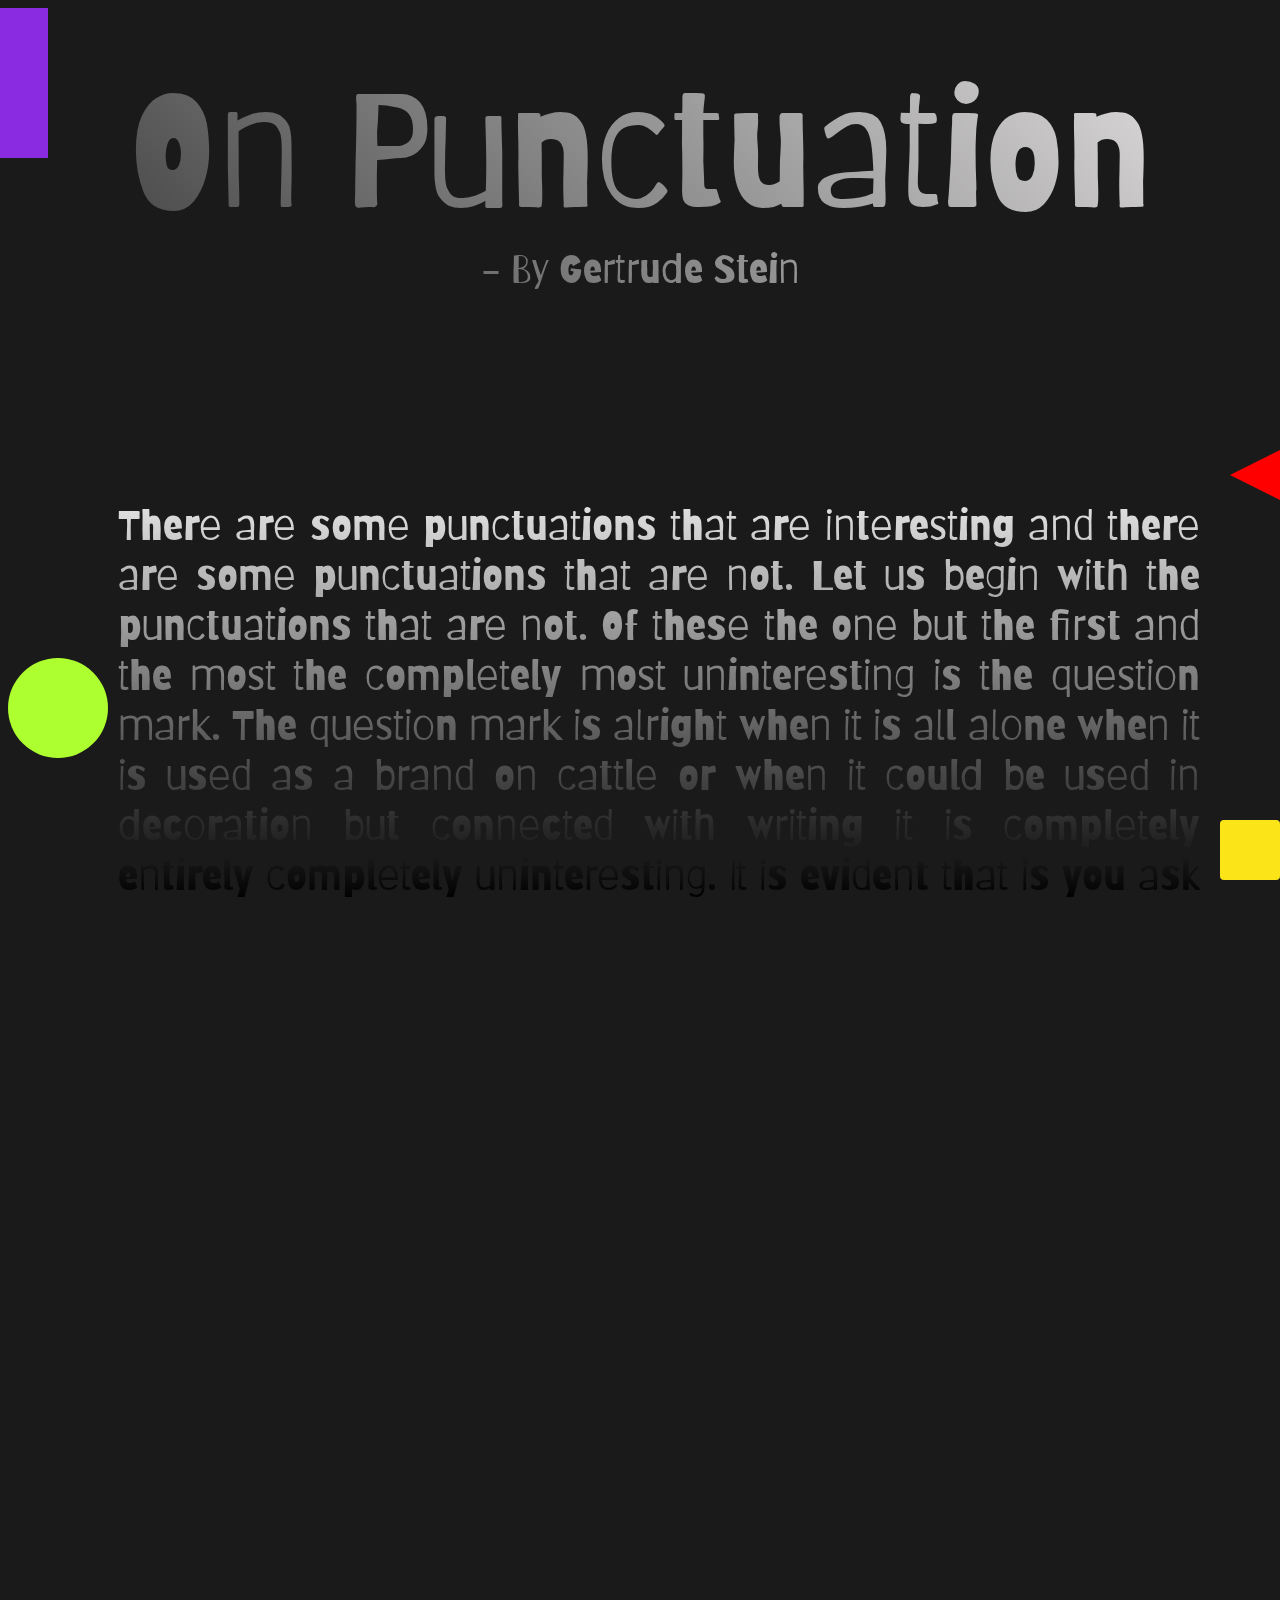
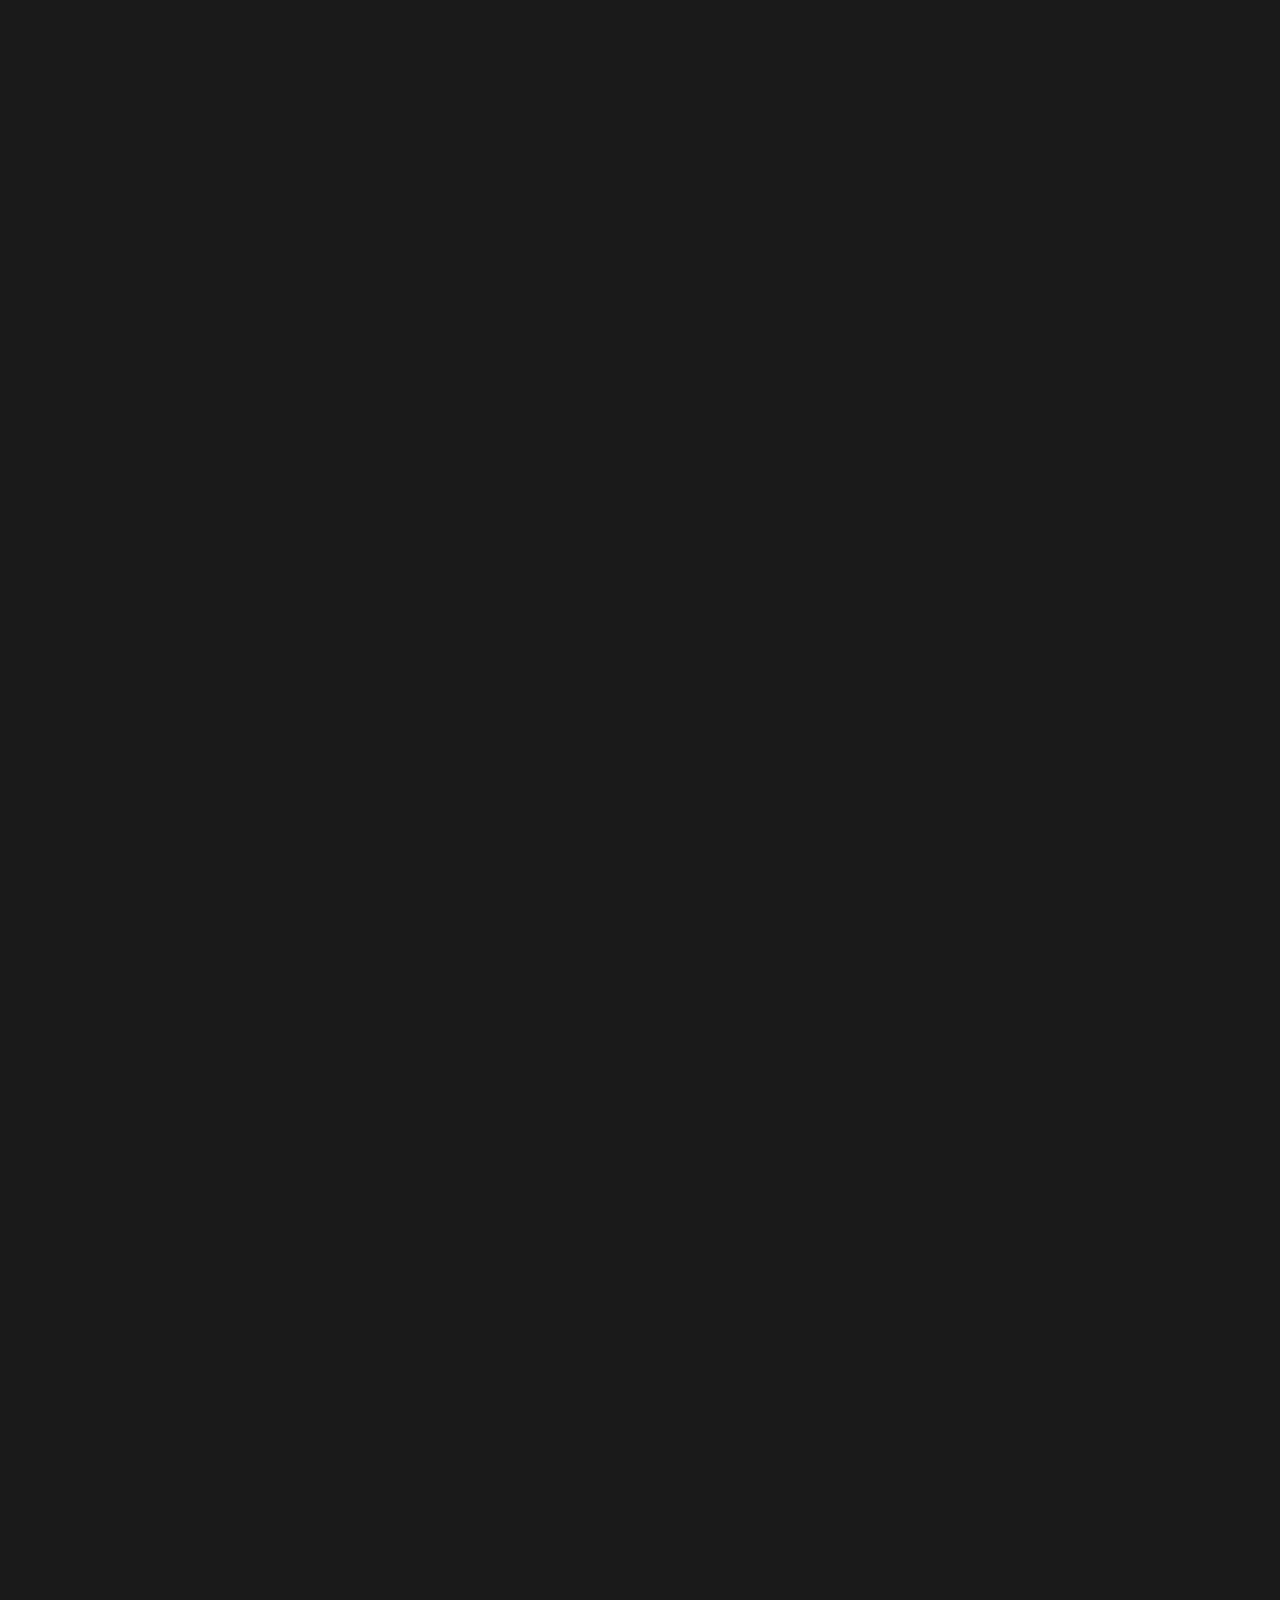
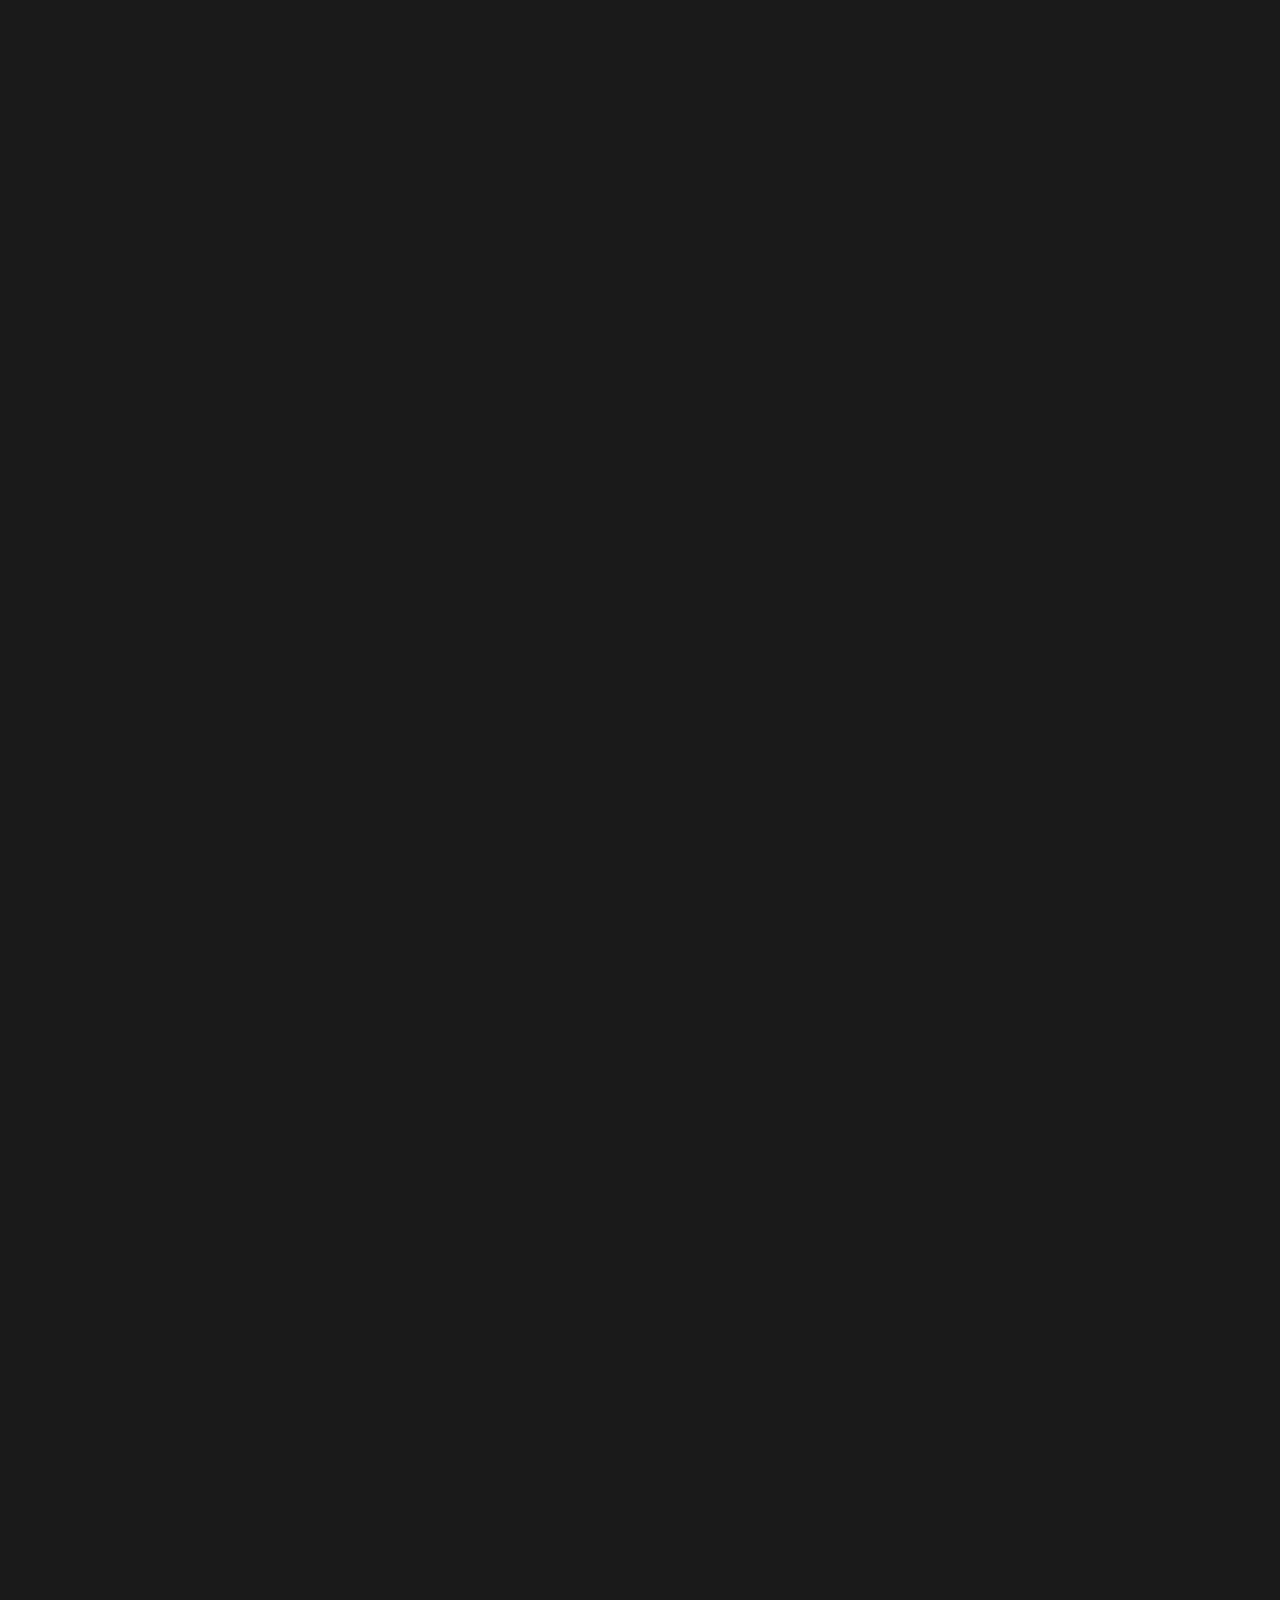
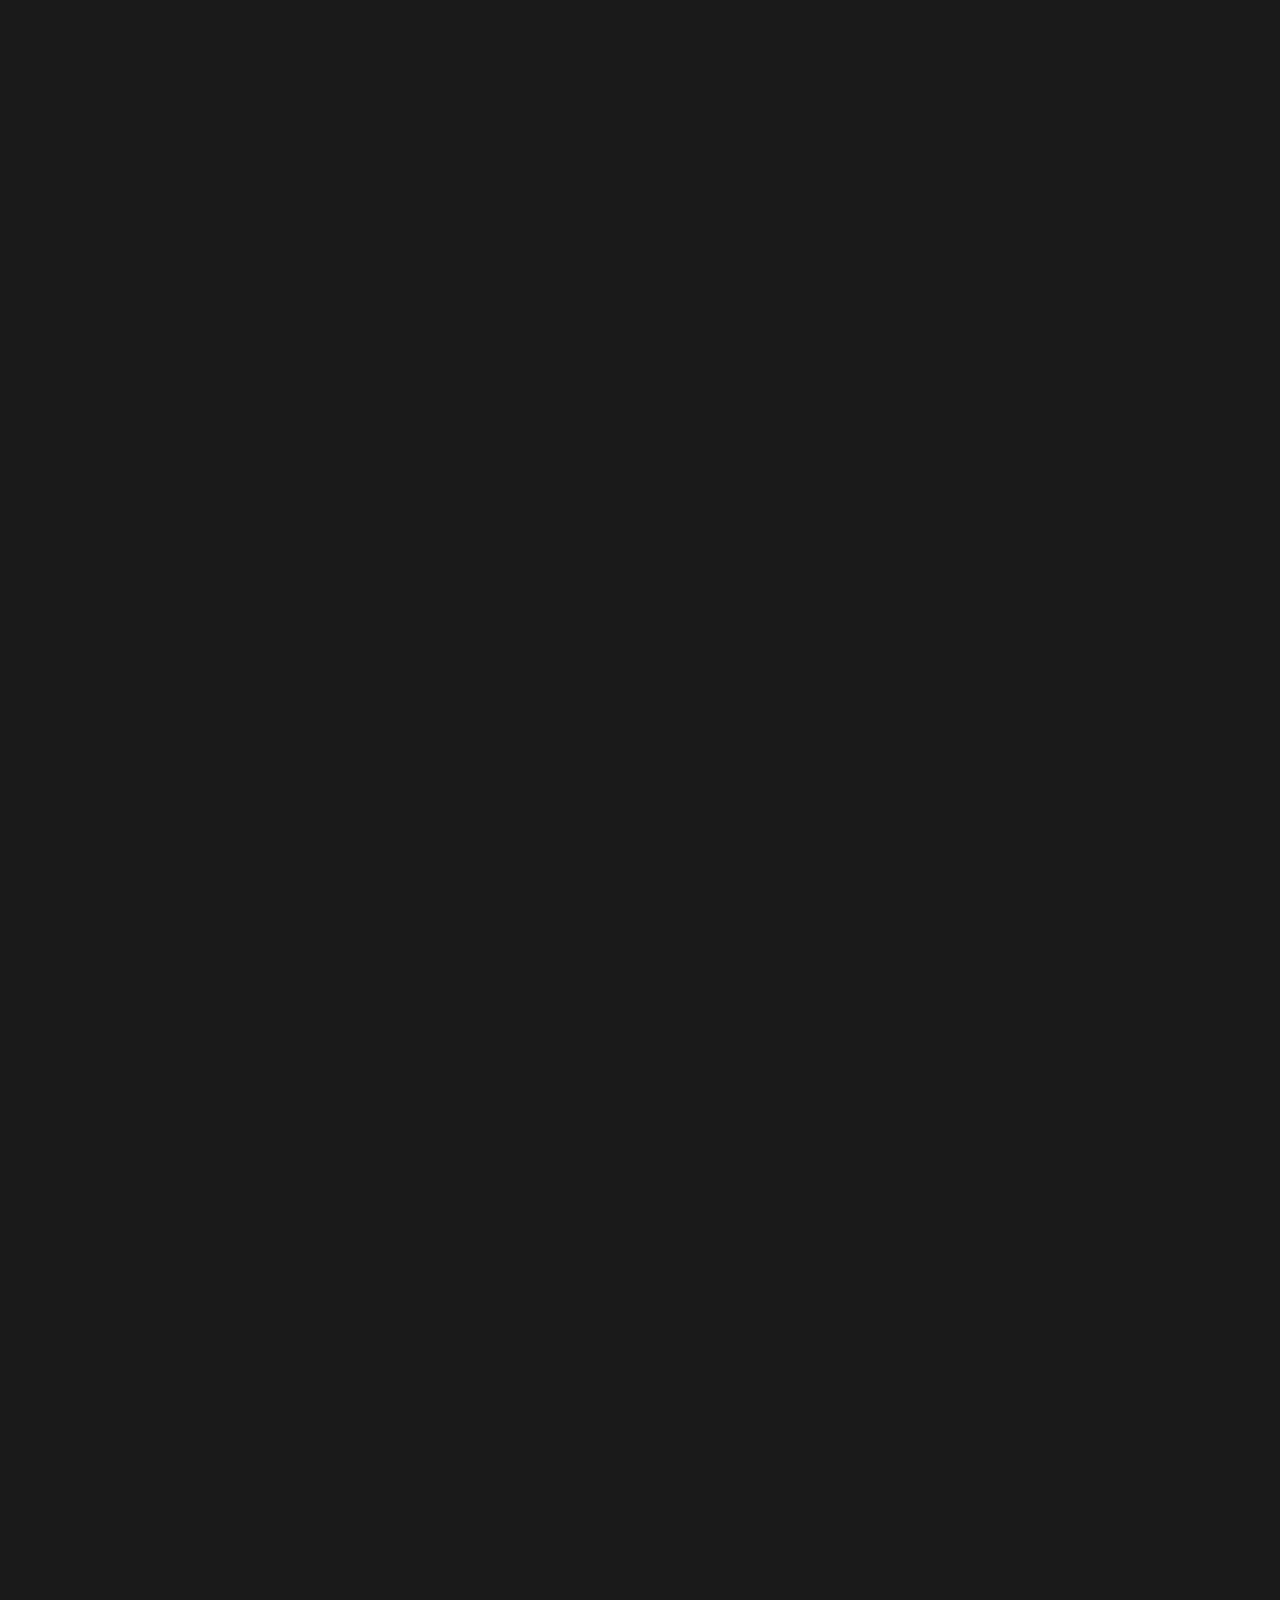
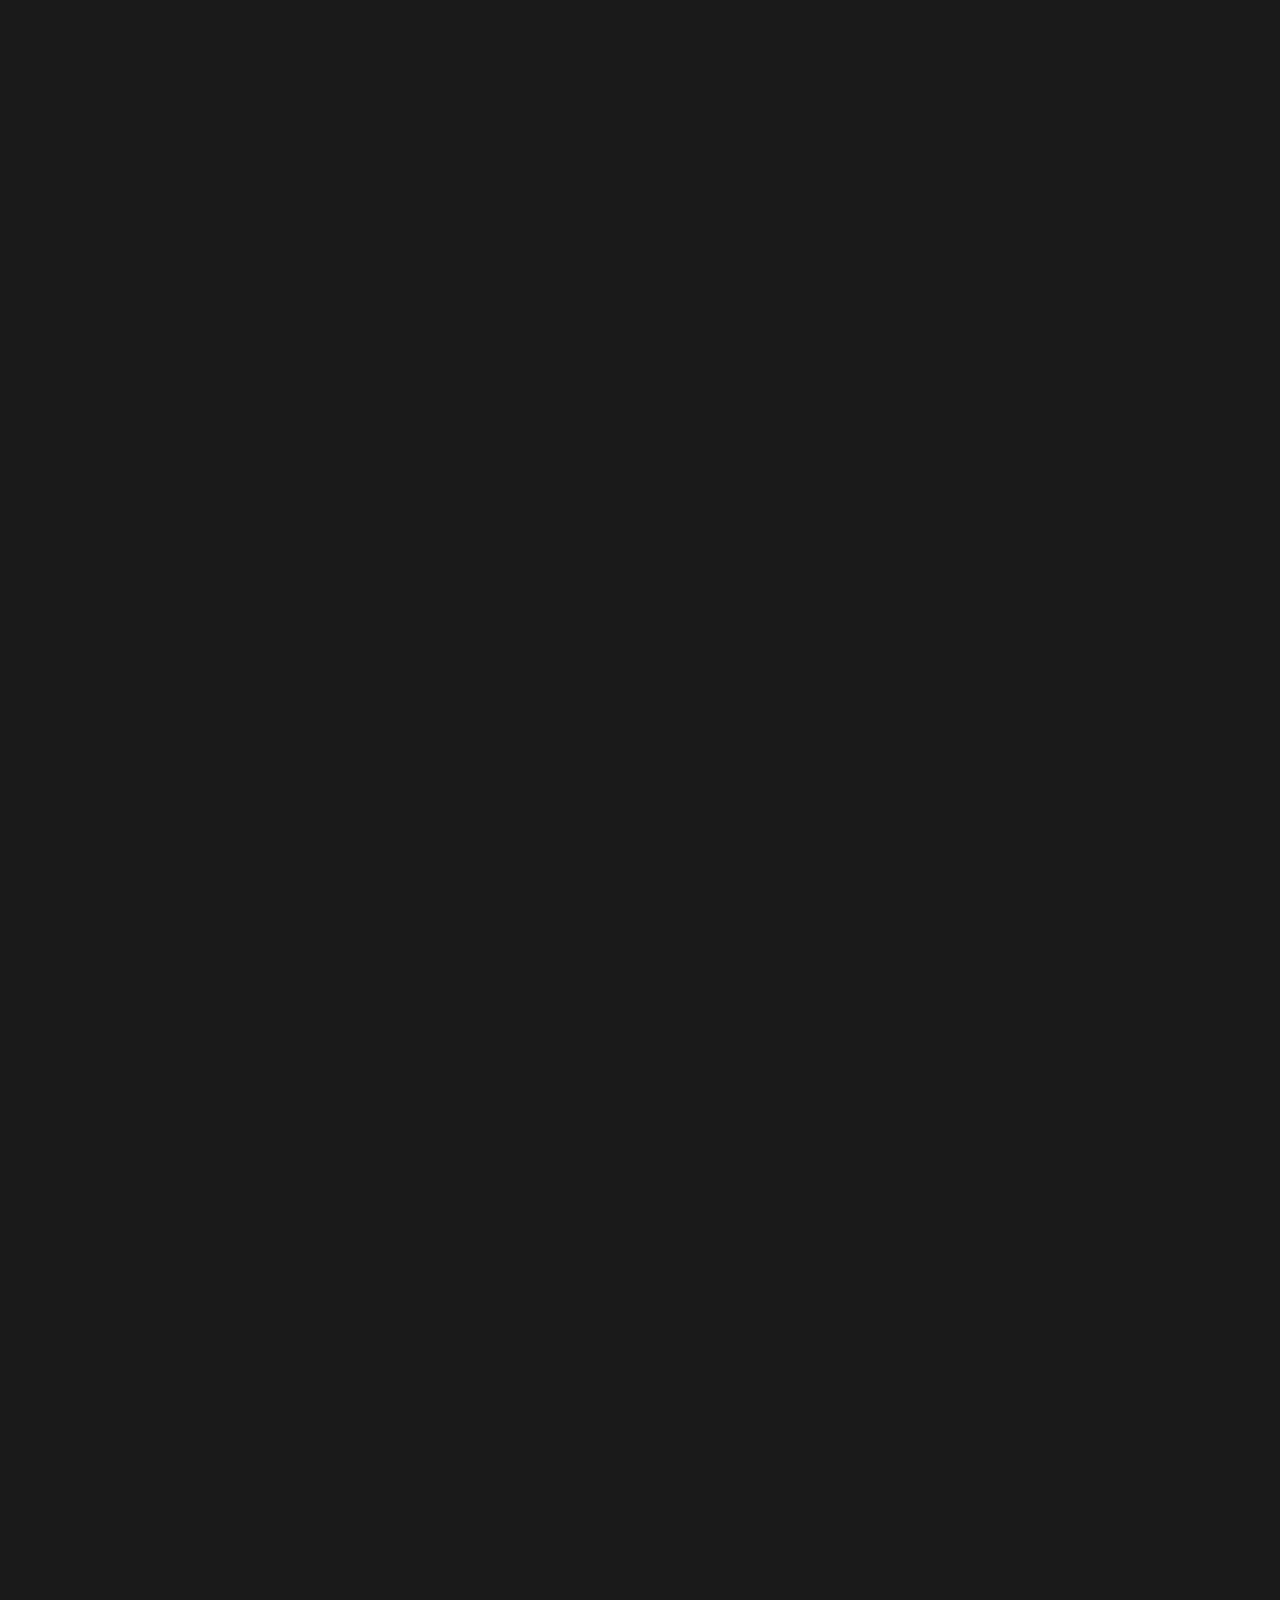
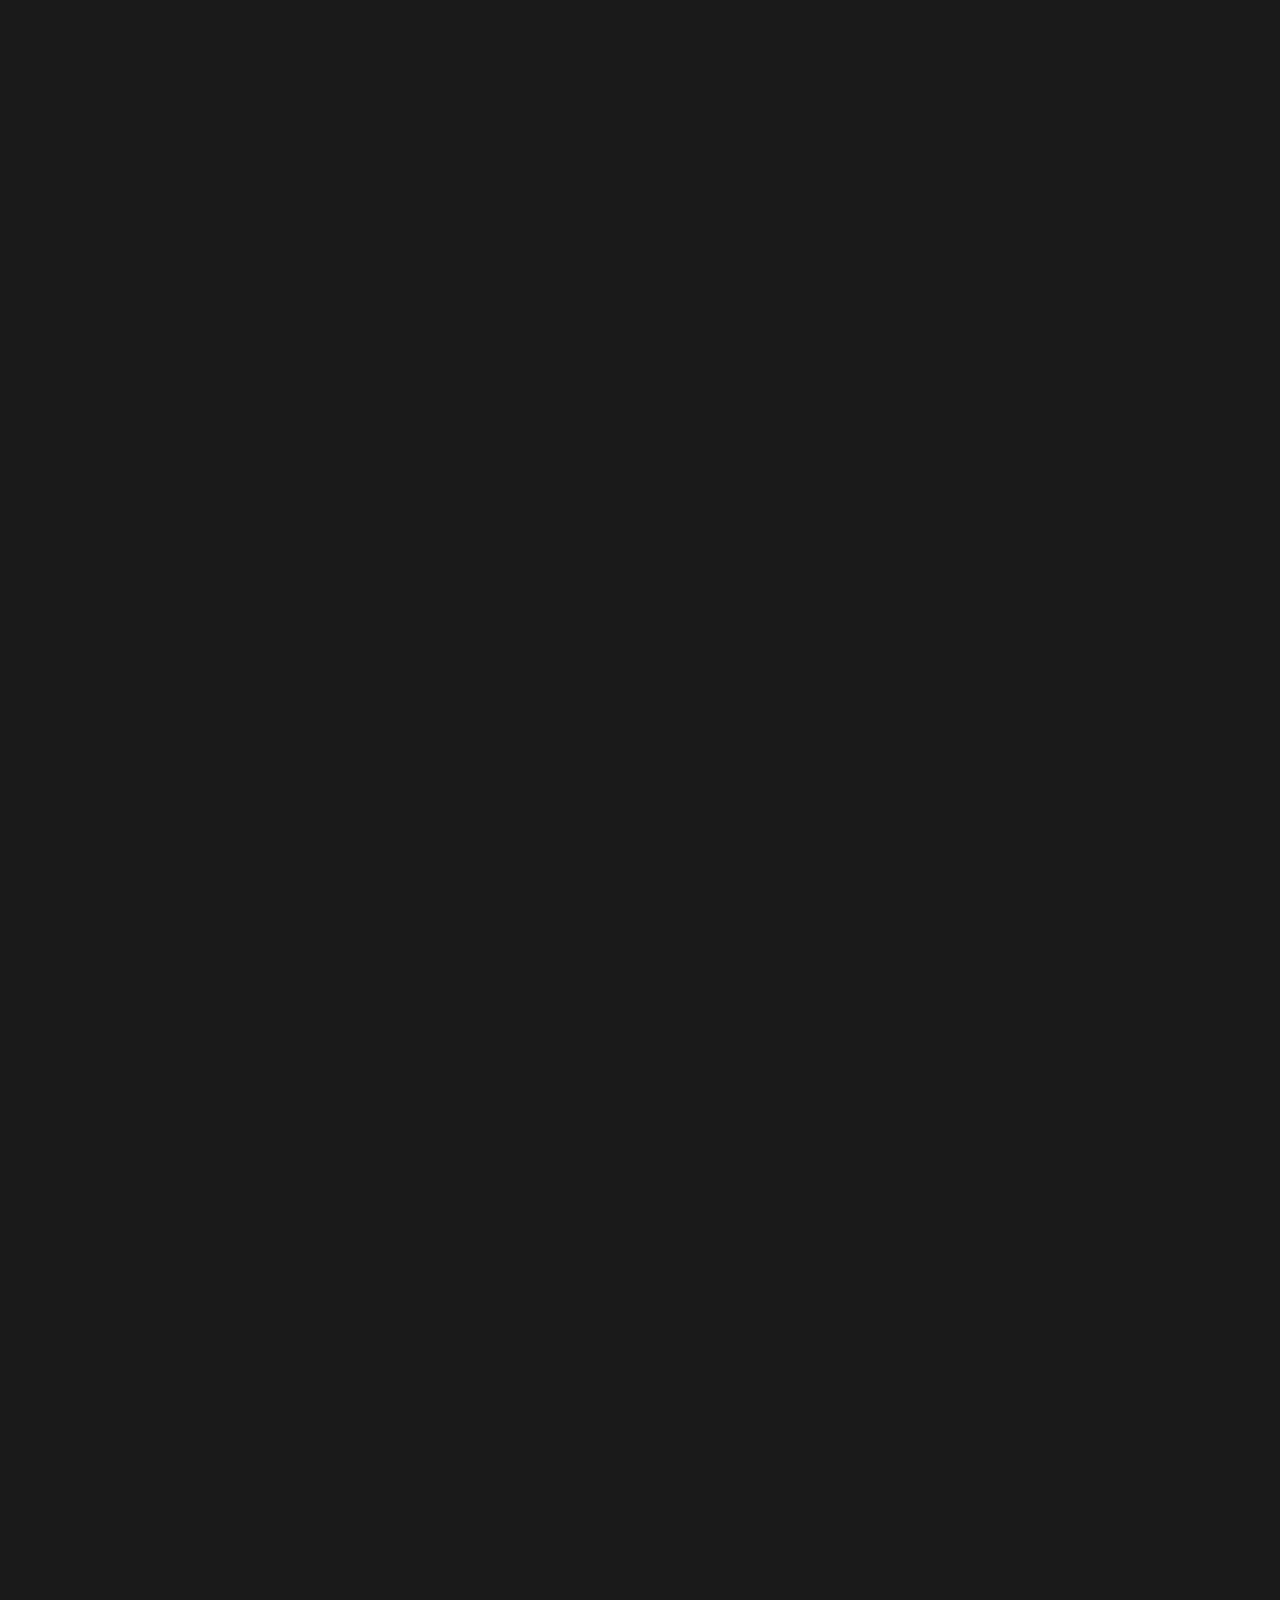
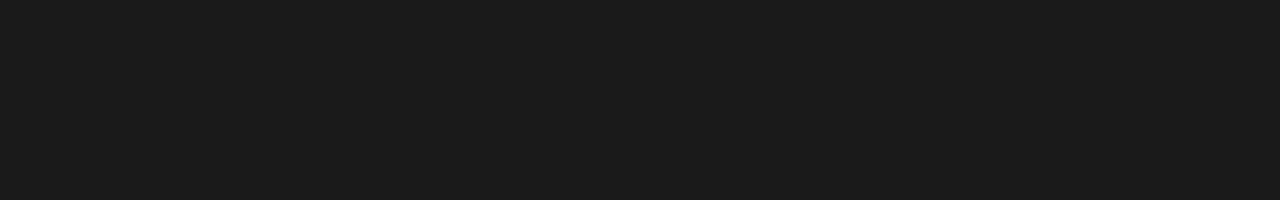
<file: index.html>
<html>
    <head>
        <title>
            On Punctuation
        </title>
        <link rel="stylesheet" href="style.css">
        <script src="javascript.js"></script>
    </head>

    <body>
        <div class="triangle-left" onclick="wheel();">
        <div class="hover1">  200</div>
        </div>


        <a href="#" class="hover2" id="circle" onclick="randomPick();"></a>
        <div class="dot" onclick="wheel2();">
        <span class="hover3" class="dot"> 400</span> </div>
    
        <div>
            <button onclick="topFunction()" id="myBtn" title="Go to top"> <div class="hover4"></div> </button>
        </div>

        <!-- <div class="choose" onclick="randomPick();"></div> -->
        <div class="heading">
            <div id="title">
                On Punctuation <br>
               <div style="font-size: 40px;"> - By Gertrude Stein</div> 
             </div>
        </div>
        
        <div id="textbox" style="top:100px">
            <section id="1-text">There are some punctuations that are interesting and there are some punctuations that are not. Let us begin with the punctuations that are not. Of these the one but the first and the most the completely most uninteresting is the question mark. The question mark is alright when it is all alone when it is used as a brand on cattle or when it could be used in decoration but connected with writing it is completely entirely completely uninteresting. It is evident that is you ask a question you ask a question but anybody who can read at all knows when a question is a question as it is written in writing. Therefore I ask you therefore wherefore should one use the question mark. Beside it does not in its form go with ordinary printing and so it pleases neither the eye nor the ear and it is therefore like a noun, just an unnecessary name of something. A question is a question, anybody can know that a question is a question and so why add to it the question mark when it is already there when the question is already there in the writing. Therefore I never could bring myself to use a question mark, I always found it positively revolting, and now very few do use it. Exclamation marks have the same difficulty and also quotation marks, they are unnecessary, they are ugly, they spoil the line of the writing or the printing and anyway what is the use, if you do not know that a question is a question what is the use of its being a question. The same thing is true of a quotation. When I first began writing I found it simply impossible to use question marks and quotation marks and exclamation points and now anybody sees it that way. Perhaps some day they will see it some other way but not at any rate anybody can and does see it that way.
            <br></section>

            <section id="2-text"> So there are the uninteresting things in punctuation uninteresting in a way that is perfectly obvious, and so we do not have to go any farther into that. There are besides dashes and dots, and these might be interesting spaces might be interesting. They might if one felt that way about them. 
            <br></section>
            <section id="3-text">
            One other little punctuation mark one can have feelings about and that is the apostrophe for possession. Well feel as you like about that, I can see and I do see that for many that for some the possessive case apostrophe has a gentle tender insinuation that makes it very difficult to definitely decide to do without it. One does do without it, I do, I mostly always do, but I cannot deny that from time to time I feel myself having regrets and from time to time I put it in to make the possessive case. I absolutely do not like it and leaving it out I feel no regret, there it is unnecessary and not ornamental but inside a word and its s well perhaps, perhaps it does appeal by its weakness to your weakness. At least at any rate from time to time I do find myself letting it alone if it has come in and sometimes it has come in. I cannot positively deny but that I do from time to time let it come in. 
            <br></section>
            <section id="4-text">
            So now to come to the real question of punctuation, periods, commas, colons,           semi-colons and capitals and small letters. 
            I have had a long and complicated life with all these. 
            Let us begin with these I use the least first and these are colons and semi-colons, one might add to these commas.
            <br></section>
            <section id="5-text"> When I first began writing, I felt that writing should go on, I still do feel that it should go on but when I first began writing I was completely possessed by the necessity that writing should go on and on and if writing should go on what had colons and commas to do with it, what had periods to do with it what had small letters and capitals to do with it to do with writing going on which was at that time the most profound need I had in connection with writing. What had colons and semi-colons to do with it what had commas to do with it what had periods to do with it.
            <br></section>
           <section id="6-text">  What had periods to do with it. Inevitably no matter how completely I had to have writing go on, physically one had to again and again stop sometime and if one had to again and again stop sometime and if one had to again and again stop some time then periods had to exist. Beside I had always like the look of periods and I liked what they did. Stopping sometime did not really keep one from going on, it was nothing that interfered, it was only something that happened, and as it happened as a perfectly natural happening, I did not believe in periods and I used them. I really never stopped using them.
            <br></section>
          <section id="7-text">Beside that periods might later come to have a life of their own to commence breaking up things in arbitrary ways, that has happened lately with me in a poem I have written called Winning His Way, later I will read you a little of it. By the time I had written this poem about three years ago periods had come to have for me completely a life of their own. They could begin to act as they thought best and one might interrupt one’s writing with them that is not really interrupt one’s writing with them but one could come to stop arbitrarily stop at times in one’s writing and so they could be used and you could use them Periods could come to exist in this way and they could come in this way to have a life of their own. They did not serve you in any servile way as commas and colons and semi-colons do. Yes you do feel what I mean.
            <br></section>
            <section id="8-text"> Periods have a life of their own a necessity of their own a feeling of their own a time of their own. And that feeling that life that necessity that time can express itself in an infinite variety that is the reason that I have always remained true to periods so much so that as I say recently I have felt that one could need them more than one had ever needed them.
            <br></section>
            <section id="9-text">You can see what an entirely different thing a period is from a comma, a colon or a semi-colon.
            There are two different way of thinking about colons and semicolons you can think of them as commas and as such they are purely servile or you can think of them as periods and then using them can make you feel adventurous I can see that one might feel about them as periods but I myself never have, I began unfortunately to feel them as a comma and commas are servile they have no life of their own they are dependent upon use and convenience and they are put there just for practical purposes. Semi-colons and colons had for me from the first completely this character the character that a comma has and not the character that a period has and therefore and definitely I have never used them. But now dimly and definitely I do see that they might well possibly they might have in them something of the character of the period and so it might have been an adventure to use them. I really do not think so. I think however lively they are or disguised they are they are definitely more comma than period and so really I cannot regret not having used them. They are more powerful more imposing more pretentious than a comma but they are a comma all the same. They really have within them deeply within them fundamentally within them the comma nature. And now what does a comma do and what has it to do and why do I feel as I do about them.
            <br></section>
            <section id="10-text">What does a comma do.
            <br>
            I have refused them so often and left them out so much and did without them so continually that I have come finally to be indifferent to them. I do not now care whether you put them in or not but for a long time I felt very definitely about them and would have nothing to do with them.
            <br></section>
            <section id="11-text"> As I say commas are servile and they have no life of their own, and their use is not a use, it is a way of replacing one’s own interest and I do decidedly like to like my own interest my own interest in what I am doing. A comma by helping you along holding your coat for you and putting on your shoes keeps you from living your life as actively as you should lead it and to me for many years and I still do feel that way about it only now I do not pay as much attention to them, the use of them was positively degrading. Let me tell you what I feel and what I mean and what I felt and what I meant.
            <br></section>
           <section id="12-text">
            When I was writing those long sentences of The Making of Americans, verbs active present verbs with long dependent adverbial clauses became a passion with me. I have told you that I recognize verbs and adverbs aided by prepositions and conjunctions with pronouns as possessing the whole of the active life of writing. 
            <br>
           </section>
           <section id="13-text">Complications make eventually for simplicity and therefore I have always liked dependent adverbial clauses. I have like dependent adverbial clauses because of their variety of dependence and independence. You can see how loving the intensity of complication of these things that commas would be degrading. Why if you want the pleasure of concentrating on the final simplicity of excessive complication would you want any artificial aid to bring about that simplicity. Do you see now why I feel about that simplicity. Do you see now why I feel about the comma as I did and as I do.
            <br></section>
            <section id="14-text">Think about anything you really like to do and you will see what I mean.
            <br>
            When it gets really difficult you want to disentangle rather than to cut the knot, at least of anybody feels who is working with any thread, so anybody feels who is working with any tool so anybody feels who is writing any sentence or reading it after it has been written. And what does a comma do, a comma does nothing but make easy a thing that if you like it enough is easy enough without the comma. A long complicated sentence should force itself upon you, make you know yourself knowing it and the comma, well at the most a comma is a poor period that lets you stop and take a breath but if you want to take a breath you ought to know yourself that you want to take a breath. It is not like stopping altogether has something to do with going on, but taking a breath well you are always taking a breath and why emphasize one breath rather than another breath. Anyway that is the way I felt about it and I felt that about it very very strongly. And so I almost never used a comma. The longer, the more complicated the sentence the greater the number of the same kinds of words I had following one after another, the more the very more I had of them the more I felt the passionate need of their taking care of themselves by themselves and not helping them, and thereby enfeebling them by putting in a comma.
            <br></section>
            <section id="15-text"> So that is the way I felt about punctuation in prose, in poetry it is a little different but more so and later I will go into that. But that is the way I felt about punctuation in prose.
            </section>
            <br>
            <section id="name"> Virajini Sanghai
            </section>
           

        </div>
       
    </body>
</html>
</file>
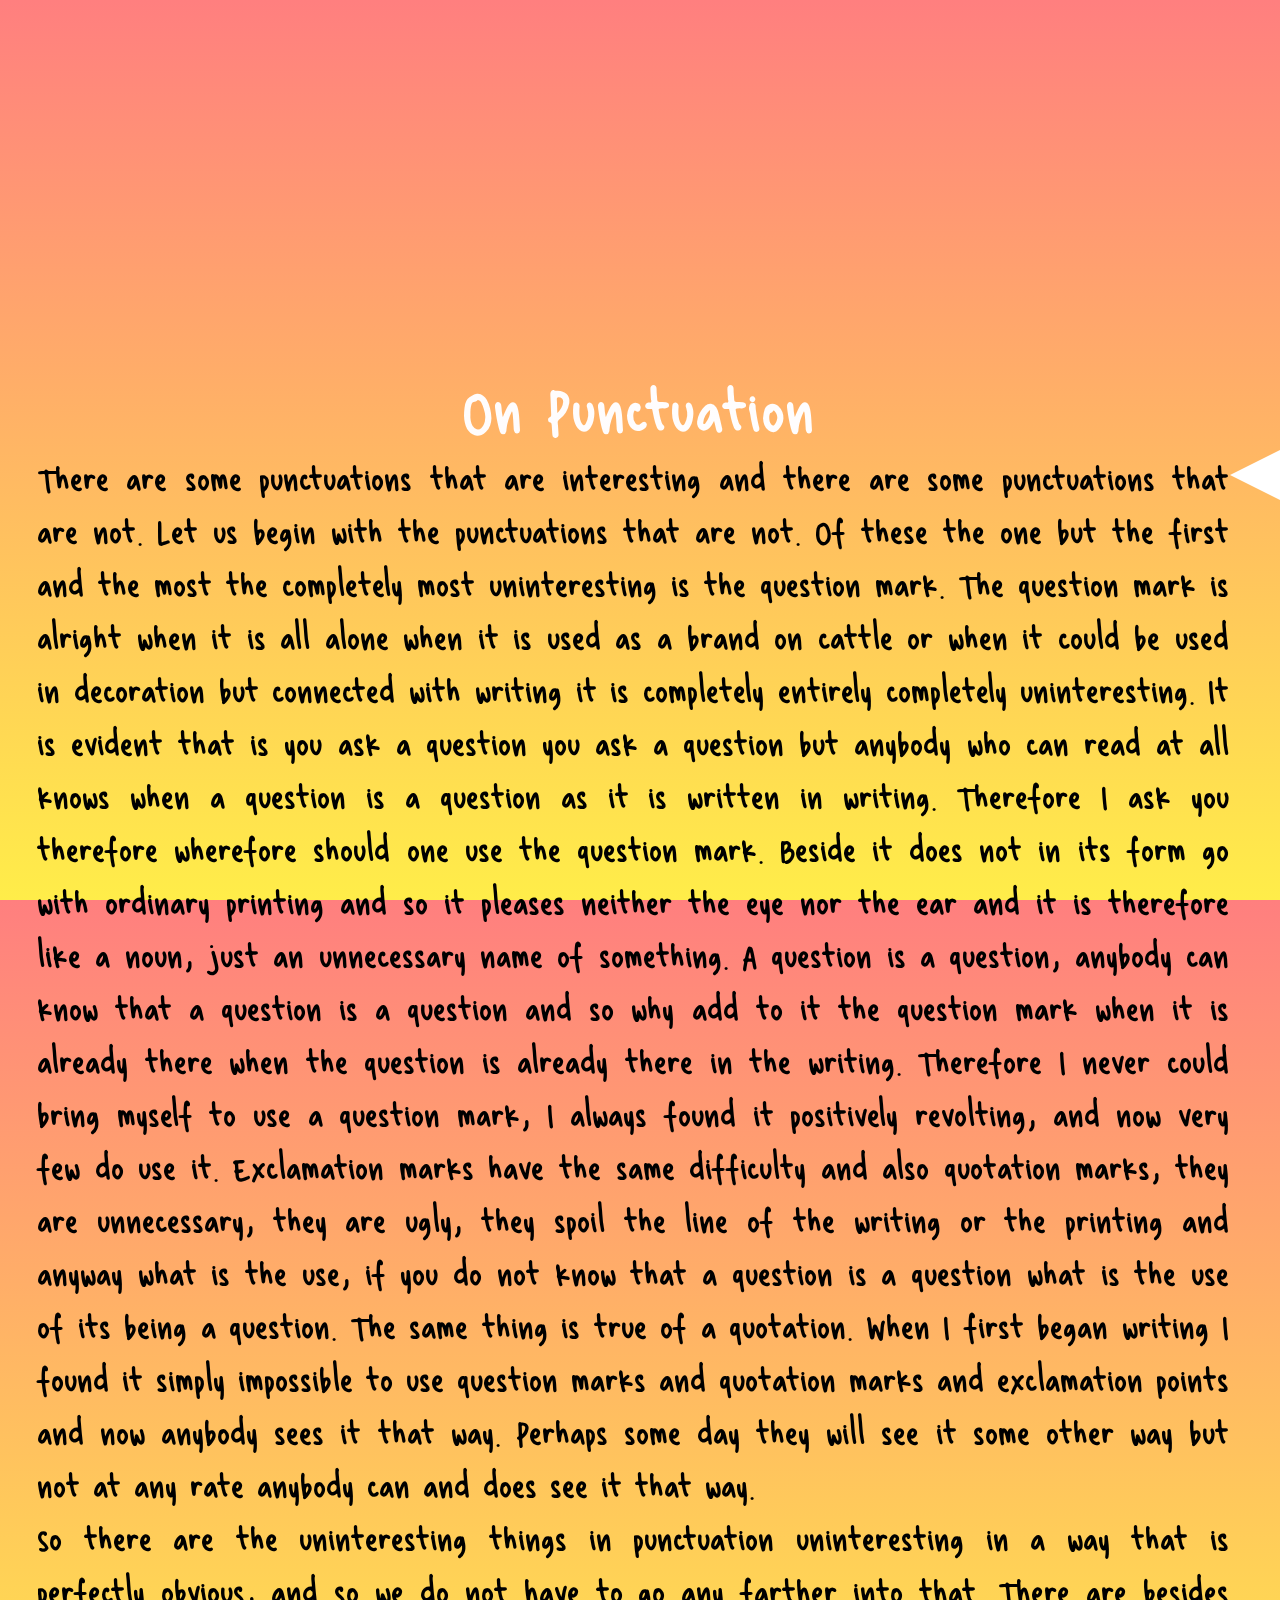
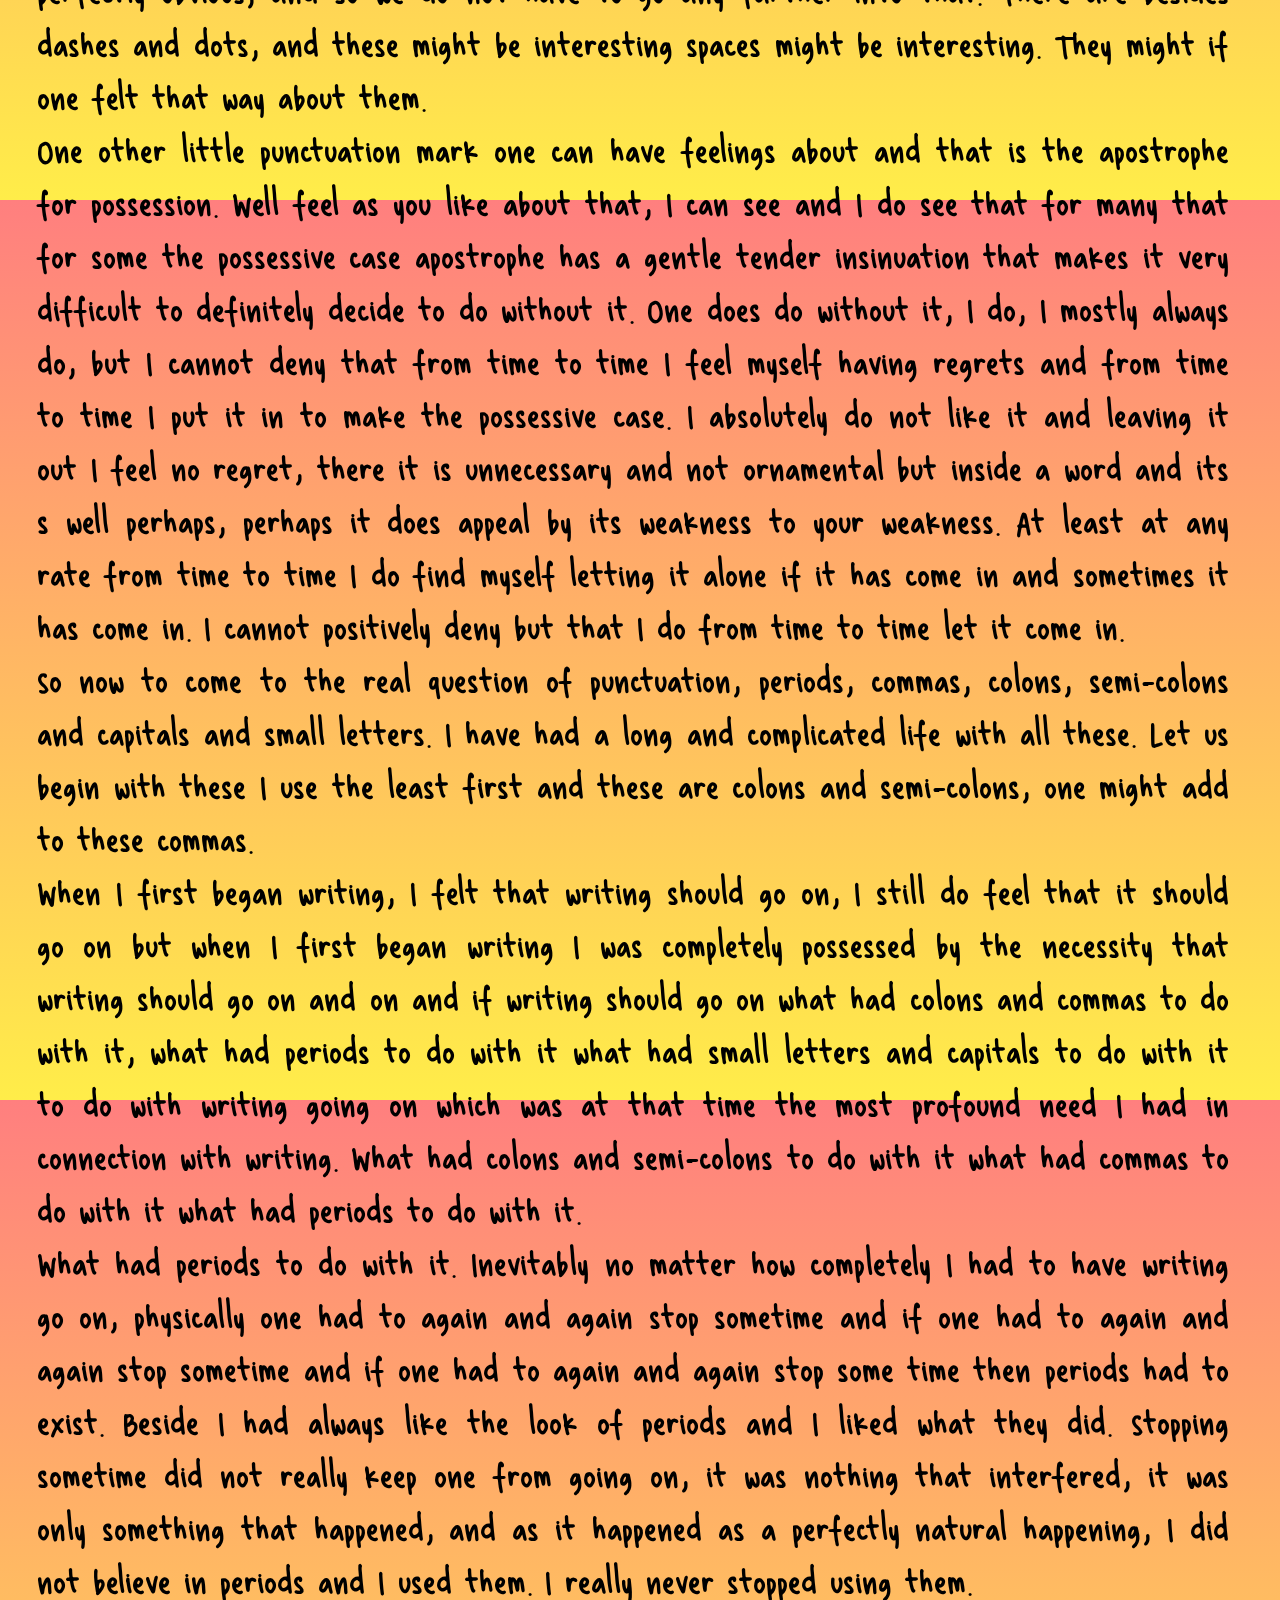
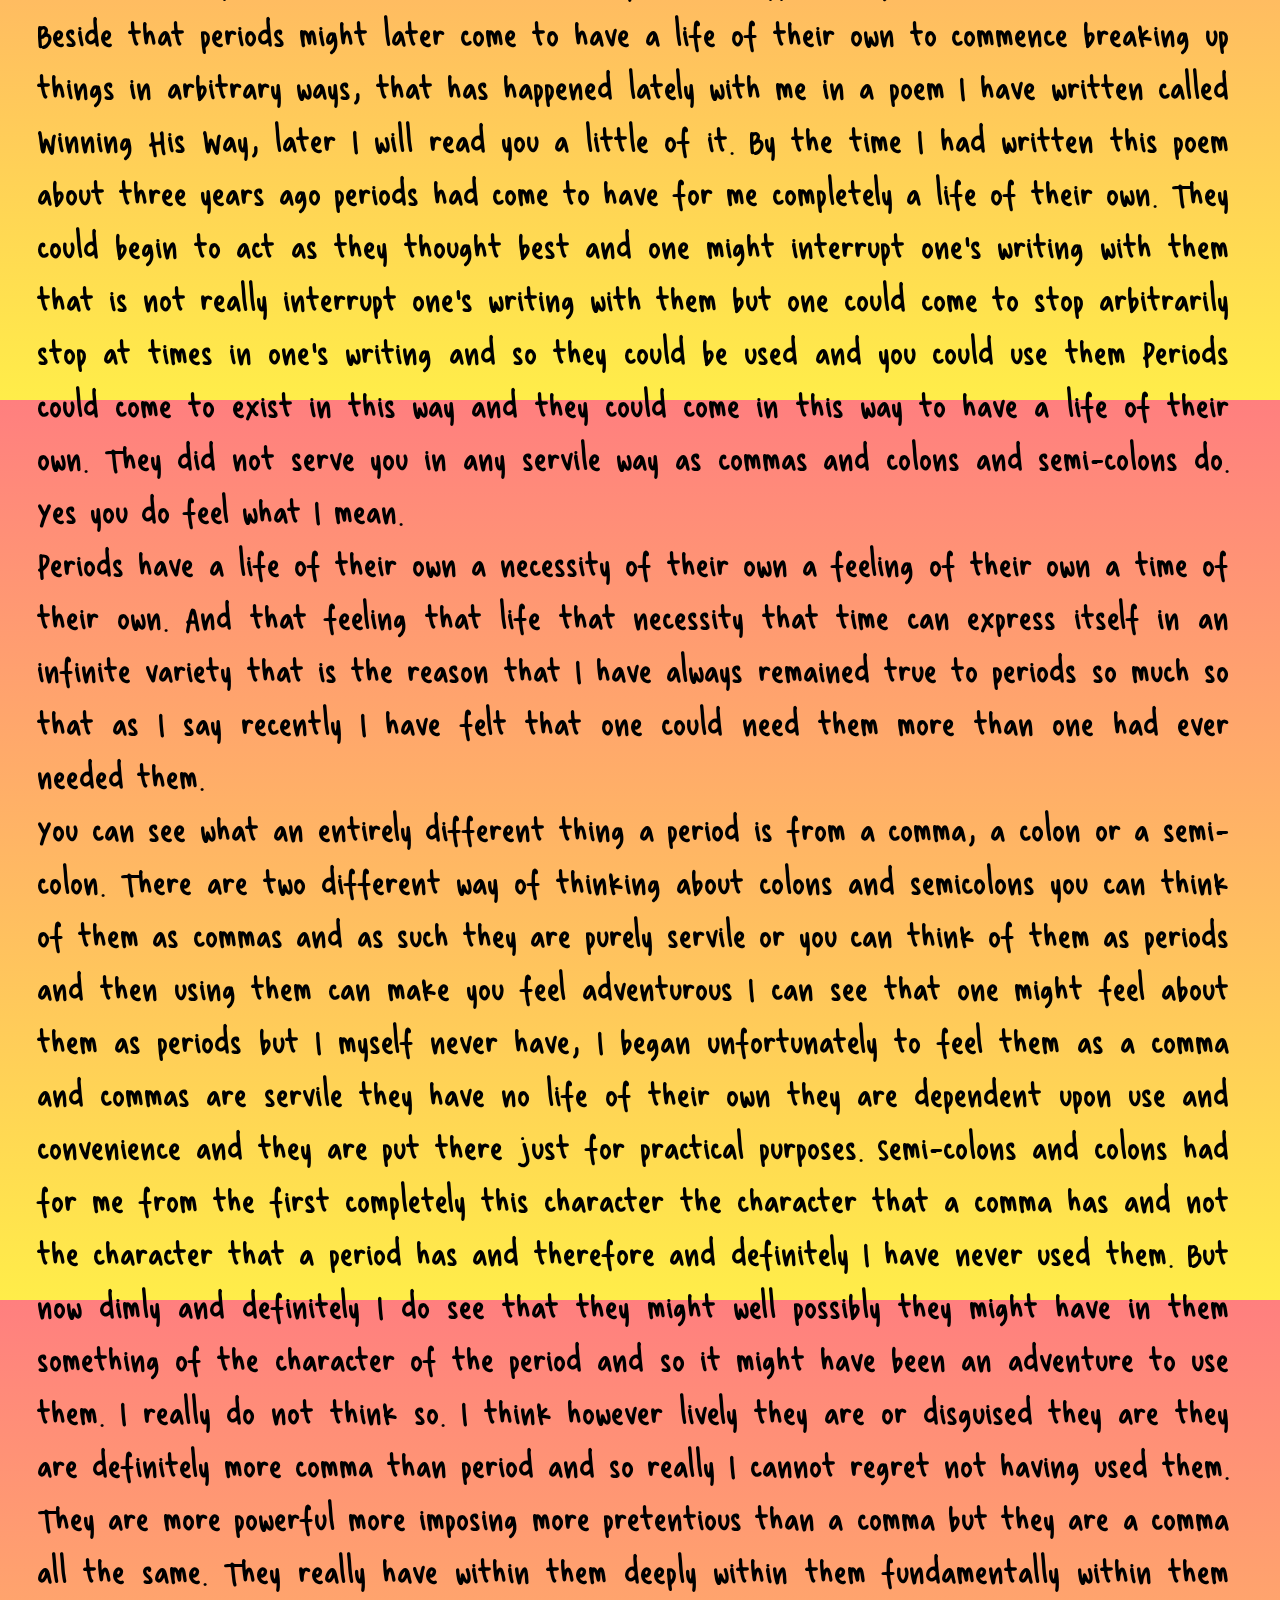
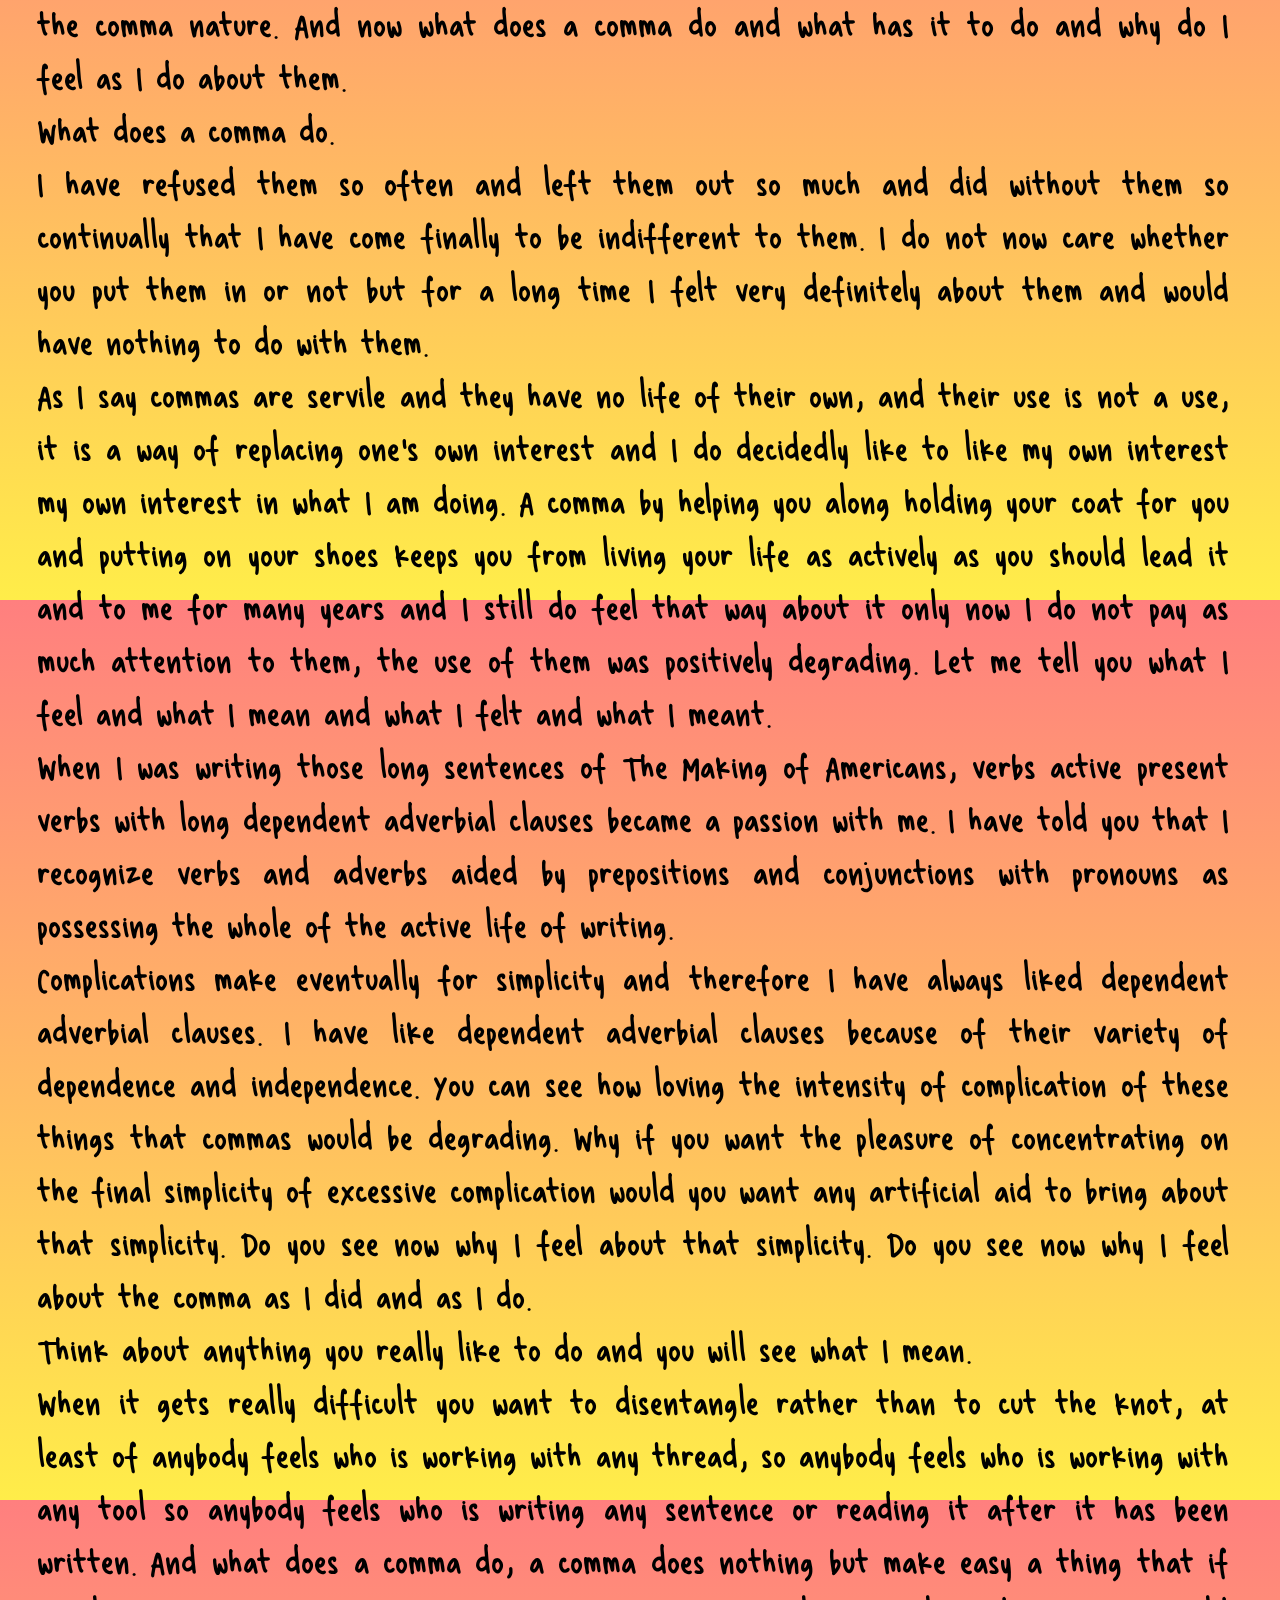
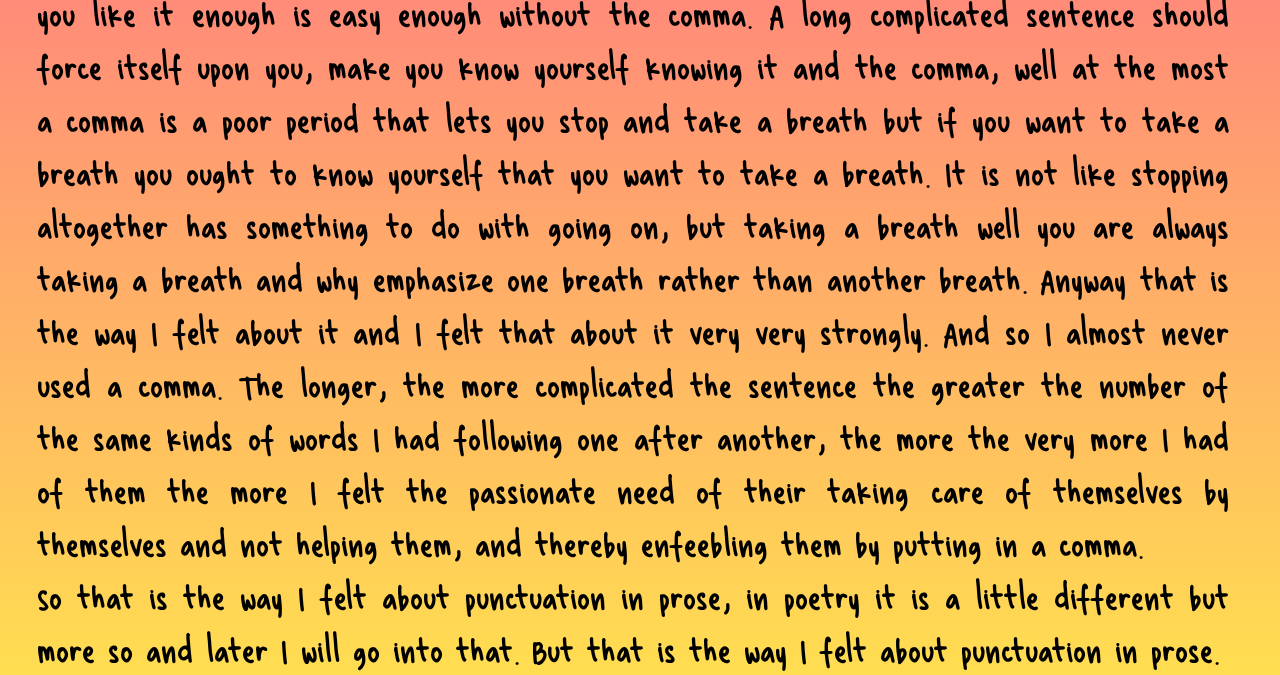
<file: index2.html>
<html>
    <head>
        <title>
            On Punctuation
        </title>
        <link rel="stylesheet" href="style2.css">
        <script src="javascript2.js"></script>
    </head>

    <body>
        <div class="triangle-left" onclick="wheel()"></div>
        <div id="title">
           On Punctuation
        </div>
        
        <div id="textbox" style="top:100px">
            <section id="1-text">There are some punctuations that are interesting and there are some punctuations that are not. Let us begin with the punctuations that are not. Of these the one but the first and the most the completely most uninteresting is the question mark. The question mark is alright when it is all alone when it is used as a brand on cattle or when it could be used in decoration but connected with writing it is completely entirely completely uninteresting. It is evident that is you ask a question you ask a question but anybody who can read at all knows when a question is a question as it is written in writing. Therefore I ask you therefore wherefore should one use the question mark. Beside it does not in its form go with ordinary printing and so it pleases neither the eye nor the ear and it is therefore like a noun, just an unnecessary name of something. A question is a question, anybody can know that a question is a question and so why add to it the question mark when it is already there when the question is already there in the writing. Therefore I never could bring myself to use a question mark, I always found it positively revolting, and now very few do use it. Exclamation marks have the same difficulty and also quotation marks, they are unnecessary, they are ugly, they spoil the line of the writing or the printing and anyway what is the use, if you do not know that a question is a question what is the use of its being a question. The same thing is true of a quotation. When I first began writing I found it simply impossible to use question marks and quotation marks and exclamation points and now anybody sees it that way. Perhaps some day they will see it some other way but not at any rate anybody can and does see it that way.
            <br></section>

            <section id="2-text"> So there are the uninteresting things in punctuation uninteresting in a way that is perfectly obvious, and so we do not have to go any farther into that. There are besides dashes and dots, and these might be interesting spaces might be interesting. They might if one felt that way about them. 
            <br></section>
            <section id="3-text">
            One other little punctuation mark one can have feelings about and that is the apostrophe for possession. Well feel as you like about that, I can see and I do see that for many that for some the possessive case apostrophe has a gentle tender insinuation that makes it very difficult to definitely decide to do without it. One does do without it, I do, I mostly always do, but I cannot deny that from time to time I feel myself having regrets and from time to time I put it in to make the possessive case. I absolutely do not like it and leaving it out I feel no regret, there it is unnecessary and not ornamental but inside a word and its s well perhaps, perhaps it does appeal by its weakness to your weakness. At least at any rate from time to time I do find myself letting it alone if it has come in and sometimes it has come in. I cannot positively deny but that I do from time to time let it come in. 
            <br></section>
            <section id="4-text">
            So now to come to the real question of punctuation, periods, commas, colons,           semi-colons and capitals and small letters. 
            I have had a long and complicated life with all these. 
            Let us begin with these I use the least first and these are colons and semi-colons, one might add to these commas.
            <br></section>
            <section id="5-text"> When I first began writing, I felt that writing should go on, I still do feel that it should go on but when I first began writing I was completely possessed by the necessity that writing should go on and on and if writing should go on what had colons and commas to do with it, what had periods to do with it what had small letters and capitals to do with it to do with writing going on which was at that time the most profound need I had in connection with writing. What had colons and semi-colons to do with it what had commas to do with it what had periods to do with it.
            <br></section>
           <section id="6-text">  What had periods to do with it. Inevitably no matter how completely I had to have writing go on, physically one had to again and again stop sometime and if one had to again and again stop sometime and if one had to again and again stop some time then periods had to exist. Beside I had always like the look of periods and I liked what they did. Stopping sometime did not really keep one from going on, it was nothing that interfered, it was only something that happened, and as it happened as a perfectly natural happening, I did not believe in periods and I used them. I really never stopped using them.
            <br></section>
          <section id="7-text">Beside that periods might later come to have a life of their own to commence breaking up things in arbitrary ways, that has happened lately with me in a poem I have written called Winning His Way, later I will read you a little of it. By the time I had written this poem about three years ago periods had come to have for me completely a life of their own. They could begin to act as they thought best and one might interrupt one’s writing with them that is not really interrupt one’s writing with them but one could come to stop arbitrarily stop at times in one’s writing and so they could be used and you could use them Periods could come to exist in this way and they could come in this way to have a life of their own. They did not serve you in any servile way as commas and colons and semi-colons do. Yes you do feel what I mean.
            <br></section>
            <section id="8-text"> Periods have a life of their own a necessity of their own a feeling of their own a time of their own. And that feeling that life that necessity that time can express itself in an infinite variety that is the reason that I have always remained true to periods so much so that as I say recently I have felt that one could need them more than one had ever needed them.
            <br></section>
            <section id="9-text">You can see what an entirely different thing a period is from a comma, a colon or a semi-colon.
            There are two different way of thinking about colons and semicolons you can think of them as commas and as such they are purely servile or you can think of them as periods and then using them can make you feel adventurous I can see that one might feel about them as periods but I myself never have, I began unfortunately to feel them as a comma and commas are servile they have no life of their own they are dependent upon use and convenience and they are put there just for practical purposes. Semi-colons and colons had for me from the first completely this character the character that a comma has and not the character that a period has and therefore and definitely I have never used them. But now dimly and definitely I do see that they might well possibly they might have in them something of the character of the period and so it might have been an adventure to use them. I really do not think so. I think however lively they are or disguised they are they are definitely more comma than period and so really I cannot regret not having used them. They are more powerful more imposing more pretentious than a comma but they are a comma all the same. They really have within them deeply within them fundamentally within them the comma nature. And now what does a comma do and what has it to do and why do I feel as I do about them.
            <br></section>
            <section id="10-text">What does a comma do.
            <br>
            I have refused them so often and left them out so much and did without them so continually that I have come finally to be indifferent to them. I do not now care whether you put them in or not but for a long time I felt very definitely about them and would have nothing to do with them.
            <br></section>
            <section id="11-text"> As I say commas are servile and they have no life of their own, and their use is not a use, it is a way of replacing one’s own interest and I do decidedly like to like my own interest my own interest in what I am doing. A comma by helping you along holding your coat for you and putting on your shoes keeps you from living your life as actively as you should lead it and to me for many years and I still do feel that way about it only now I do not pay as much attention to them, the use of them was positively degrading. Let me tell you what I feel and what I mean and what I felt and what I meant.
            <br></section>
           <section id="12-text">
            When I was writing those long sentences of The Making of Americans, verbs active present verbs with long dependent adverbial clauses became a passion with me. I have told you that I recognize verbs and adverbs aided by prepositions and conjunctions with pronouns as possessing the whole of the active life of writing. 
            <br>
           </section>
           <section id="13-text">Complications make eventually for simplicity and therefore I have always liked dependent adverbial clauses. I have like dependent adverbial clauses because of their variety of dependence and independence. You can see how loving the intensity of complication of these things that commas would be degrading. Why if you want the pleasure of concentrating on the final simplicity of excessive complication would you want any artificial aid to bring about that simplicity. Do you see now why I feel about that simplicity. Do you see now why I feel about the comma as I did and as I do.
            <br></section>
            <section id="14-text">Think about anything you really like to do and you will see what I mean.
            <br>
            When it gets really difficult you want to disentangle rather than to cut the knot, at least of anybody feels who is working with any thread, so anybody feels who is working with any tool so anybody feels who is writing any sentence or reading it after it has been written. And what does a comma do, a comma does nothing but make easy a thing that if you like it enough is easy enough without the comma. A long complicated sentence should force itself upon you, make you know yourself knowing it and the comma, well at the most a comma is a poor period that lets you stop and take a breath but if you want to take a breath you ought to know yourself that you want to take a breath. It is not like stopping altogether has something to do with going on, but taking a breath well you are always taking a breath and why emphasize one breath rather than another breath. Anyway that is the way I felt about it and I felt that about it very very strongly. And so I almost never used a comma. The longer, the more complicated the sentence the greater the number of the same kinds of words I had following one after another, the more the very more I had of them the more I felt the passionate need of their taking care of themselves by themselves and not helping them, and thereby enfeebling them by putting in a comma.
            <br></section>
            <section id="15-text"> So that is the way I felt about punctuation in prose, in poetry it is a little different but more so and later I will go into that. But that is the way I felt about punctuation in prose.
            </section>
           

        </div>
       
    </body>
</html>
</file>
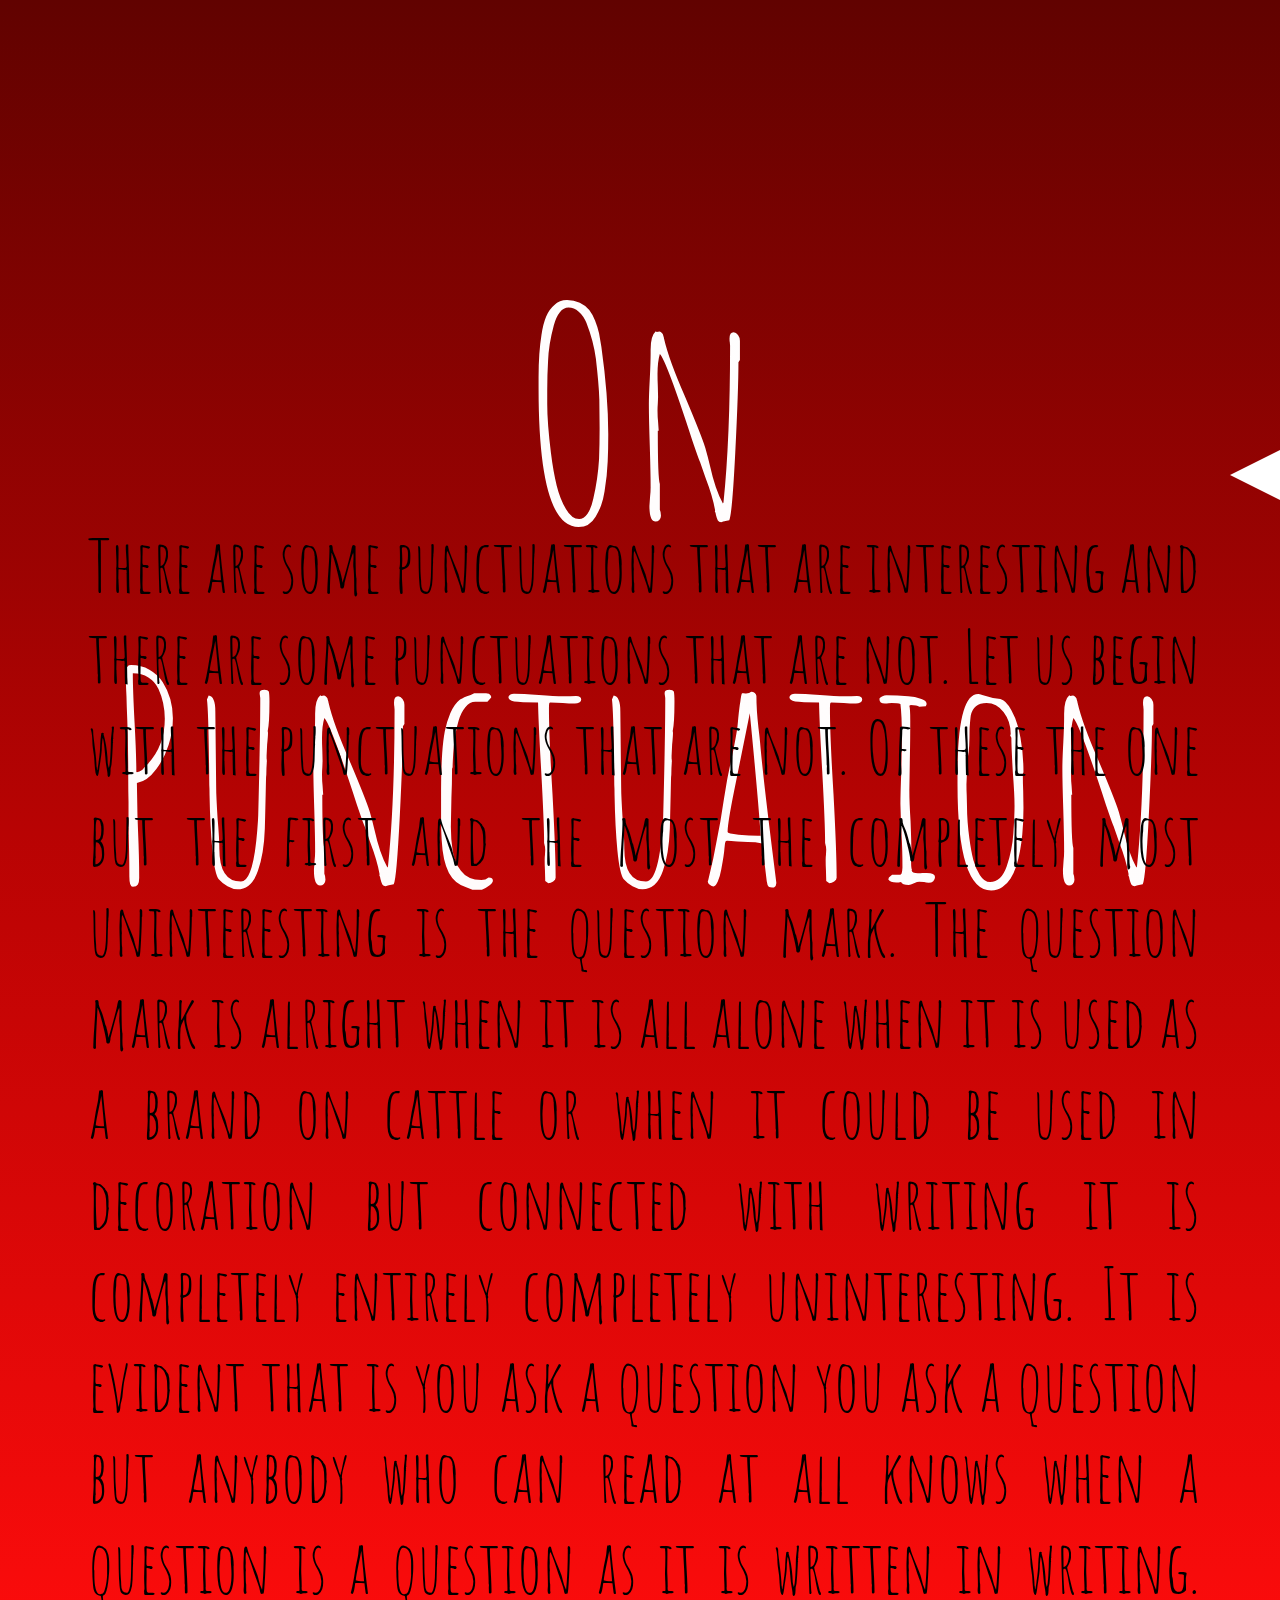
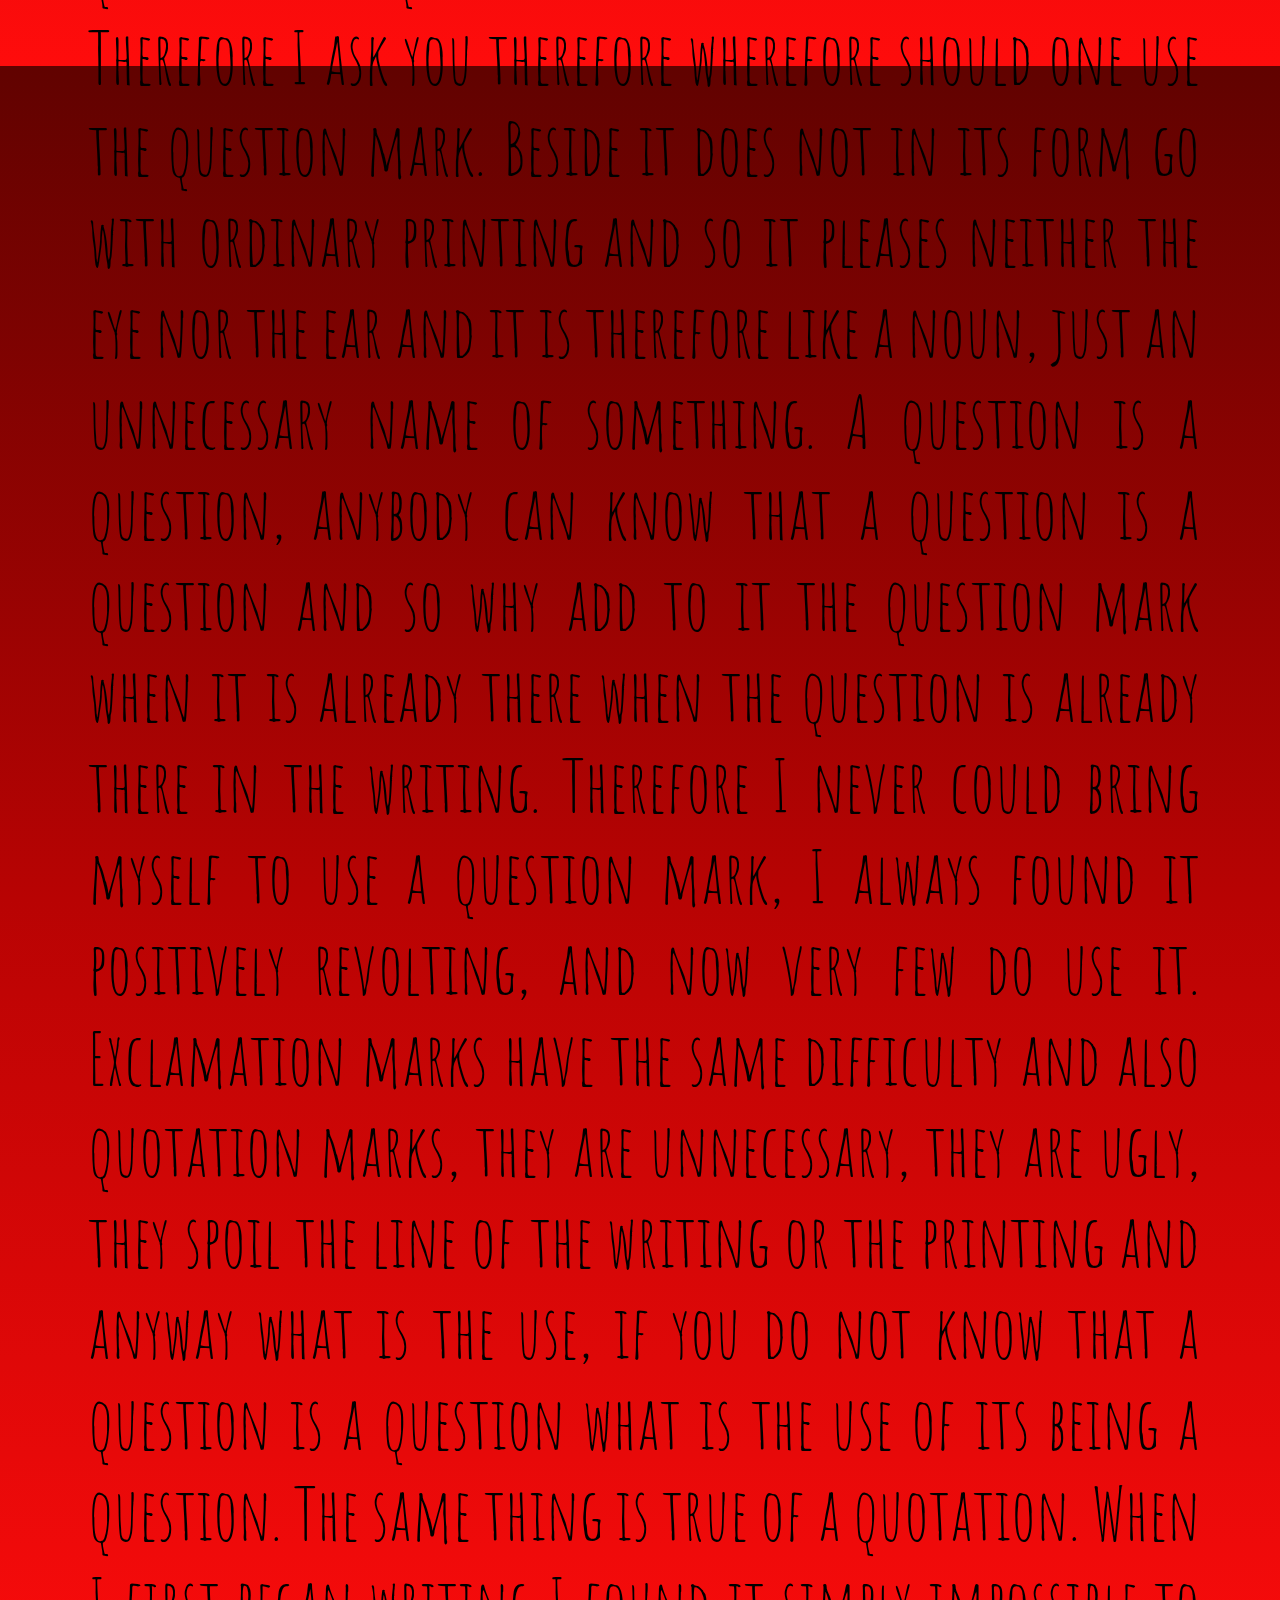
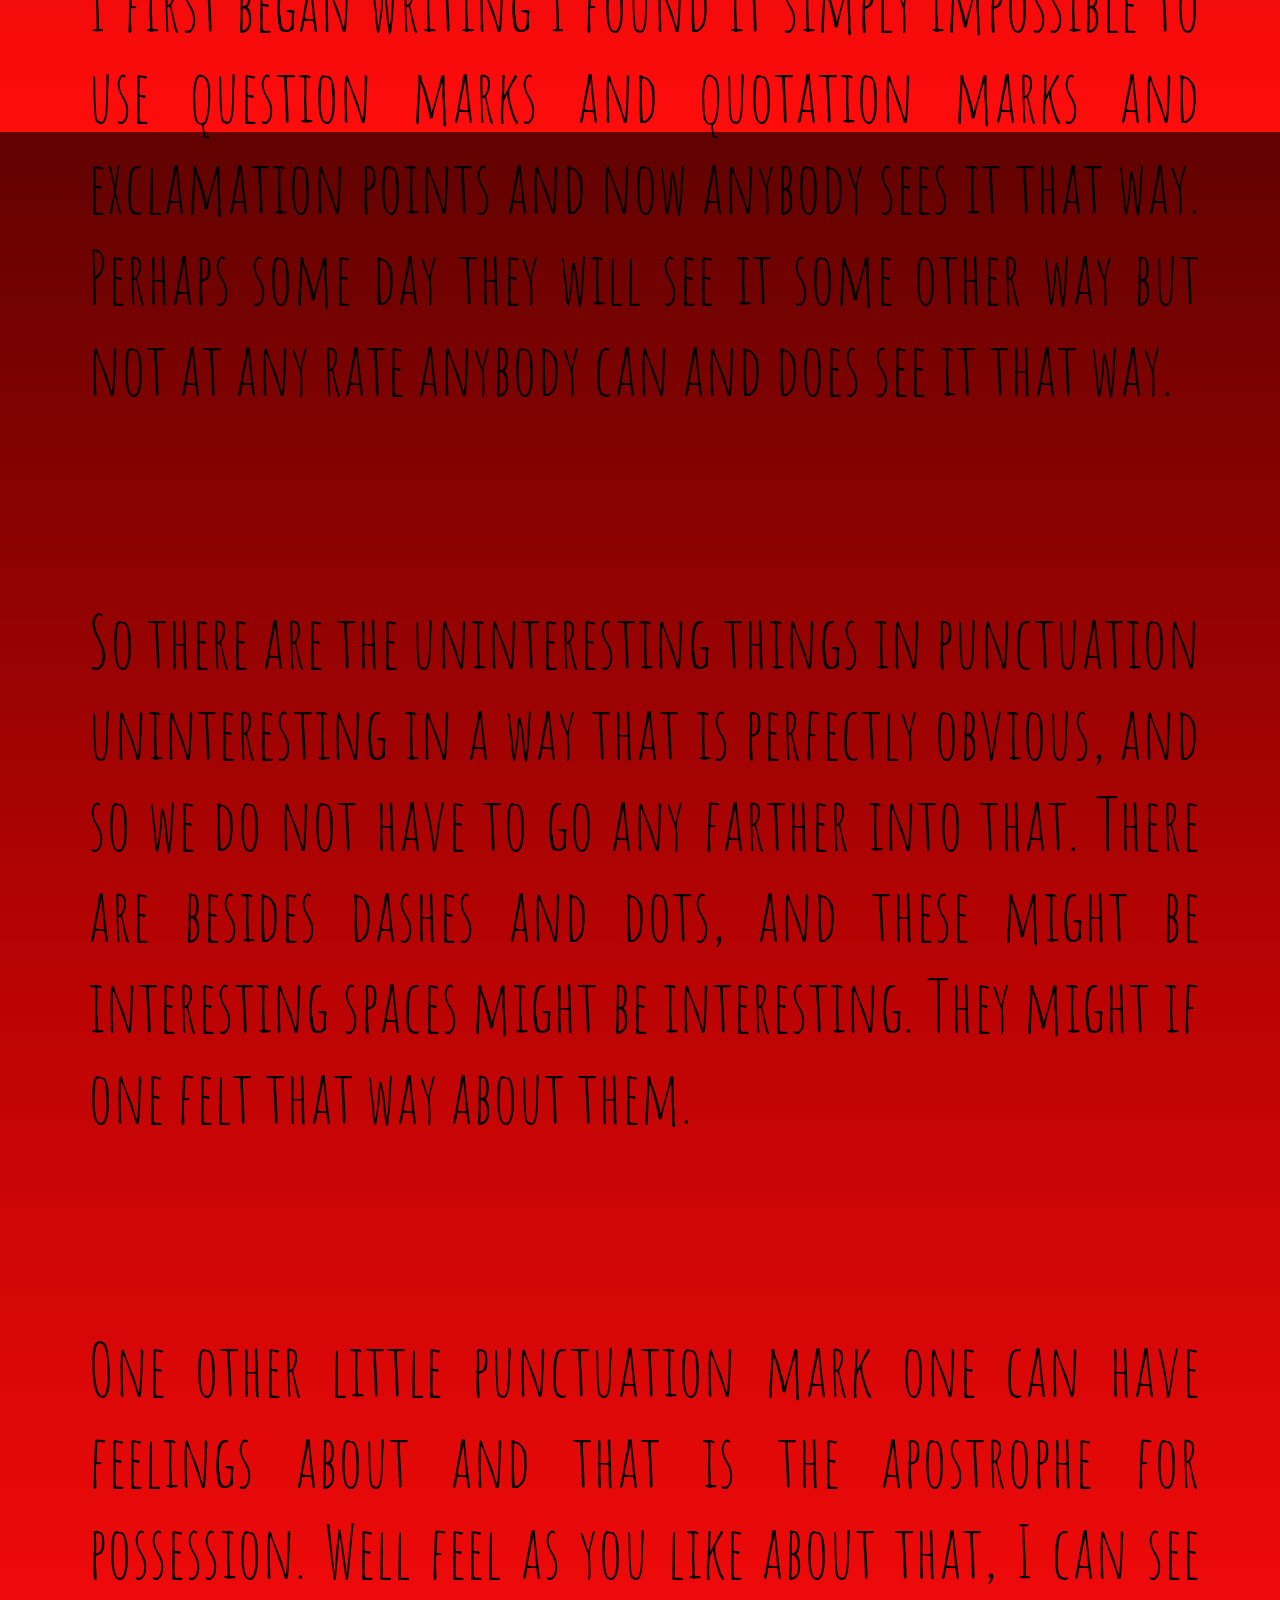
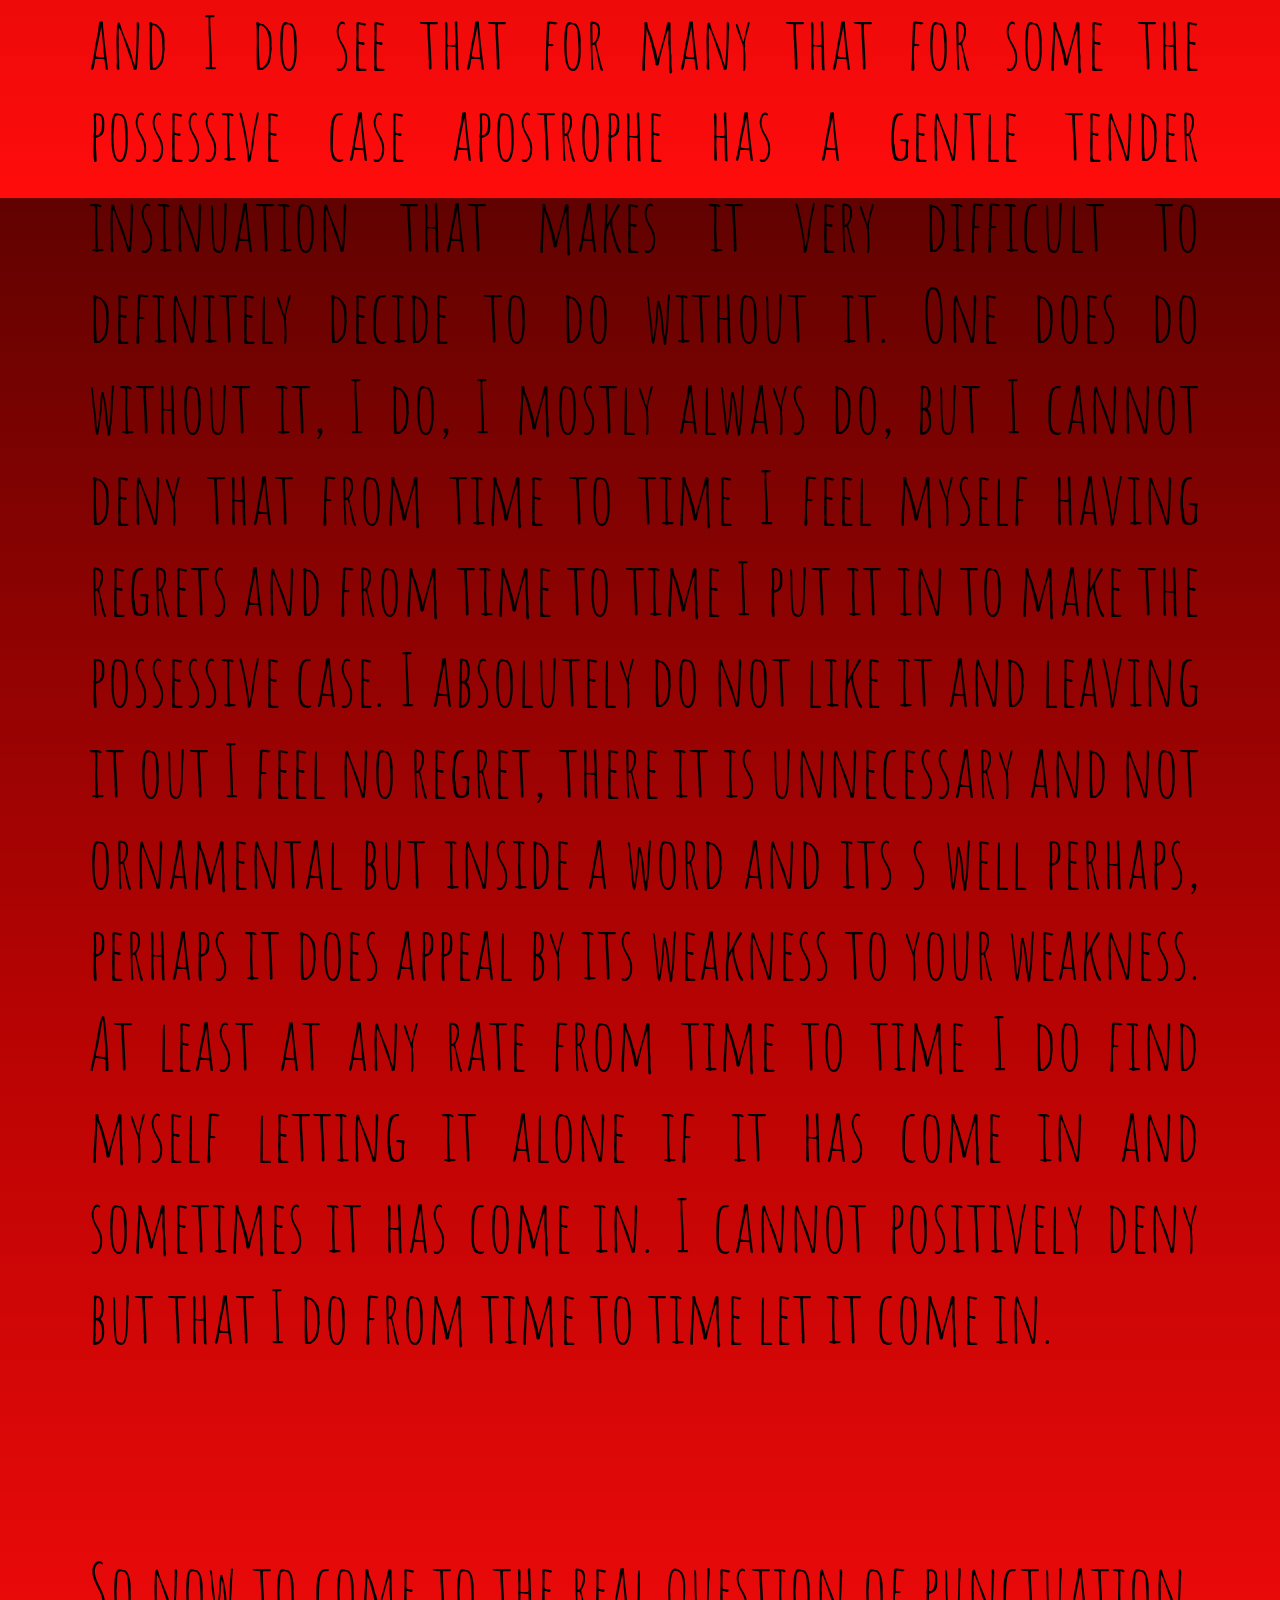
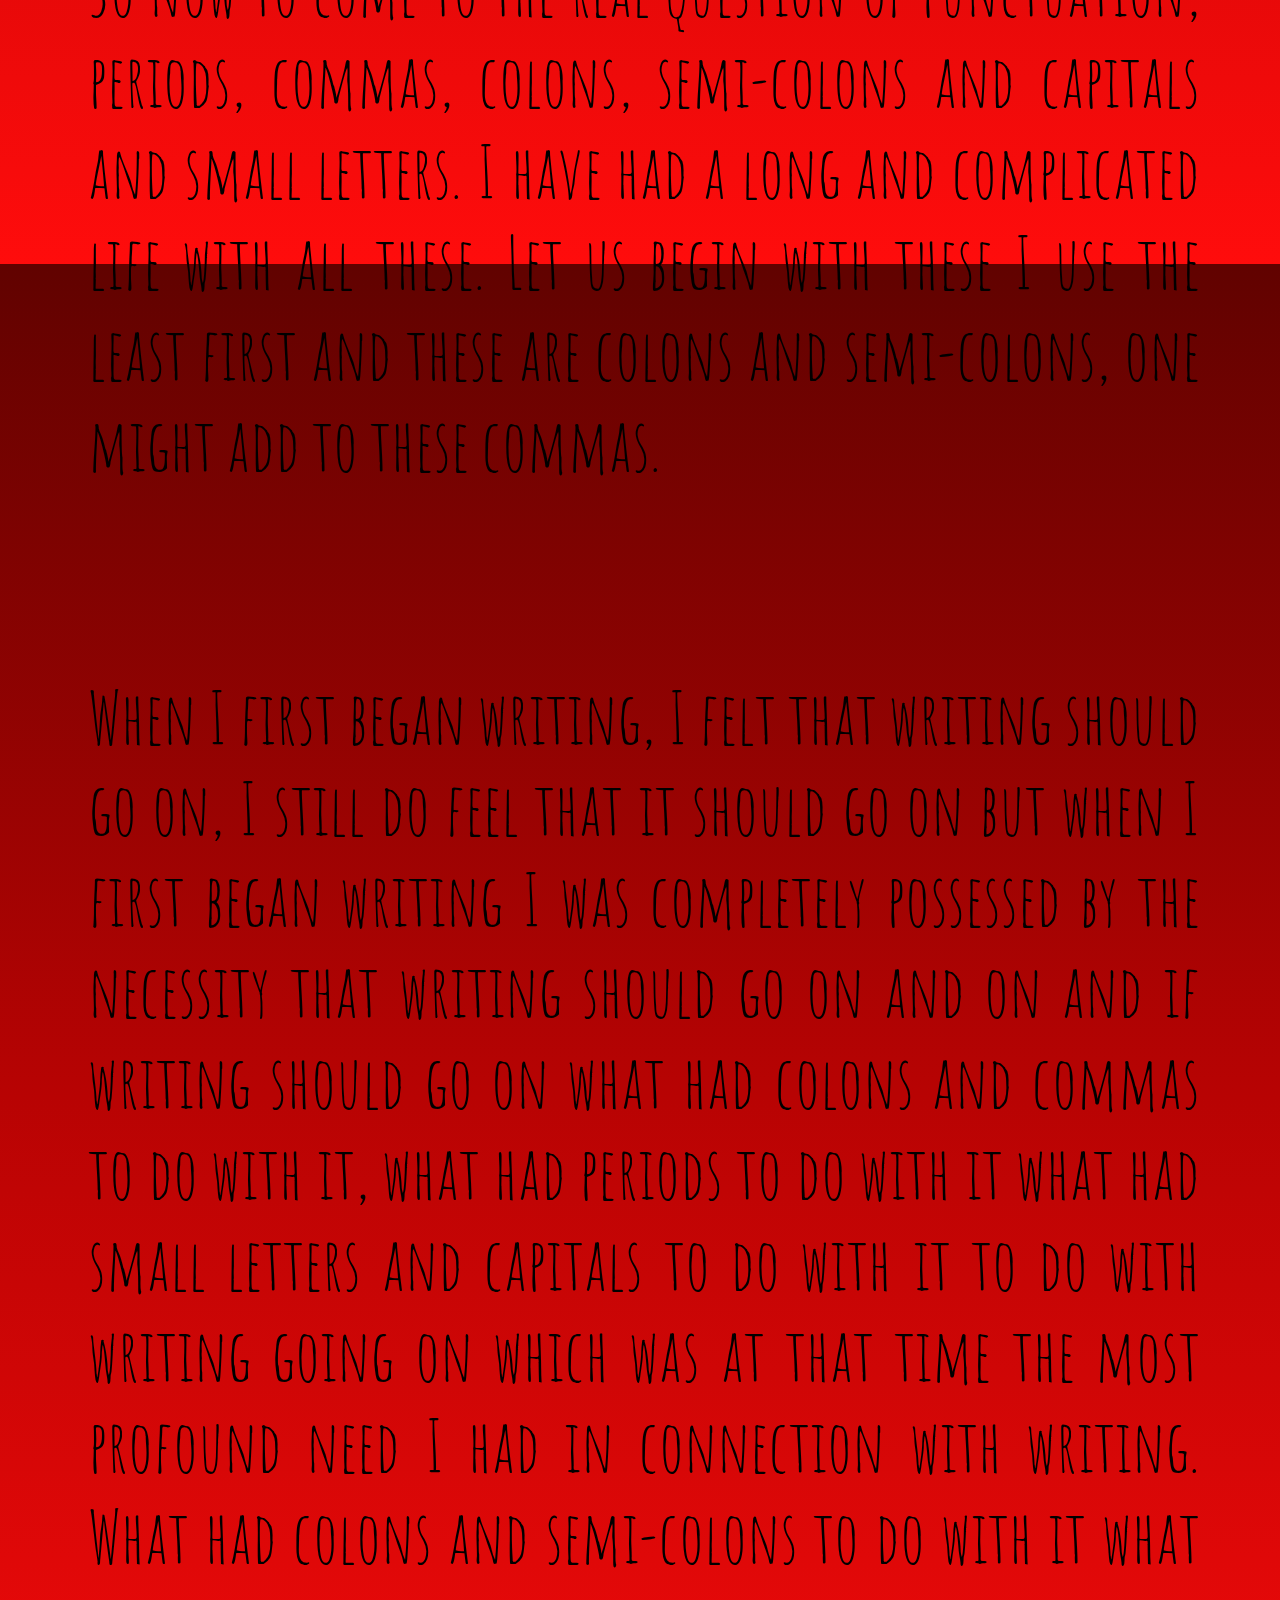
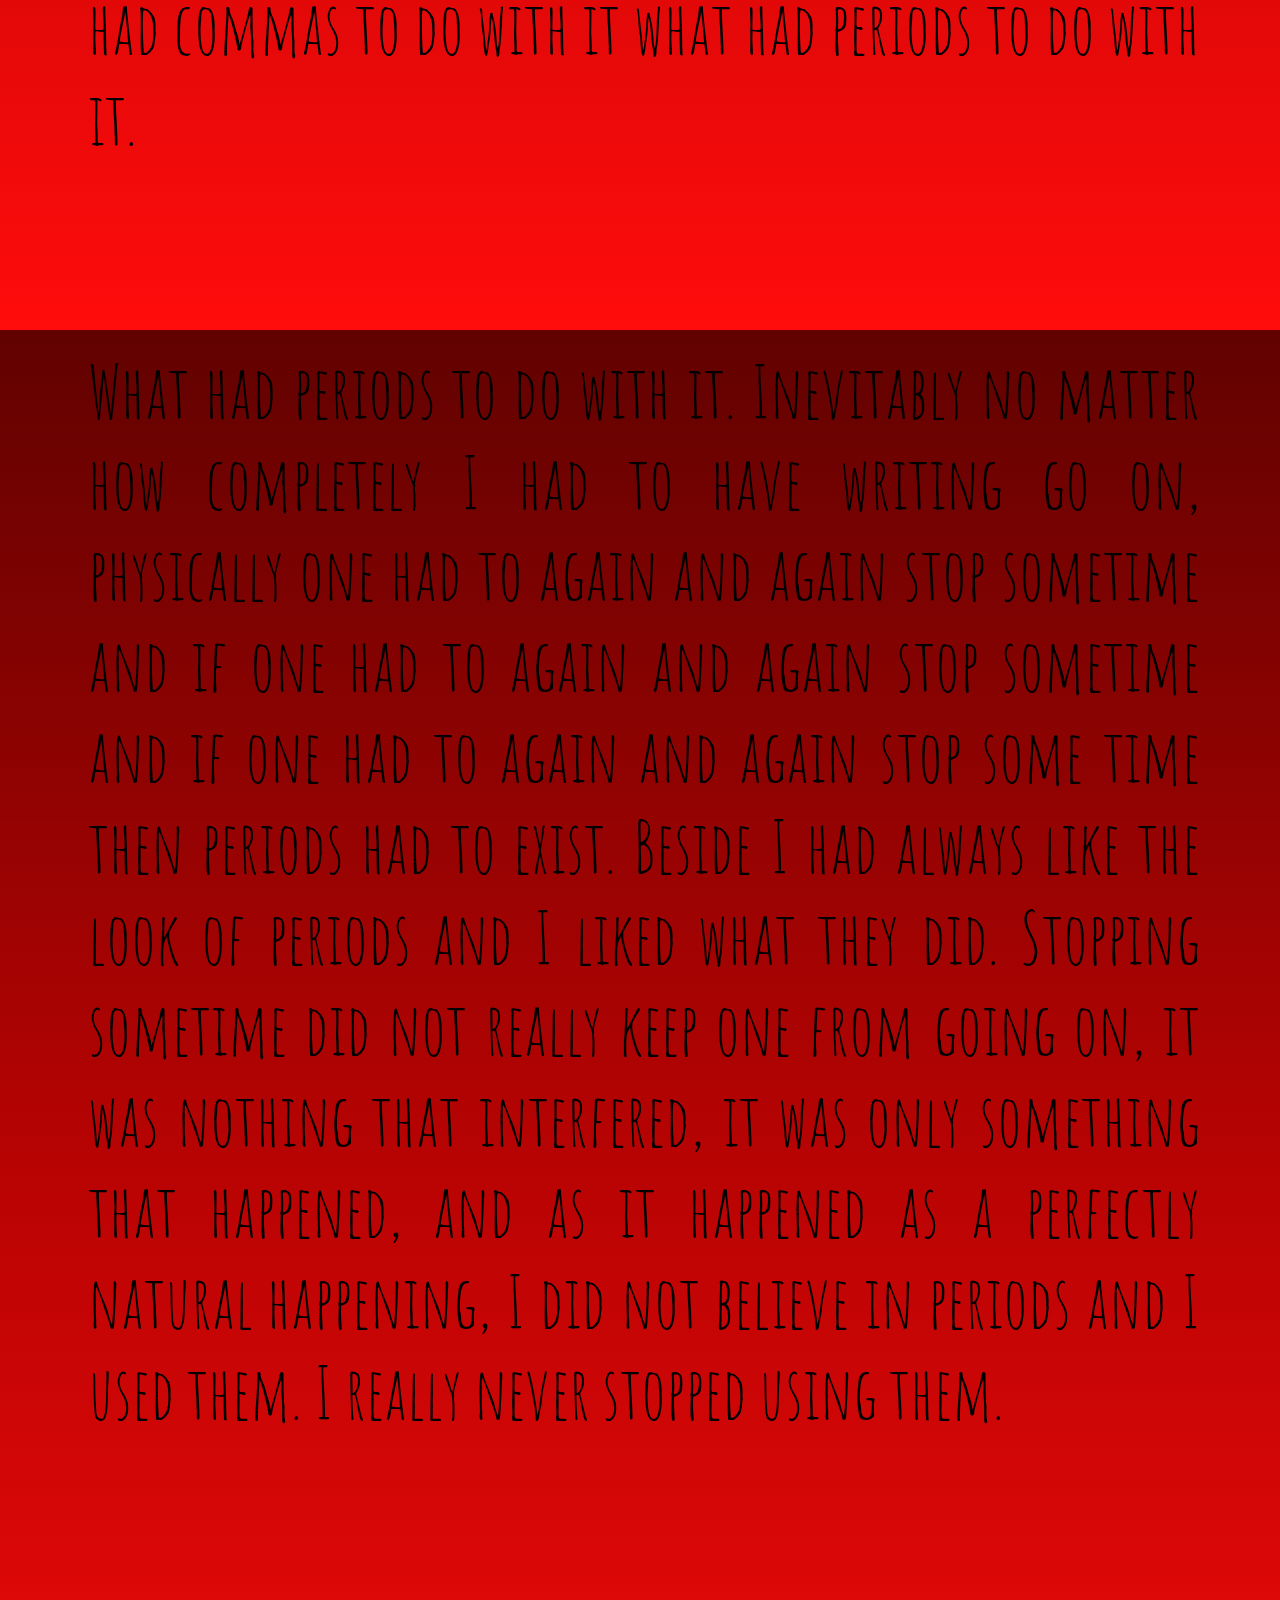
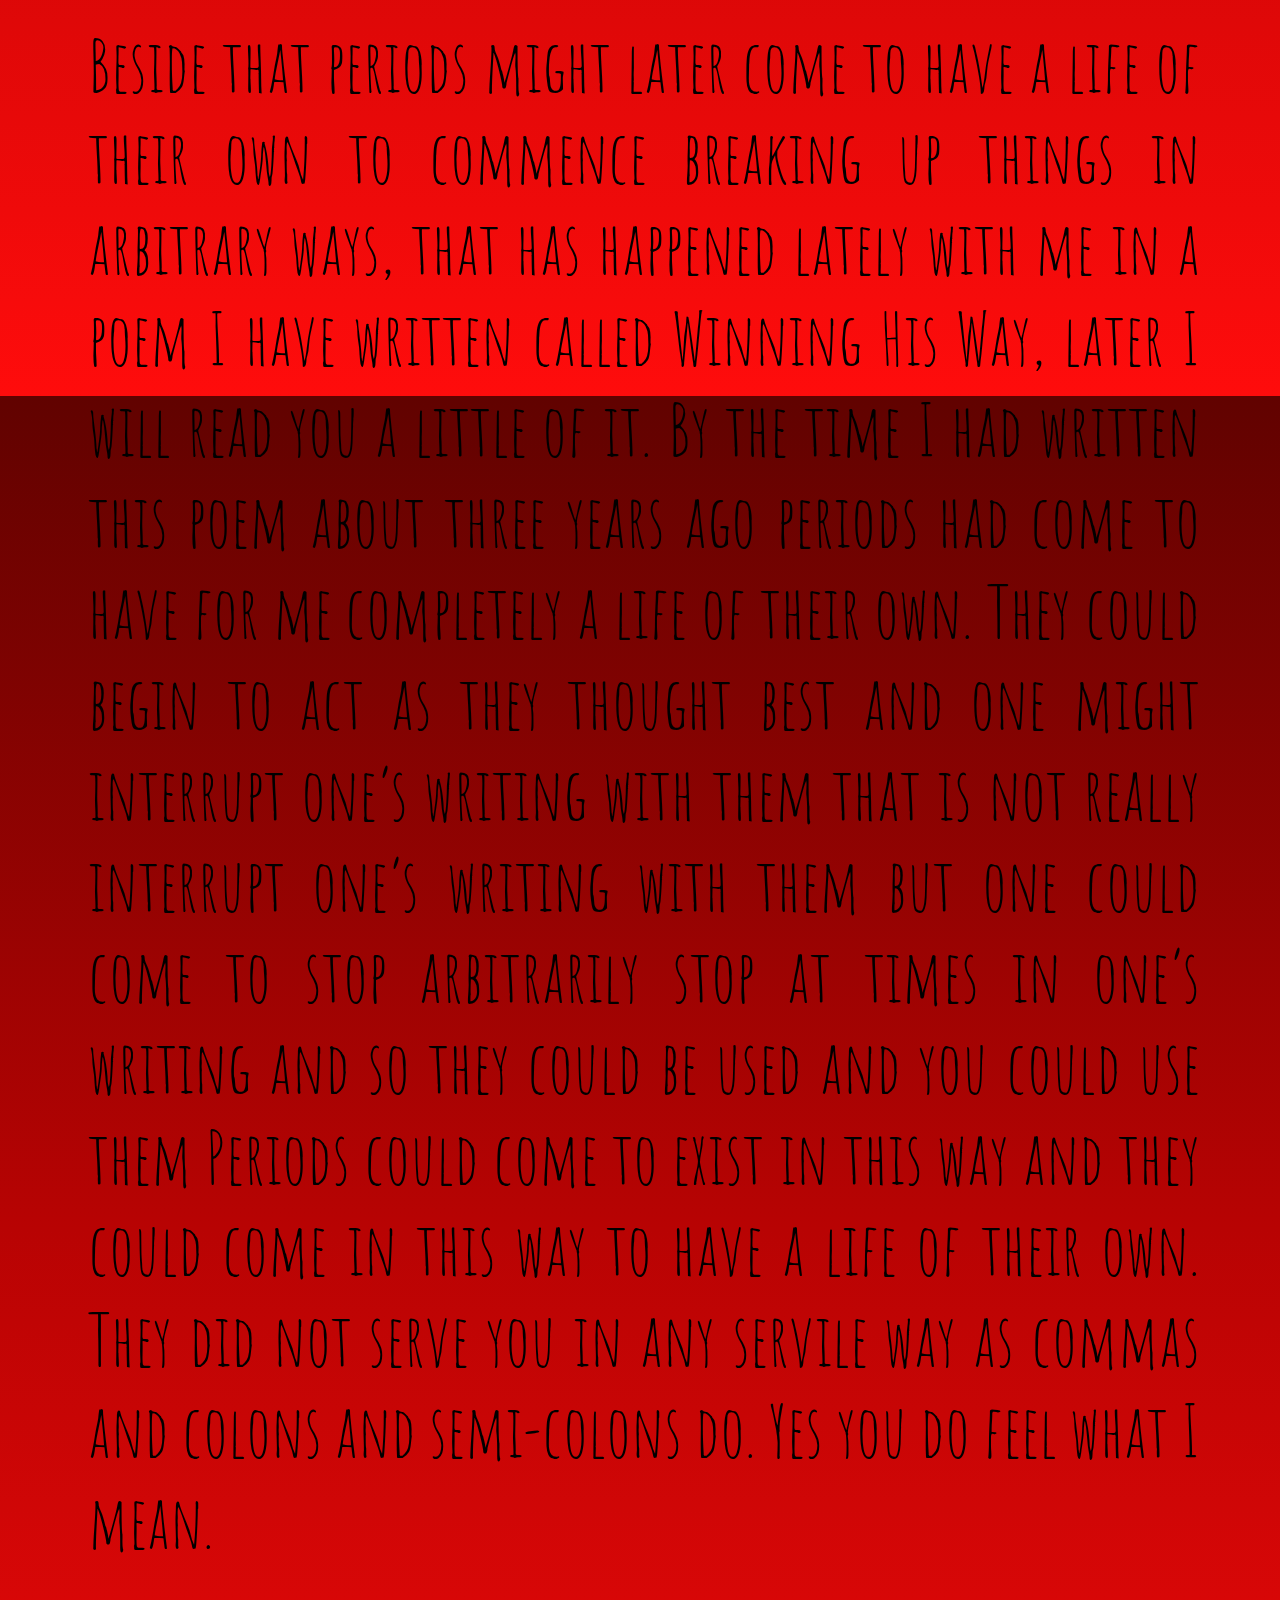
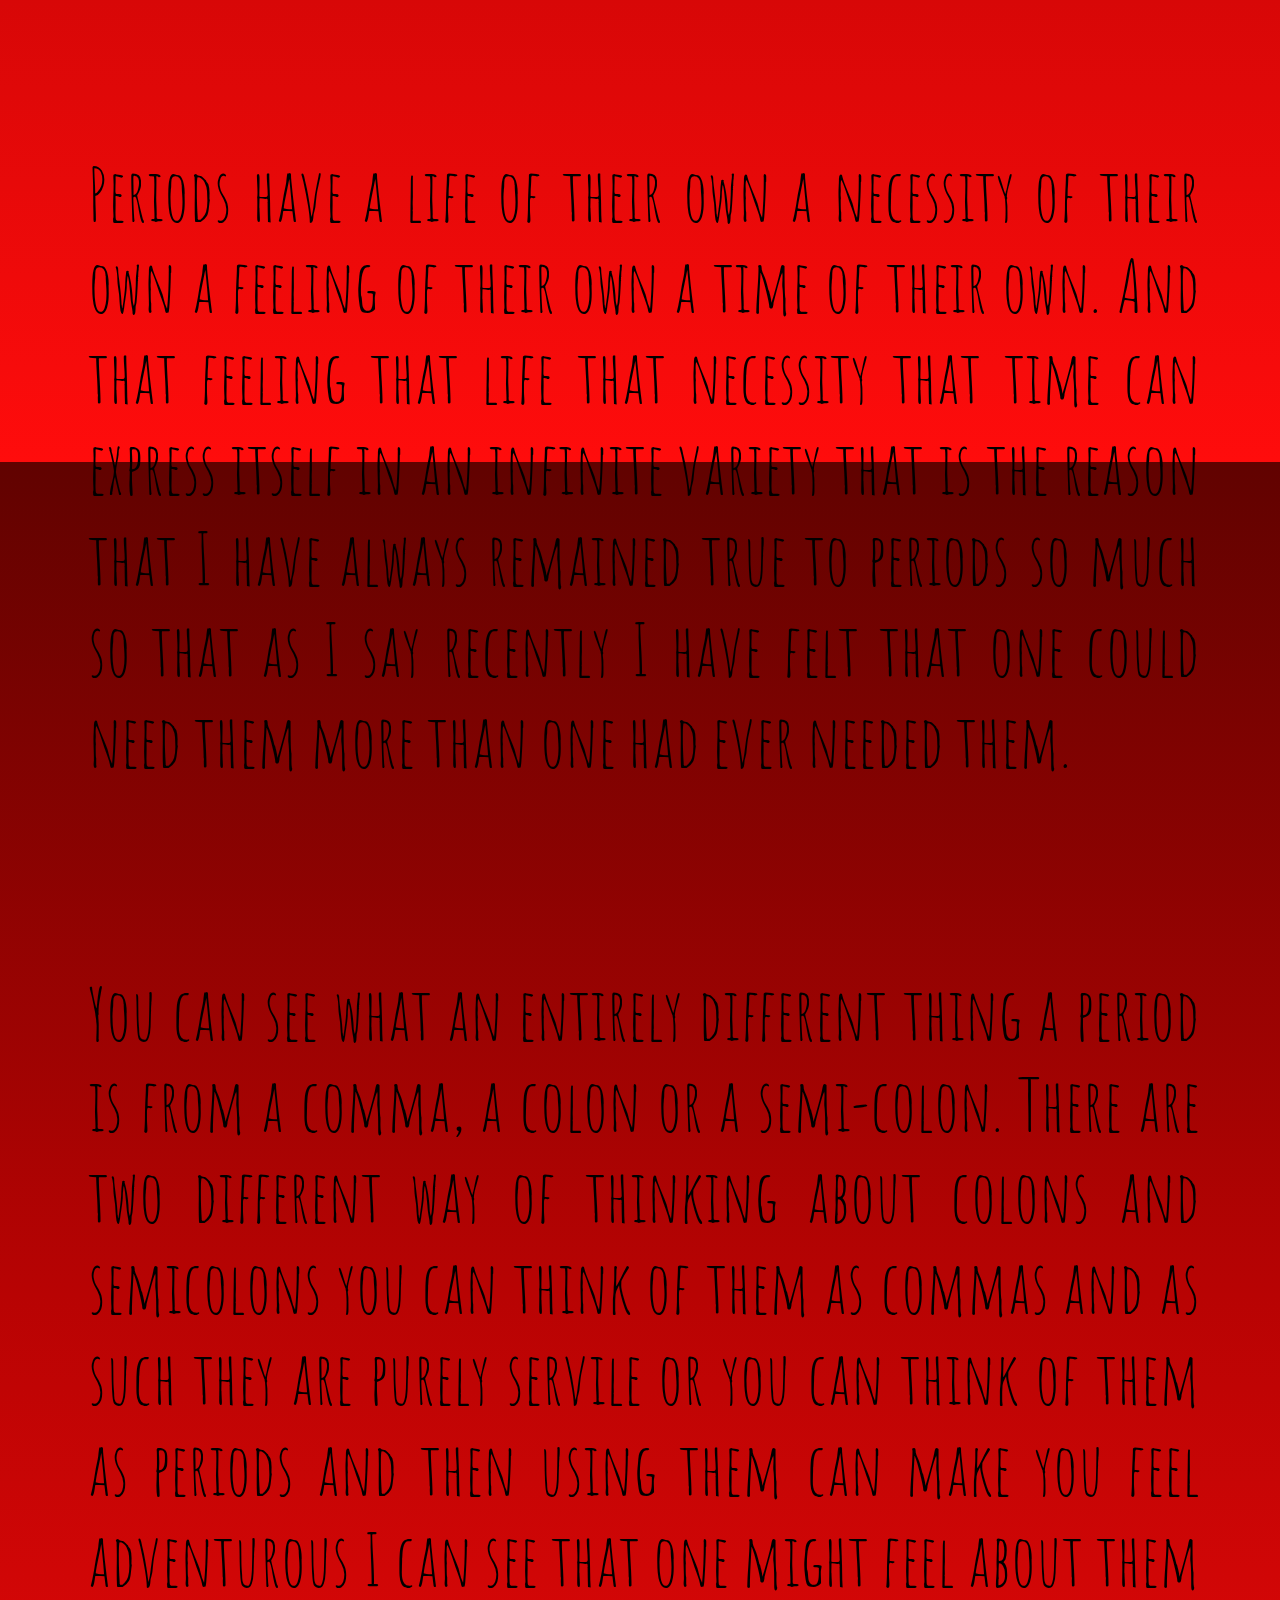
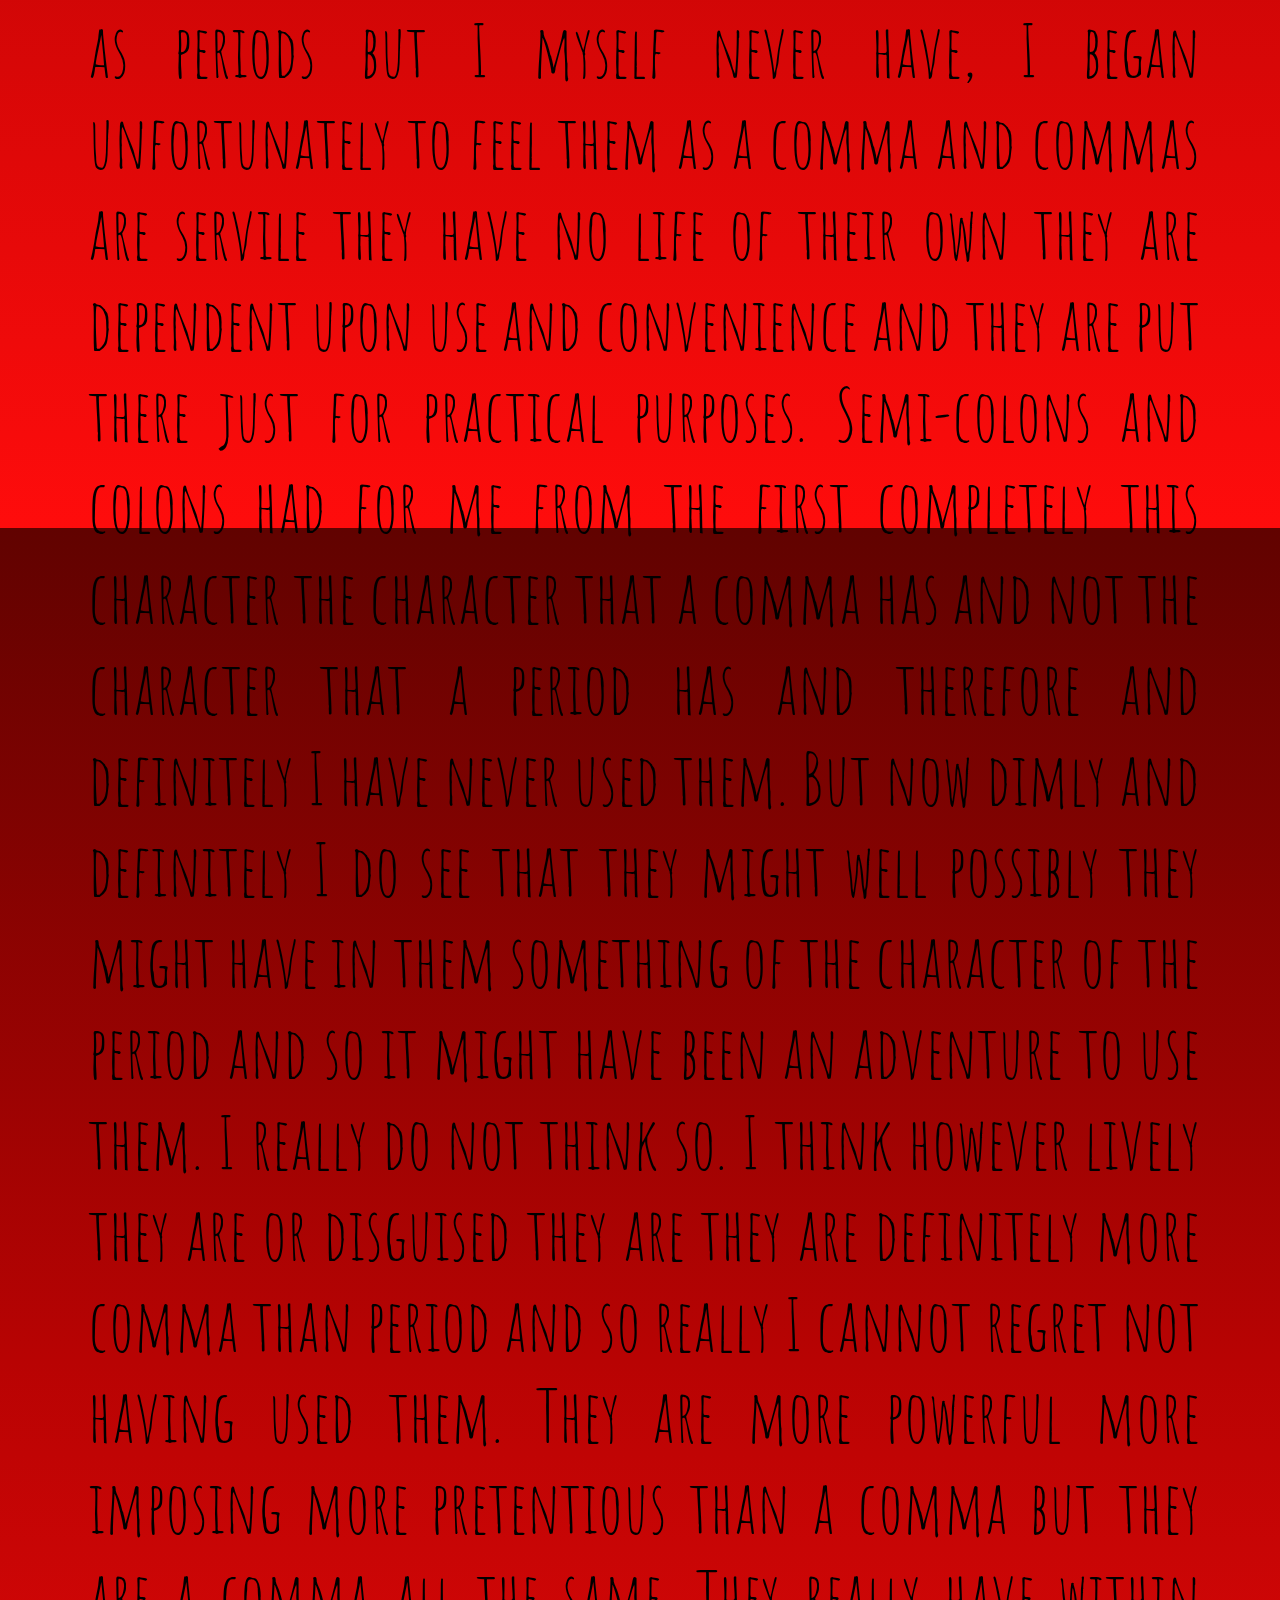
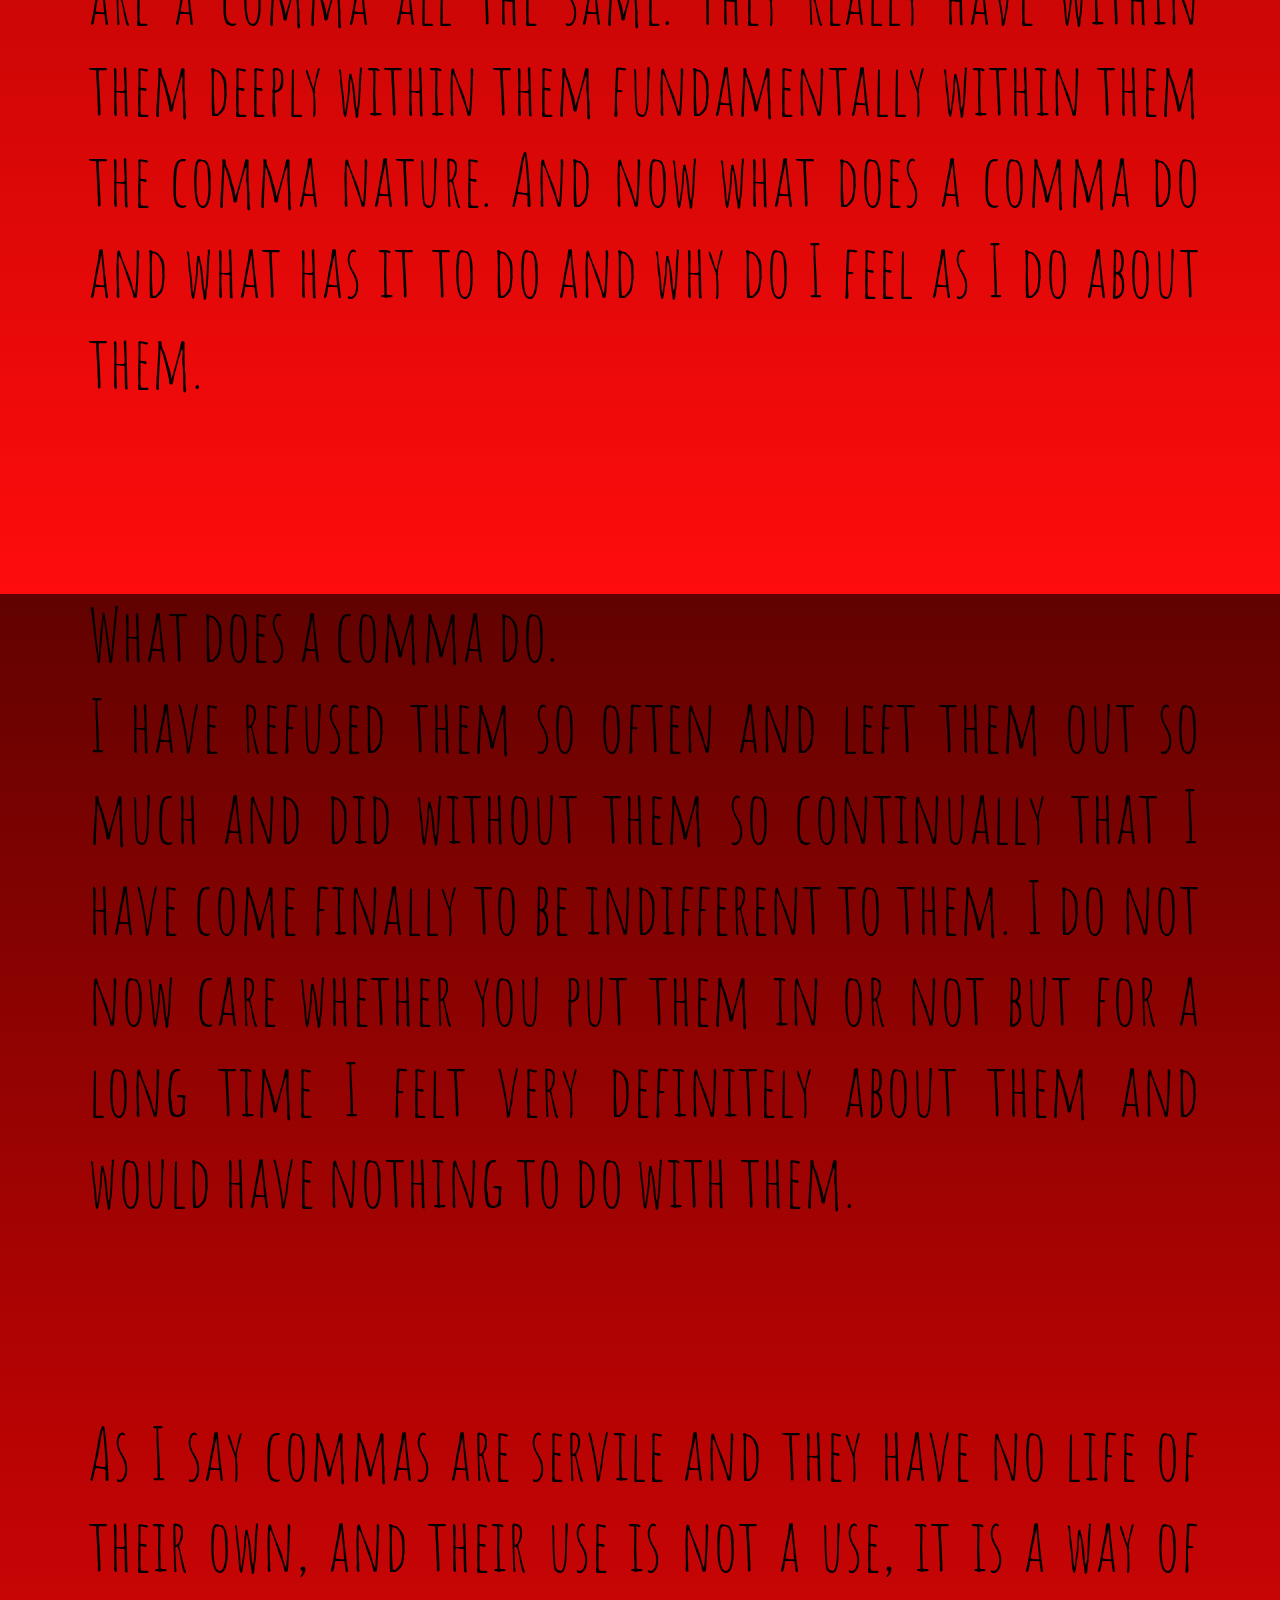
<file: index3.html>
<html>
    <head>
        <title>
            On Punctuation
        </title>
        <link rel="stylesheet" href="style3.css">
        <script src="javascript2.js"></script>
    </head>

    <body>
        <div class="triangle-left" onclick="wheel()"></div>
        <div id="title">
           On Punctuation
        </div>
        
        <div id="textbox" style="top:100px">
            <section id="1-text">There are some punctuations that are interesting and there are some punctuations that are not. Let us begin with the punctuations that are not. Of these the one but the first and the most the completely most uninteresting is the question mark. The question mark is alright when it is all alone when it is used as a brand on cattle or when it could be used in decoration but connected with writing it is completely entirely completely uninteresting. It is evident that is you ask a question you ask a question but anybody who can read at all knows when a question is a question as it is written in writing. Therefore I ask you therefore wherefore should one use the question mark. Beside it does not in its form go with ordinary printing and so it pleases neither the eye nor the ear and it is therefore like a noun, just an unnecessary name of something. A question is a question, anybody can know that a question is a question and so why add to it the question mark when it is already there when the question is already there in the writing. Therefore I never could bring myself to use a question mark, I always found it positively revolting, and now very few do use it. Exclamation marks have the same difficulty and also quotation marks, they are unnecessary, they are ugly, they spoil the line of the writing or the printing and anyway what is the use, if you do not know that a question is a question what is the use of its being a question. The same thing is true of a quotation. When I first began writing I found it simply impossible to use question marks and quotation marks and exclamation points and now anybody sees it that way. Perhaps some day they will see it some other way but not at any rate anybody can and does see it that way.
            <br></section>
            <br>
            <br>
            <section id="2-text"> So there are the uninteresting things in punctuation uninteresting in a way that is perfectly obvious, and so we do not have to go any farther into that. There are besides dashes and dots, and these might be interesting spaces might be interesting. They might if one felt that way about them. 
            <br></section>
            <br>
            <br>
            <section id="3-text">
            One other little punctuation mark one can have feelings about and that is the apostrophe for possession. Well feel as you like about that, I can see and I do see that for many that for some the possessive case apostrophe has a gentle tender insinuation that makes it very difficult to definitely decide to do without it. One does do without it, I do, I mostly always do, but I cannot deny that from time to time I feel myself having regrets and from time to time I put it in to make the possessive case. I absolutely do not like it and leaving it out I feel no regret, there it is unnecessary and not ornamental but inside a word and its s well perhaps, perhaps it does appeal by its weakness to your weakness. At least at any rate from time to time I do find myself letting it alone if it has come in and sometimes it has come in. I cannot positively deny but that I do from time to time let it come in. 
            <br></section><br>
            <br>
            <section id="4-text">
            So now to come to the real question of punctuation, periods, commas, colons,           semi-colons and capitals and small letters. 
            I have had a long and complicated life with all these. 
            Let us begin with these I use the least first and these are colons and semi-colons, one might add to these commas.
            <br></section><br>
            <br>
            <section id="5-text"> When I first began writing, I felt that writing should go on, I still do feel that it should go on but when I first began writing I was completely possessed by the necessity that writing should go on and on and if writing should go on what had colons and commas to do with it, what had periods to do with it what had small letters and capitals to do with it to do with writing going on which was at that time the most profound need I had in connection with writing. What had colons and semi-colons to do with it what had commas to do with it what had periods to do with it.
            <br></section><br>
            <br>
           <section id="6-text">  What had periods to do with it. Inevitably no matter how completely I had to have writing go on, physically one had to again and again stop sometime and if one had to again and again stop sometime and if one had to again and again stop some time then periods had to exist. Beside I had always like the look of periods and I liked what they did. Stopping sometime did not really keep one from going on, it was nothing that interfered, it was only something that happened, and as it happened as a perfectly natural happening, I did not believe in periods and I used them. I really never stopped using them.
            <br></section><br>
            <br>
          <section id="7-text">Beside that periods might later come to have a life of their own to commence breaking up things in arbitrary ways, that has happened lately with me in a poem I have written called Winning His Way, later I will read you a little of it. By the time I had written this poem about three years ago periods had come to have for me completely a life of their own. They could begin to act as they thought best and one might interrupt one’s writing with them that is not really interrupt one’s writing with them but one could come to stop arbitrarily stop at times in one’s writing and so they could be used and you could use them Periods could come to exist in this way and they could come in this way to have a life of their own. They did not serve you in any servile way as commas and colons and semi-colons do. Yes you do feel what I mean.
            <br></section><br>
            <br>
            <section id="8-text"> Periods have a life of their own a necessity of their own a feeling of their own a time of their own. And that feeling that life that necessity that time can express itself in an infinite variety that is the reason that I have always remained true to periods so much so that as I say recently I have felt that one could need them more than one had ever needed them.
            <br></section><br>
            <br>
            <section id="9-text">You can see what an entirely different thing a period is from a comma, a colon or a semi-colon.
            There are two different way of thinking about colons and semicolons you can think of them as commas and as such they are purely servile or you can think of them as periods and then using them can make you feel adventurous I can see that one might feel about them as periods but I myself never have, I began unfortunately to feel them as a comma and commas are servile they have no life of their own they are dependent upon use and convenience and they are put there just for practical purposes. Semi-colons and colons had for me from the first completely this character the character that a comma has and not the character that a period has and therefore and definitely I have never used them. But now dimly and definitely I do see that they might well possibly they might have in them something of the character of the period and so it might have been an adventure to use them. I really do not think so. I think however lively they are or disguised they are they are definitely more comma than period and so really I cannot regret not having used them. They are more powerful more imposing more pretentious than a comma but they are a comma all the same. They really have within them deeply within them fundamentally within them the comma nature. And now what does a comma do and what has it to do and why do I feel as I do about them.
            <br></section><br>
            <br>
            <section id="10-text">What does a comma do.
            <br>
            I have refused them so often and left them out so much and did without them so continually that I have come finally to be indifferent to them. I do not now care whether you put them in or not but for a long time I felt very definitely about them and would have nothing to do with them.
            <br></section><br>
            <br>
            <section id="11-text"> As I say commas are servile and they have no life of their own, and their use is not a use, it is a way of replacing one’s own interest and I do decidedly like to like my own interest my own interest in what I am doing. A comma by helping you along holding your coat for you and putting on your shoes keeps you from living your life as actively as you should lead it and to me for many years and I still do feel that way about it only now I do not pay as much attention to them, the use of them was positively degrading. Let me tell you what I feel and what I mean and what I felt and what I meant.
            <br></section><br>
            <br>
           <section id="12-text">
            When I was writing those long sentences of The Making of Americans, verbs active present verbs with long dependent adverbial clauses became a passion with me. I have told you that I recognize verbs and adverbs aided by prepositions and conjunctions with pronouns as possessing the whole of the active life of writing. 
            <br>
           </section><br>
           <br>
           <section id="13-text">Complications make eventually for simplicity and therefore I have always liked dependent adverbial clauses. I have like dependent adverbial clauses because of their variety of dependence and independence. You can see how loving the intensity of complication of these things that commas would be degrading. Why if you want the pleasure of concentrating on the final simplicity of excessive complication would you want any artificial aid to bring about that simplicity. Do you see now why I feel about that simplicity. Do you see now why I feel about the comma as I did and as I do.
            <br></section><br>
            <br>
            <section id="14-text">Think about anything you really like to do and you will see what I mean.
            <br>
            When it gets really difficult you want to disentangle rather than to cut the knot, at least of anybody feels who is working with any thread, so anybody feels who is working with any tool so anybody feels who is writing any sentence or reading it after it has been written. And what does a comma do, a comma does nothing but make easy a thing that if you like it enough is easy enough without the comma. A long complicated sentence should force itself upon you, make you know yourself knowing it and the comma, well at the most a comma is a poor period that lets you stop and take a breath but if you want to take a breath you ought to know yourself that you want to take a breath. It is not like stopping altogether has something to do with going on, but taking a breath well you are always taking a breath and why emphasize one breath rather than another breath. Anyway that is the way I felt about it and I felt that about it very very strongly. And so I almost never used a comma. The longer, the more complicated the sentence the greater the number of the same kinds of words I had following one after another, the more the very more I had of them the more I felt the passionate need of their taking care of themselves by themselves and not helping them, and thereby enfeebling them by putting in a comma.
            <br></section><br>
            <br>
            <section id="15-text"> So that is the way I felt about punctuation in prose, in poetry it is a little different but more so and later I will go into that. But that is the way I felt about punctuation in prose.
            </section>
           

        </div>
       
    </body>
</html>
</file>
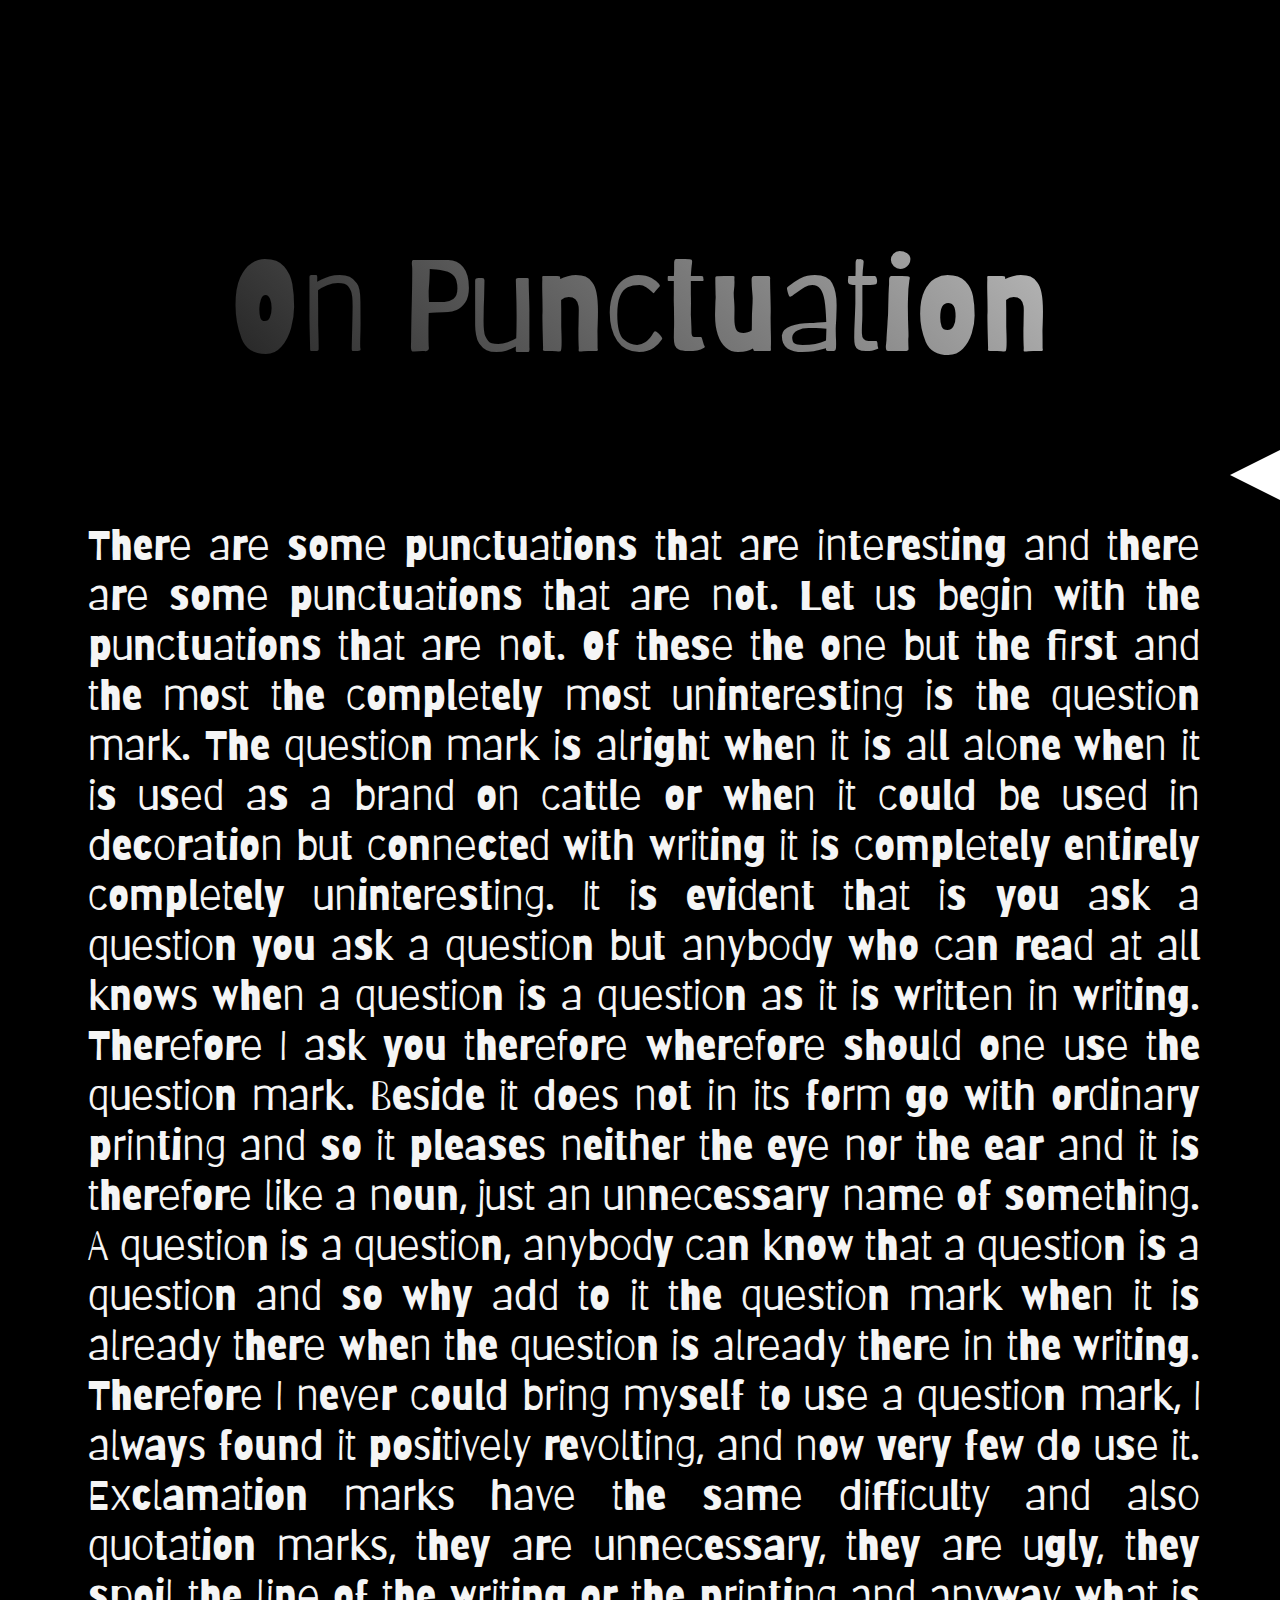
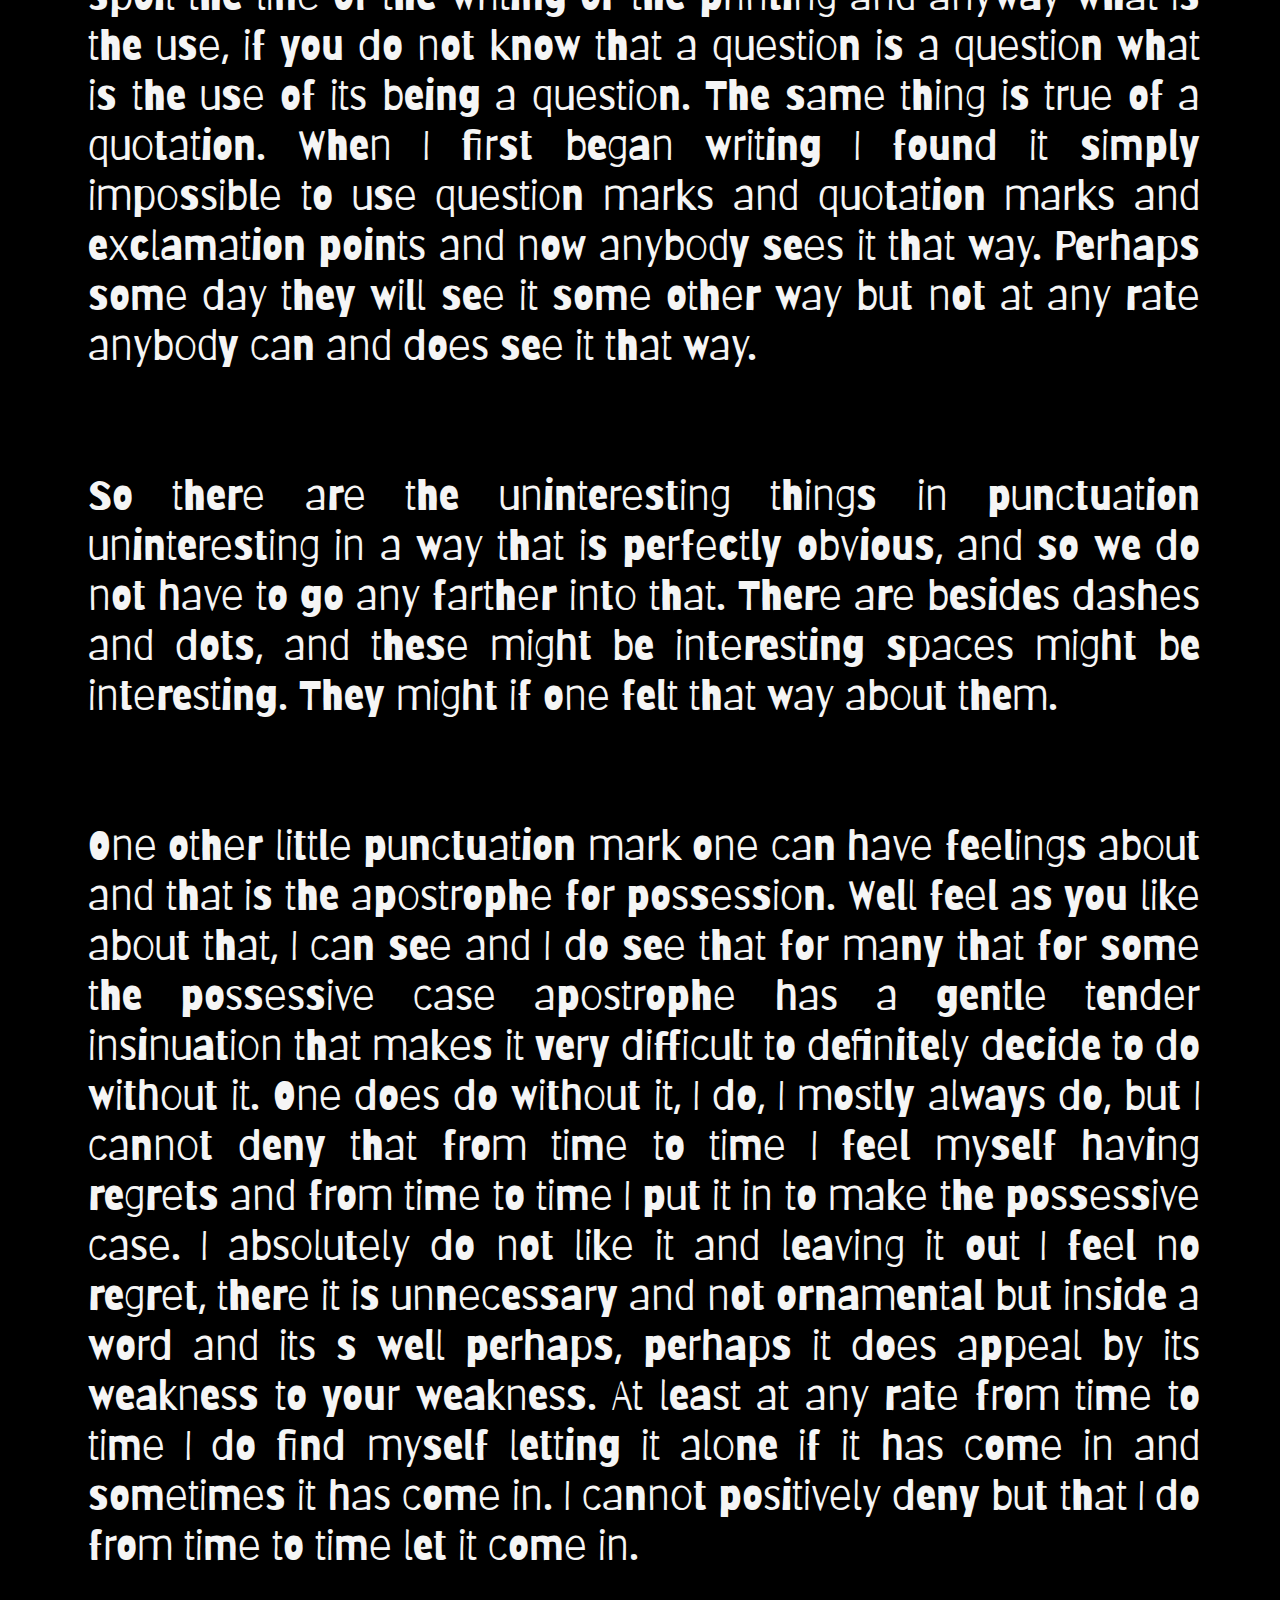
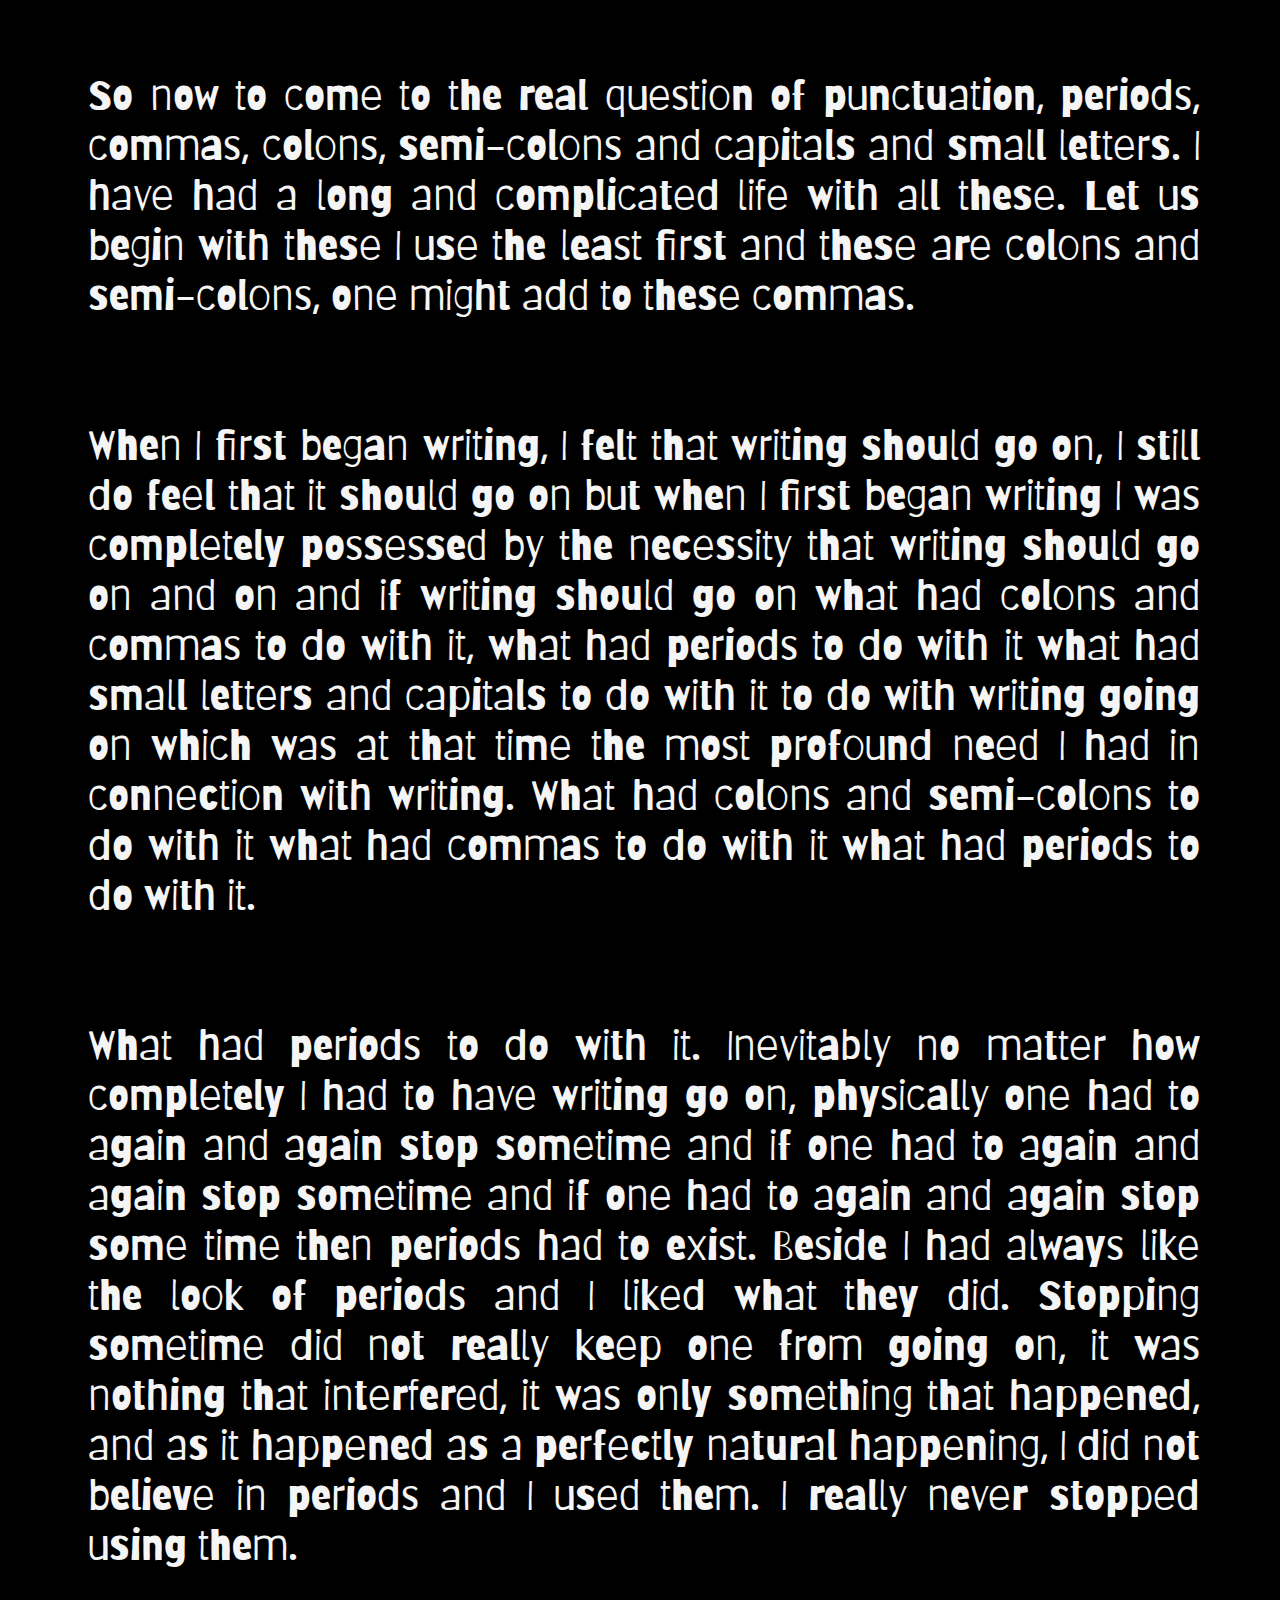
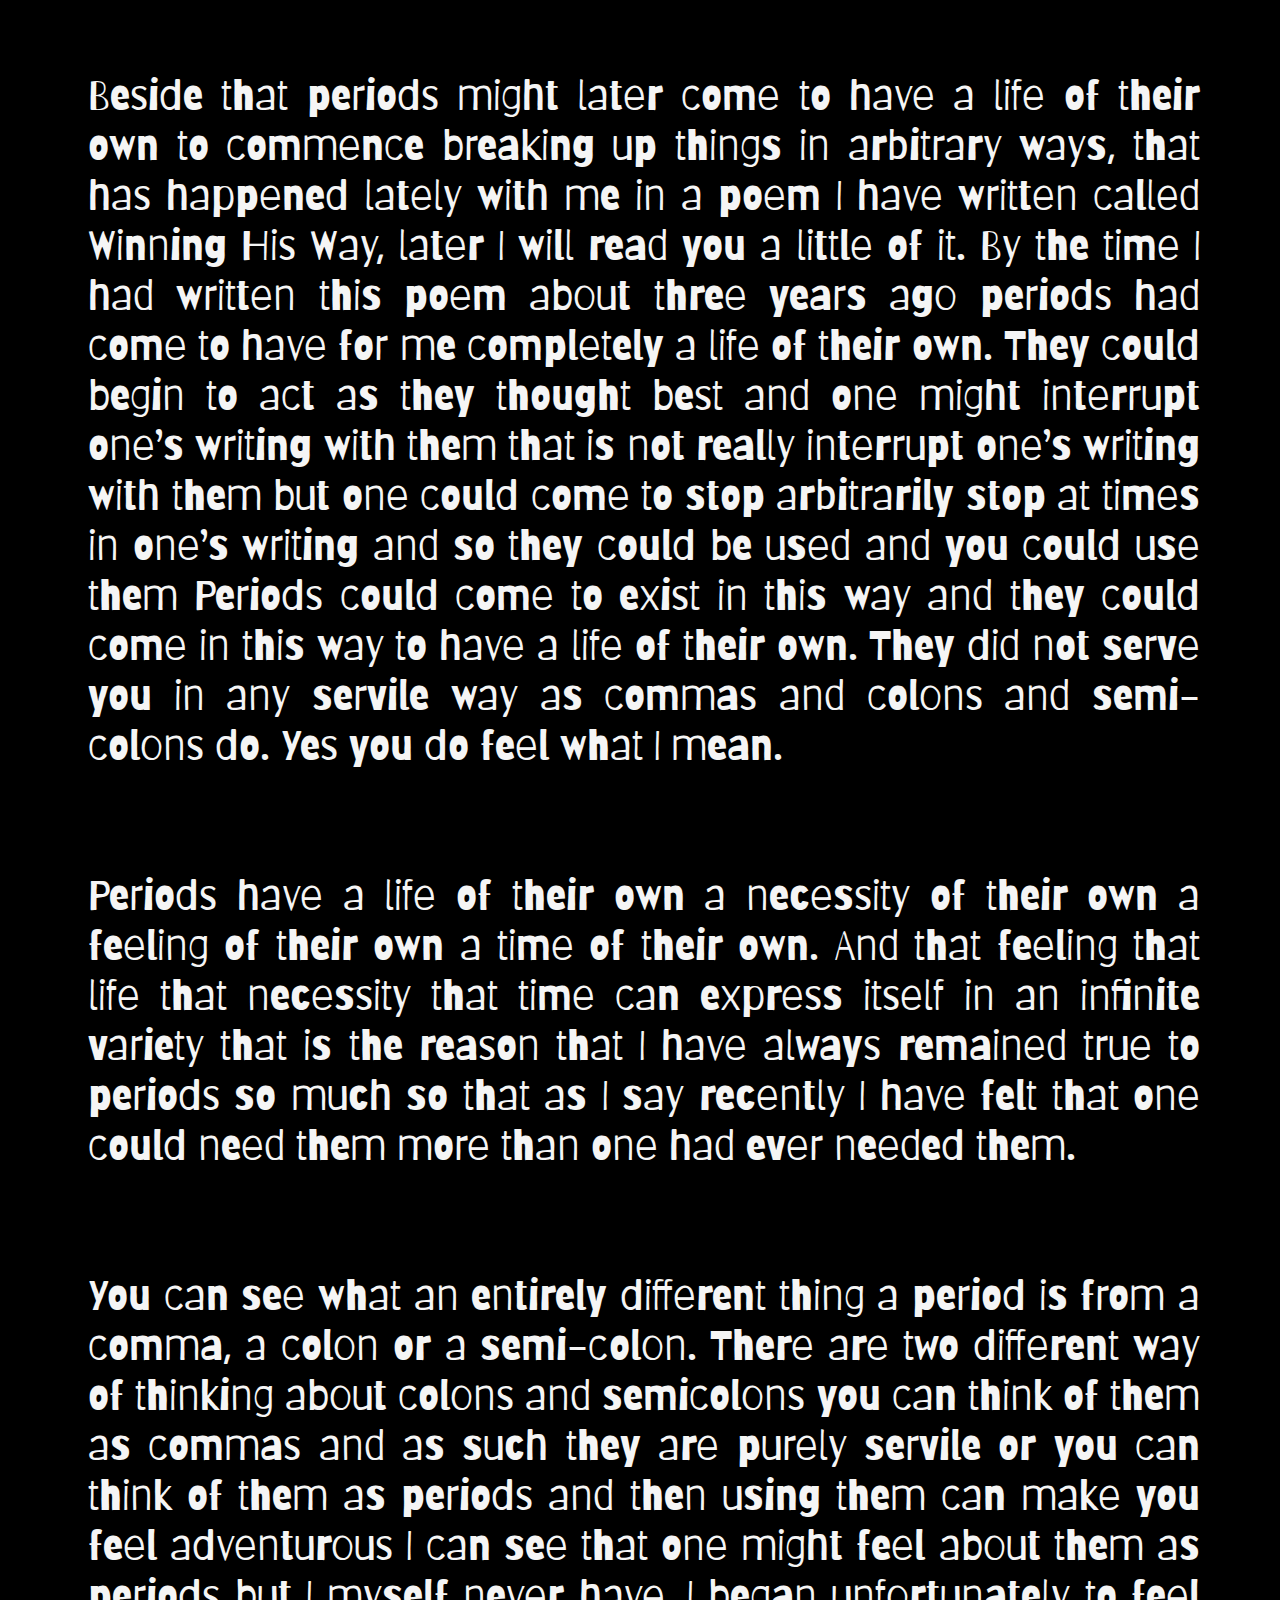
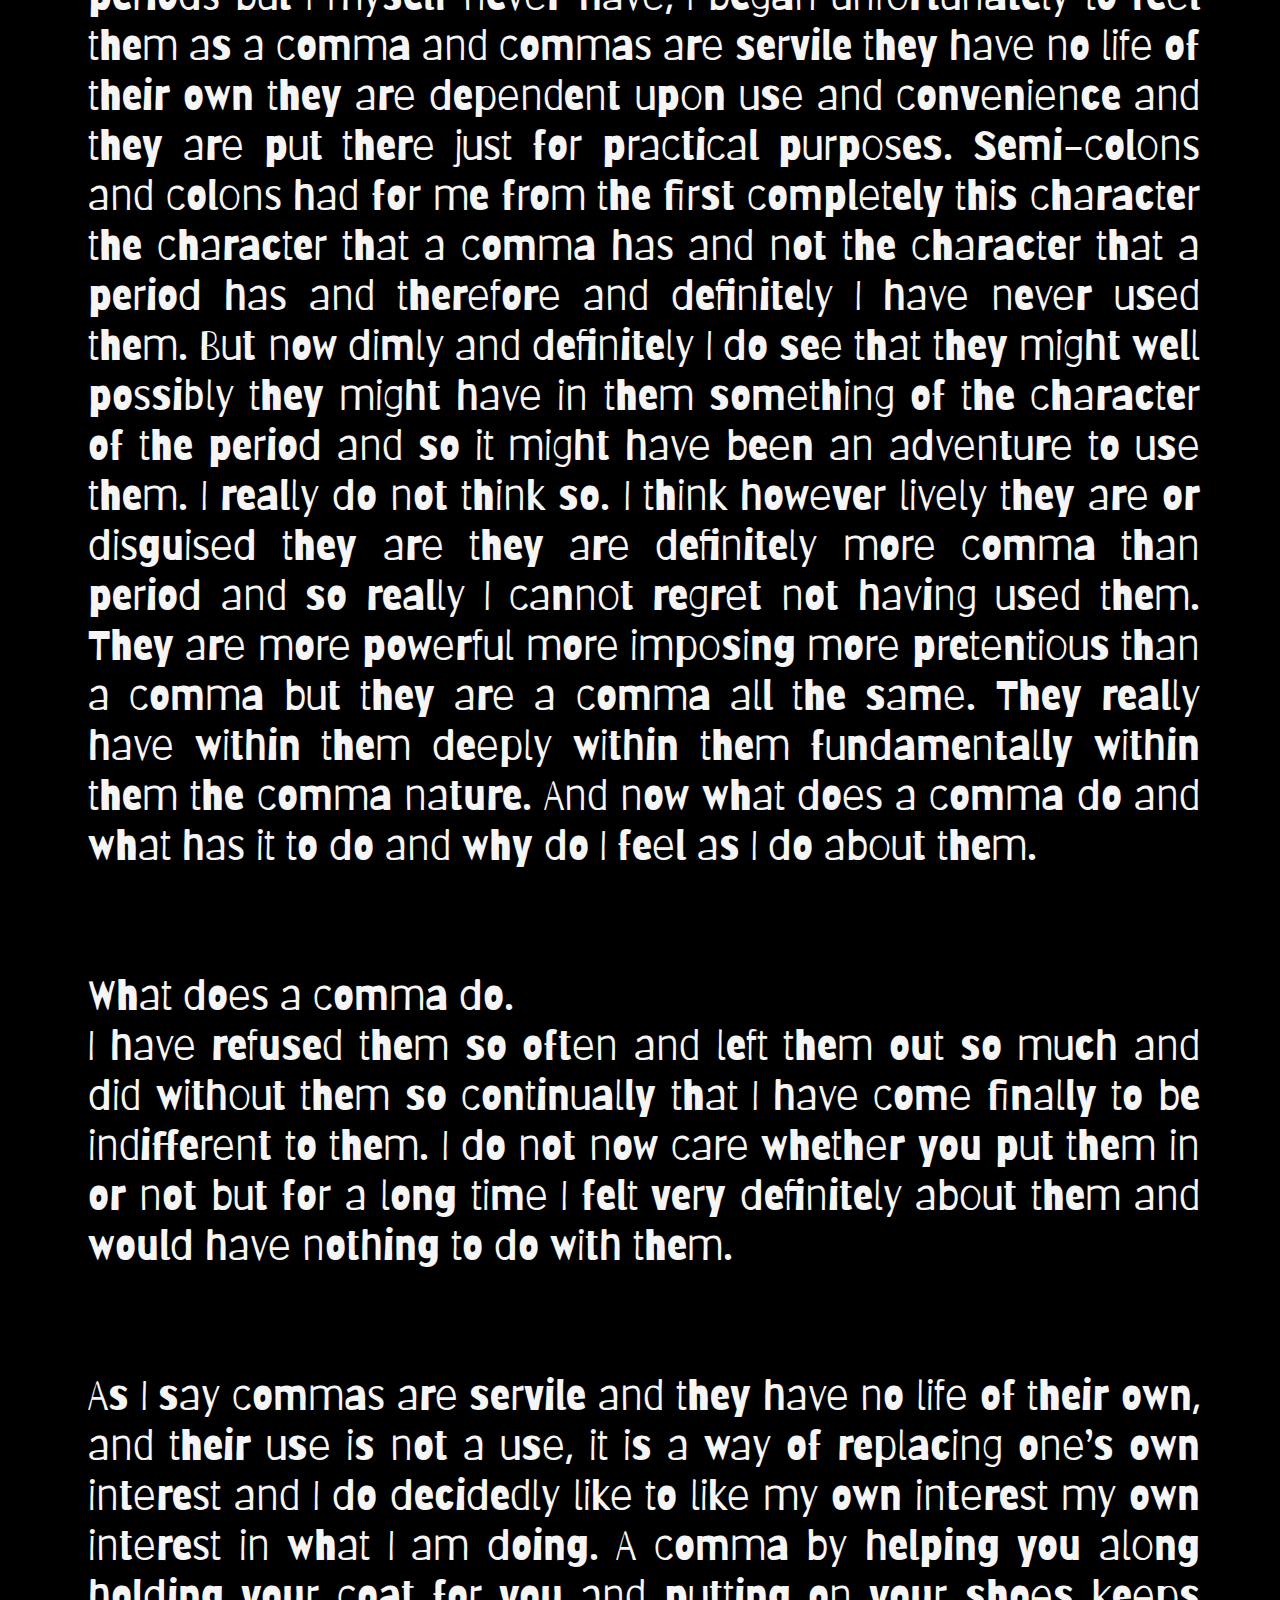
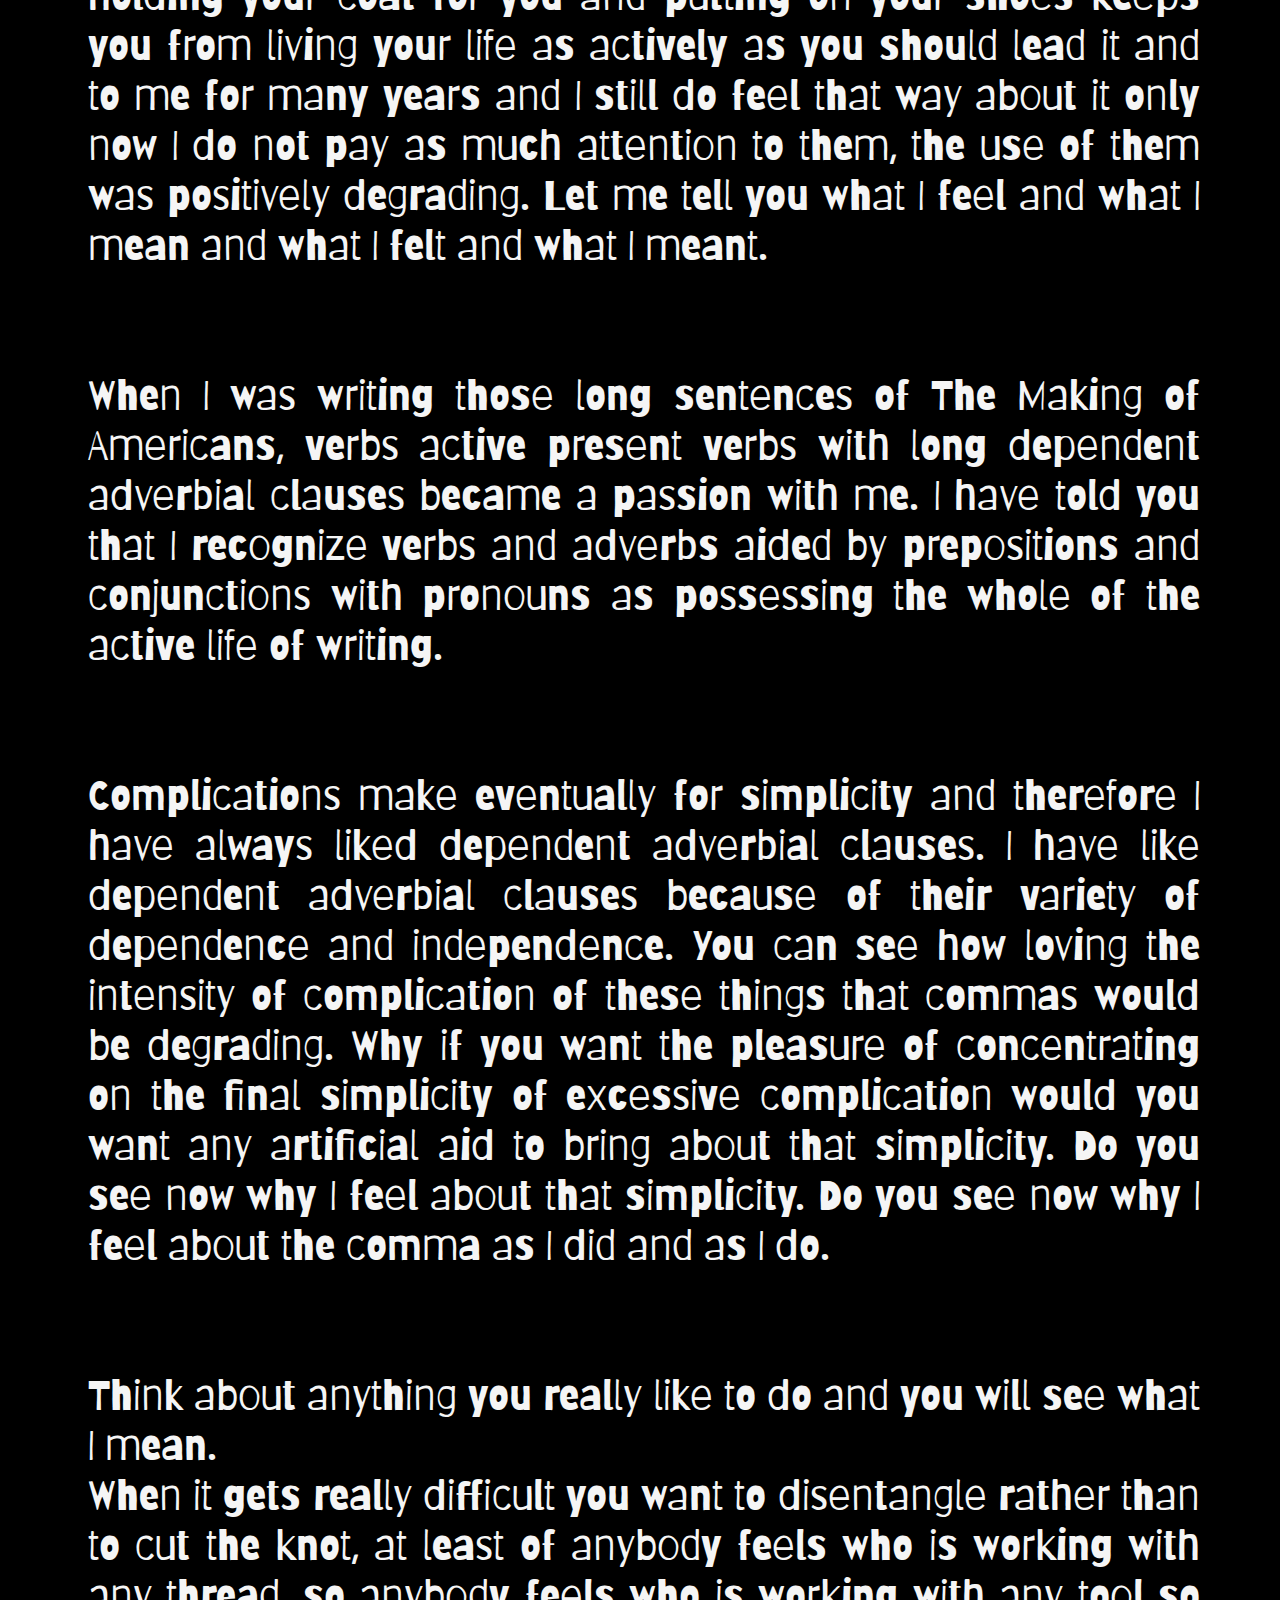
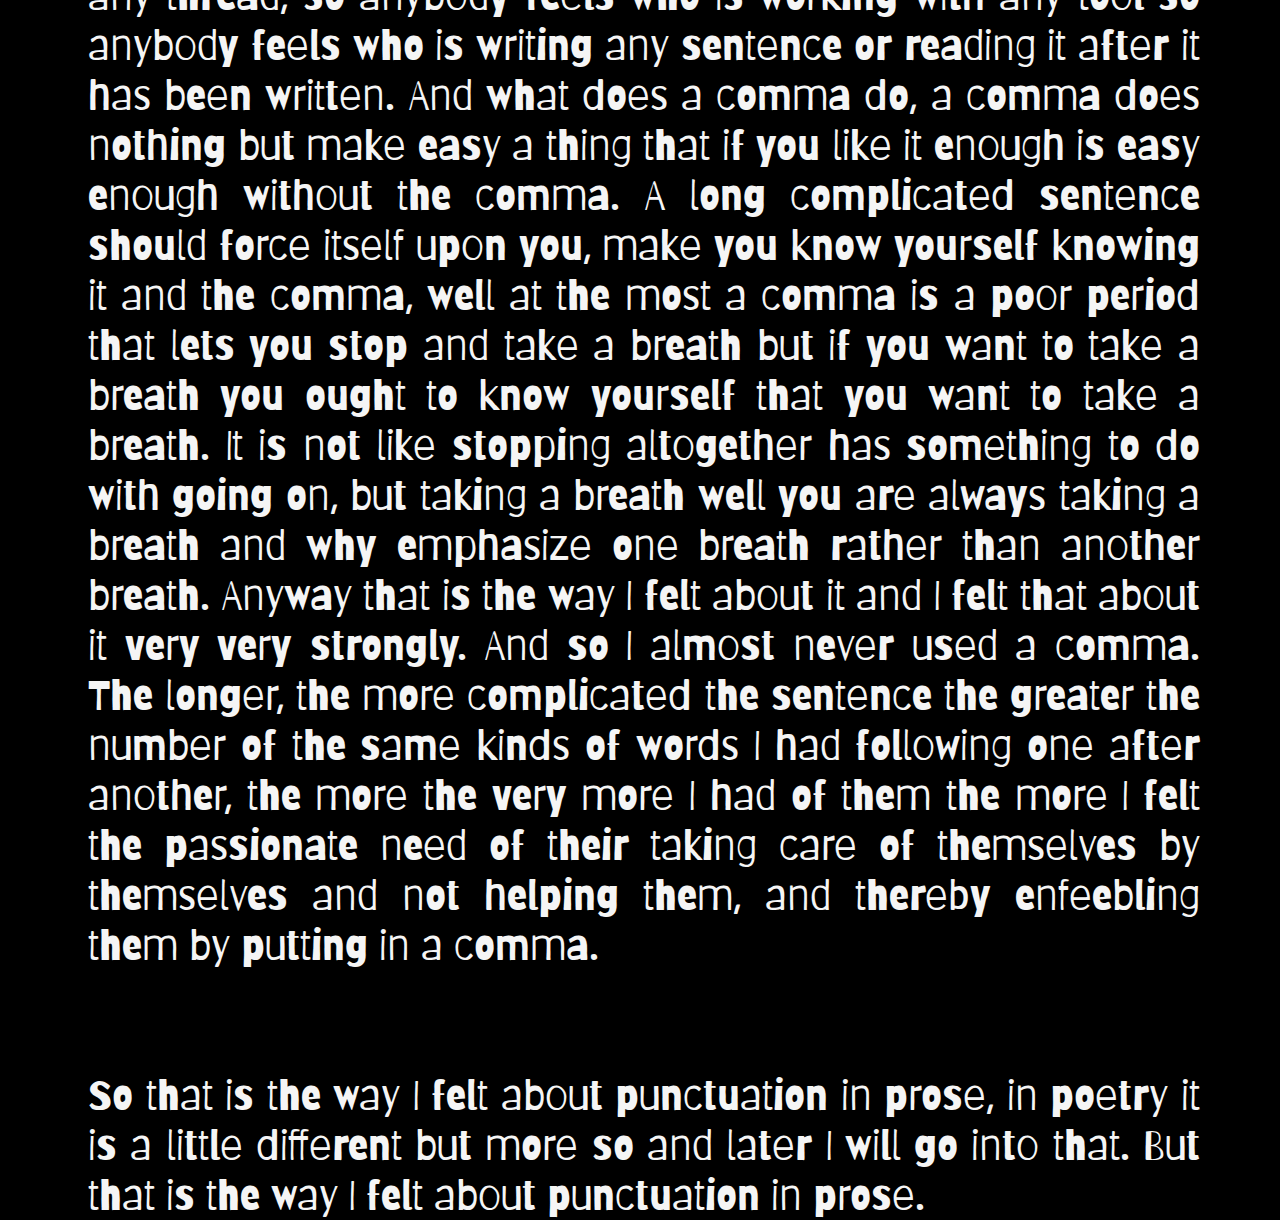
<file: index4.html>
<html>
    <head>
        <title>
            On Punctuation
        </title>
        <link rel="stylesheet" href="style4.css">
        <script src="javascript3.js"></script>
    </head>

    <body>
        <div class="triangle-left" onclick="wheel()"></div>
        <div id="title">
           On Punctuation
        </div>
        
        <div id="textbox" style="top:100px">
            <section id="1-text">There are some punctuations that are interesting and there are some punctuations that are not. Let us begin with the punctuations that are not. Of these the one but the first and the most the completely most uninteresting is the question mark. The question mark is alright when it is all alone when it is used as a brand on cattle or when it could be used in decoration but connected with writing it is completely entirely completely uninteresting. It is evident that is you ask a question you ask a question but anybody who can read at all knows when a question is a question as it is written in writing. Therefore I ask you therefore wherefore should one use the question mark. Beside it does not in its form go with ordinary printing and so it pleases neither the eye nor the ear and it is therefore like a noun, just an unnecessary name of something. A question is a question, anybody can know that a question is a question and so why add to it the question mark when it is already there when the question is already there in the writing. Therefore I never could bring myself to use a question mark, I always found it positively revolting, and now very few do use it. Exclamation marks have the same difficulty and also quotation marks, they are unnecessary, they are ugly, they spoil the line of the writing or the printing and anyway what is the use, if you do not know that a question is a question what is the use of its being a question. The same thing is true of a quotation. When I first began writing I found it simply impossible to use question marks and quotation marks and exclamation points and now anybody sees it that way. Perhaps some day they will see it some other way but not at any rate anybody can and does see it that way.
            <br></section>
            <br>
            <br>
            <section id="2-text"> So there are the uninteresting things in punctuation uninteresting in a way that is perfectly obvious, and so we do not have to go any farther into that. There are besides dashes and dots, and these might be interesting spaces might be interesting. They might if one felt that way about them. 
            <br></section>
            <br>
            <br>
            <section id="3-text">
            One other little punctuation mark one can have feelings about and that is the apostrophe for possession. Well feel as you like about that, I can see and I do see that for many that for some the possessive case apostrophe has a gentle tender insinuation that makes it very difficult to definitely decide to do without it. One does do without it, I do, I mostly always do, but I cannot deny that from time to time I feel myself having regrets and from time to time I put it in to make the possessive case. I absolutely do not like it and leaving it out I feel no regret, there it is unnecessary and not ornamental but inside a word and its s well perhaps, perhaps it does appeal by its weakness to your weakness. At least at any rate from time to time I do find myself letting it alone if it has come in and sometimes it has come in. I cannot positively deny but that I do from time to time let it come in. 
            <br></section><br>
            <br>
            <section id="4-text">
            So now to come to the real question of punctuation, periods, commas, colons,           semi-colons and capitals and small letters. 
            I have had a long and complicated life with all these. 
            Let us begin with these I use the least first and these are colons and semi-colons, one might add to these commas.
            <br></section><br>
            <br>
            <section id="5-text"> When I first began writing, I felt that writing should go on, I still do feel that it should go on but when I first began writing I was completely possessed by the necessity that writing should go on and on and if writing should go on what had colons and commas to do with it, what had periods to do with it what had small letters and capitals to do with it to do with writing going on which was at that time the most profound need I had in connection with writing. What had colons and semi-colons to do with it what had commas to do with it what had periods to do with it.
            <br></section><br>
            <br>
           <section id="6-text">  What had periods to do with it. Inevitably no matter how completely I had to have writing go on, physically one had to again and again stop sometime and if one had to again and again stop sometime and if one had to again and again stop some time then periods had to exist. Beside I had always like the look of periods and I liked what they did. Stopping sometime did not really keep one from going on, it was nothing that interfered, it was only something that happened, and as it happened as a perfectly natural happening, I did not believe in periods and I used them. I really never stopped using them.
            <br></section><br>
            <br>
          <section id="7-text">Beside that periods might later come to have a life of their own to commence breaking up things in arbitrary ways, that has happened lately with me in a poem I have written called Winning His Way, later I will read you a little of it. By the time I had written this poem about three years ago periods had come to have for me completely a life of their own. They could begin to act as they thought best and one might interrupt one’s writing with them that is not really interrupt one’s writing with them but one could come to stop arbitrarily stop at times in one’s writing and so they could be used and you could use them Periods could come to exist in this way and they could come in this way to have a life of their own. They did not serve you in any servile way as commas and colons and semi-colons do. Yes you do feel what I mean.
            <br></section><br>
            <br>
            <section id="8-text"> Periods have a life of their own a necessity of their own a feeling of their own a time of their own. And that feeling that life that necessity that time can express itself in an infinite variety that is the reason that I have always remained true to periods so much so that as I say recently I have felt that one could need them more than one had ever needed them.
            <br></section><br>
            <br>
            <section id="9-text">You can see what an entirely different thing a period is from a comma, a colon or a semi-colon.
            There are two different way of thinking about colons and semicolons you can think of them as commas and as such they are purely servile or you can think of them as periods and then using them can make you feel adventurous I can see that one might feel about them as periods but I myself never have, I began unfortunately to feel them as a comma and commas are servile they have no life of their own they are dependent upon use and convenience and they are put there just for practical purposes. Semi-colons and colons had for me from the first completely this character the character that a comma has and not the character that a period has and therefore and definitely I have never used them. But now dimly and definitely I do see that they might well possibly they might have in them something of the character of the period and so it might have been an adventure to use them. I really do not think so. I think however lively they are or disguised they are they are definitely more comma than period and so really I cannot regret not having used them. They are more powerful more imposing more pretentious than a comma but they are a comma all the same. They really have within them deeply within them fundamentally within them the comma nature. And now what does a comma do and what has it to do and why do I feel as I do about them.
            <br></section><br>
            <br>
            <section id="10-text">What does a comma do.
            <br>
            I have refused them so often and left them out so much and did without them so continually that I have come finally to be indifferent to them. I do not now care whether you put them in or not but for a long time I felt very definitely about them and would have nothing to do with them.
            <br></section><br>
            <br>
            <section id="11-text"> As I say commas are servile and they have no life of their own, and their use is not a use, it is a way of replacing one’s own interest and I do decidedly like to like my own interest my own interest in what I am doing. A comma by helping you along holding your coat for you and putting on your shoes keeps you from living your life as actively as you should lead it and to me for many years and I still do feel that way about it only now I do not pay as much attention to them, the use of them was positively degrading. Let me tell you what I feel and what I mean and what I felt and what I meant.
            <br></section><br>
            <br>
           <section id="12-text">
            When I was writing those long sentences of The Making of Americans, verbs active present verbs with long dependent adverbial clauses became a passion with me. I have told you that I recognize verbs and adverbs aided by prepositions and conjunctions with pronouns as possessing the whole of the active life of writing. 
            <br>
           </section><br>
           <br>
           <section id="13-text">Complications make eventually for simplicity and therefore I have always liked dependent adverbial clauses. I have like dependent adverbial clauses because of their variety of dependence and independence. You can see how loving the intensity of complication of these things that commas would be degrading. Why if you want the pleasure of concentrating on the final simplicity of excessive complication would you want any artificial aid to bring about that simplicity. Do you see now why I feel about that simplicity. Do you see now why I feel about the comma as I did and as I do.
            <br></section><br>
            <br>
            <section id="14-text">Think about anything you really like to do and you will see what I mean.
            <br>
            When it gets really difficult you want to disentangle rather than to cut the knot, at least of anybody feels who is working with any thread, so anybody feels who is working with any tool so anybody feels who is writing any sentence or reading it after it has been written. And what does a comma do, a comma does nothing but make easy a thing that if you like it enough is easy enough without the comma. A long complicated sentence should force itself upon you, make you know yourself knowing it and the comma, well at the most a comma is a poor period that lets you stop and take a breath but if you want to take a breath you ought to know yourself that you want to take a breath. It is not like stopping altogether has something to do with going on, but taking a breath well you are always taking a breath and why emphasize one breath rather than another breath. Anyway that is the way I felt about it and I felt that about it very very strongly. And so I almost never used a comma. The longer, the more complicated the sentence the greater the number of the same kinds of words I had following one after another, the more the very more I had of them the more I felt the passionate need of their taking care of themselves by themselves and not helping them, and thereby enfeebling them by putting in a comma.
            <br></section><br>
            <br>
            <section id="15-text"> So that is the way I felt about punctuation in prose, in poetry it is a little different but more so and later I will go into that. But that is the way I felt about punctuation in prose.
            </section>
           

        </div>
       
    </body>
</html>
</file>
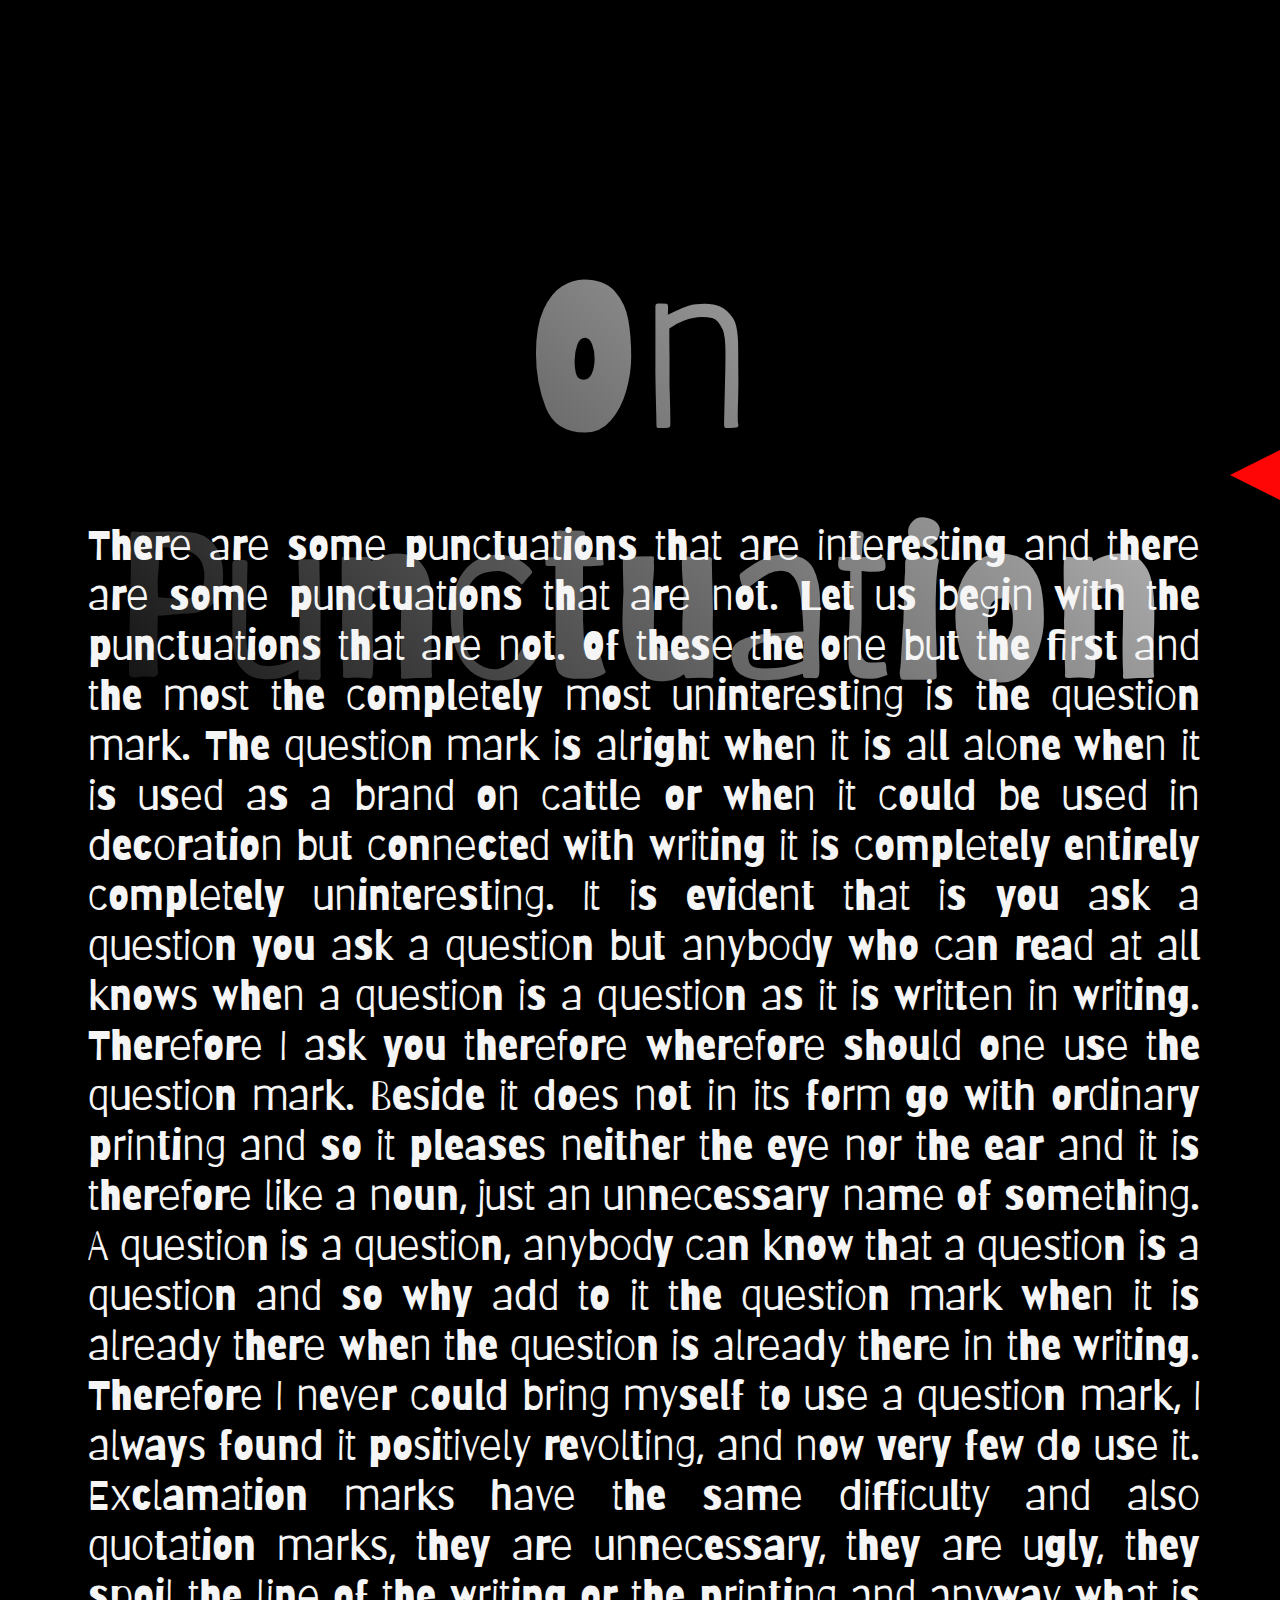
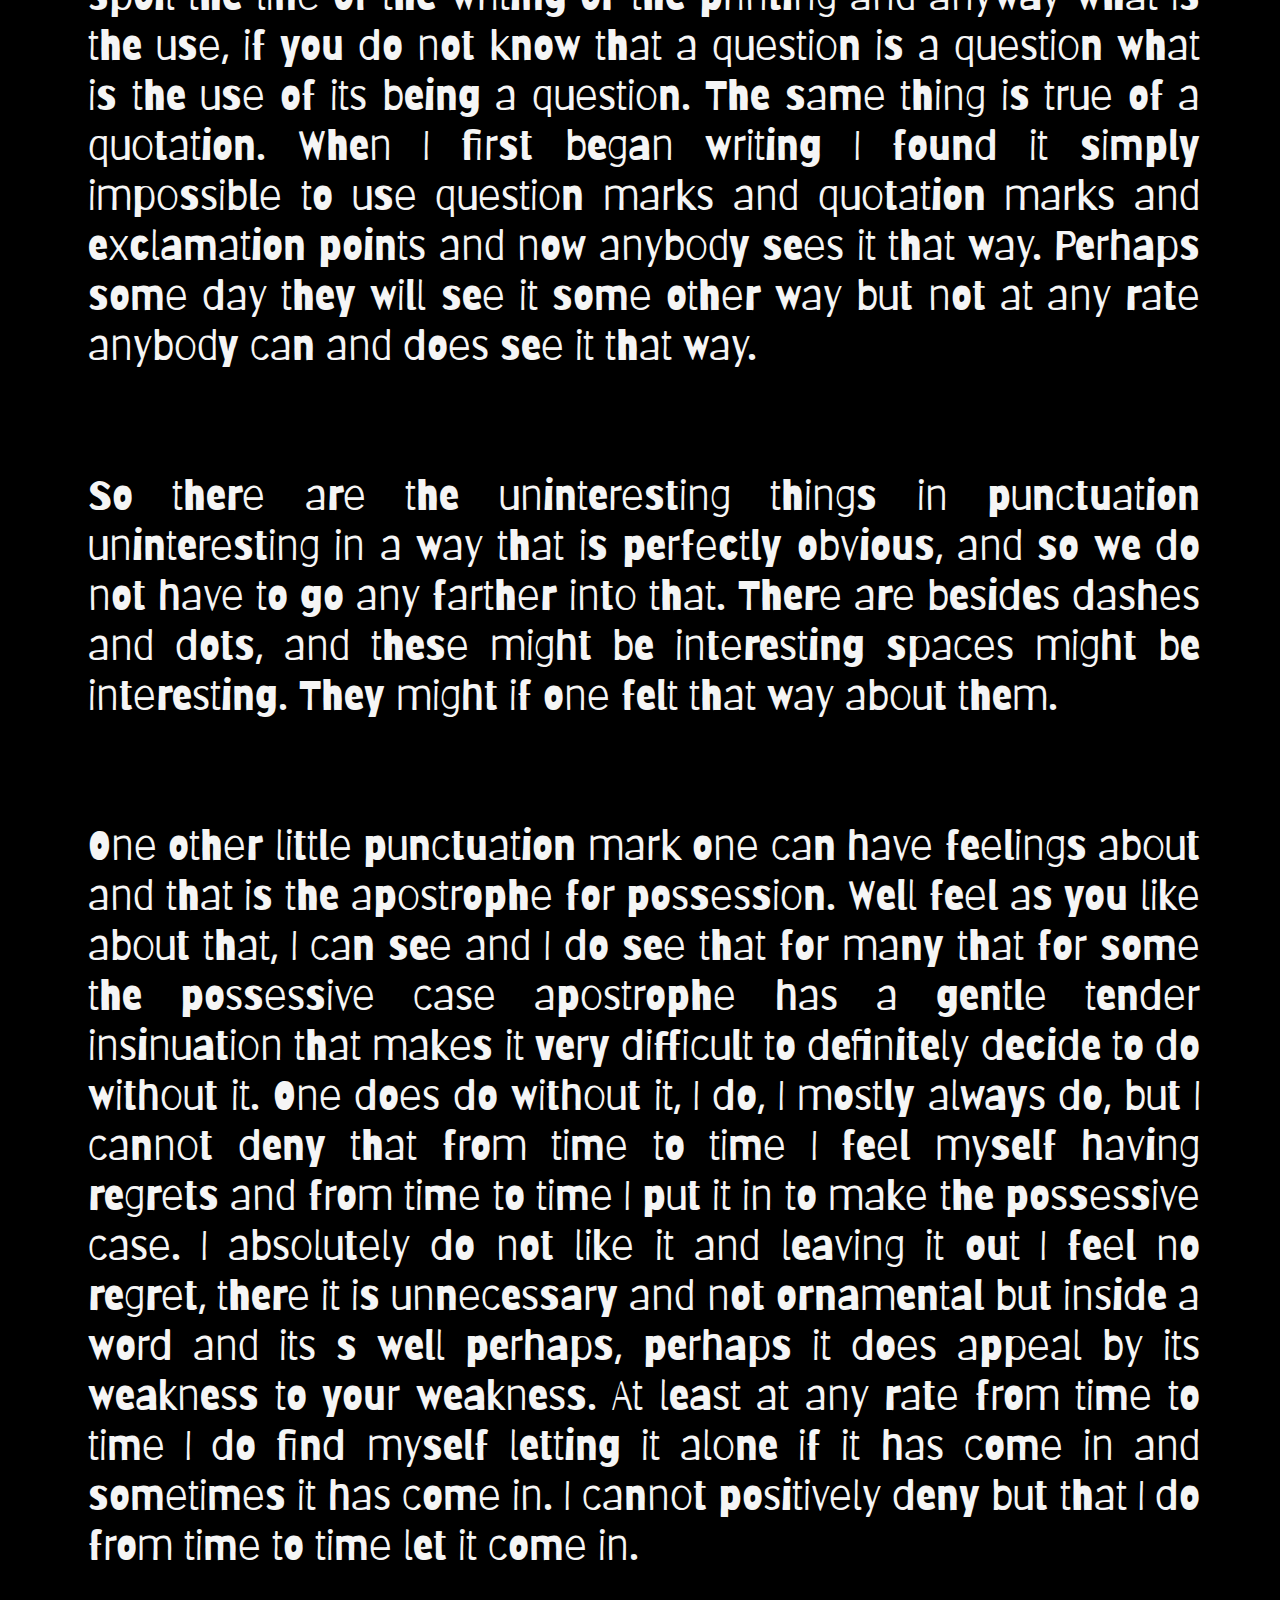
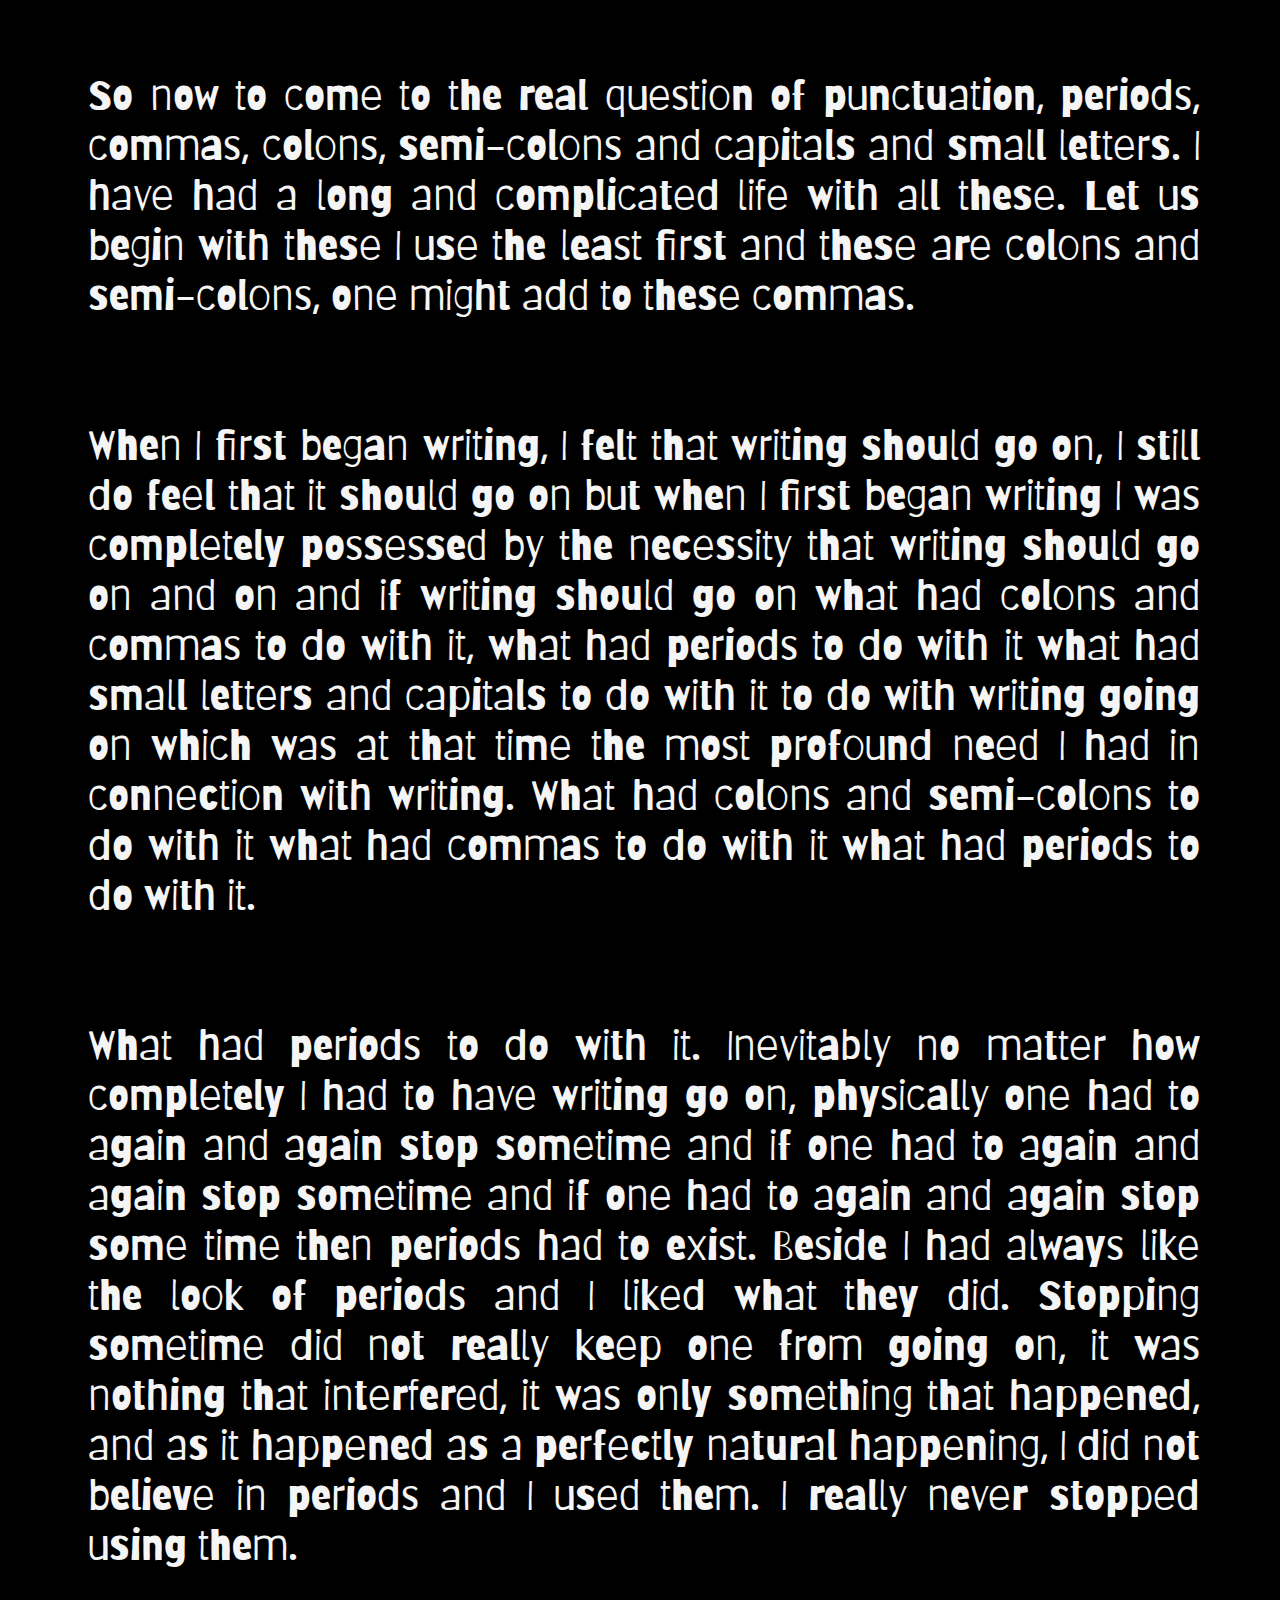
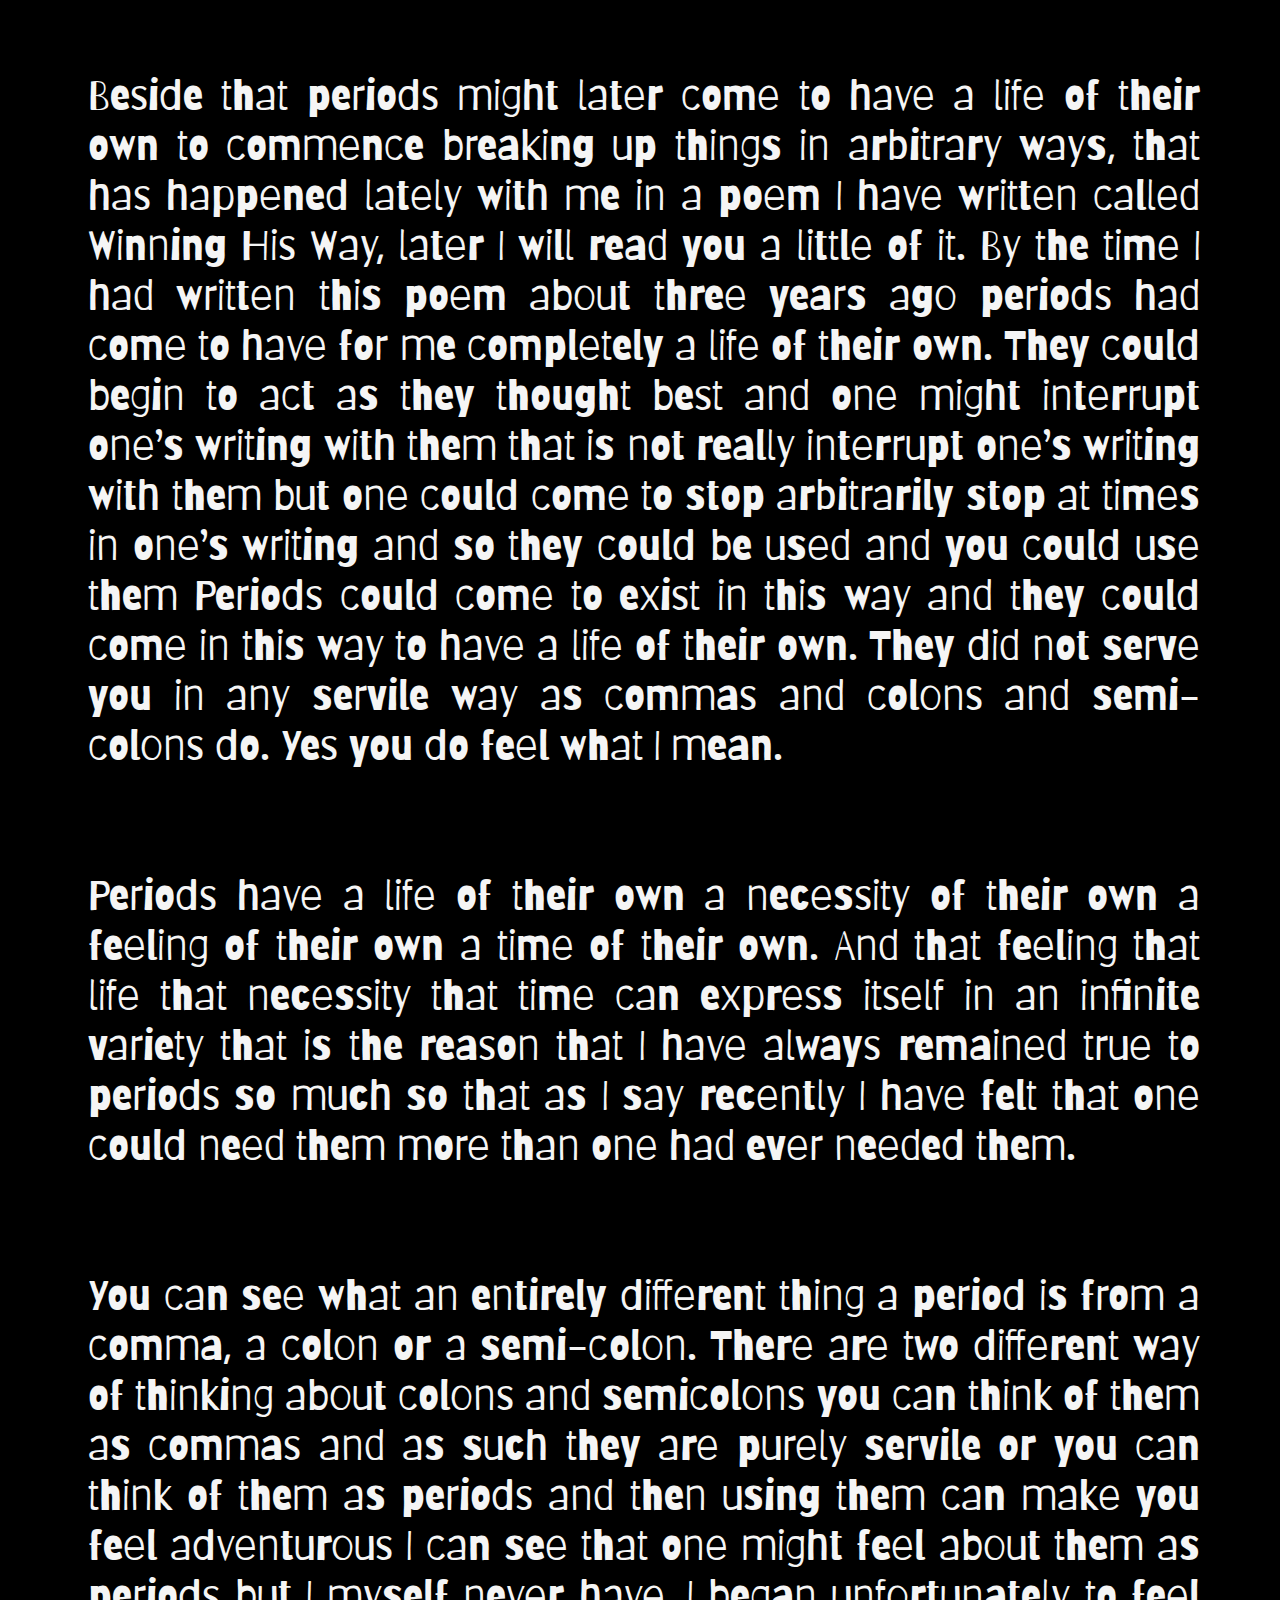
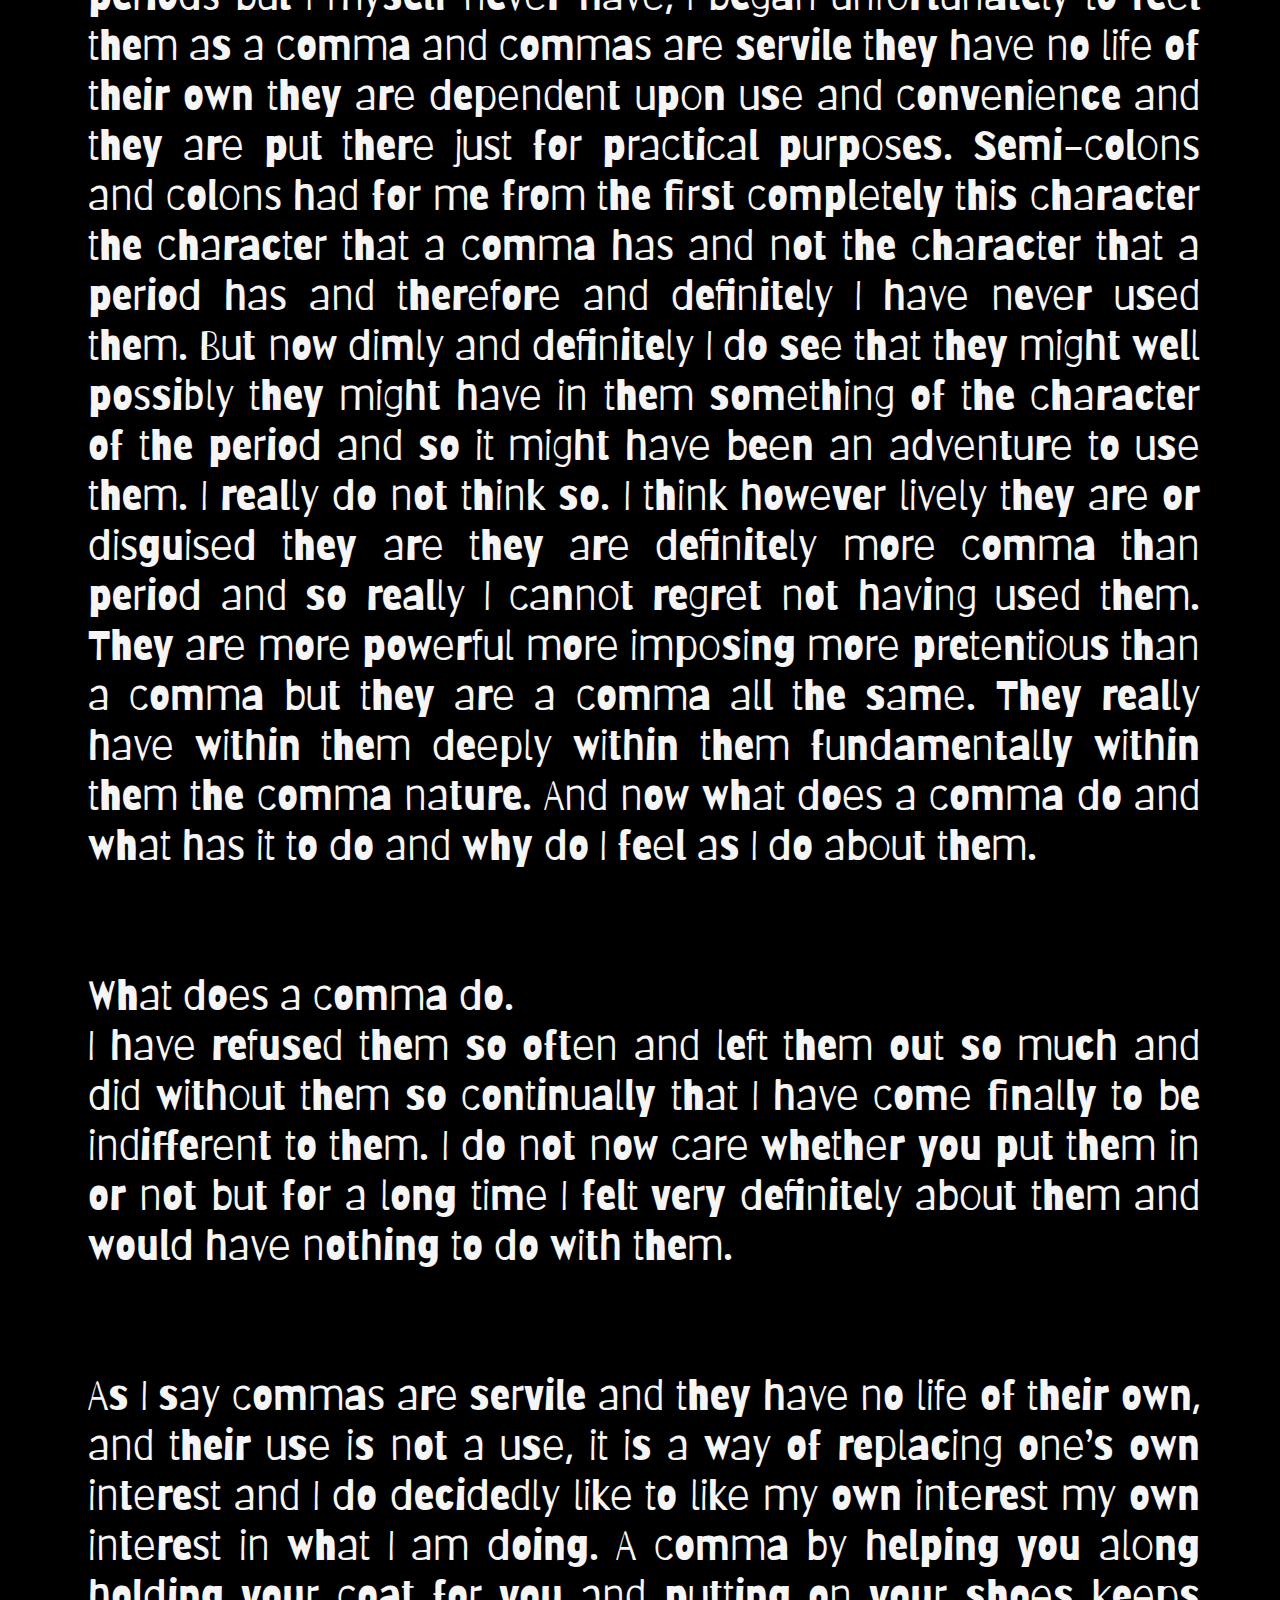
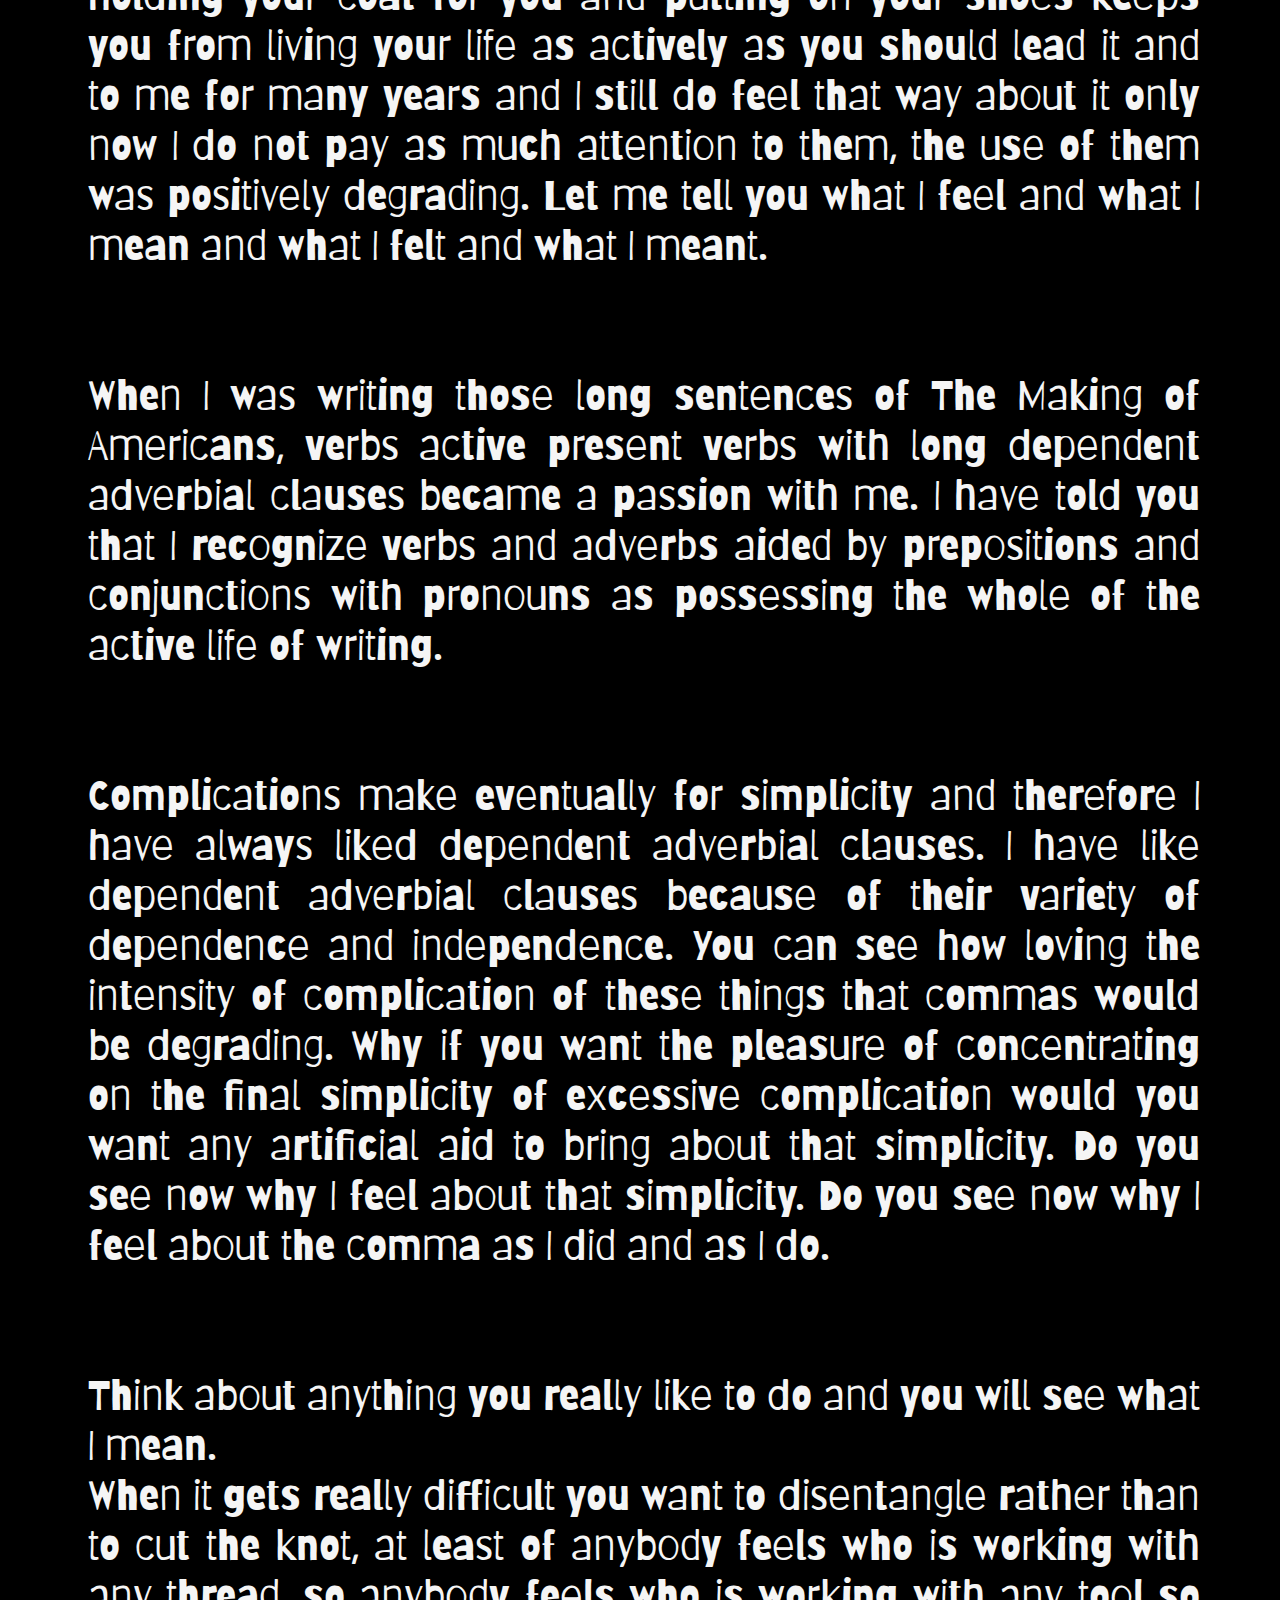
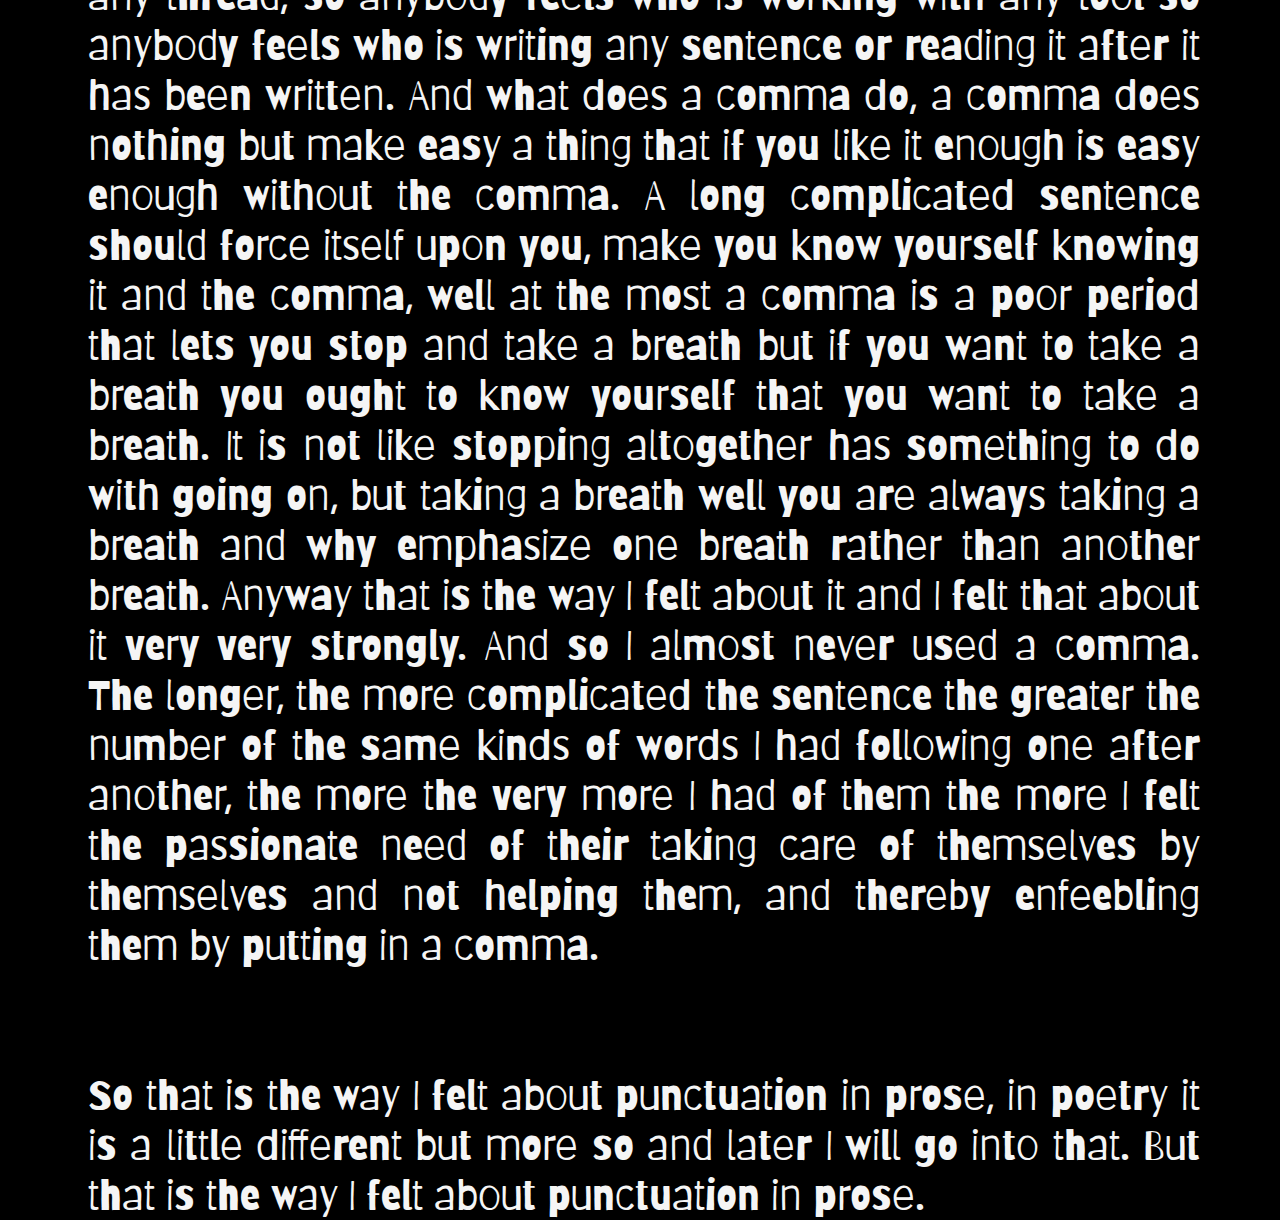
<file: index5.html>
<html>
    <head>
        <title>
            On Punctuation
        </title>
        <link rel="stylesheet" href="style5.css">
        <script src="javascript3.js"></script>
    </head>

    <body>
        <div class="triangle-left" onclick="wheel()"></div>
        <div id="title">
           On Punctuation
        </div>
        
        <div id="textbox" style="top:100px">
            <section id="1-text">There are some punctuations that are interesting and there are some punctuations that are not. Let us begin with the punctuations that are not. Of these the one but the first and the most the completely most uninteresting is the question mark. The question mark is alright when it is all alone when it is used as a brand on cattle or when it could be used in decoration but connected with writing it is completely entirely completely uninteresting. It is evident that is you ask a question you ask a question but anybody who can read at all knows when a question is a question as it is written in writing. Therefore I ask you therefore wherefore should one use the question mark. Beside it does not in its form go with ordinary printing and so it pleases neither the eye nor the ear and it is therefore like a noun, just an unnecessary name of something. A question is a question, anybody can know that a question is a question and so why add to it the question mark when it is already there when the question is already there in the writing. Therefore I never could bring myself to use a question mark, I always found it positively revolting, and now very few do use it. Exclamation marks have the same difficulty and also quotation marks, they are unnecessary, they are ugly, they spoil the line of the writing or the printing and anyway what is the use, if you do not know that a question is a question what is the use of its being a question. The same thing is true of a quotation. When I first began writing I found it simply impossible to use question marks and quotation marks and exclamation points and now anybody sees it that way. Perhaps some day they will see it some other way but not at any rate anybody can and does see it that way.
            <br></section>
            <br>
            <br>
            <section id="2-text"> So there are the uninteresting things in punctuation uninteresting in a way that is perfectly obvious, and so we do not have to go any farther into that. There are besides dashes and dots, and these might be interesting spaces might be interesting. They might if one felt that way about them. 
            <br></section>
            <br>
            <br>
            <section id="3-text">
            One other little punctuation mark one can have feelings about and that is the apostrophe for possession. Well feel as you like about that, I can see and I do see that for many that for some the possessive case apostrophe has a gentle tender insinuation that makes it very difficult to definitely decide to do without it. One does do without it, I do, I mostly always do, but I cannot deny that from time to time I feel myself having regrets and from time to time I put it in to make the possessive case. I absolutely do not like it and leaving it out I feel no regret, there it is unnecessary and not ornamental but inside a word and its s well perhaps, perhaps it does appeal by its weakness to your weakness. At least at any rate from time to time I do find myself letting it alone if it has come in and sometimes it has come in. I cannot positively deny but that I do from time to time let it come in. 
            <br></section><br>
            <br>
            <section id="4-text">
            So now to come to the real question of punctuation, periods, commas, colons,           semi-colons and capitals and small letters. 
            I have had a long and complicated life with all these. 
            Let us begin with these I use the least first and these are colons and semi-colons, one might add to these commas.
            <br></section><br>
            <br>
            <section id="5-text"> When I first began writing, I felt that writing should go on, I still do feel that it should go on but when I first began writing I was completely possessed by the necessity that writing should go on and on and if writing should go on what had colons and commas to do with it, what had periods to do with it what had small letters and capitals to do with it to do with writing going on which was at that time the most profound need I had in connection with writing. What had colons and semi-colons to do with it what had commas to do with it what had periods to do with it.
            <br></section><br>
            <br>
           <section id="6-text">  What had periods to do with it. Inevitably no matter how completely I had to have writing go on, physically one had to again and again stop sometime and if one had to again and again stop sometime and if one had to again and again stop some time then periods had to exist. Beside I had always like the look of periods and I liked what they did. Stopping sometime did not really keep one from going on, it was nothing that interfered, it was only something that happened, and as it happened as a perfectly natural happening, I did not believe in periods and I used them. I really never stopped using them.
            <br></section><br>
            <br>
          <section id="7-text">Beside that periods might later come to have a life of their own to commence breaking up things in arbitrary ways, that has happened lately with me in a poem I have written called Winning His Way, later I will read you a little of it. By the time I had written this poem about three years ago periods had come to have for me completely a life of their own. They could begin to act as they thought best and one might interrupt one’s writing with them that is not really interrupt one’s writing with them but one could come to stop arbitrarily stop at times in one’s writing and so they could be used and you could use them Periods could come to exist in this way and they could come in this way to have a life of their own. They did not serve you in any servile way as commas and colons and semi-colons do. Yes you do feel what I mean.
            <br></section><br>
            <br>
            <section id="8-text"> Periods have a life of their own a necessity of their own a feeling of their own a time of their own. And that feeling that life that necessity that time can express itself in an infinite variety that is the reason that I have always remained true to periods so much so that as I say recently I have felt that one could need them more than one had ever needed them.
            <br></section><br>
            <br>
            <section id="9-text">You can see what an entirely different thing a period is from a comma, a colon or a semi-colon.
            There are two different way of thinking about colons and semicolons you can think of them as commas and as such they are purely servile or you can think of them as periods and then using them can make you feel adventurous I can see that one might feel about them as periods but I myself never have, I began unfortunately to feel them as a comma and commas are servile they have no life of their own they are dependent upon use and convenience and they are put there just for practical purposes. Semi-colons and colons had for me from the first completely this character the character that a comma has and not the character that a period has and therefore and definitely I have never used them. But now dimly and definitely I do see that they might well possibly they might have in them something of the character of the period and so it might have been an adventure to use them. I really do not think so. I think however lively they are or disguised they are they are definitely more comma than period and so really I cannot regret not having used them. They are more powerful more imposing more pretentious than a comma but they are a comma all the same. They really have within them deeply within them fundamentally within them the comma nature. And now what does a comma do and what has it to do and why do I feel as I do about them.
            <br></section><br>
            <br>
            <section id="10-text">What does a comma do.
            <br>
            I have refused them so often and left them out so much and did without them so continually that I have come finally to be indifferent to them. I do not now care whether you put them in or not but for a long time I felt very definitely about them and would have nothing to do with them.
            <br></section><br>
            <br>
            <section id="11-text"> As I say commas are servile and they have no life of their own, and their use is not a use, it is a way of replacing one’s own interest and I do decidedly like to like my own interest my own interest in what I am doing. A comma by helping you along holding your coat for you and putting on your shoes keeps you from living your life as actively as you should lead it and to me for many years and I still do feel that way about it only now I do not pay as much attention to them, the use of them was positively degrading. Let me tell you what I feel and what I mean and what I felt and what I meant.
            <br></section><br>
            <br>
           <section id="12-text">
            When I was writing those long sentences of The Making of Americans, verbs active present verbs with long dependent adverbial clauses became a passion with me. I have told you that I recognize verbs and adverbs aided by prepositions and conjunctions with pronouns as possessing the whole of the active life of writing. 
            <br>
           </section><br>
           <br>
           <section id="13-text">Complications make eventually for simplicity and therefore I have always liked dependent adverbial clauses. I have like dependent adverbial clauses because of their variety of dependence and independence. You can see how loving the intensity of complication of these things that commas would be degrading. Why if you want the pleasure of concentrating on the final simplicity of excessive complication would you want any artificial aid to bring about that simplicity. Do you see now why I feel about that simplicity. Do you see now why I feel about the comma as I did and as I do.
            <br></section><br>
            <br>
            <section id="14-text">Think about anything you really like to do and you will see what I mean.
            <br>
            When it gets really difficult you want to disentangle rather than to cut the knot, at least of anybody feels who is working with any thread, so anybody feels who is working with any tool so anybody feels who is writing any sentence or reading it after it has been written. And what does a comma do, a comma does nothing but make easy a thing that if you like it enough is easy enough without the comma. A long complicated sentence should force itself upon you, make you know yourself knowing it and the comma, well at the most a comma is a poor period that lets you stop and take a breath but if you want to take a breath you ought to know yourself that you want to take a breath. It is not like stopping altogether has something to do with going on, but taking a breath well you are always taking a breath and why emphasize one breath rather than another breath. Anyway that is the way I felt about it and I felt that about it very very strongly. And so I almost never used a comma. The longer, the more complicated the sentence the greater the number of the same kinds of words I had following one after another, the more the very more I had of them the more I felt the passionate need of their taking care of themselves by themselves and not helping them, and thereby enfeebling them by putting in a comma.
            <br></section><br>
            <br>
            <section id="15-text"> So that is the way I felt about punctuation in prose, in poetry it is a little different but more so and later I will go into that. But that is the way I felt about punctuation in prose.
            </section>
           

        </div>
       
    </body>
</html>
</file>
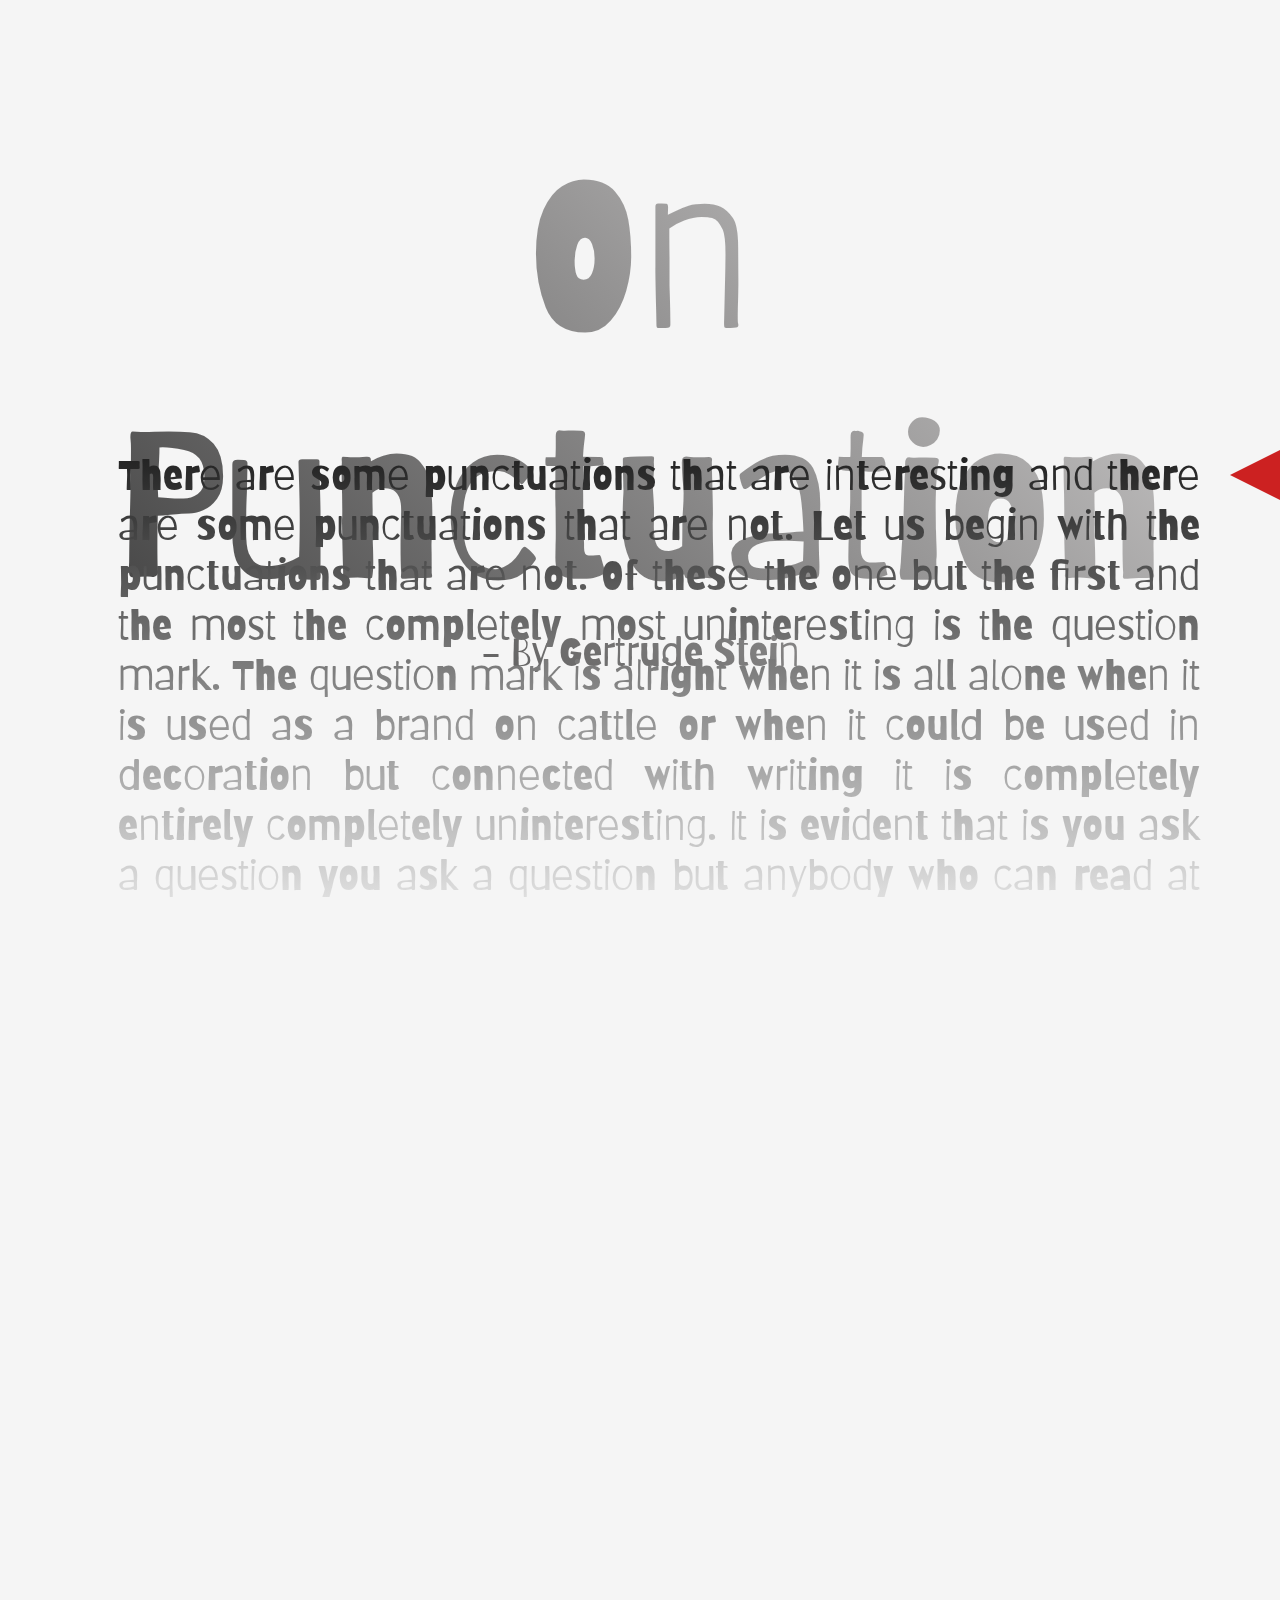
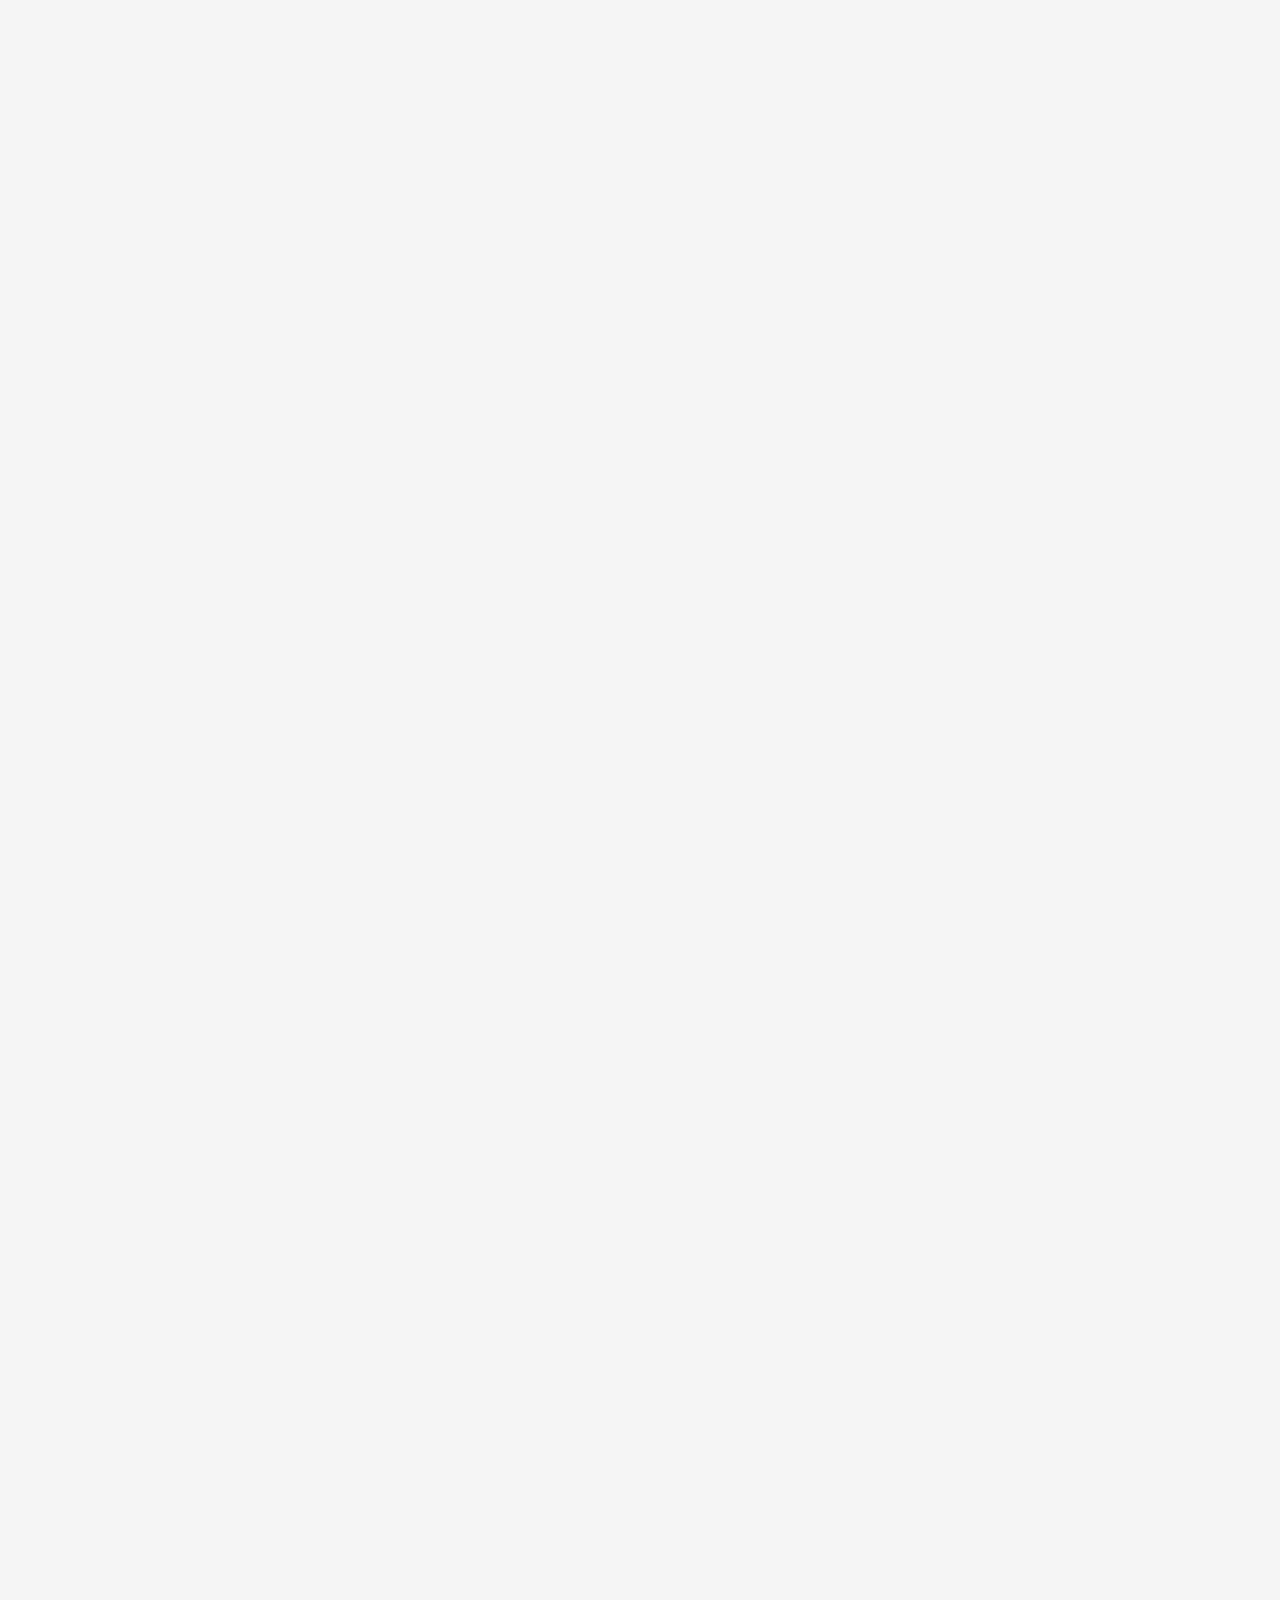
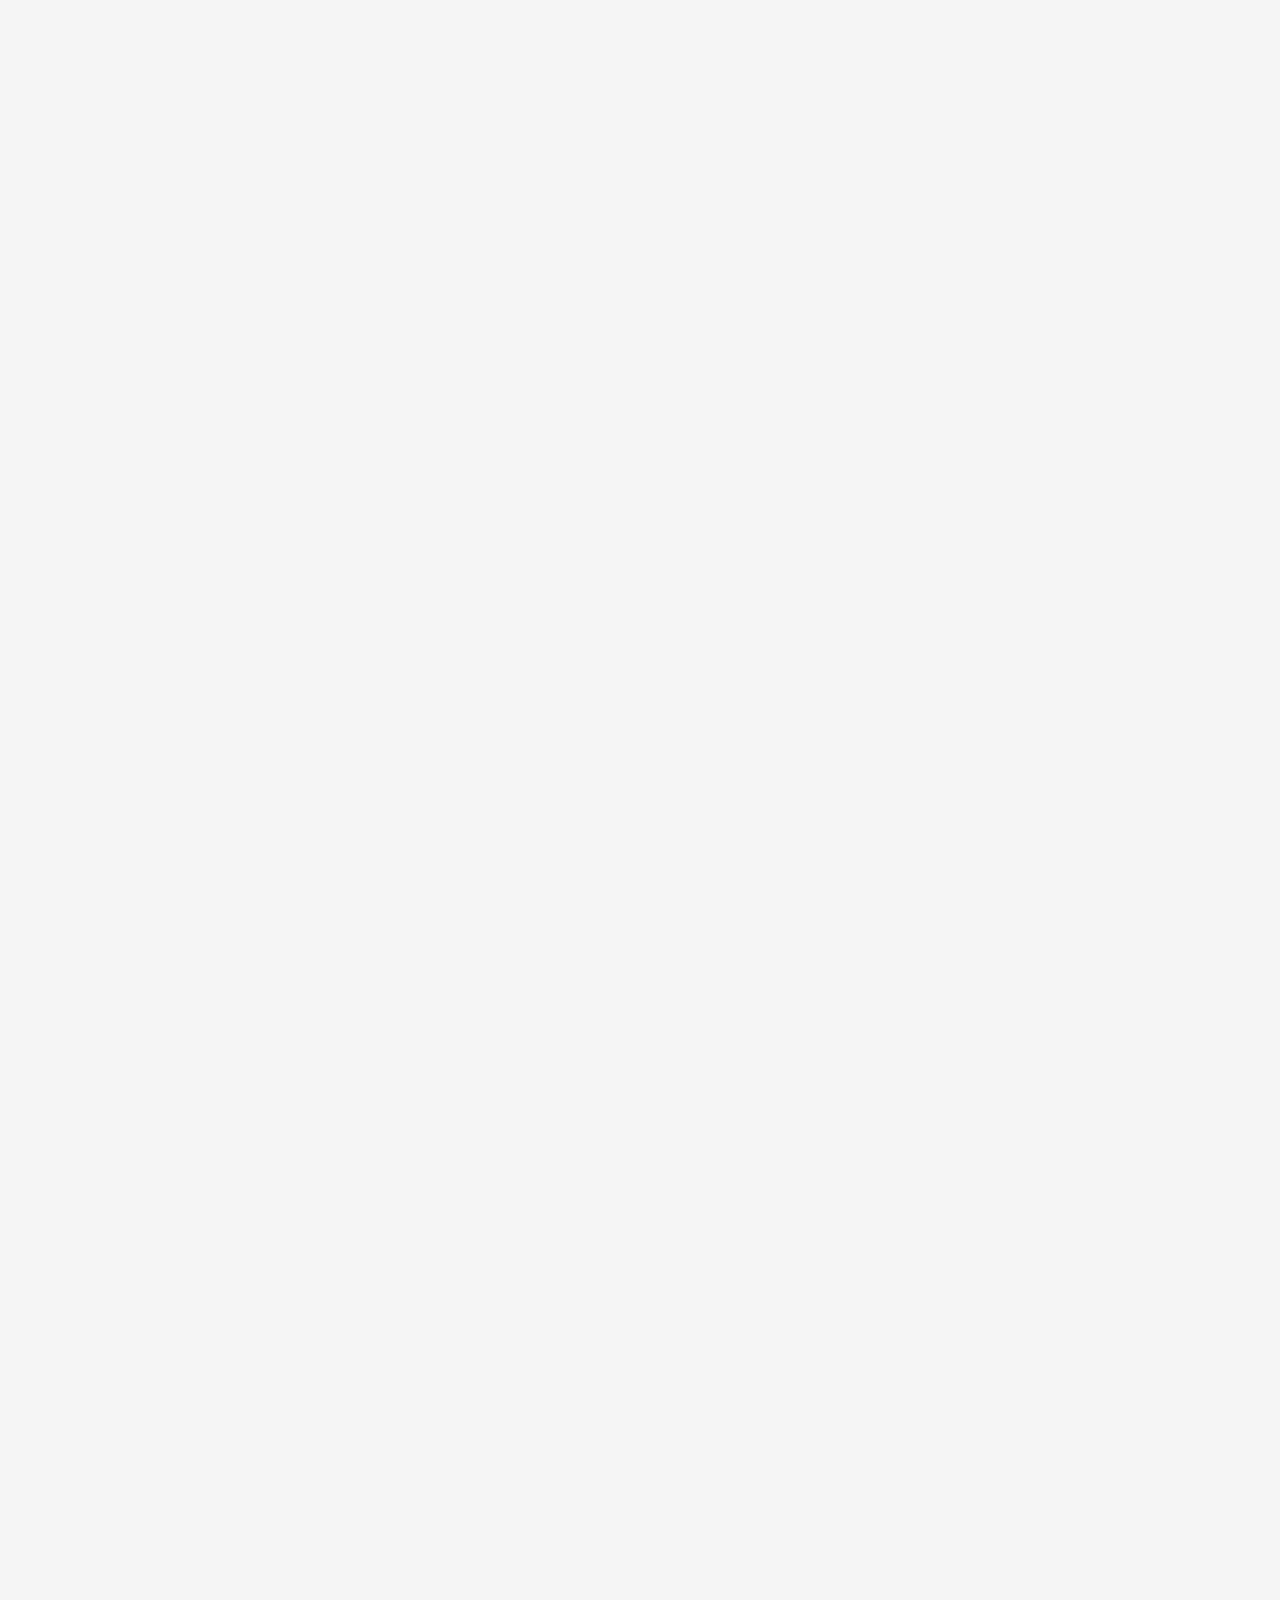
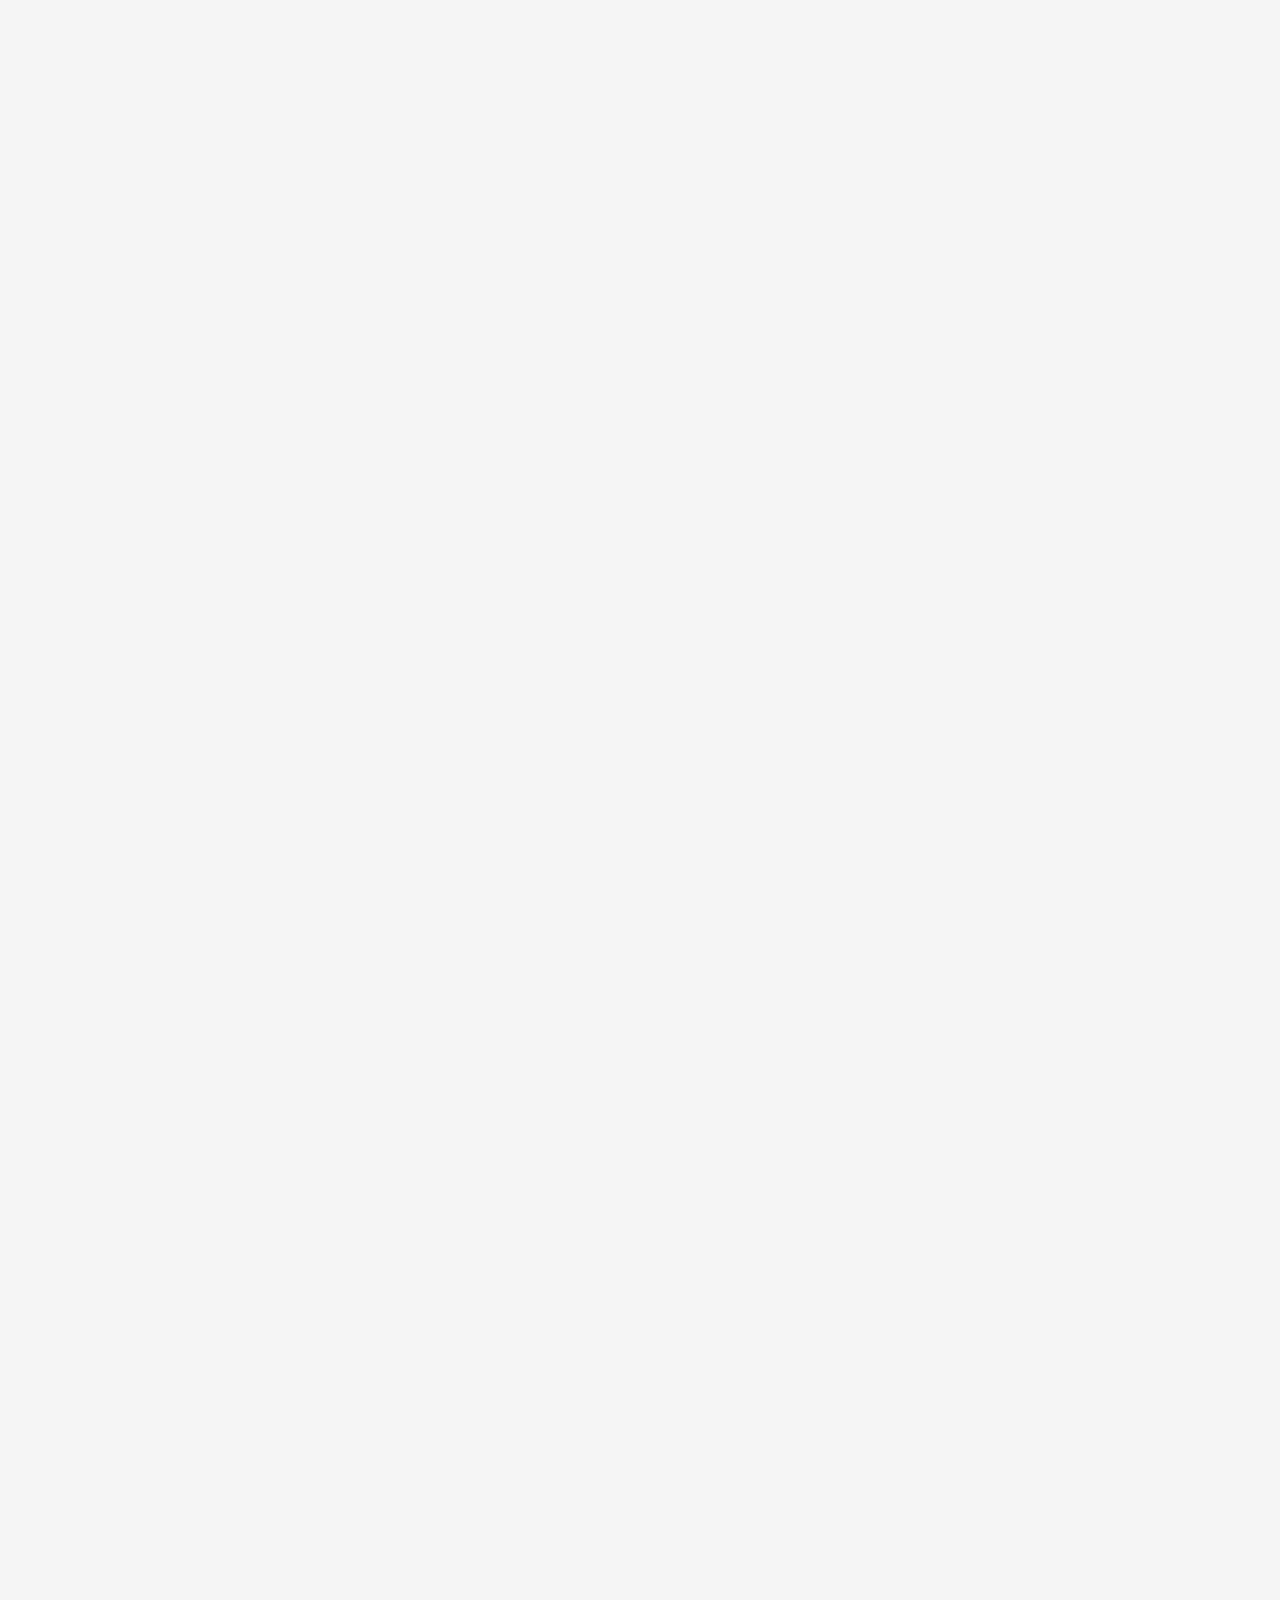
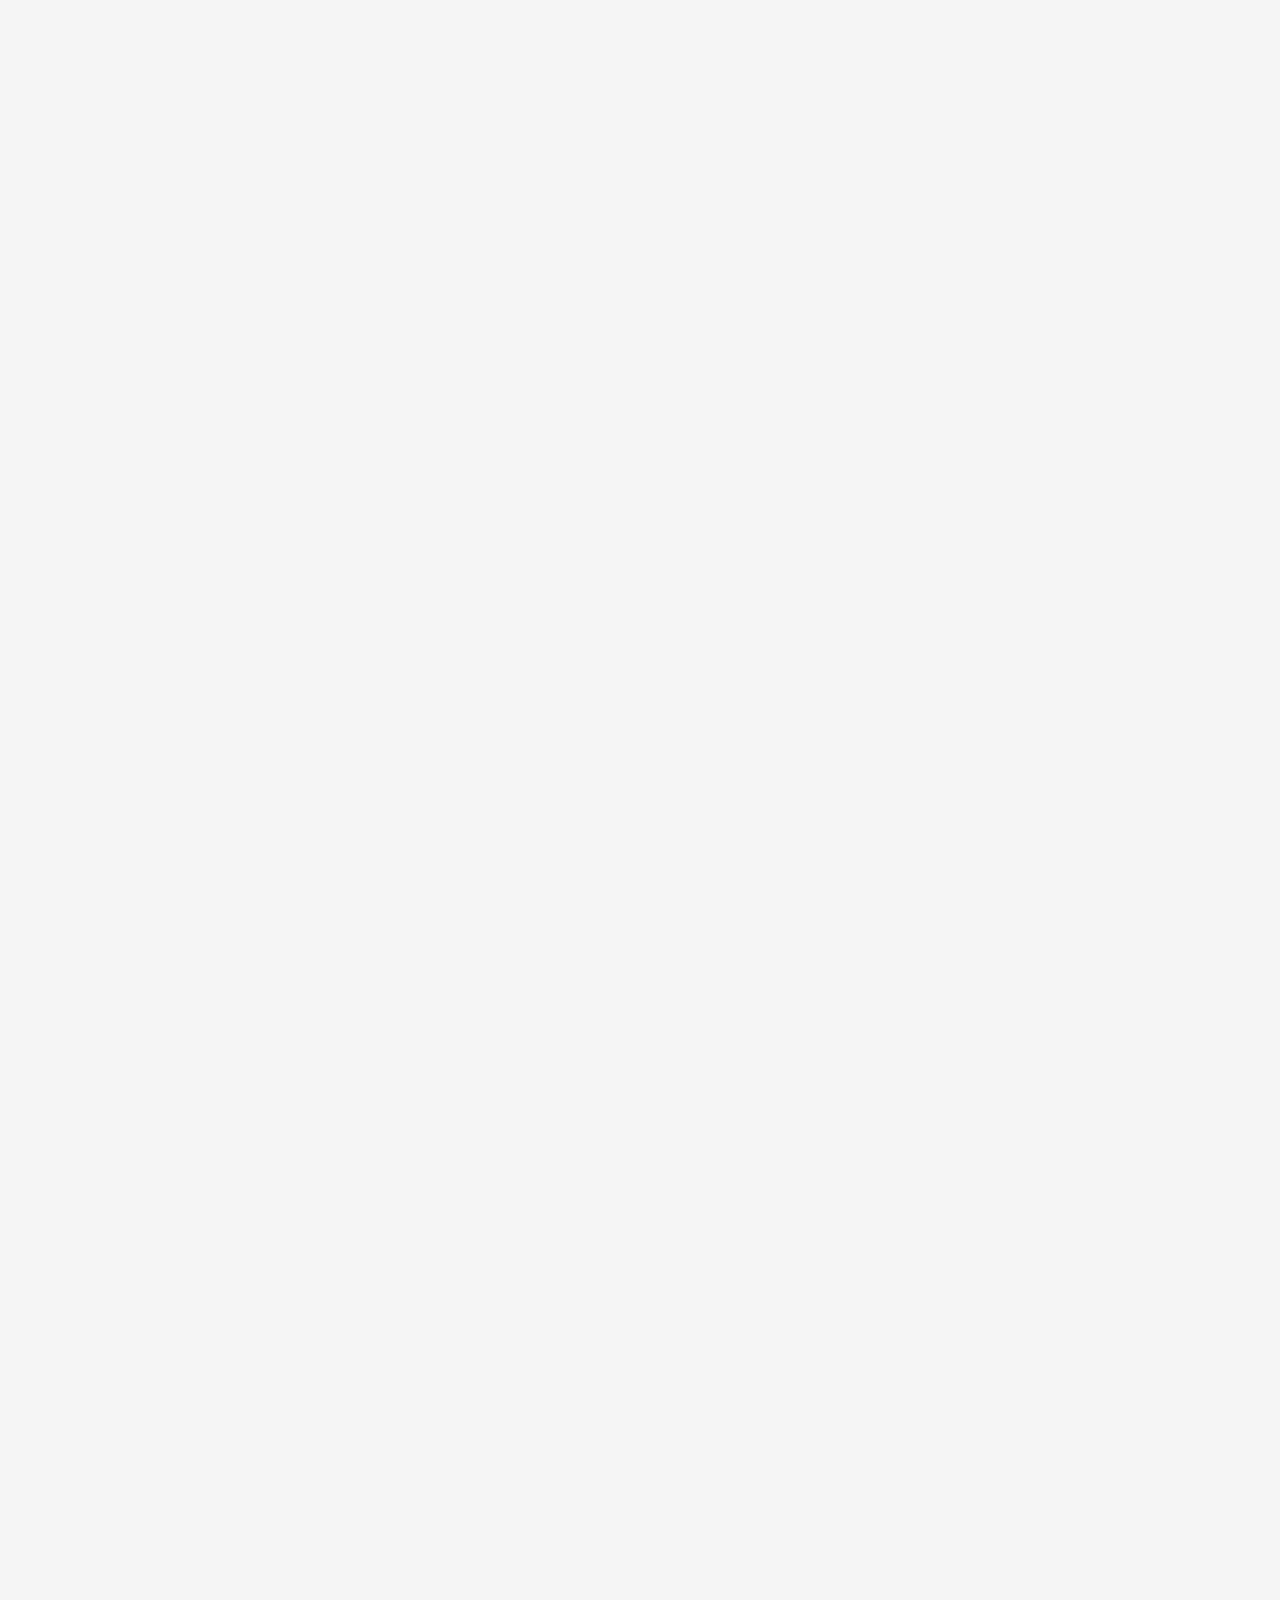
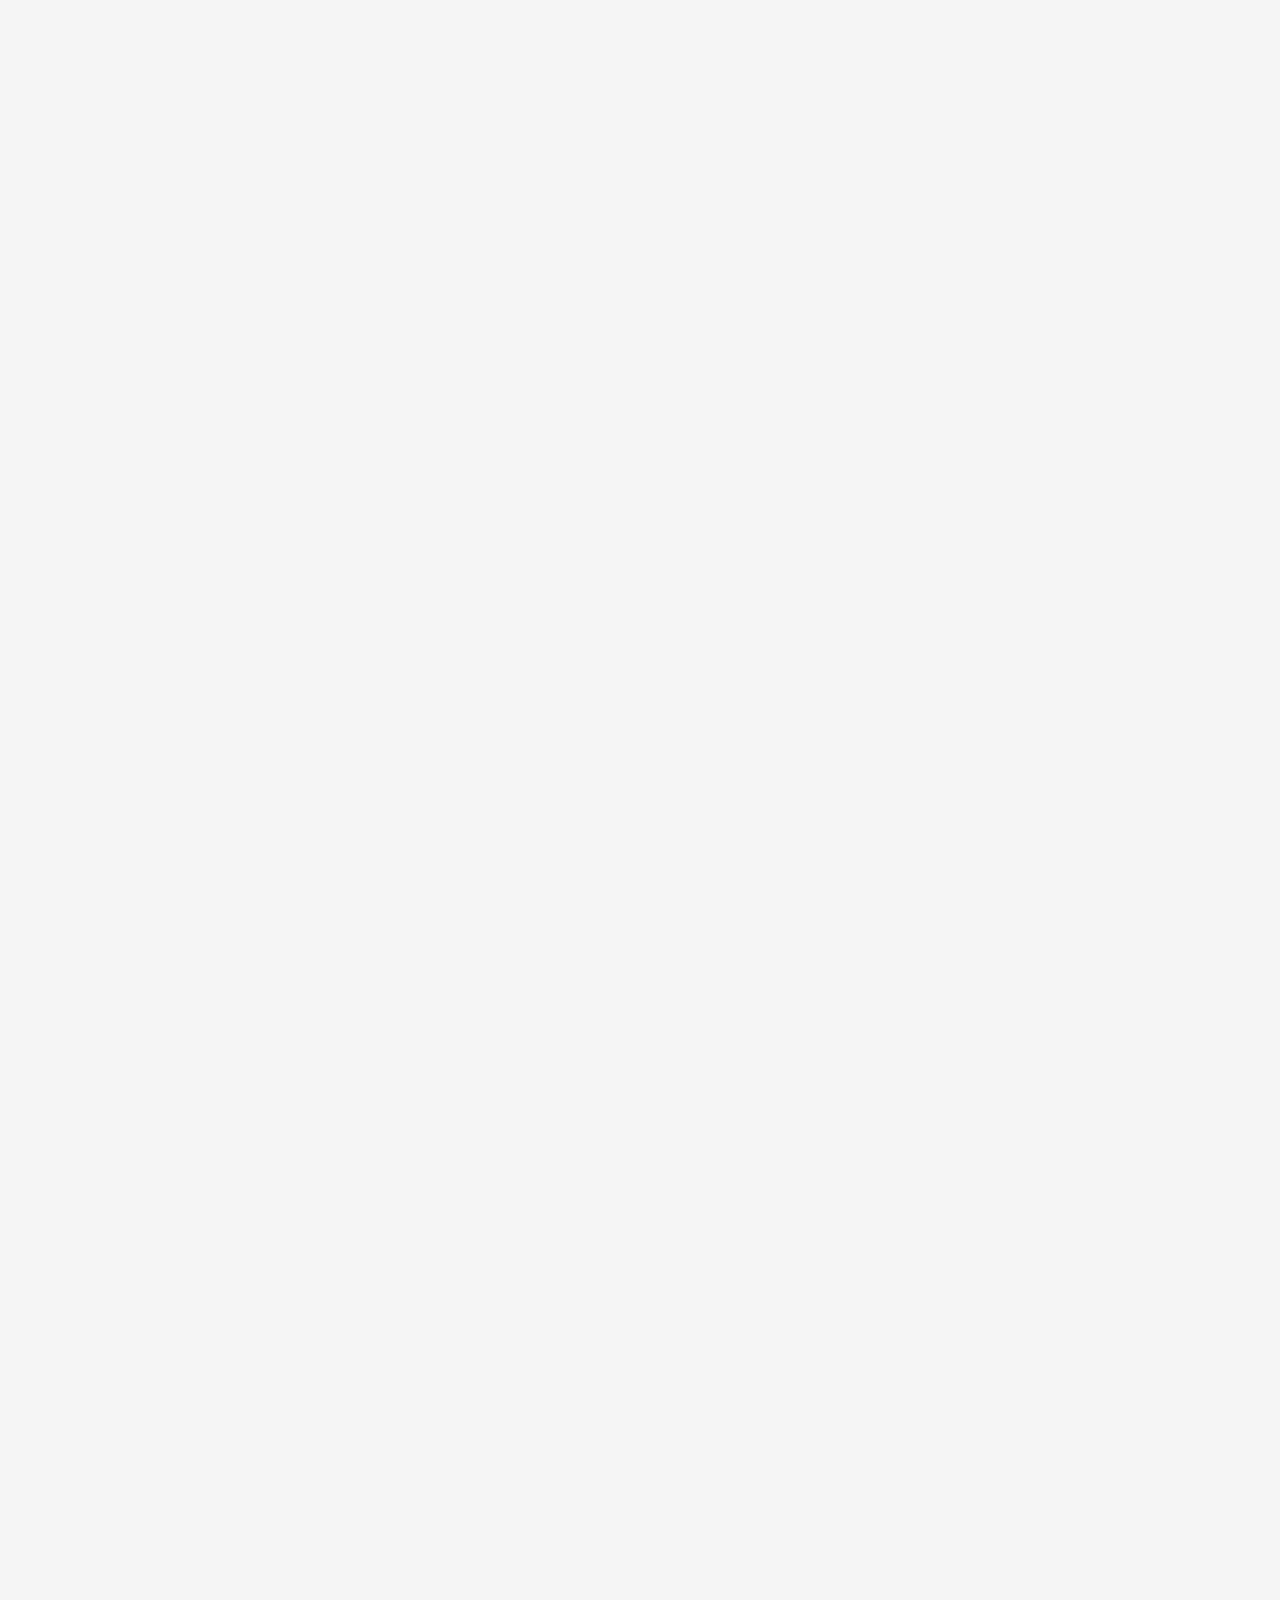
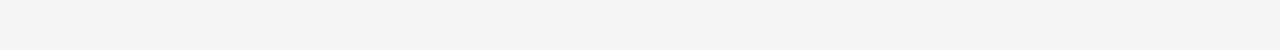
<file: indexp5-2.html>
<html>
    <head>
        <title>
            On Punctuation
        </title>
        <link rel="stylesheet" href="stylep5-2.css">
        <script src="javascript.js"></script>
    </head>

    <body>
        <div class="triangle-left" onclick="wheel();"></div>
        <a href="#" id="circle" onclick="randomPick();"></a>
        <div class="dot" onclick="wheel();">
            <span class="dot"></span> </div>
        <!-- <div>
            <button onclick="topFunction()" id="myBtn" title="Go to top">Top</button>
        </div> -->

        <!-- <div class="choose" onclick="randomPick();"></div> -->
        <div id="title">
           On Punctuation <br>
          <div style="font-size: 40px;"> - By Gertrude Stein</div> 
        </div>
        
        <div id="textbox" style="top:100px">
            <section id="1-text">There are some punctuations that are interesting and there are some punctuations that are not. Let us begin with the punctuations that are not. Of these the one but the first and the most the completely most uninteresting is the question mark. The question mark is alright when it is all alone when it is used as a brand on cattle or when it could be used in decoration but connected with writing it is completely entirely completely uninteresting. It is evident that is you ask a question you ask a question but anybody who can read at all knows when a question is a question as it is written in writing. Therefore I ask you therefore wherefore should one use the question mark. Beside it does not in its form go with ordinary printing and so it pleases neither the eye nor the ear and it is therefore like a noun, just an unnecessary name of something. A question is a question, anybody can know that a question is a question and so why add to it the question mark when it is already there when the question is already there in the writing. Therefore I never could bring myself to use a question mark, I always found it positively revolting, and now very few do use it. Exclamation marks have the same difficulty and also quotation marks, they are unnecessary, they are ugly, they spoil the line of the writing or the printing and anyway what is the use, if you do not know that a question is a question what is the use of its being a question. The same thing is true of a quotation. When I first began writing I found it simply impossible to use question marks and quotation marks and exclamation points and now anybody sees it that way. Perhaps some day they will see it some other way but not at any rate anybody can and does see it that way.
            <br></section>

            <section id="2-text"> So there are the uninteresting things in punctuation uninteresting in a way that is perfectly obvious, and so we do not have to go any farther into that. There are besides dashes and dots, and these might be interesting spaces might be interesting. They might if one felt that way about them. 
            <br></section>
            <section id="3-text">
            One other little punctuation mark one can have feelings about and that is the apostrophe for possession. Well feel as you like about that, I can see and I do see that for many that for some the possessive case apostrophe has a gentle tender insinuation that makes it very difficult to definitely decide to do without it. One does do without it, I do, I mostly always do, but I cannot deny that from time to time I feel myself having regrets and from time to time I put it in to make the possessive case. I absolutely do not like it and leaving it out I feel no regret, there it is unnecessary and not ornamental but inside a word and its s well perhaps, perhaps it does appeal by its weakness to your weakness. At least at any rate from time to time I do find myself letting it alone if it has come in and sometimes it has come in. I cannot positively deny but that I do from time to time let it come in. 
            <br></section>
            <section id="4-text">
            So now to come to the real question of punctuation, periods, commas, colons,           semi-colons and capitals and small letters. 
            I have had a long and complicated life with all these. 
            Let us begin with these I use the least first and these are colons and semi-colons, one might add to these commas.
            <br></section>
            <section id="5-text"> When I first began writing, I felt that writing should go on, I still do feel that it should go on but when I first began writing I was completely possessed by the necessity that writing should go on and on and if writing should go on what had colons and commas to do with it, what had periods to do with it what had small letters and capitals to do with it to do with writing going on which was at that time the most profound need I had in connection with writing. What had colons and semi-colons to do with it what had commas to do with it what had periods to do with it.
            <br></section>
           <section id="6-text">  What had periods to do with it. Inevitably no matter how completely I had to have writing go on, physically one had to again and again stop sometime and if one had to again and again stop sometime and if one had to again and again stop some time then periods had to exist. Beside I had always like the look of periods and I liked what they did. Stopping sometime did not really keep one from going on, it was nothing that interfered, it was only something that happened, and as it happened as a perfectly natural happening, I did not believe in periods and I used them. I really never stopped using them.
            <br></section>
          <section id="7-text">Beside that periods might later come to have a life of their own to commence breaking up things in arbitrary ways, that has happened lately with me in a poem I have written called Winning His Way, later I will read you a little of it. By the time I had written this poem about three years ago periods had come to have for me completely a life of their own. They could begin to act as they thought best and one might interrupt one’s writing with them that is not really interrupt one’s writing with them but one could come to stop arbitrarily stop at times in one’s writing and so they could be used and you could use them Periods could come to exist in this way and they could come in this way to have a life of their own. They did not serve you in any servile way as commas and colons and semi-colons do. Yes you do feel what I mean.
            <br></section>
            <section id="8-text"> Periods have a life of their own a necessity of their own a feeling of their own a time of their own. And that feeling that life that necessity that time can express itself in an infinite variety that is the reason that I have always remained true to periods so much so that as I say recently I have felt that one could need them more than one had ever needed them.
            <br></section>
            <section id="9-text">You can see what an entirely different thing a period is from a comma, a colon or a semi-colon.
            There are two different way of thinking about colons and semicolons you can think of them as commas and as such they are purely servile or you can think of them as periods and then using them can make you feel adventurous I can see that one might feel about them as periods but I myself never have, I began unfortunately to feel them as a comma and commas are servile they have no life of their own they are dependent upon use and convenience and they are put there just for practical purposes. Semi-colons and colons had for me from the first completely this character the character that a comma has and not the character that a period has and therefore and definitely I have never used them. But now dimly and definitely I do see that they might well possibly they might have in them something of the character of the period and so it might have been an adventure to use them. I really do not think so. I think however lively they are or disguised they are they are definitely more comma than period and so really I cannot regret not having used them. They are more powerful more imposing more pretentious than a comma but they are a comma all the same. They really have within them deeply within them fundamentally within them the comma nature. And now what does a comma do and what has it to do and why do I feel as I do about them.
            <br></section>
            <section id="10-text">What does a comma do.
            <br>
            I have refused them so often and left them out so much and did without them so continually that I have come finally to be indifferent to them. I do not now care whether you put them in or not but for a long time I felt very definitely about them and would have nothing to do with them.
            <br></section>
            <section id="11-text"> As I say commas are servile and they have no life of their own, and their use is not a use, it is a way of replacing one’s own interest and I do decidedly like to like my own interest my own interest in what I am doing. A comma by helping you along holding your coat for you and putting on your shoes keeps you from living your life as actively as you should lead it and to me for many years and I still do feel that way about it only now I do not pay as much attention to them, the use of them was positively degrading. Let me tell you what I feel and what I mean and what I felt and what I meant.
            <br></section>
           <section id="12-text">
            When I was writing those long sentences of The Making of Americans, verbs active present verbs with long dependent adverbial clauses became a passion with me. I have told you that I recognize verbs and adverbs aided by prepositions and conjunctions with pronouns as possessing the whole of the active life of writing. 
            <br>
           </section>
           <section id="13-text">Complications make eventually for simplicity and therefore I have always liked dependent adverbial clauses. I have like dependent adverbial clauses because of their variety of dependence and independence. You can see how loving the intensity of complication of these things that commas would be degrading. Why if you want the pleasure of concentrating on the final simplicity of excessive complication would you want any artificial aid to bring about that simplicity. Do you see now why I feel about that simplicity. Do you see now why I feel about the comma as I did and as I do.
            <br></section>
            <section id="14-text">Think about anything you really like to do and you will see what I mean.
            <br>
            When it gets really difficult you want to disentangle rather than to cut the knot, at least of anybody feels who is working with any thread, so anybody feels who is working with any tool so anybody feels who is writing any sentence or reading it after it has been written. And what does a comma do, a comma does nothing but make easy a thing that if you like it enough is easy enough without the comma. A long complicated sentence should force itself upon you, make you know yourself knowing it and the comma, well at the most a comma is a poor period that lets you stop and take a breath but if you want to take a breath you ought to know yourself that you want to take a breath. It is not like stopping altogether has something to do with going on, but taking a breath well you are always taking a breath and why emphasize one breath rather than another breath. Anyway that is the way I felt about it and I felt that about it very very strongly. And so I almost never used a comma. The longer, the more complicated the sentence the greater the number of the same kinds of words I had following one after another, the more the very more I had of them the more I felt the passionate need of their taking care of themselves by themselves and not helping them, and thereby enfeebling them by putting in a comma.
            <br></section>
            <section id="15-text"> So that is the way I felt about punctuation in prose, in poetry it is a little different but more so and later I will go into that. But that is the way I felt about punctuation in prose.
            </section>
           

        </div>
       
    </body>
</html>
</file>
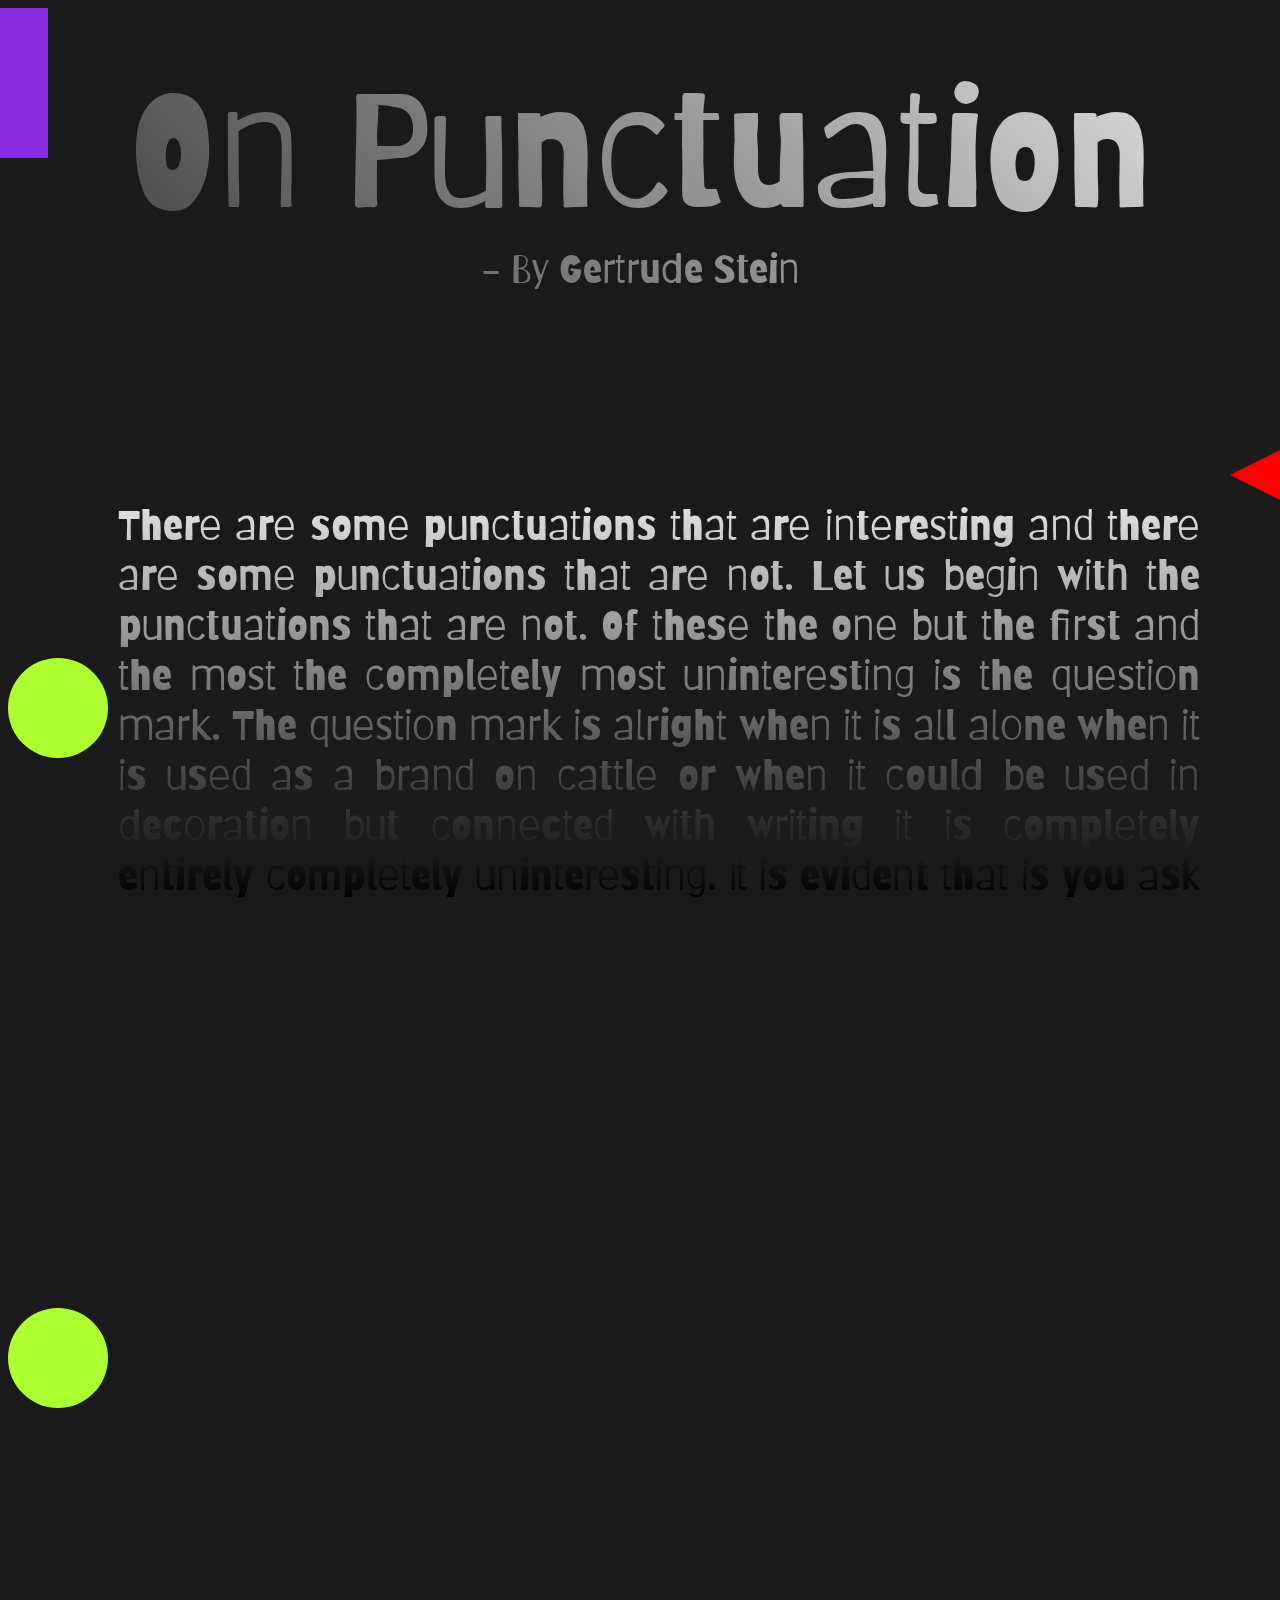
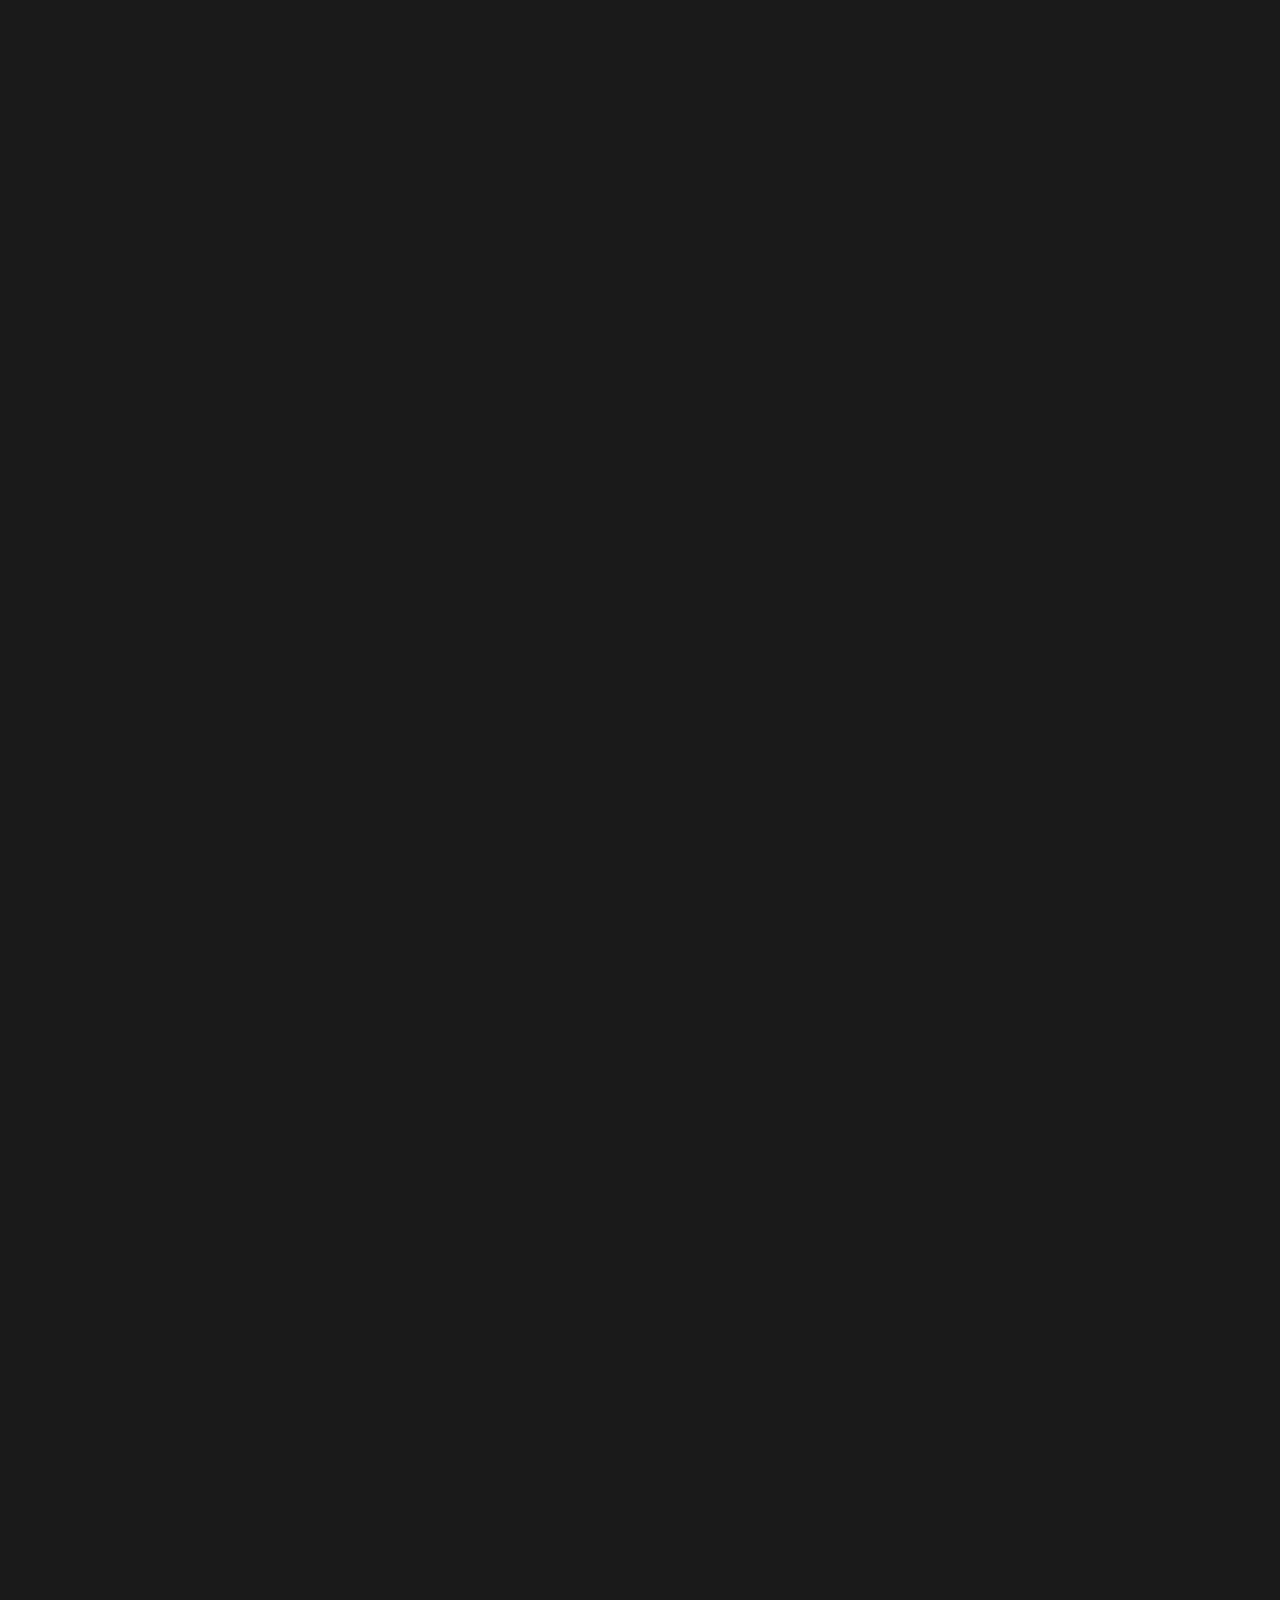
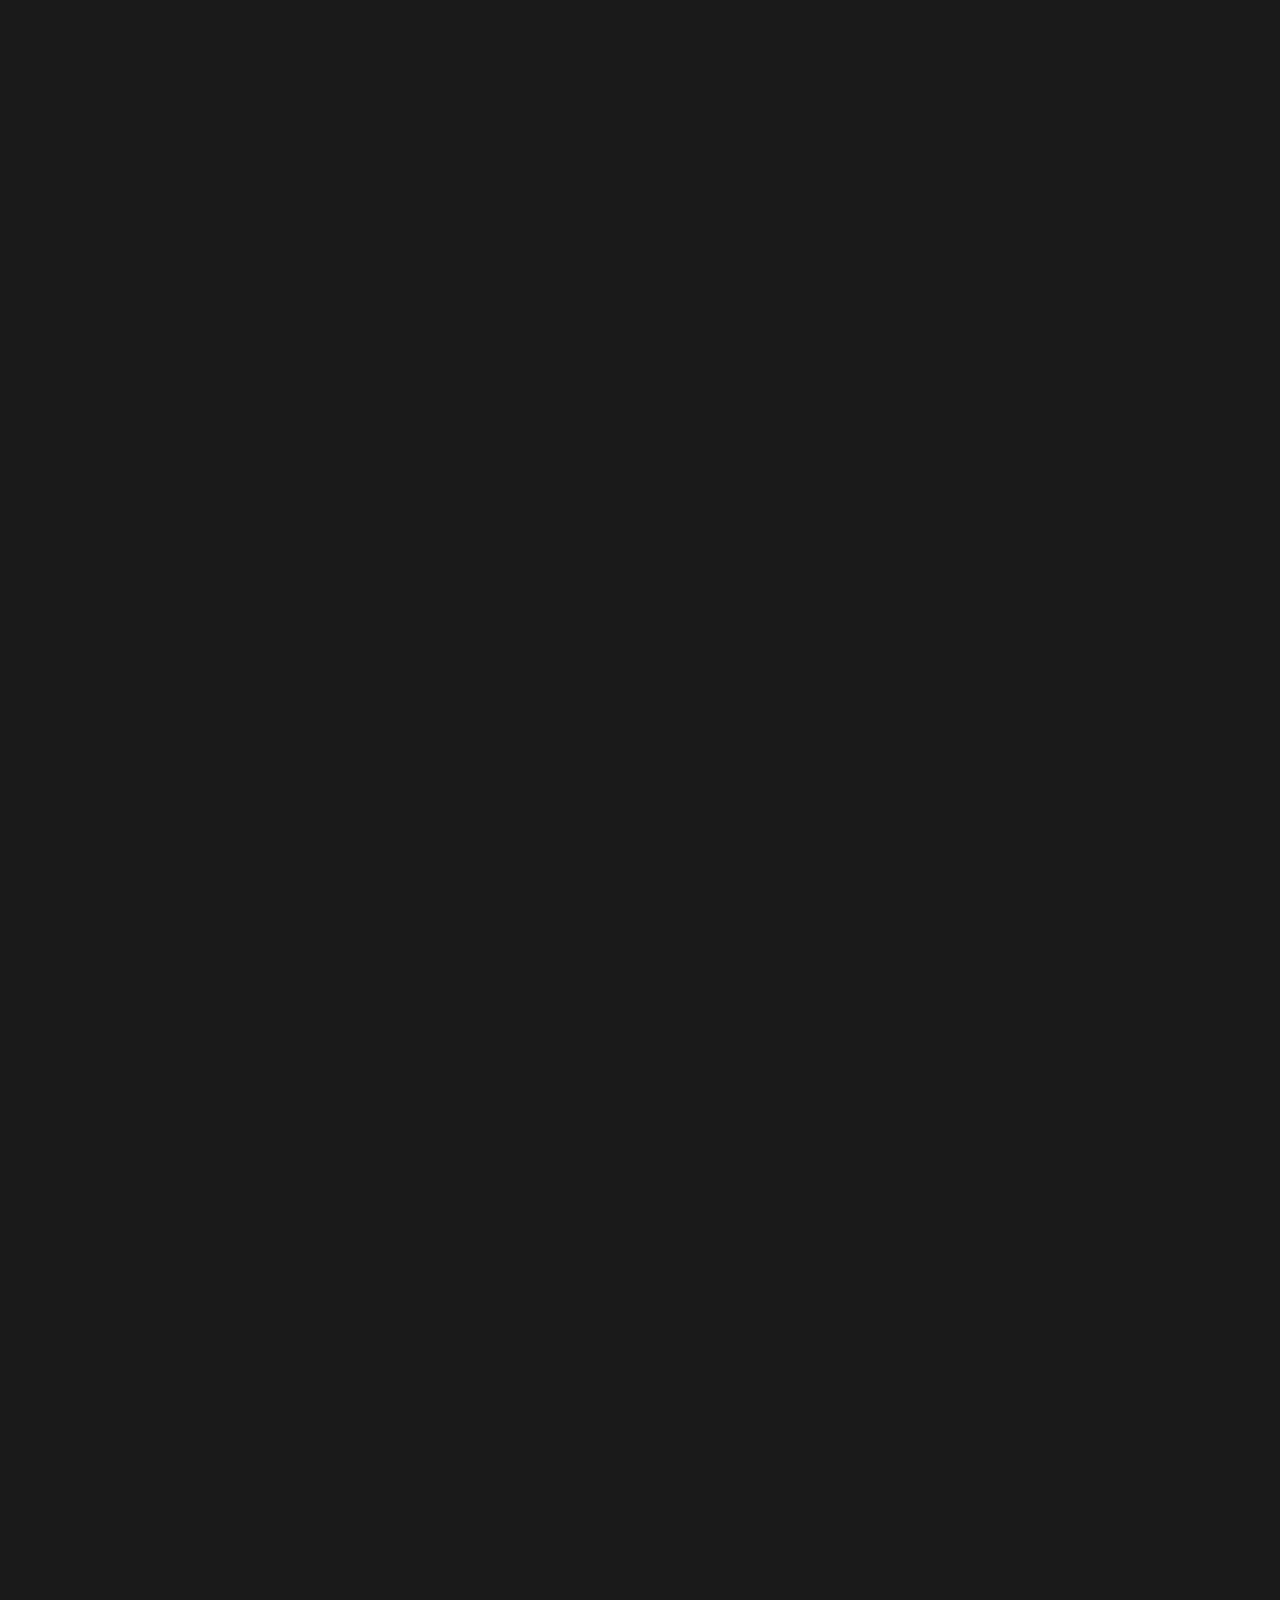
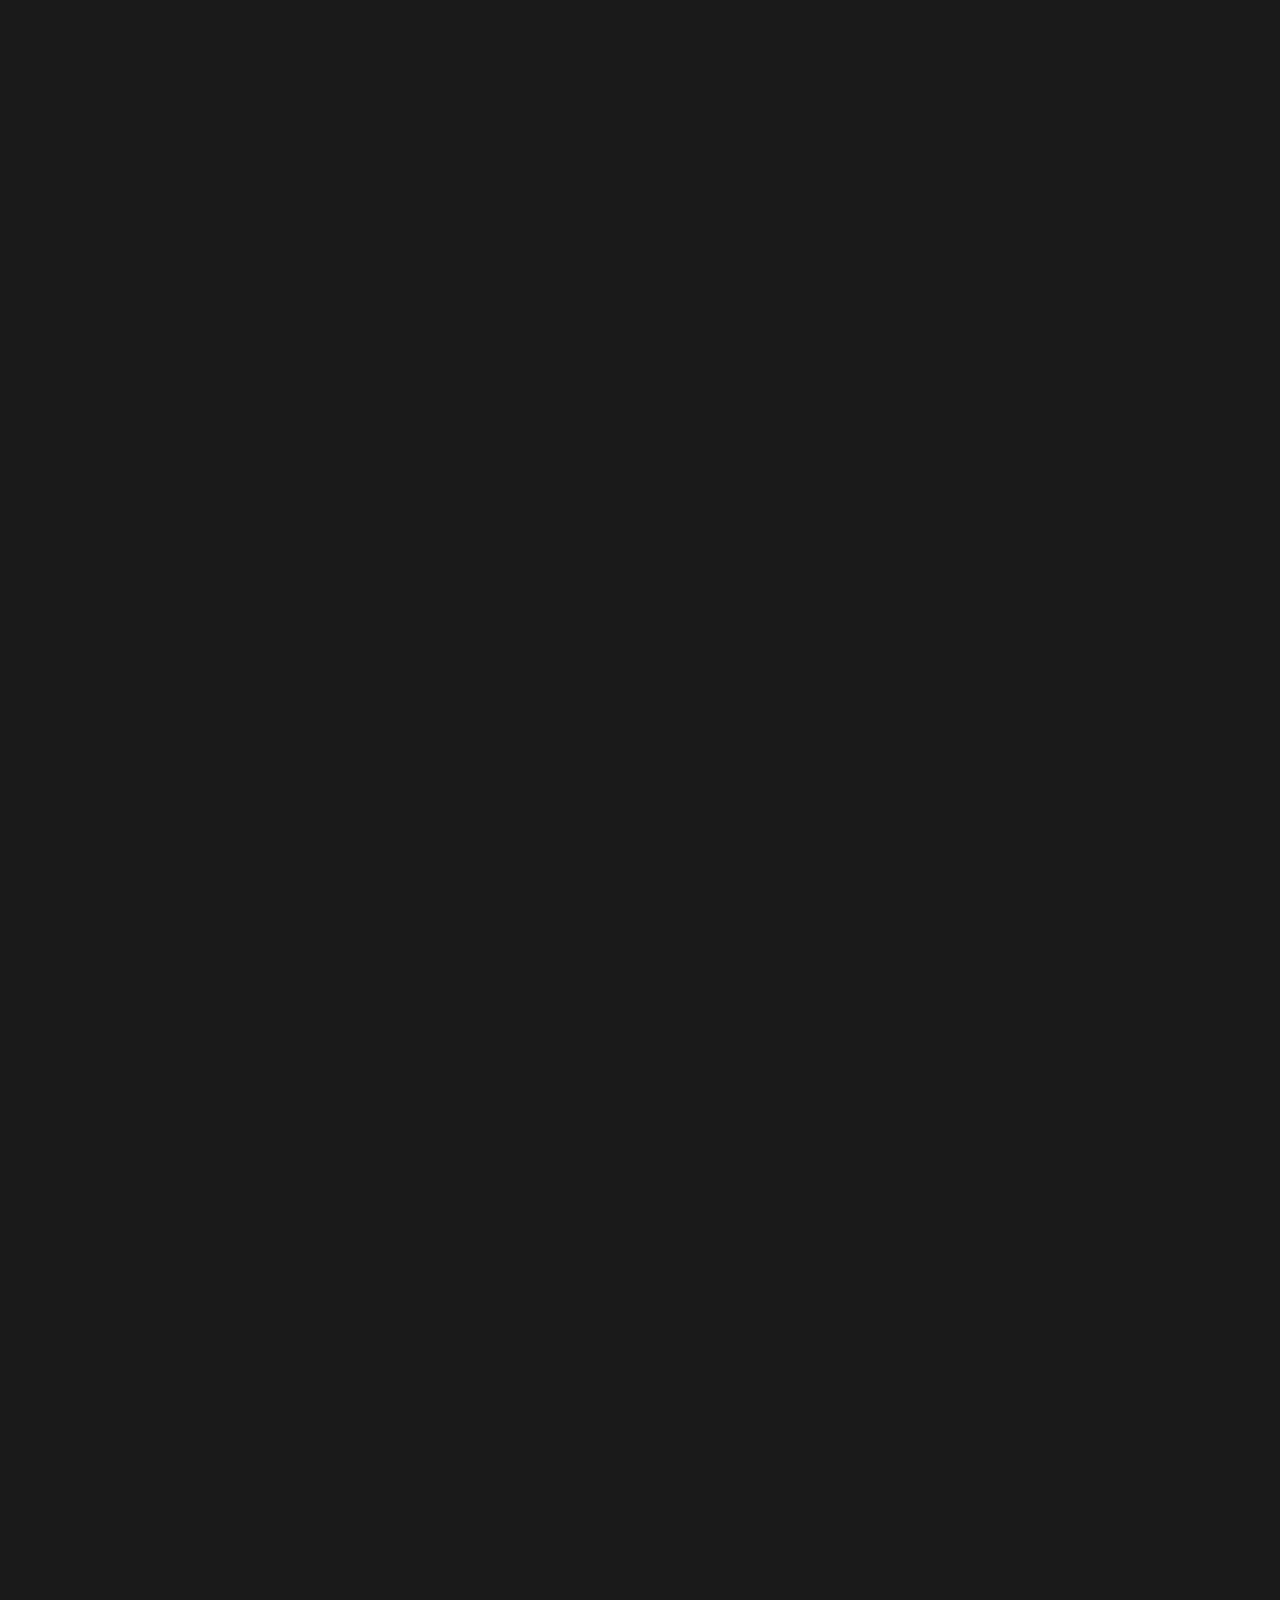
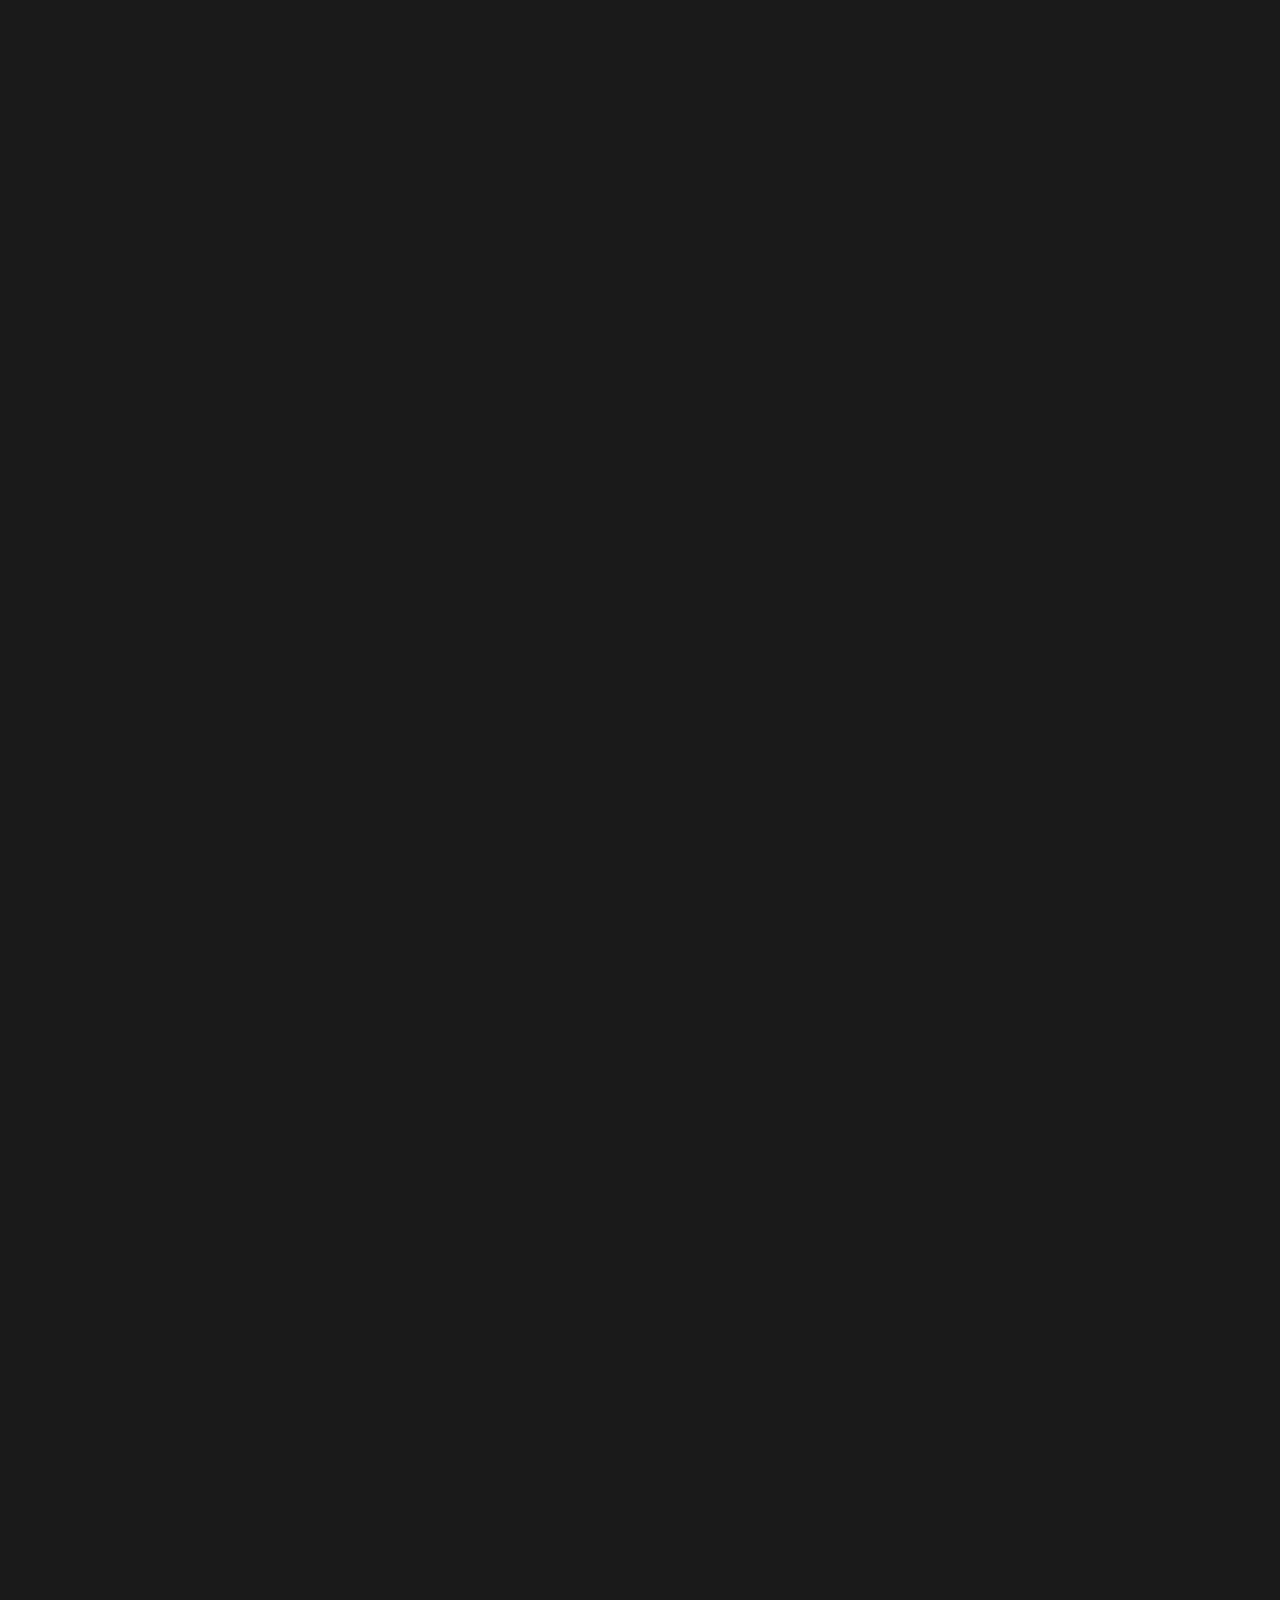
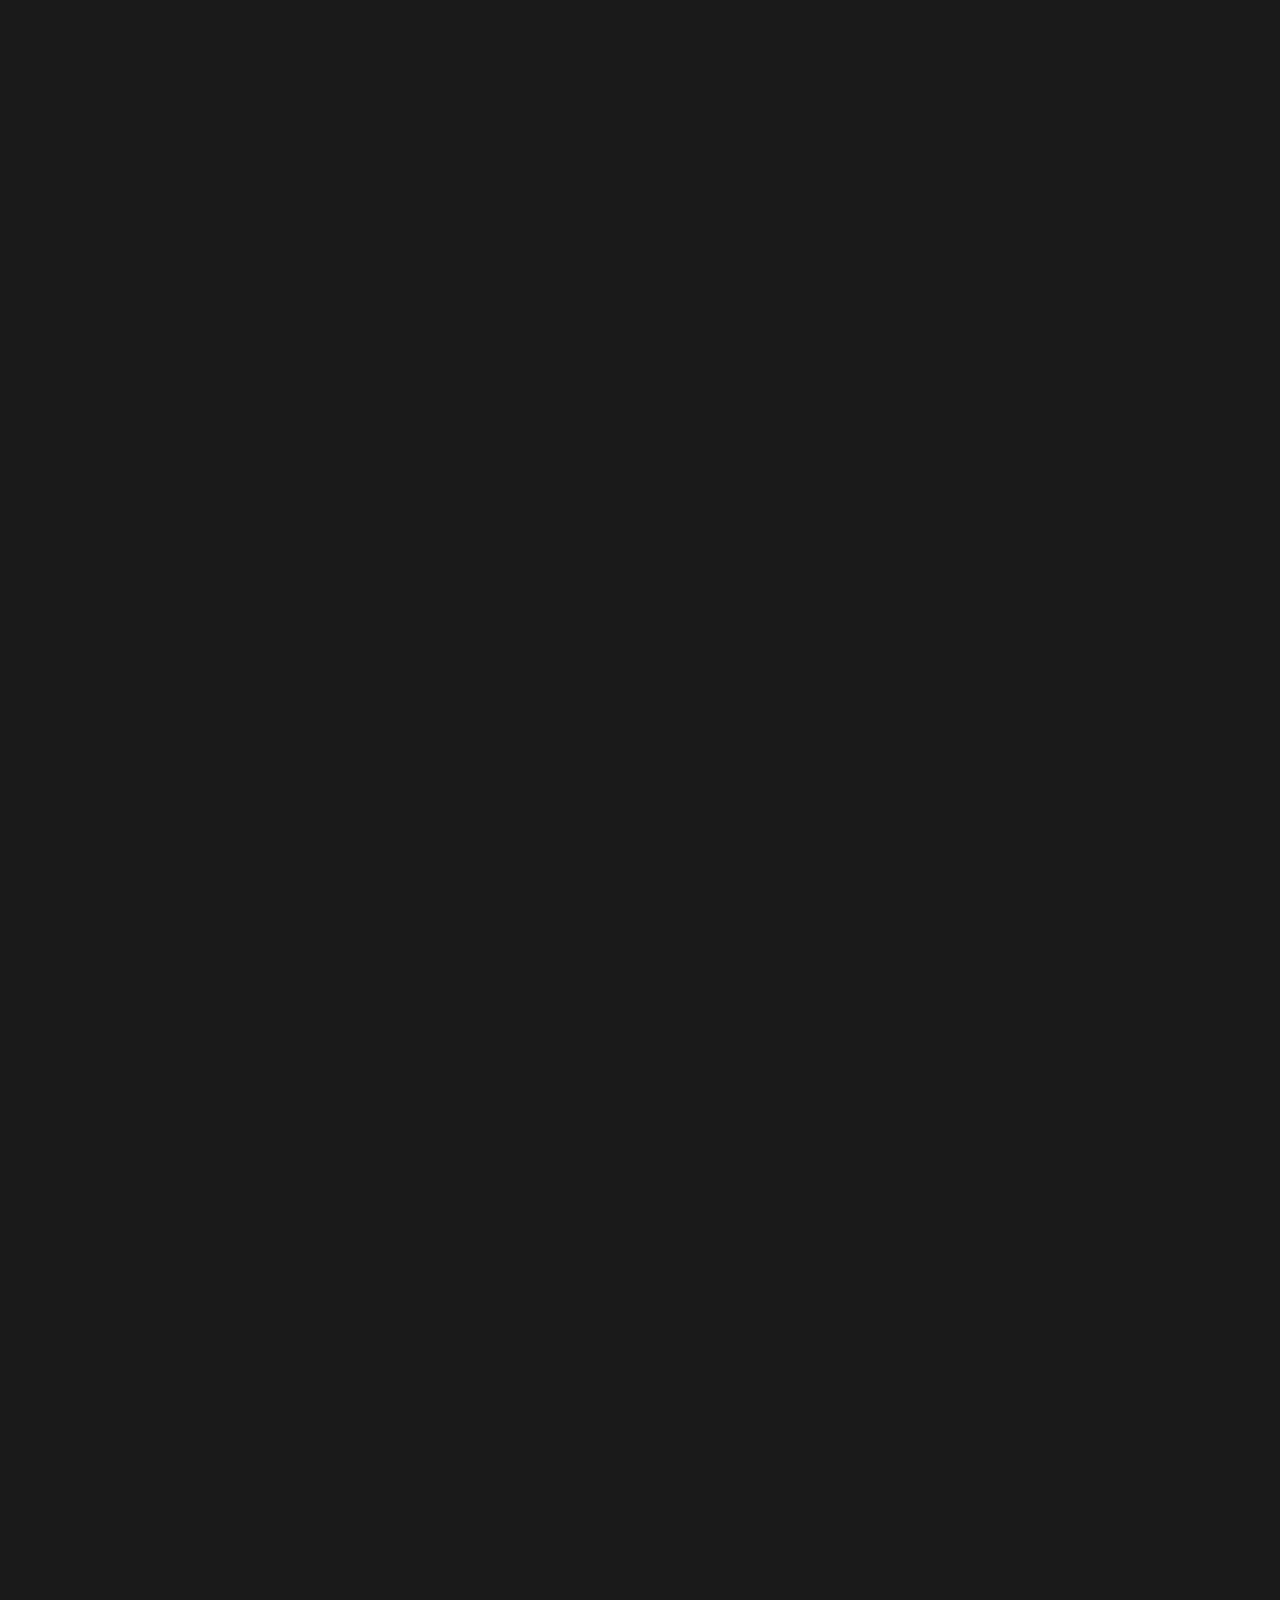
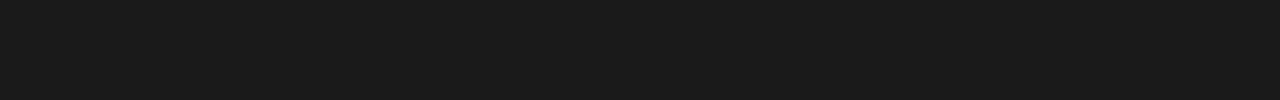
<file: indexp5-3.html>
<html>
    <head>
        <title>
            On Punctuation
        </title>
        <link rel="stylesheet" href="style.css">
        <script src="javascriptp5-2.js"></script>
    </head>

    <body>
        <div class="triangle-left" onclick="wheel();"></div>
        <a href="#" id="circle" onclick="randomPick();"></a>
        <div class="dot" onclick="wheel();">
            <span class="dot"></span> </div>
        <!-- <div>
            <button onclick="topFunction()" id="myBtn" title="Go to top">Top</button>
        </div> -->

        <!-- <div class="choose" onclick="randomPick();"></div> -->
        <div id="title">
           On Punctuation <br>
          <div style="font-size: 40px;"> - By Gertrude Stein</div> 
        </div>
        
        <div id="textbox" style="top:100px">
            <section id="1-text">There are some punctuations that are interesting and there are some punctuations that are not. Let us begin with the punctuations that are not. Of these the one but the first and the most the completely most uninteresting is the question mark. The question mark is alright when it is all alone when it is used as a brand on cattle or when it could be used in decoration but connected with writing it is completely entirely completely uninteresting. It is evident that is you ask a question you ask a question but anybody who can read at all knows when a question is a question as it is written in writing. Therefore I ask you therefore wherefore should one use the question mark. Beside it does not in its form go with ordinary printing and so it pleases neither the eye nor the ear and it is therefore like a noun, just an unnecessary name of something. A question is a question, anybody can know that a question is a question and so why add to it the question mark when it is already there when the question is already there in the writing. Therefore I never could bring myself to use a question mark, I always found it positively revolting, and now very few do use it. Exclamation marks have the same difficulty and also quotation marks, they are unnecessary, they are ugly, they spoil the line of the writing or the printing and anyway what is the use, if you do not know that a question is a question what is the use of its being a question. The same thing is true of a quotation. When I first began writing I found it simply impossible to use question marks and quotation marks and exclamation points and now anybody sees it that way. Perhaps some day they will see it some other way but not at any rate anybody can and does see it that way.
            <br></section>

            <section id="2-text"> So there are the uninteresting things in punctuation uninteresting in a way that is perfectly obvious, and so we do not have to go any farther into that. There are besides dashes and dots, and these might be interesting spaces might be interesting. They might if one felt that way about them. 
            <br></section>
            <section id="3-text">
            One other little punctuation mark one can have feelings about and that is the apostrophe for possession. Well feel as you like about that, I can see and I do see that for many that for some the possessive case apostrophe has a gentle tender insinuation that makes it very difficult to definitely decide to do without it. One does do without it, I do, I mostly always do, but I cannot deny that from time to time I feel myself having regrets and from time to time I put it in to make the possessive case. I absolutely do not like it and leaving it out I feel no regret, there it is unnecessary and not ornamental but inside a word and its s well perhaps, perhaps it does appeal by its weakness to your weakness. At least at any rate from time to time I do find myself letting it alone if it has come in and sometimes it has come in. I cannot positively deny but that I do from time to time let it come in. 
            <br></section>
            <section id="4-text">
            So now to come to the real question of punctuation, periods, commas, colons,           semi-colons and capitals and small letters. 
            I have had a long and complicated life with all these. 
            Let us begin with these I use the least first and these are colons and semi-colons, one might add to these commas.
            <br></section>
            <section id="5-text"> When I first began writing, I felt that writing should go on, I still do feel that it should go on but when I first began writing I was completely possessed by the necessity that writing should go on and on and if writing should go on what had colons and commas to do with it, what had periods to do with it what had small letters and capitals to do with it to do with writing going on which was at that time the most profound need I had in connection with writing. What had colons and semi-colons to do with it what had commas to do with it what had periods to do with it.
            <br></section>
           <section id="6-text">  What had periods to do with it. Inevitably no matter how completely I had to have writing go on, physically one had to again and again stop sometime and if one had to again and again stop sometime and if one had to again and again stop some time then periods had to exist. Beside I had always like the look of periods and I liked what they did. Stopping sometime did not really keep one from going on, it was nothing that interfered, it was only something that happened, and as it happened as a perfectly natural happening, I did not believe in periods and I used them. I really never stopped using them.
            <br></section>
          <section id="7-text">Beside that periods might later come to have a life of their own to commence breaking up things in arbitrary ways, that has happened lately with me in a poem I have written called Winning His Way, later I will read you a little of it. By the time I had written this poem about three years ago periods had come to have for me completely a life of their own. They could begin to act as they thought best and one might interrupt one’s writing with them that is not really interrupt one’s writing with them but one could come to stop arbitrarily stop at times in one’s writing and so they could be used and you could use them Periods could come to exist in this way and they could come in this way to have a life of their own. They did not serve you in any servile way as commas and colons and semi-colons do. Yes you do feel what I mean.
            <br></section>
            <section id="8-text"> Periods have a life of their own a necessity of their own a feeling of their own a time of their own. And that feeling that life that necessity that time can express itself in an infinite variety that is the reason that I have always remained true to periods so much so that as I say recently I have felt that one could need them more than one had ever needed them.
            <br></section>
            <section id="9-text">You can see what an entirely different thing a period is from a comma, a colon or a semi-colon.
            There are two different way of thinking about colons and semicolons you can think of them as commas and as such they are purely servile or you can think of them as periods and then using them can make you feel adventurous I can see that one might feel about them as periods but I myself never have, I began unfortunately to feel them as a comma and commas are servile they have no life of their own they are dependent upon use and convenience and they are put there just for practical purposes. Semi-colons and colons had for me from the first completely this character the character that a comma has and not the character that a period has and therefore and definitely I have never used them. But now dimly and definitely I do see that they might well possibly they might have in them something of the character of the period and so it might have been an adventure to use them. I really do not think so. I think however lively they are or disguised they are they are definitely more comma than period and so really I cannot regret not having used them. They are more powerful more imposing more pretentious than a comma but they are a comma all the same. They really have within them deeply within them fundamentally within them the comma nature. And now what does a comma do and what has it to do and why do I feel as I do about them.
            <br></section>
            <section id="10-text">What does a comma do.
            <br>
            I have refused them so often and left them out so much and did without them so continually that I have come finally to be indifferent to them. I do not now care whether you put them in or not but for a long time I felt very definitely about them and would have nothing to do with them.
            <br></section>
            <section id="11-text"> As I say commas are servile and they have no life of their own, and their use is not a use, it is a way of replacing one’s own interest and I do decidedly like to like my own interest my own interest in what I am doing. A comma by helping you along holding your coat for you and putting on your shoes keeps you from living your life as actively as you should lead it and to me for many years and I still do feel that way about it only now I do not pay as much attention to them, the use of them was positively degrading. Let me tell you what I feel and what I mean and what I felt and what I meant.
            <br></section>
           <section id="12-text">
            When I was writing those long sentences of The Making of Americans, verbs active present verbs with long dependent adverbial clauses became a passion with me. I have told you that I recognize verbs and adverbs aided by prepositions and conjunctions with pronouns as possessing the whole of the active life of writing. 
            <br>
           </section>
           <section id="13-text">Complications make eventually for simplicity and therefore I have always liked dependent adverbial clauses. I have like dependent adverbial clauses because of their variety of dependence and independence. You can see how loving the intensity of complication of these things that commas would be degrading. Why if you want the pleasure of concentrating on the final simplicity of excessive complication would you want any artificial aid to bring about that simplicity. Do you see now why I feel about that simplicity. Do you see now why I feel about the comma as I did and as I do.
            <br></section>
            <section id="14-text">Think about anything you really like to do and you will see what I mean.
            <br>
            When it gets really difficult you want to disentangle rather than to cut the knot, at least of anybody feels who is working with any thread, so anybody feels who is working with any tool so anybody feels who is writing any sentence or reading it after it has been written. And what does a comma do, a comma does nothing but make easy a thing that if you like it enough is easy enough without the comma. A long complicated sentence should force itself upon you, make you know yourself knowing it and the comma, well at the most a comma is a poor period that lets you stop and take a breath but if you want to take a breath you ought to know yourself that you want to take a breath. It is not like stopping altogether has something to do with going on, but taking a breath well you are always taking a breath and why emphasize one breath rather than another breath. Anyway that is the way I felt about it and I felt that about it very very strongly. And so I almost never used a comma. The longer, the more complicated the sentence the greater the number of the same kinds of words I had following one after another, the more the very more I had of them the more I felt the passionate need of their taking care of themselves by themselves and not helping them, and thereby enfeebling them by putting in a comma.
            <br></section>
            <section id="15-text"> So that is the way I felt about punctuation in prose, in poetry it is a little different but more so and later I will go into that. But that is the way I felt about punctuation in prose.
            </section>
           

        </div>
       
    </body>
</html>
</file>
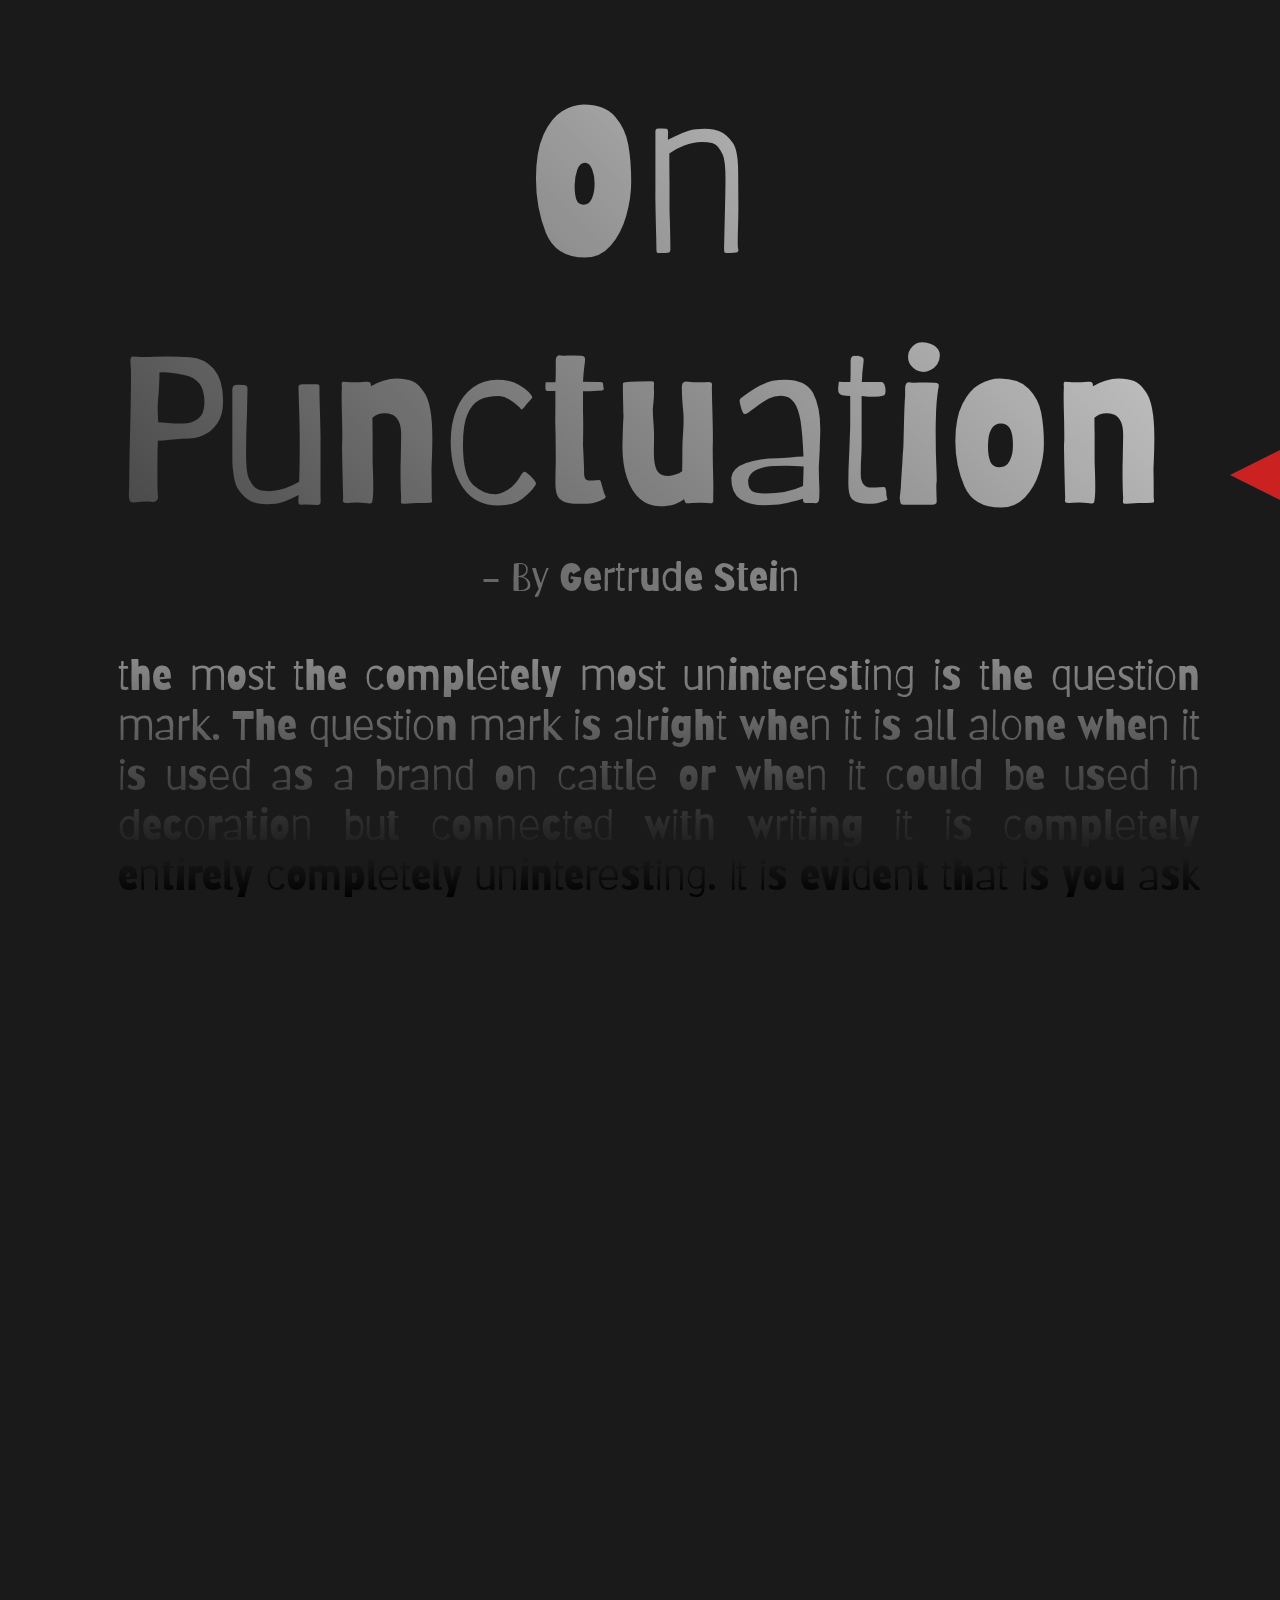
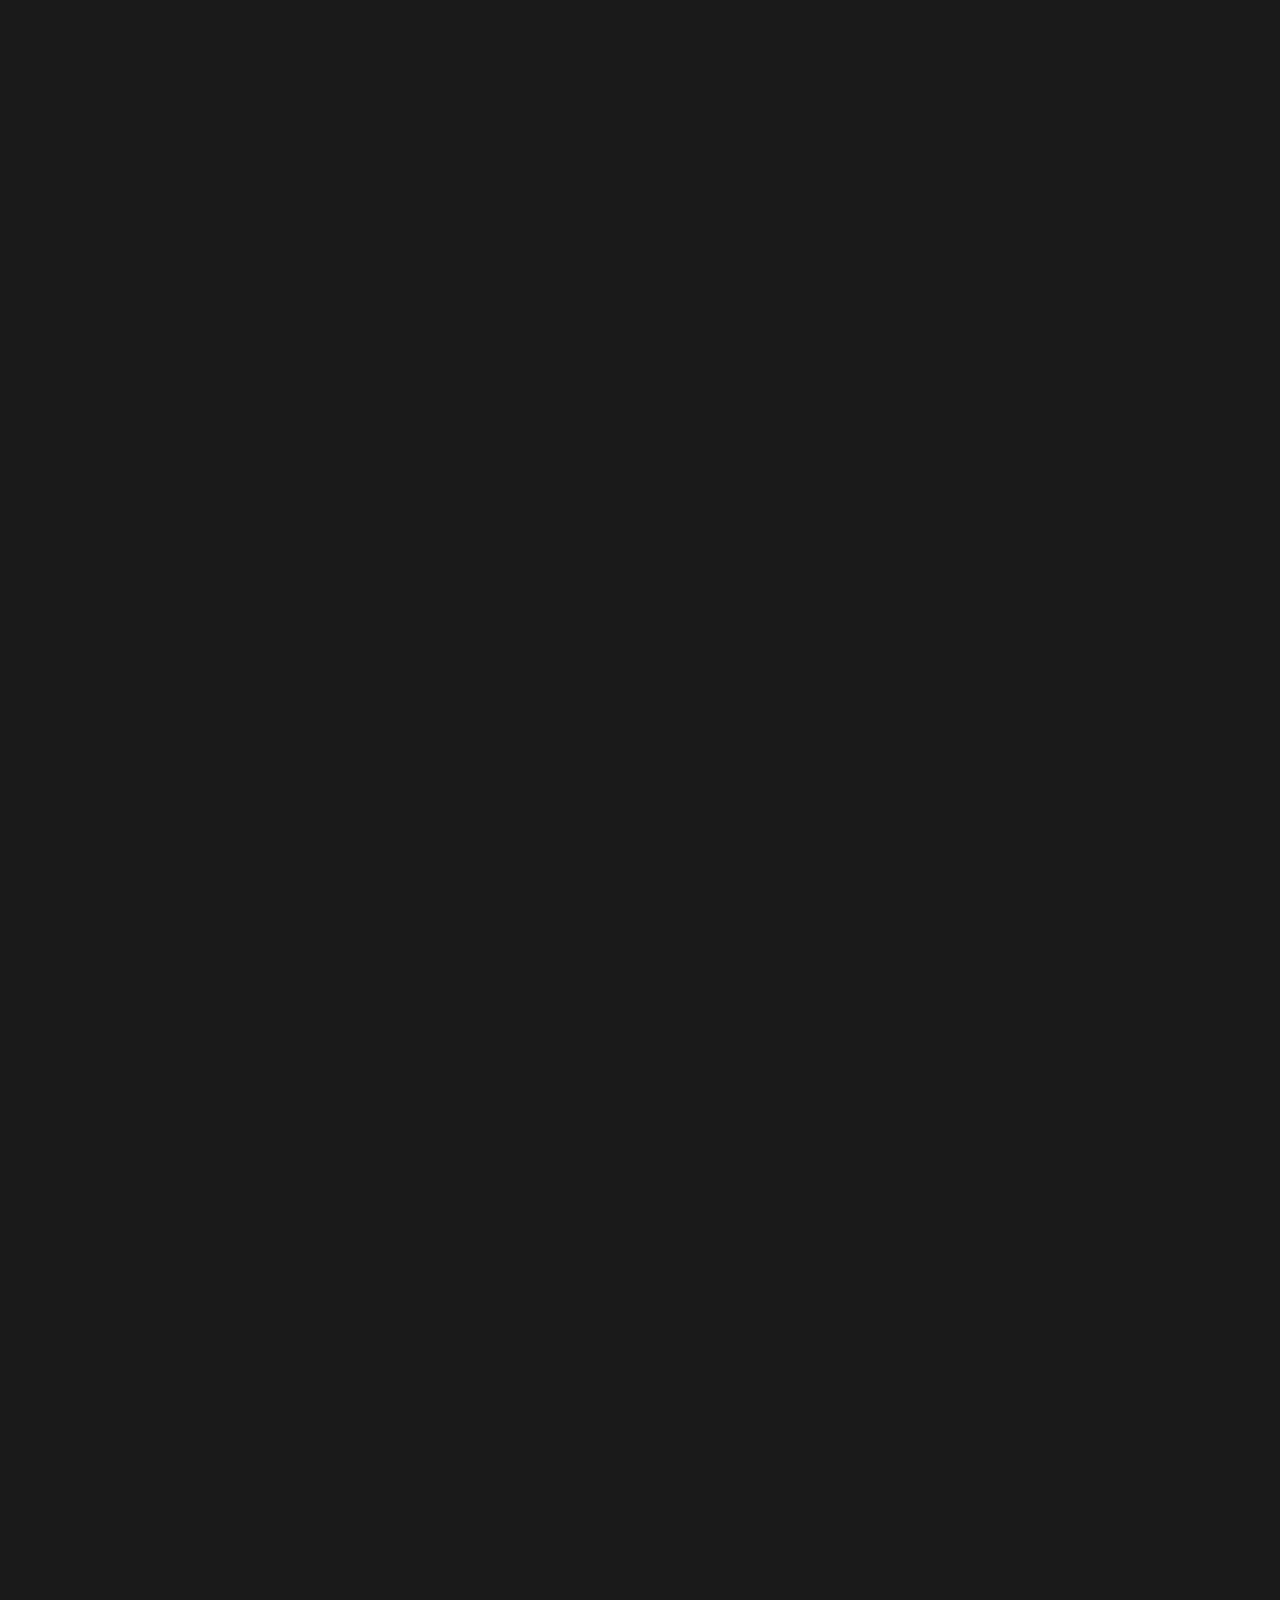
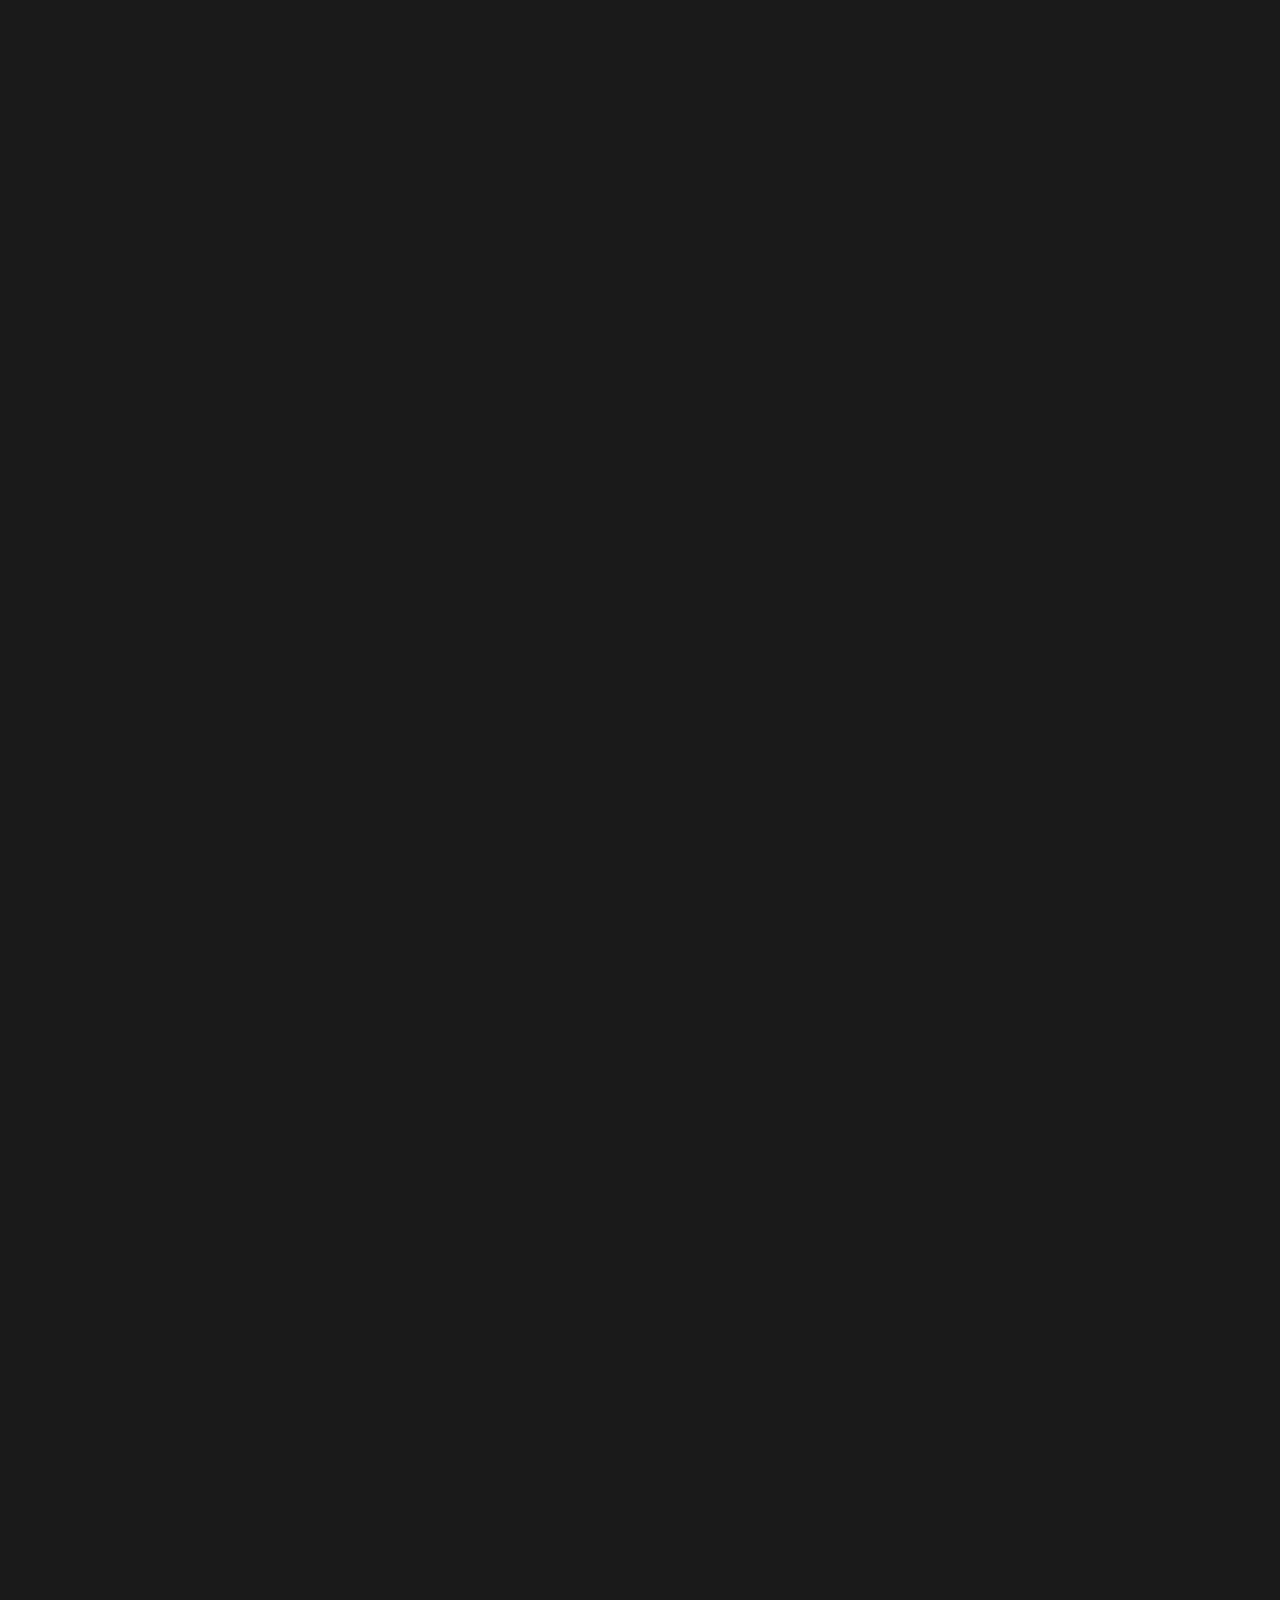
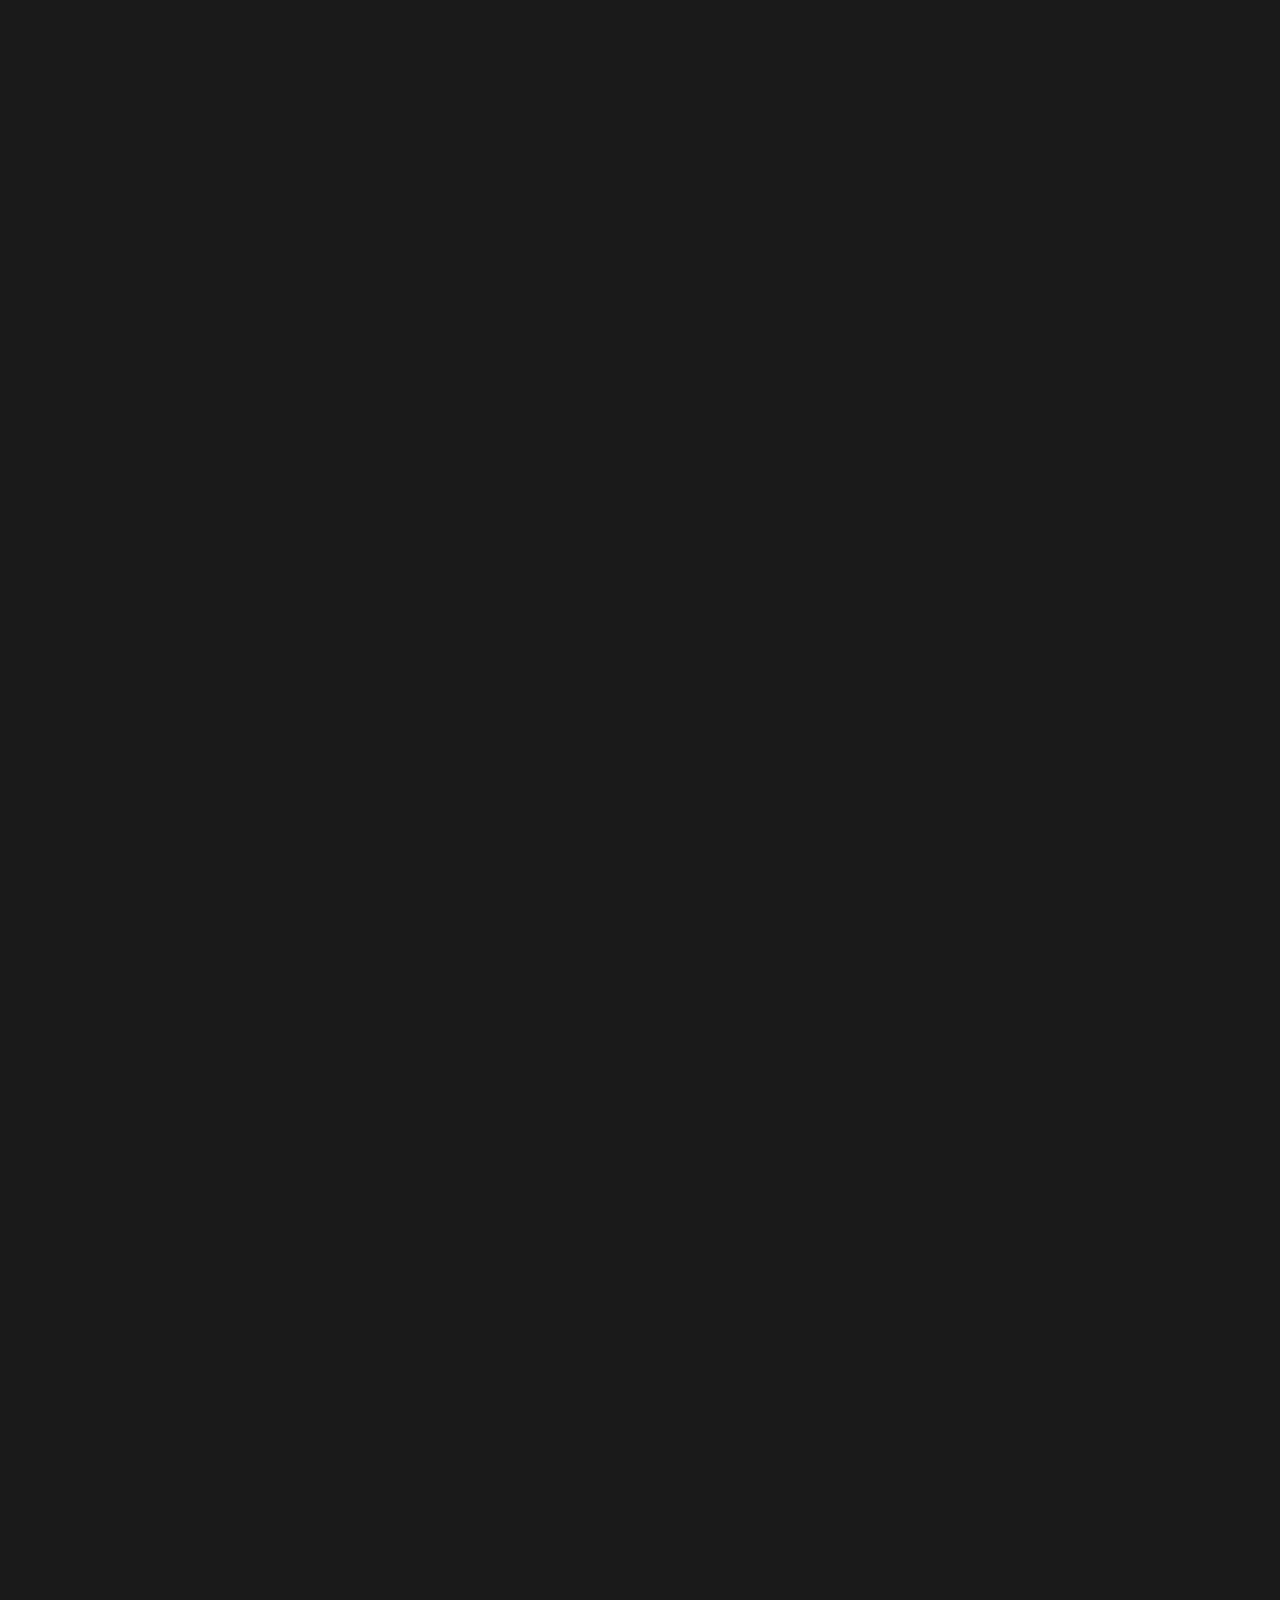
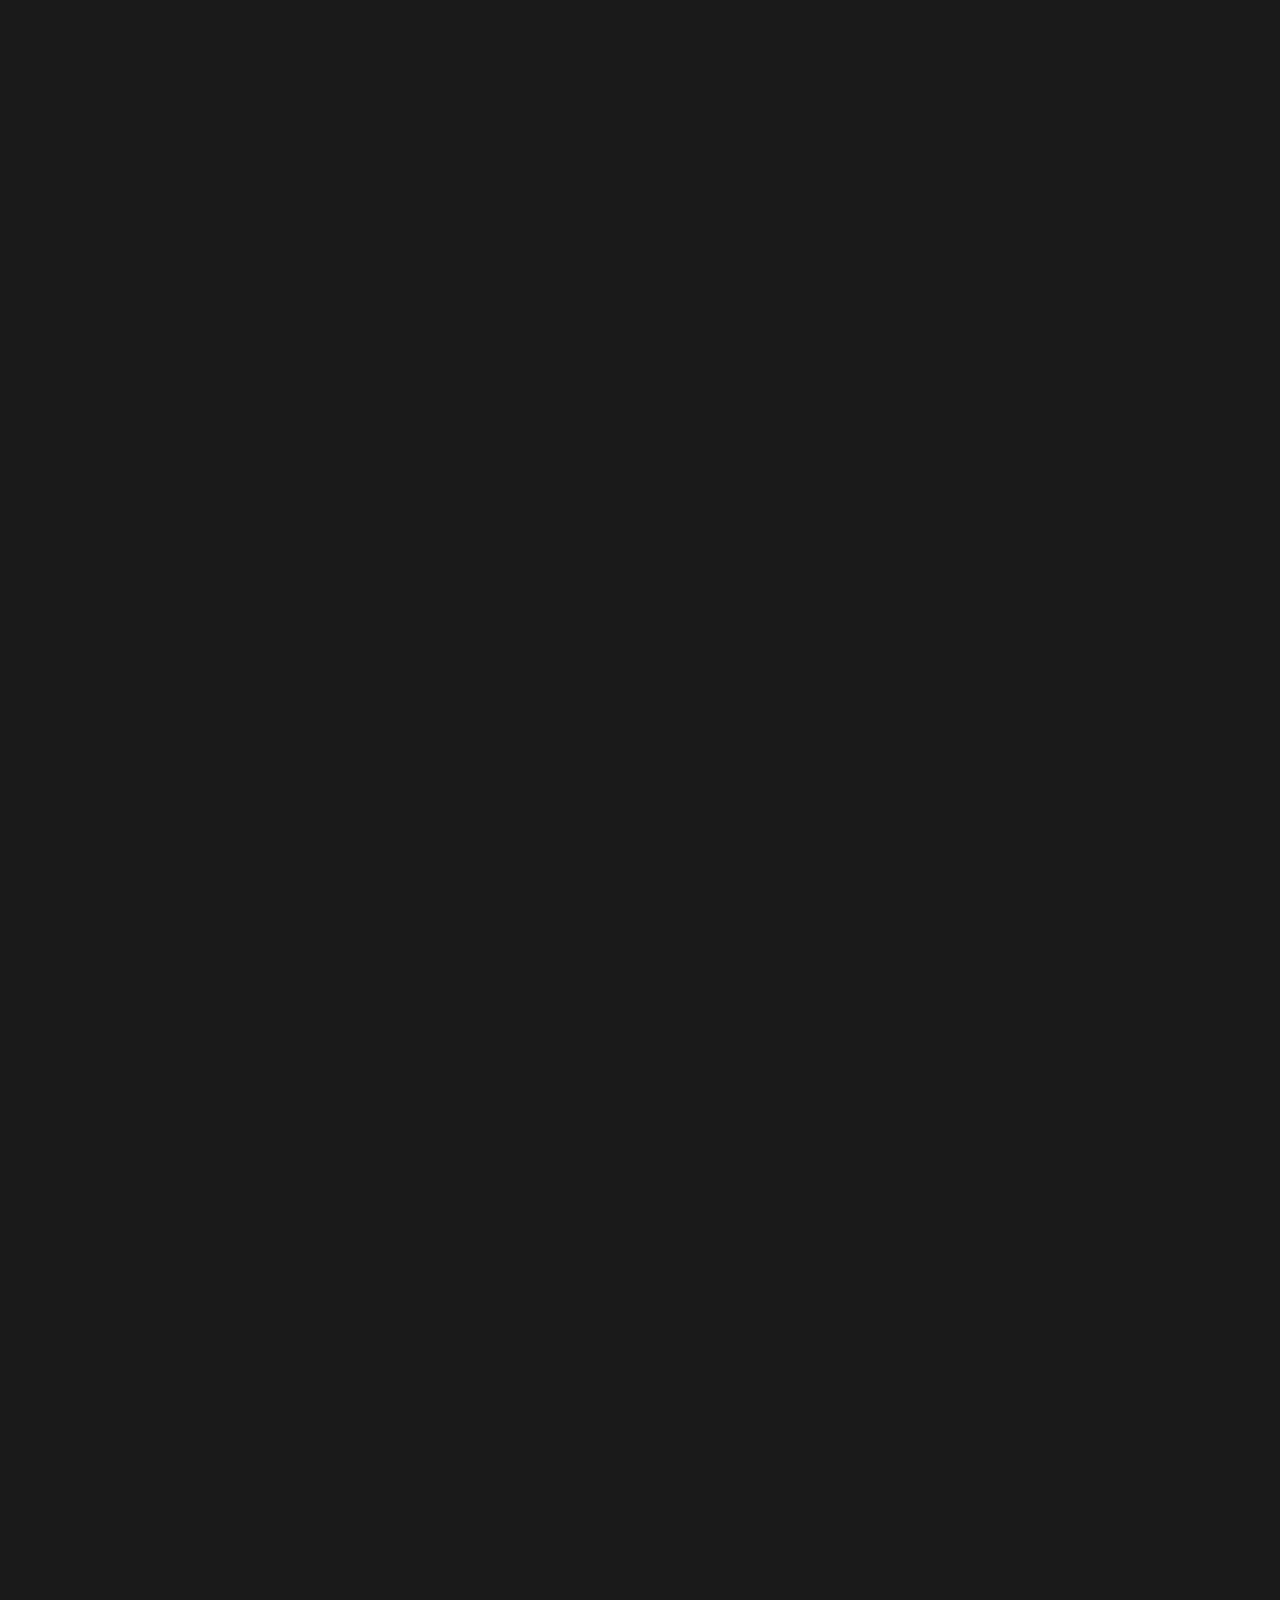
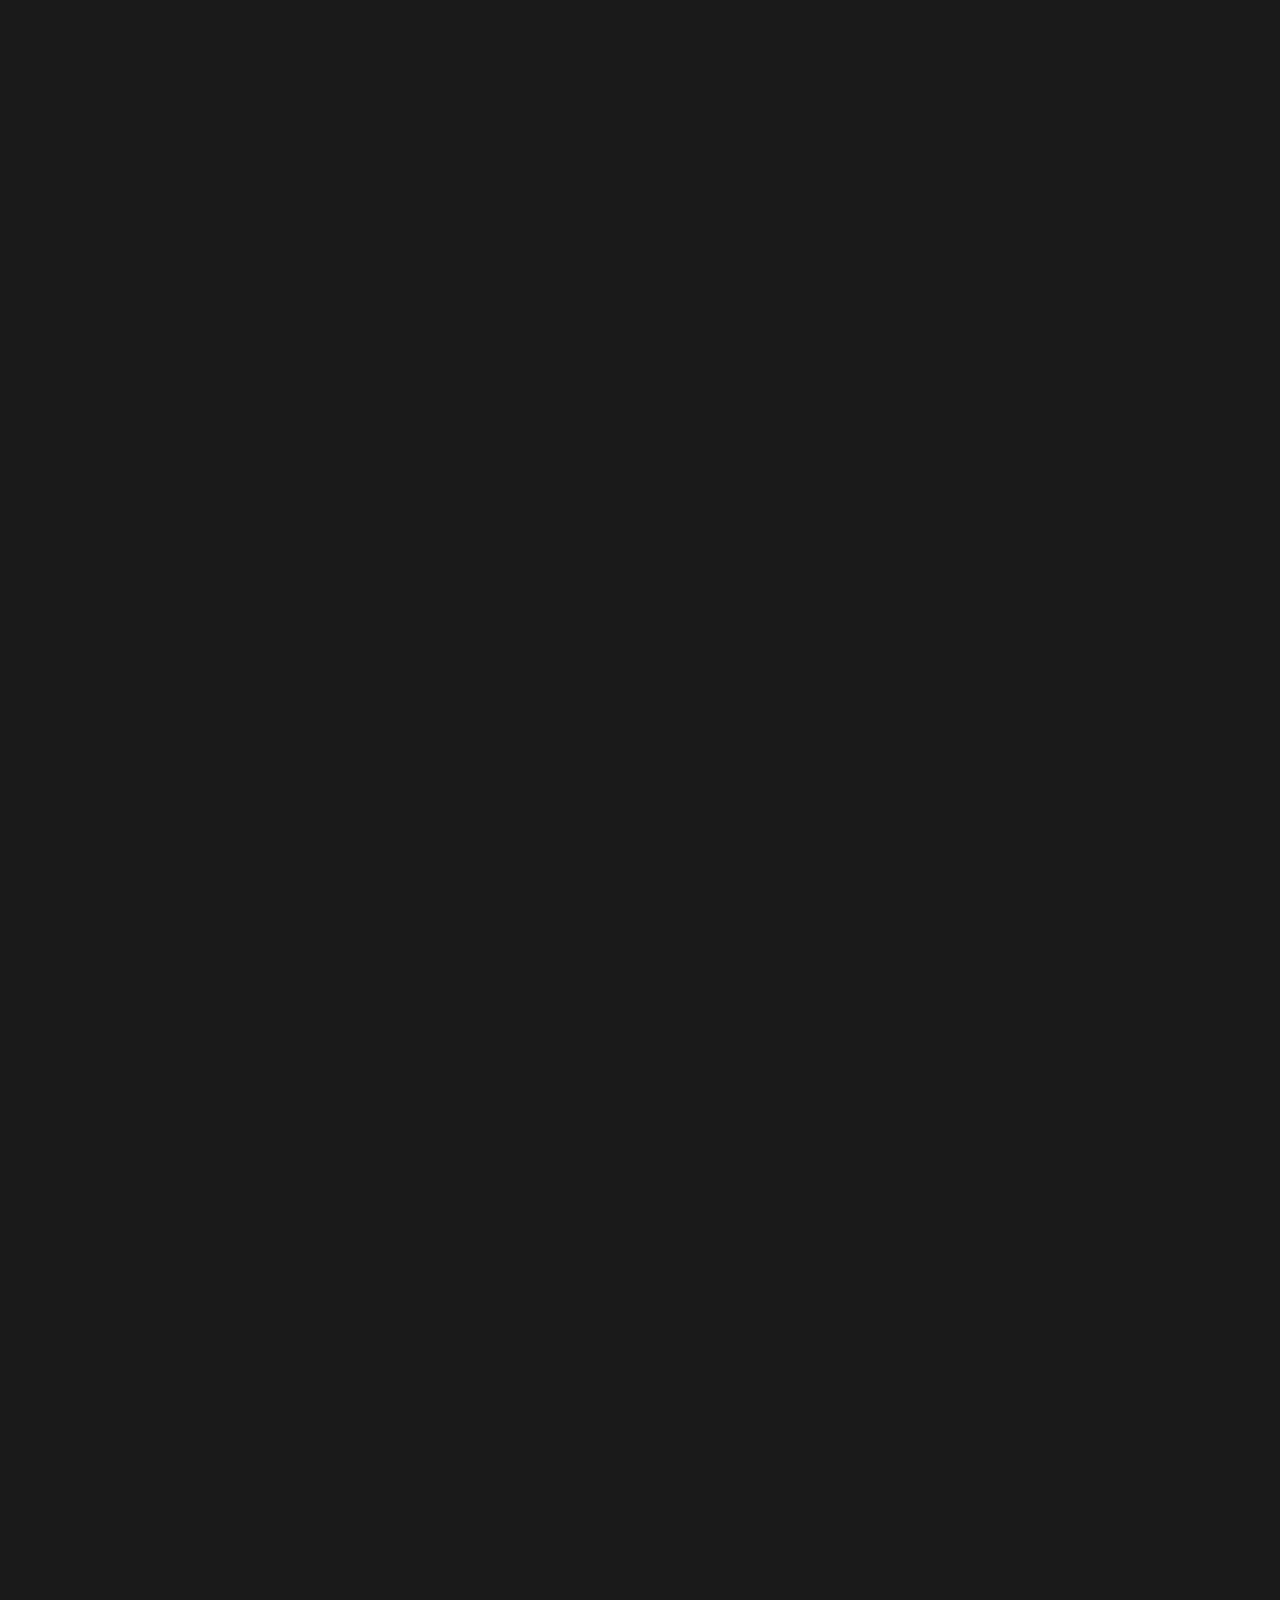
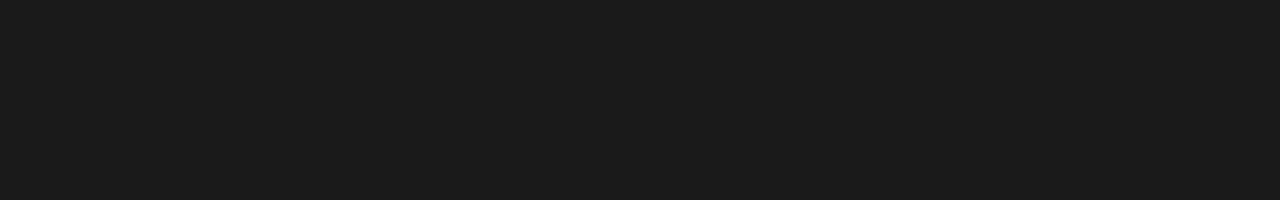
<file: indexp6-2.html>
<html>
    <head>
        <title>
            On Punctuation
        </title>
        <link rel="stylesheet" href="stylep6-2.css">
        <script src="javascript.js"></script>
    </head>

    <body>
        <div class="triangle-left" onclick="wheel();"></div>
        <a href="#" id="circle" onclick="randomPick();"></a>
        <div class="dot" onclick="wheel2();">
        <span class="dot"></span> </div>
    
        <!-- <div>
            <button onclick="topFunction()" id="myBtn" title="Go to top">Top</button>
        </div> -->

        <!-- <div class="choose" onclick="randomPick();"></div> -->
        <div class="heading">
            <div id="title">
                On Punctuation <br>
               <div style="font-size: 40px;"> - By Gertrude Stein</div> 
             </div>
        </div>
        
        <div id="textbox" style="top:100px">
            <section id="1-text">There are some punctuations that are interesting and there are some punctuations that are not. Let us begin with the punctuations that are not. Of these the one but the first and the most the completely most uninteresting is the question mark. The question mark is alright when it is all alone when it is used as a brand on cattle or when it could be used in decoration but connected with writing it is completely entirely completely uninteresting. It is evident that is you ask a question you ask a question but anybody who can read at all knows when a question is a question as it is written in writing. Therefore I ask you therefore wherefore should one use the question mark. Beside it does not in its form go with ordinary printing and so it pleases neither the eye nor the ear and it is therefore like a noun, just an unnecessary name of something. A question is a question, anybody can know that a question is a question and so why add to it the question mark when it is already there when the question is already there in the writing. Therefore I never could bring myself to use a question mark, I always found it positively revolting, and now very few do use it. Exclamation marks have the same difficulty and also quotation marks, they are unnecessary, they are ugly, they spoil the line of the writing or the printing and anyway what is the use, if you do not know that a question is a question what is the use of its being a question. The same thing is true of a quotation. When I first began writing I found it simply impossible to use question marks and quotation marks and exclamation points and now anybody sees it that way. Perhaps some day they will see it some other way but not at any rate anybody can and does see it that way.
            <br></section>

            <section id="2-text"> So there are the uninteresting things in punctuation uninteresting in a way that is perfectly obvious, and so we do not have to go any farther into that. There are besides dashes and dots, and these might be interesting spaces might be interesting. They might if one felt that way about them. 
            <br></section>
            <section id="3-text">
            One other little punctuation mark one can have feelings about and that is the apostrophe for possession. Well feel as you like about that, I can see and I do see that for many that for some the possessive case apostrophe has a gentle tender insinuation that makes it very difficult to definitely decide to do without it. One does do without it, I do, I mostly always do, but I cannot deny that from time to time I feel myself having regrets and from time to time I put it in to make the possessive case. I absolutely do not like it and leaving it out I feel no regret, there it is unnecessary and not ornamental but inside a word and its s well perhaps, perhaps it does appeal by its weakness to your weakness. At least at any rate from time to time I do find myself letting it alone if it has come in and sometimes it has come in. I cannot positively deny but that I do from time to time let it come in. 
            <br></section>
            <section id="4-text">
            So now to come to the real question of punctuation, periods, commas, colons,           semi-colons and capitals and small letters. 
            I have had a long and complicated life with all these. 
            Let us begin with these I use the least first and these are colons and semi-colons, one might add to these commas.
            <br></section>
            <section id="5-text"> When I first began writing, I felt that writing should go on, I still do feel that it should go on but when I first began writing I was completely possessed by the necessity that writing should go on and on and if writing should go on what had colons and commas to do with it, what had periods to do with it what had small letters and capitals to do with it to do with writing going on which was at that time the most profound need I had in connection with writing. What had colons and semi-colons to do with it what had commas to do with it what had periods to do with it.
            <br></section>
           <section id="6-text">  What had periods to do with it. Inevitably no matter how completely I had to have writing go on, physically one had to again and again stop sometime and if one had to again and again stop sometime and if one had to again and again stop some time then periods had to exist. Beside I had always like the look of periods and I liked what they did. Stopping sometime did not really keep one from going on, it was nothing that interfered, it was only something that happened, and as it happened as a perfectly natural happening, I did not believe in periods and I used them. I really never stopped using them.
            <br></section>
          <section id="7-text">Beside that periods might later come to have a life of their own to commence breaking up things in arbitrary ways, that has happened lately with me in a poem I have written called Winning His Way, later I will read you a little of it. By the time I had written this poem about three years ago periods had come to have for me completely a life of their own. They could begin to act as they thought best and one might interrupt one’s writing with them that is not really interrupt one’s writing with them but one could come to stop arbitrarily stop at times in one’s writing and so they could be used and you could use them Periods could come to exist in this way and they could come in this way to have a life of their own. They did not serve you in any servile way as commas and colons and semi-colons do. Yes you do feel what I mean.
            <br></section>
            <section id="8-text"> Periods have a life of their own a necessity of their own a feeling of their own a time of their own. And that feeling that life that necessity that time can express itself in an infinite variety that is the reason that I have always remained true to periods so much so that as I say recently I have felt that one could need them more than one had ever needed them.
            <br></section>
            <section id="9-text">You can see what an entirely different thing a period is from a comma, a colon or a semi-colon.
            There are two different way of thinking about colons and semicolons you can think of them as commas and as such they are purely servile or you can think of them as periods and then using them can make you feel adventurous I can see that one might feel about them as periods but I myself never have, I began unfortunately to feel them as a comma and commas are servile they have no life of their own they are dependent upon use and convenience and they are put there just for practical purposes. Semi-colons and colons had for me from the first completely this character the character that a comma has and not the character that a period has and therefore and definitely I have never used them. But now dimly and definitely I do see that they might well possibly they might have in them something of the character of the period and so it might have been an adventure to use them. I really do not think so. I think however lively they are or disguised they are they are definitely more comma than period and so really I cannot regret not having used them. They are more powerful more imposing more pretentious than a comma but they are a comma all the same. They really have within them deeply within them fundamentally within them the comma nature. And now what does a comma do and what has it to do and why do I feel as I do about them.
            <br></section>
            <section id="10-text">What does a comma do.
            <br>
            I have refused them so often and left them out so much and did without them so continually that I have come finally to be indifferent to them. I do not now care whether you put them in or not but for a long time I felt very definitely about them and would have nothing to do with them.
            <br></section>
            <section id="11-text"> As I say commas are servile and they have no life of their own, and their use is not a use, it is a way of replacing one’s own interest and I do decidedly like to like my own interest my own interest in what I am doing. A comma by helping you along holding your coat for you and putting on your shoes keeps you from living your life as actively as you should lead it and to me for many years and I still do feel that way about it only now I do not pay as much attention to them, the use of them was positively degrading. Let me tell you what I feel and what I mean and what I felt and what I meant.
            <br></section>
           <section id="12-text">
            When I was writing those long sentences of The Making of Americans, verbs active present verbs with long dependent adverbial clauses became a passion with me. I have told you that I recognize verbs and adverbs aided by prepositions and conjunctions with pronouns as possessing the whole of the active life of writing. 
            <br>
           </section>
           <section id="13-text">Complications make eventually for simplicity and therefore I have always liked dependent adverbial clauses. I have like dependent adverbial clauses because of their variety of dependence and independence. You can see how loving the intensity of complication of these things that commas would be degrading. Why if you want the pleasure of concentrating on the final simplicity of excessive complication would you want any artificial aid to bring about that simplicity. Do you see now why I feel about that simplicity. Do you see now why I feel about the comma as I did and as I do.
            <br></section>
            <section id="14-text">Think about anything you really like to do and you will see what I mean.
            <br>
            When it gets really difficult you want to disentangle rather than to cut the knot, at least of anybody feels who is working with any thread, so anybody feels who is working with any tool so anybody feels who is writing any sentence or reading it after it has been written. And what does a comma do, a comma does nothing but make easy a thing that if you like it enough is easy enough without the comma. A long complicated sentence should force itself upon you, make you know yourself knowing it and the comma, well at the most a comma is a poor period that lets you stop and take a breath but if you want to take a breath you ought to know yourself that you want to take a breath. It is not like stopping altogether has something to do with going on, but taking a breath well you are always taking a breath and why emphasize one breath rather than another breath. Anyway that is the way I felt about it and I felt that about it very very strongly. And so I almost never used a comma. The longer, the more complicated the sentence the greater the number of the same kinds of words I had following one after another, the more the very more I had of them the more I felt the passionate need of their taking care of themselves by themselves and not helping them, and thereby enfeebling them by putting in a comma.
            <br></section>
            <section id="15-text"> So that is the way I felt about punctuation in prose, in poetry it is a little different but more so and later I will go into that. But that is the way I felt about punctuation in prose.
            </section>
            <br>
            <section id="name"> Virajini Sanghai
            </section>
           

        </div>
       
    </body>
</html>
</file>
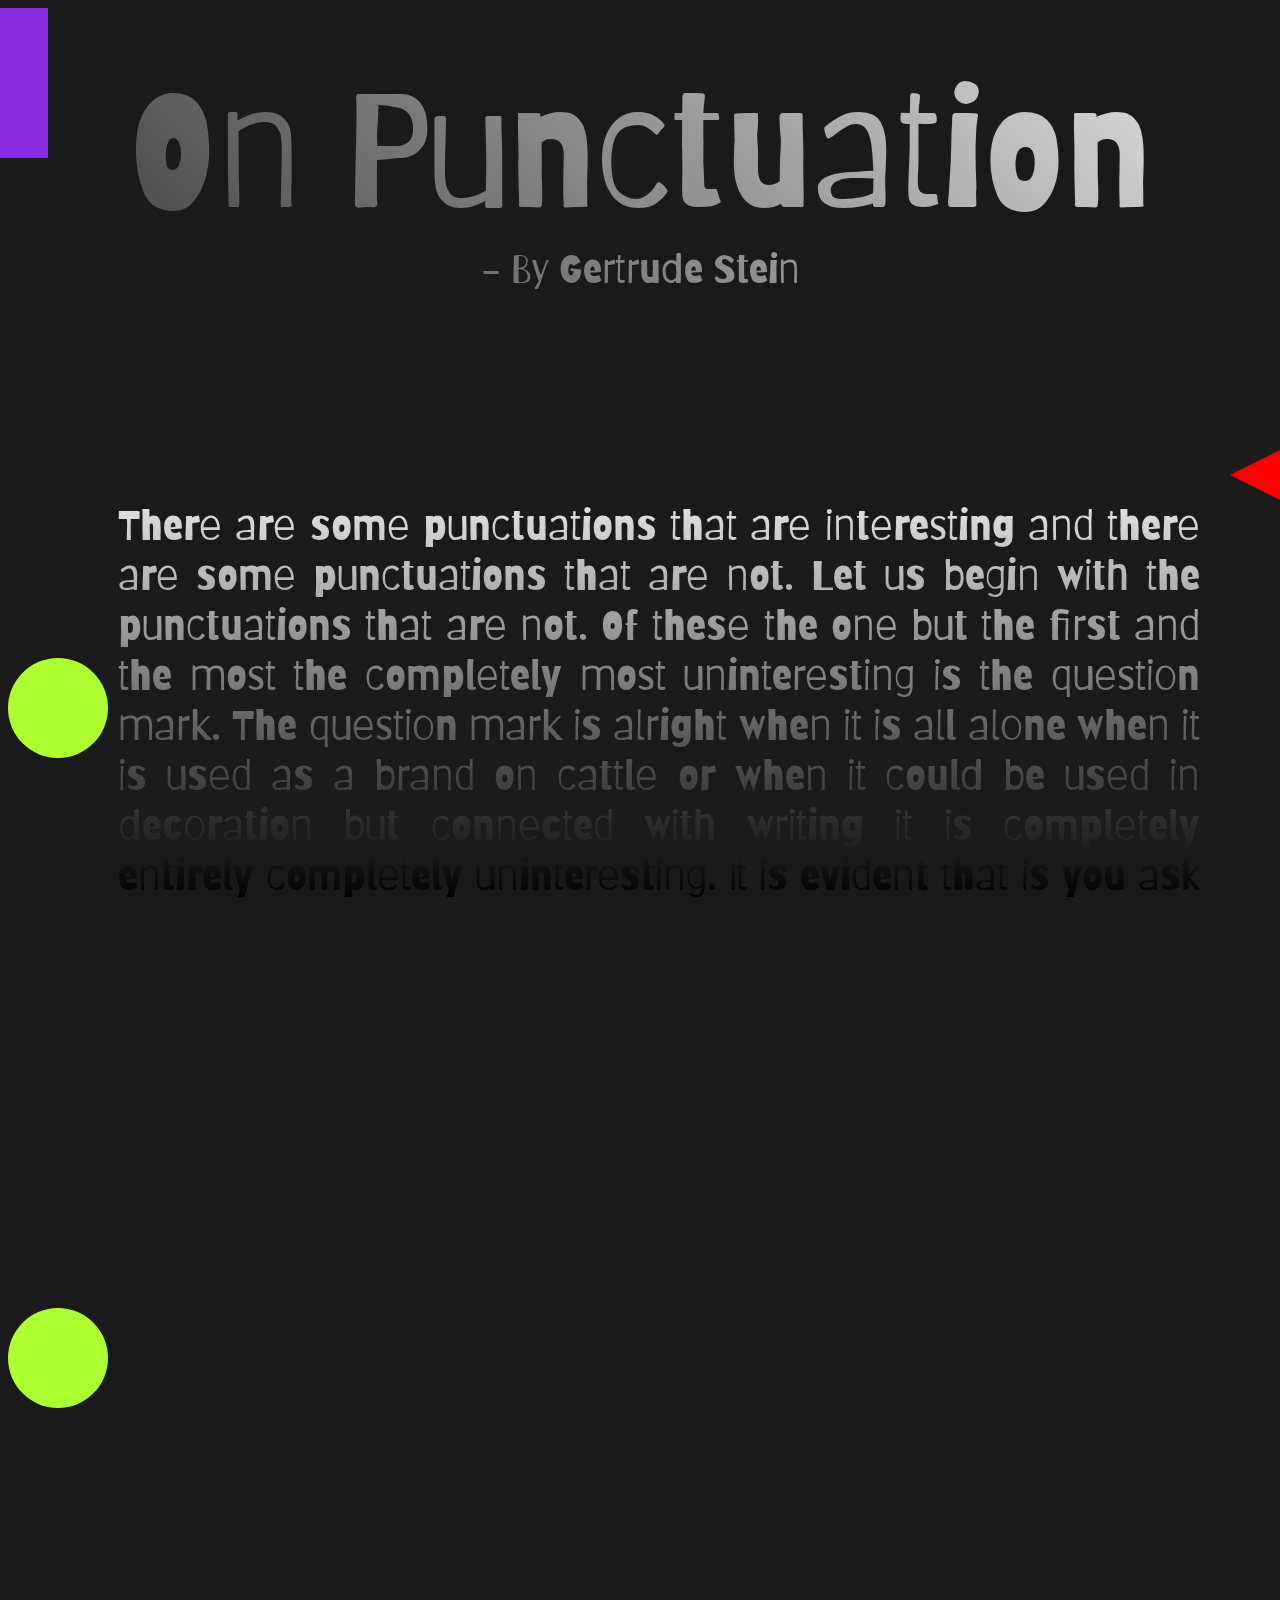
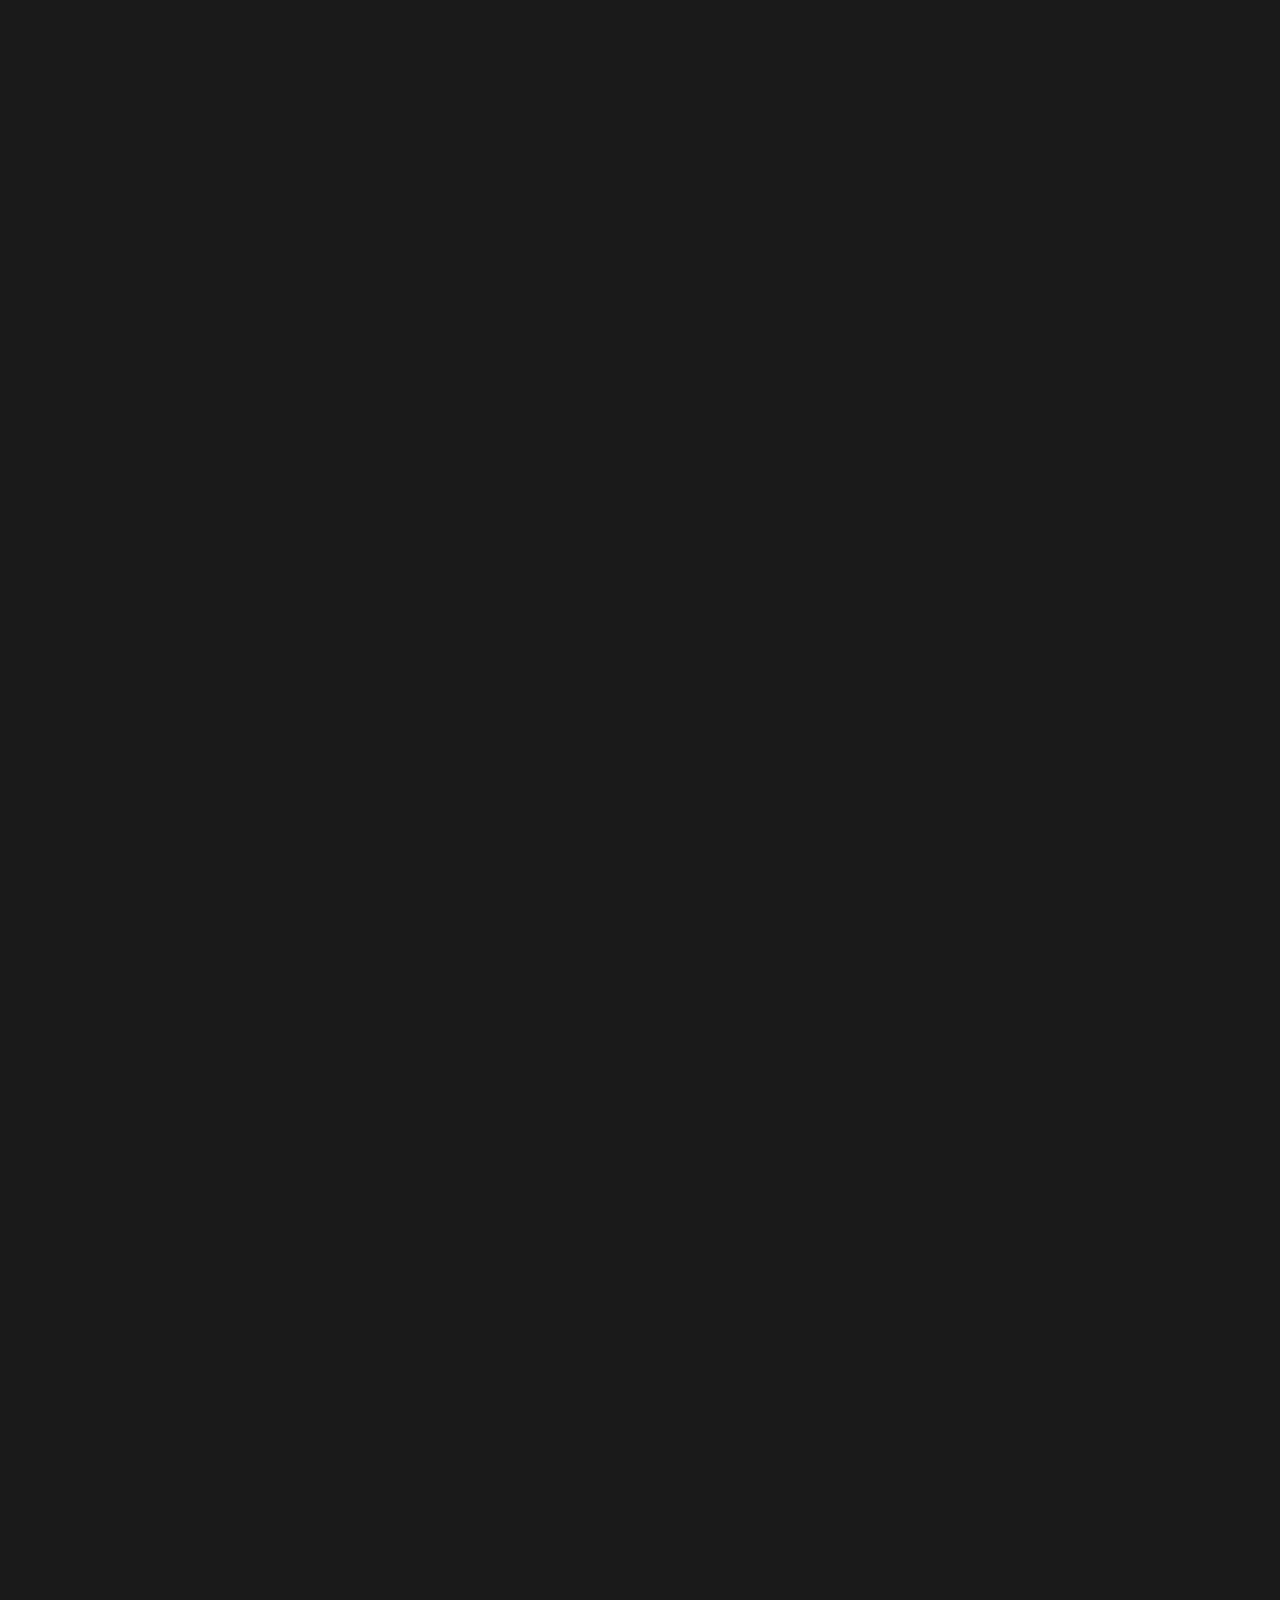
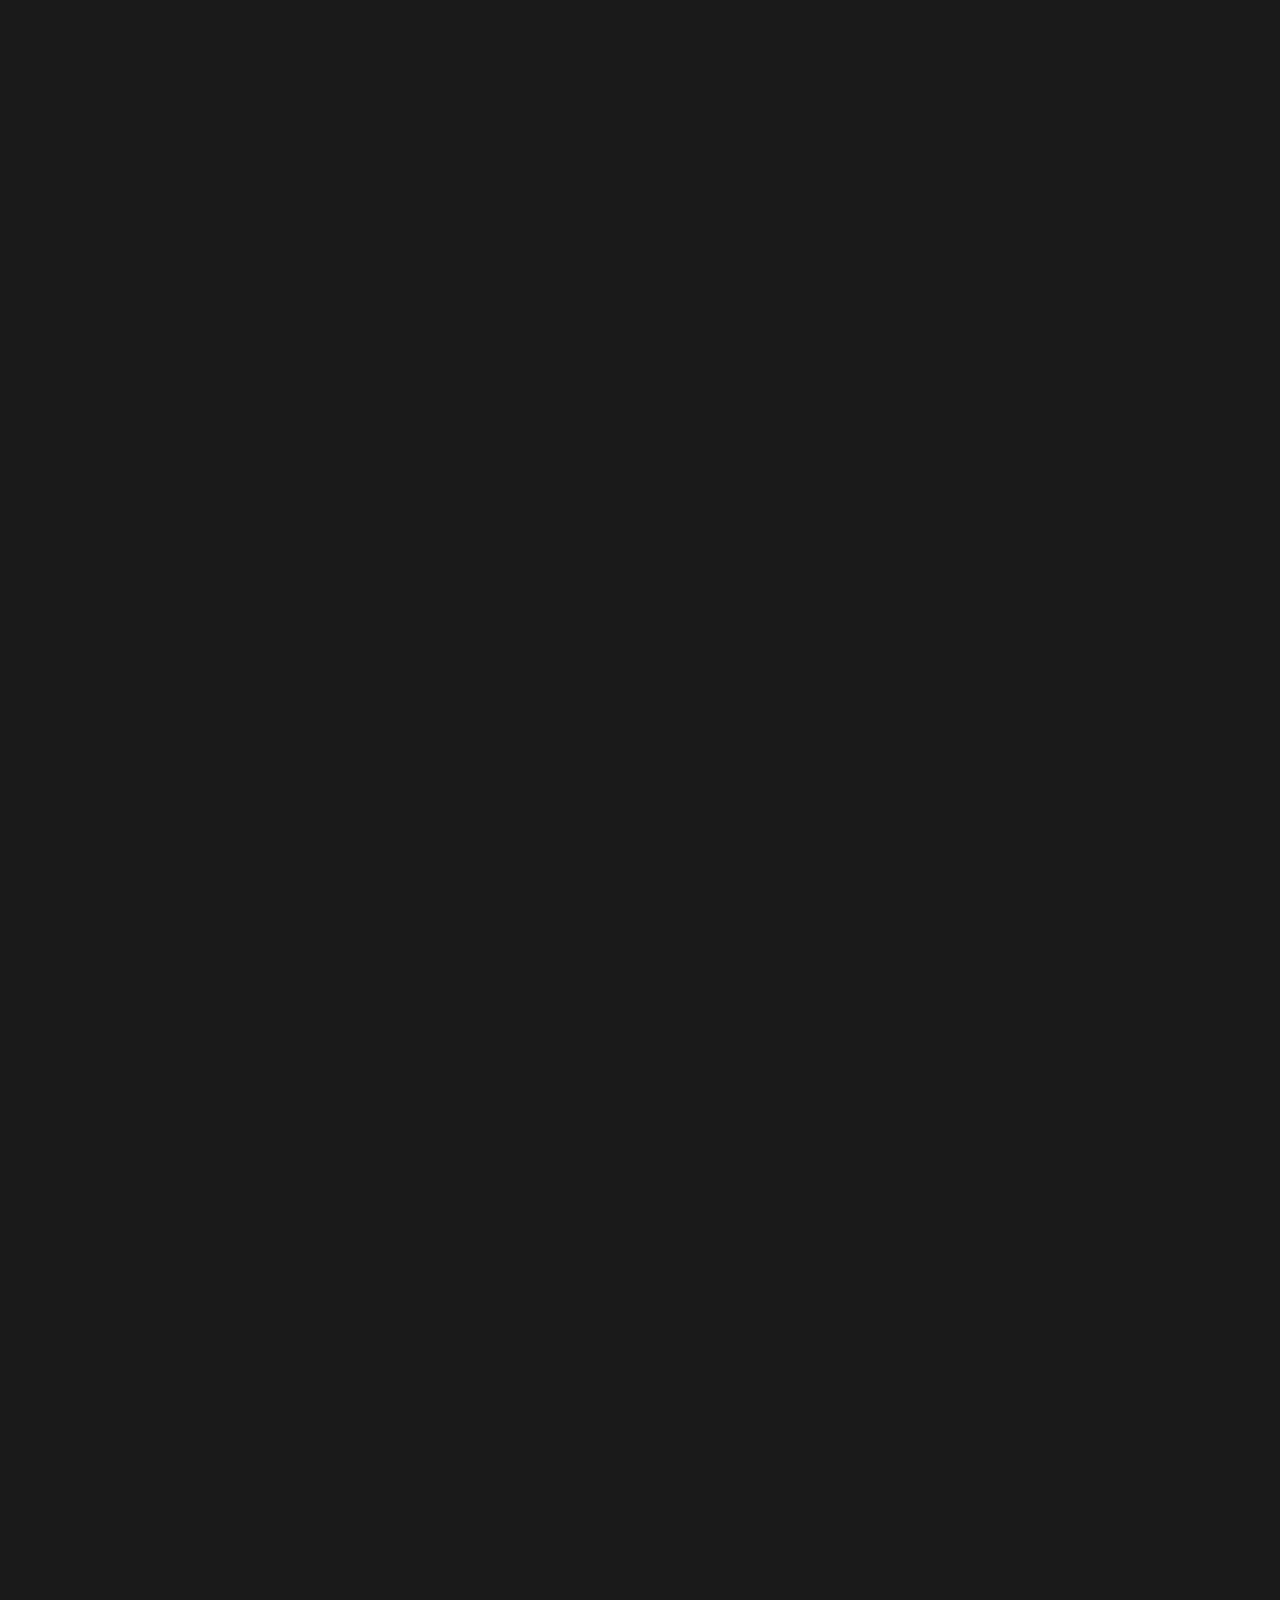
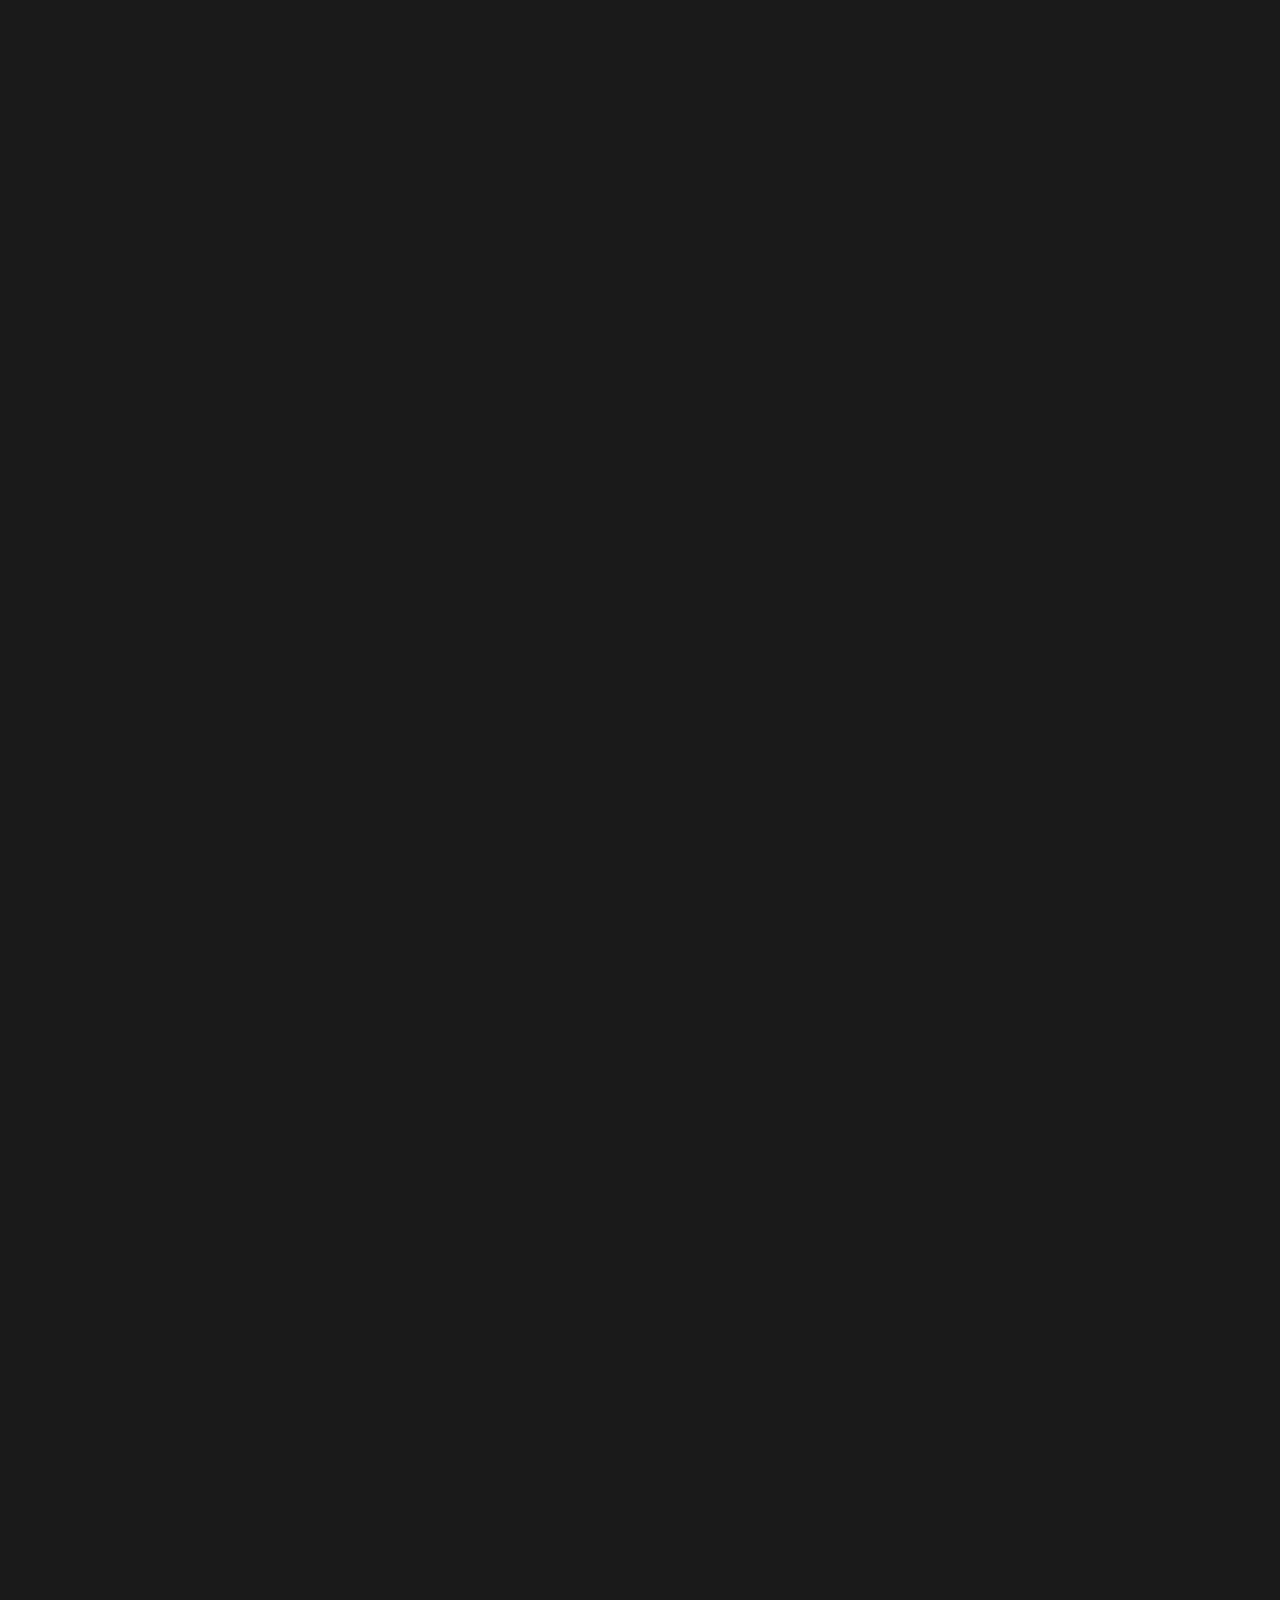
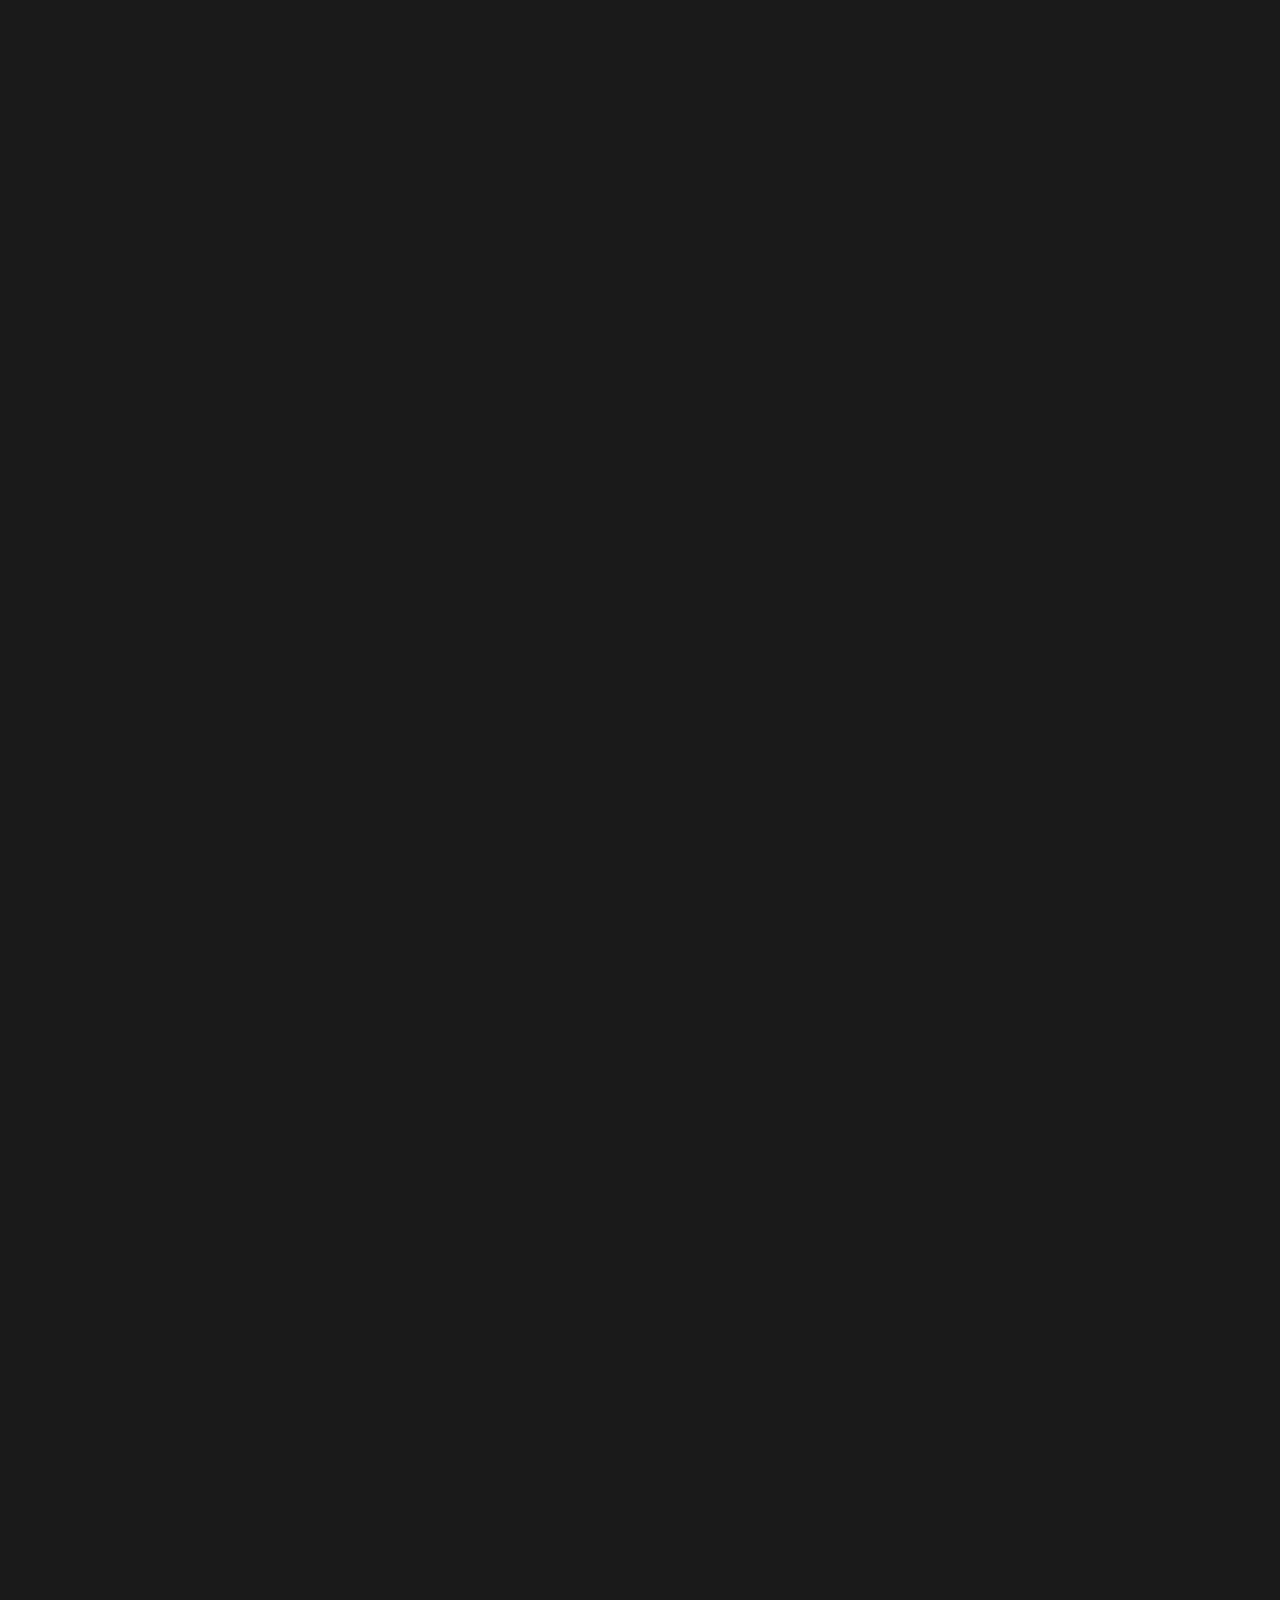
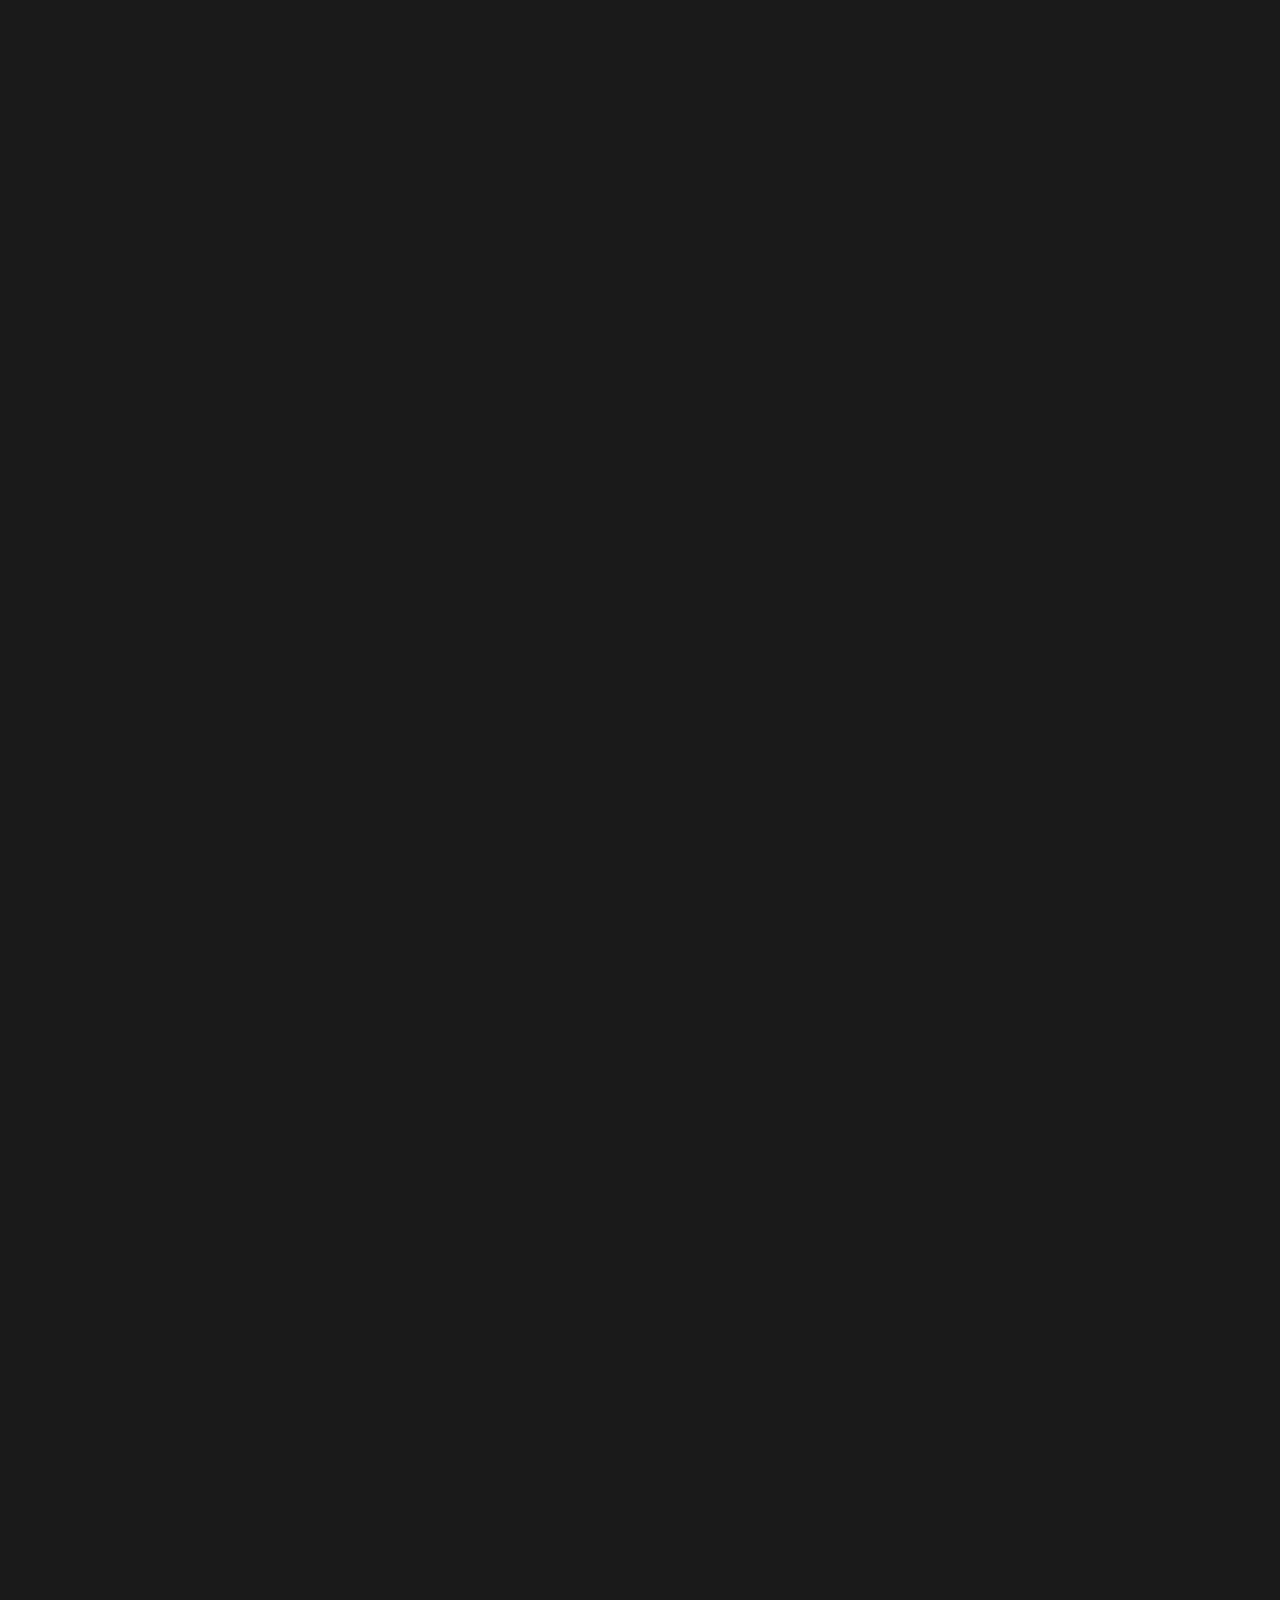
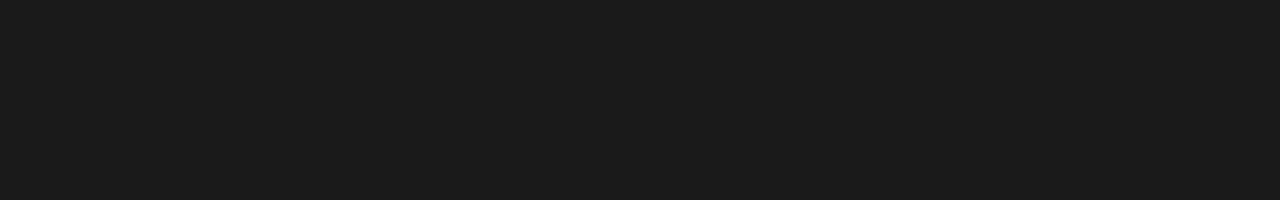
<file: indexp6-3.html>
<html>
    <head>
        <title>
            On Punctuation
        </title>
        <link rel="stylesheet" href="style.css">
        <script src="javascriptp6-2.js"></script>
    </head>

    <body>
        <div class="triangle-left" onclick="wheel();"></div>
        <a href="#" id="circle" onclick="randomPick();"></a>
        <div class="dot" onclick="wheel2();">
        <span class="dot"></span> </div>
    
        <!-- <div>
            <button onclick="topFunction()" id="myBtn" title="Go to top">Top</button>
        </div> -->

        <!-- <div class="choose" onclick="randomPick();"></div> -->
        <div class="heading">
            <div id="title">
                On Punctuation <br>
               <div style="font-size: 40px;"> - By Gertrude Stein</div> 
             </div>
        </div>
        
        <div id="textbox" style="top:100px">
            <section id="1-text">There are some punctuations that are interesting and there are some punctuations that are not. Let us begin with the punctuations that are not. Of these the one but the first and the most the completely most uninteresting is the question mark. The question mark is alright when it is all alone when it is used as a brand on cattle or when it could be used in decoration but connected with writing it is completely entirely completely uninteresting. It is evident that is you ask a question you ask a question but anybody who can read at all knows when a question is a question as it is written in writing. Therefore I ask you therefore wherefore should one use the question mark. Beside it does not in its form go with ordinary printing and so it pleases neither the eye nor the ear and it is therefore like a noun, just an unnecessary name of something. A question is a question, anybody can know that a question is a question and so why add to it the question mark when it is already there when the question is already there in the writing. Therefore I never could bring myself to use a question mark, I always found it positively revolting, and now very few do use it. Exclamation marks have the same difficulty and also quotation marks, they are unnecessary, they are ugly, they spoil the line of the writing or the printing and anyway what is the use, if you do not know that a question is a question what is the use of its being a question. The same thing is true of a quotation. When I first began writing I found it simply impossible to use question marks and quotation marks and exclamation points and now anybody sees it that way. Perhaps some day they will see it some other way but not at any rate anybody can and does see it that way.
            <br></section>

            <section id="2-text"> So there are the uninteresting things in punctuation uninteresting in a way that is perfectly obvious, and so we do not have to go any farther into that. There are besides dashes and dots, and these might be interesting spaces might be interesting. They might if one felt that way about them. 
            <br></section>
            <section id="3-text">
            One other little punctuation mark one can have feelings about and that is the apostrophe for possession. Well feel as you like about that, I can see and I do see that for many that for some the possessive case apostrophe has a gentle tender insinuation that makes it very difficult to definitely decide to do without it. One does do without it, I do, I mostly always do, but I cannot deny that from time to time I feel myself having regrets and from time to time I put it in to make the possessive case. I absolutely do not like it and leaving it out I feel no regret, there it is unnecessary and not ornamental but inside a word and its s well perhaps, perhaps it does appeal by its weakness to your weakness. At least at any rate from time to time I do find myself letting it alone if it has come in and sometimes it has come in. I cannot positively deny but that I do from time to time let it come in. 
            <br></section>
            <section id="4-text">
            So now to come to the real question of punctuation, periods, commas, colons,           semi-colons and capitals and small letters. 
            I have had a long and complicated life with all these. 
            Let us begin with these I use the least first and these are colons and semi-colons, one might add to these commas.
            <br></section>
            <section id="5-text"> When I first began writing, I felt that writing should go on, I still do feel that it should go on but when I first began writing I was completely possessed by the necessity that writing should go on and on and if writing should go on what had colons and commas to do with it, what had periods to do with it what had small letters and capitals to do with it to do with writing going on which was at that time the most profound need I had in connection with writing. What had colons and semi-colons to do with it what had commas to do with it what had periods to do with it.
            <br></section>
           <section id="6-text">  What had periods to do with it. Inevitably no matter how completely I had to have writing go on, physically one had to again and again stop sometime and if one had to again and again stop sometime and if one had to again and again stop some time then periods had to exist. Beside I had always like the look of periods and I liked what they did. Stopping sometime did not really keep one from going on, it was nothing that interfered, it was only something that happened, and as it happened as a perfectly natural happening, I did not believe in periods and I used them. I really never stopped using them.
            <br></section>
          <section id="7-text">Beside that periods might later come to have a life of their own to commence breaking up things in arbitrary ways, that has happened lately with me in a poem I have written called Winning His Way, later I will read you a little of it. By the time I had written this poem about three years ago periods had come to have for me completely a life of their own. They could begin to act as they thought best and one might interrupt one’s writing with them that is not really interrupt one’s writing with them but one could come to stop arbitrarily stop at times in one’s writing and so they could be used and you could use them Periods could come to exist in this way and they could come in this way to have a life of their own. They did not serve you in any servile way as commas and colons and semi-colons do. Yes you do feel what I mean.
            <br></section>
            <section id="8-text"> Periods have a life of their own a necessity of their own a feeling of their own a time of their own. And that feeling that life that necessity that time can express itself in an infinite variety that is the reason that I have always remained true to periods so much so that as I say recently I have felt that one could need them more than one had ever needed them.
            <br></section>
            <section id="9-text">You can see what an entirely different thing a period is from a comma, a colon or a semi-colon.
            There are two different way of thinking about colons and semicolons you can think of them as commas and as such they are purely servile or you can think of them as periods and then using them can make you feel adventurous I can see that one might feel about them as periods but I myself never have, I began unfortunately to feel them as a comma and commas are servile they have no life of their own they are dependent upon use and convenience and they are put there just for practical purposes. Semi-colons and colons had for me from the first completely this character the character that a comma has and not the character that a period has and therefore and definitely I have never used them. But now dimly and definitely I do see that they might well possibly they might have in them something of the character of the period and so it might have been an adventure to use them. I really do not think so. I think however lively they are or disguised they are they are definitely more comma than period and so really I cannot regret not having used them. They are more powerful more imposing more pretentious than a comma but they are a comma all the same. They really have within them deeply within them fundamentally within them the comma nature. And now what does a comma do and what has it to do and why do I feel as I do about them.
            <br></section>
            <section id="10-text">What does a comma do.
            <br>
            I have refused them so often and left them out so much and did without them so continually that I have come finally to be indifferent to them. I do not now care whether you put them in or not but for a long time I felt very definitely about them and would have nothing to do with them.
            <br></section>
            <section id="11-text"> As I say commas are servile and they have no life of their own, and their use is not a use, it is a way of replacing one’s own interest and I do decidedly like to like my own interest my own interest in what I am doing. A comma by helping you along holding your coat for you and putting on your shoes keeps you from living your life as actively as you should lead it and to me for many years and I still do feel that way about it only now I do not pay as much attention to them, the use of them was positively degrading. Let me tell you what I feel and what I mean and what I felt and what I meant.
            <br></section>
           <section id="12-text">
            When I was writing those long sentences of The Making of Americans, verbs active present verbs with long dependent adverbial clauses became a passion with me. I have told you that I recognize verbs and adverbs aided by prepositions and conjunctions with pronouns as possessing the whole of the active life of writing. 
            <br>
           </section>
           <section id="13-text">Complications make eventually for simplicity and therefore I have always liked dependent adverbial clauses. I have like dependent adverbial clauses because of their variety of dependence and independence. You can see how loving the intensity of complication of these things that commas would be degrading. Why if you want the pleasure of concentrating on the final simplicity of excessive complication would you want any artificial aid to bring about that simplicity. Do you see now why I feel about that simplicity. Do you see now why I feel about the comma as I did and as I do.
            <br></section>
            <section id="14-text">Think about anything you really like to do and you will see what I mean.
            <br>
            When it gets really difficult you want to disentangle rather than to cut the knot, at least of anybody feels who is working with any thread, so anybody feels who is working with any tool so anybody feels who is writing any sentence or reading it after it has been written. And what does a comma do, a comma does nothing but make easy a thing that if you like it enough is easy enough without the comma. A long complicated sentence should force itself upon you, make you know yourself knowing it and the comma, well at the most a comma is a poor period that lets you stop and take a breath but if you want to take a breath you ought to know yourself that you want to take a breath. It is not like stopping altogether has something to do with going on, but taking a breath well you are always taking a breath and why emphasize one breath rather than another breath. Anyway that is the way I felt about it and I felt that about it very very strongly. And so I almost never used a comma. The longer, the more complicated the sentence the greater the number of the same kinds of words I had following one after another, the more the very more I had of them the more I felt the passionate need of their taking care of themselves by themselves and not helping them, and thereby enfeebling them by putting in a comma.
            <br></section>
            <section id="15-text"> So that is the way I felt about punctuation in prose, in poetry it is a little different but more so and later I will go into that. But that is the way I felt about punctuation in prose.
            </section>
            <br>
            <section id="name"> Virajini Sanghai
            </section>
           

        </div>
       
    </body>
</html>
</file>
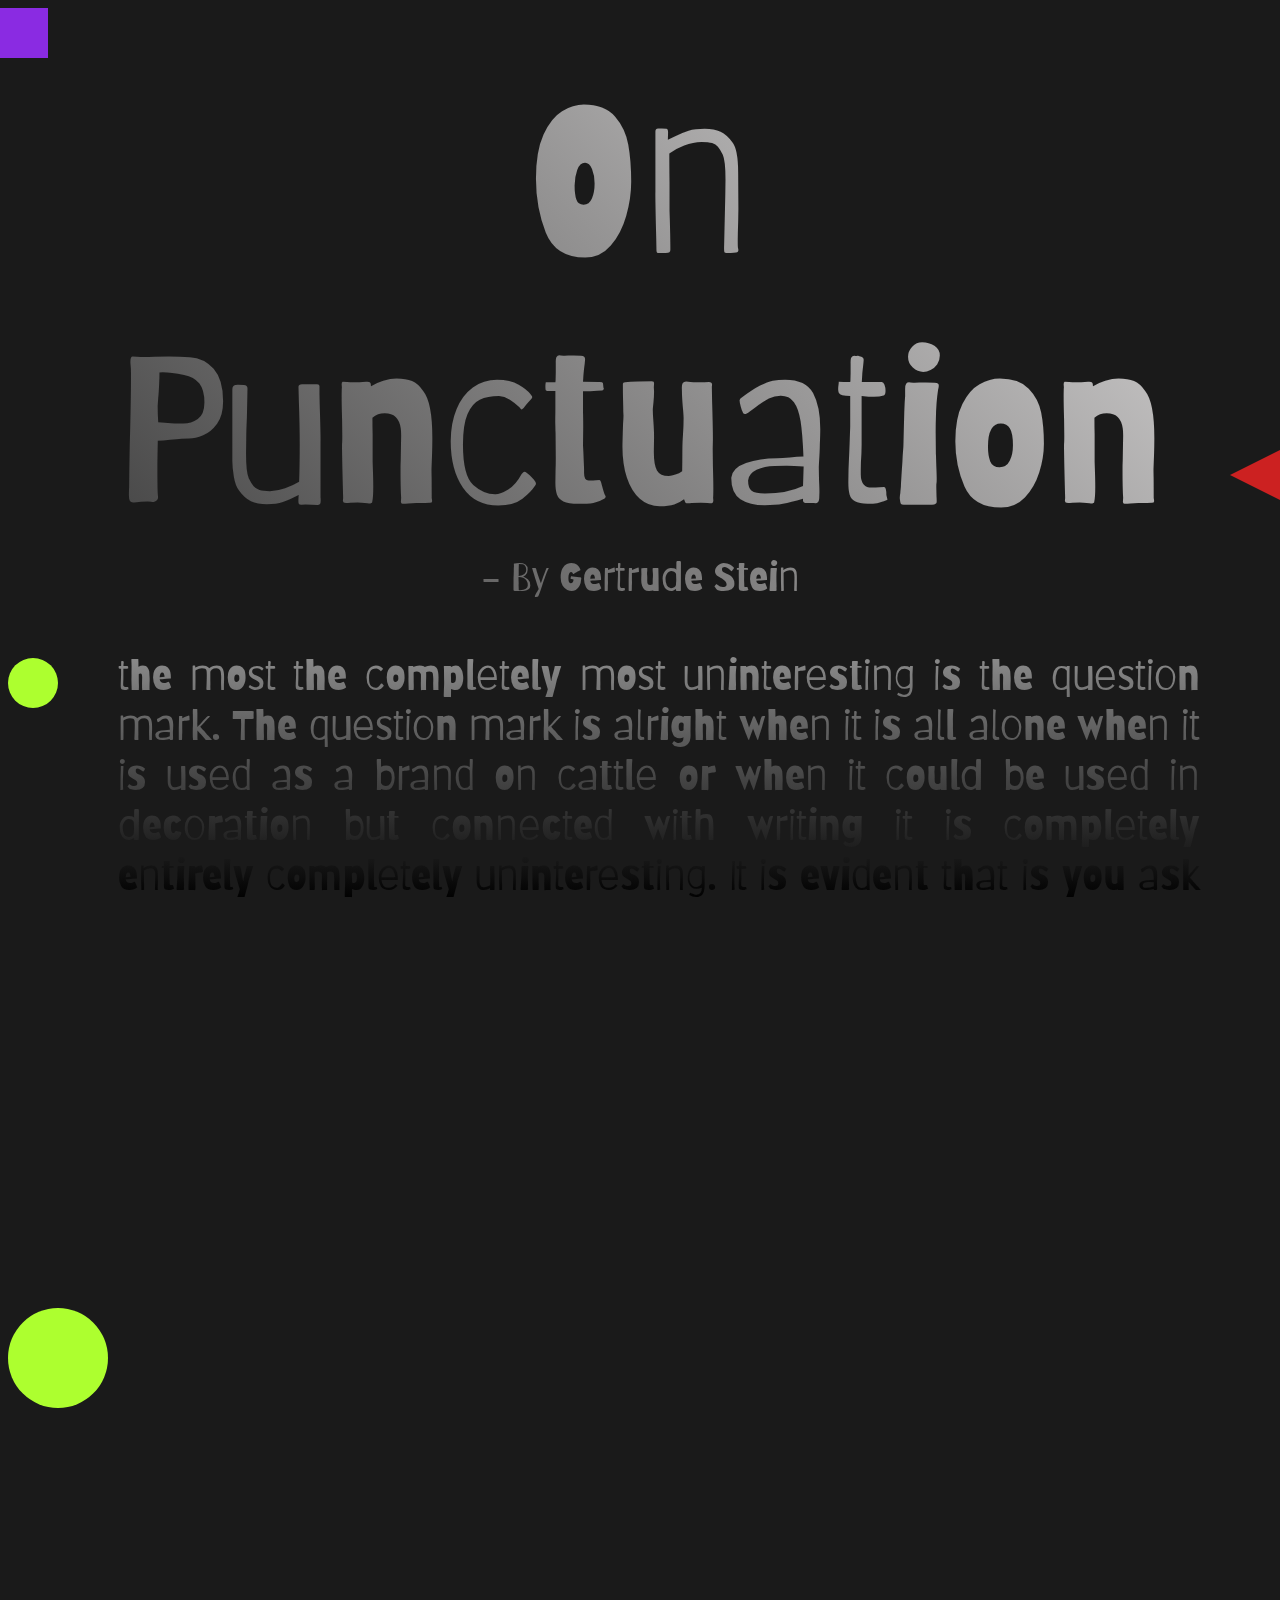
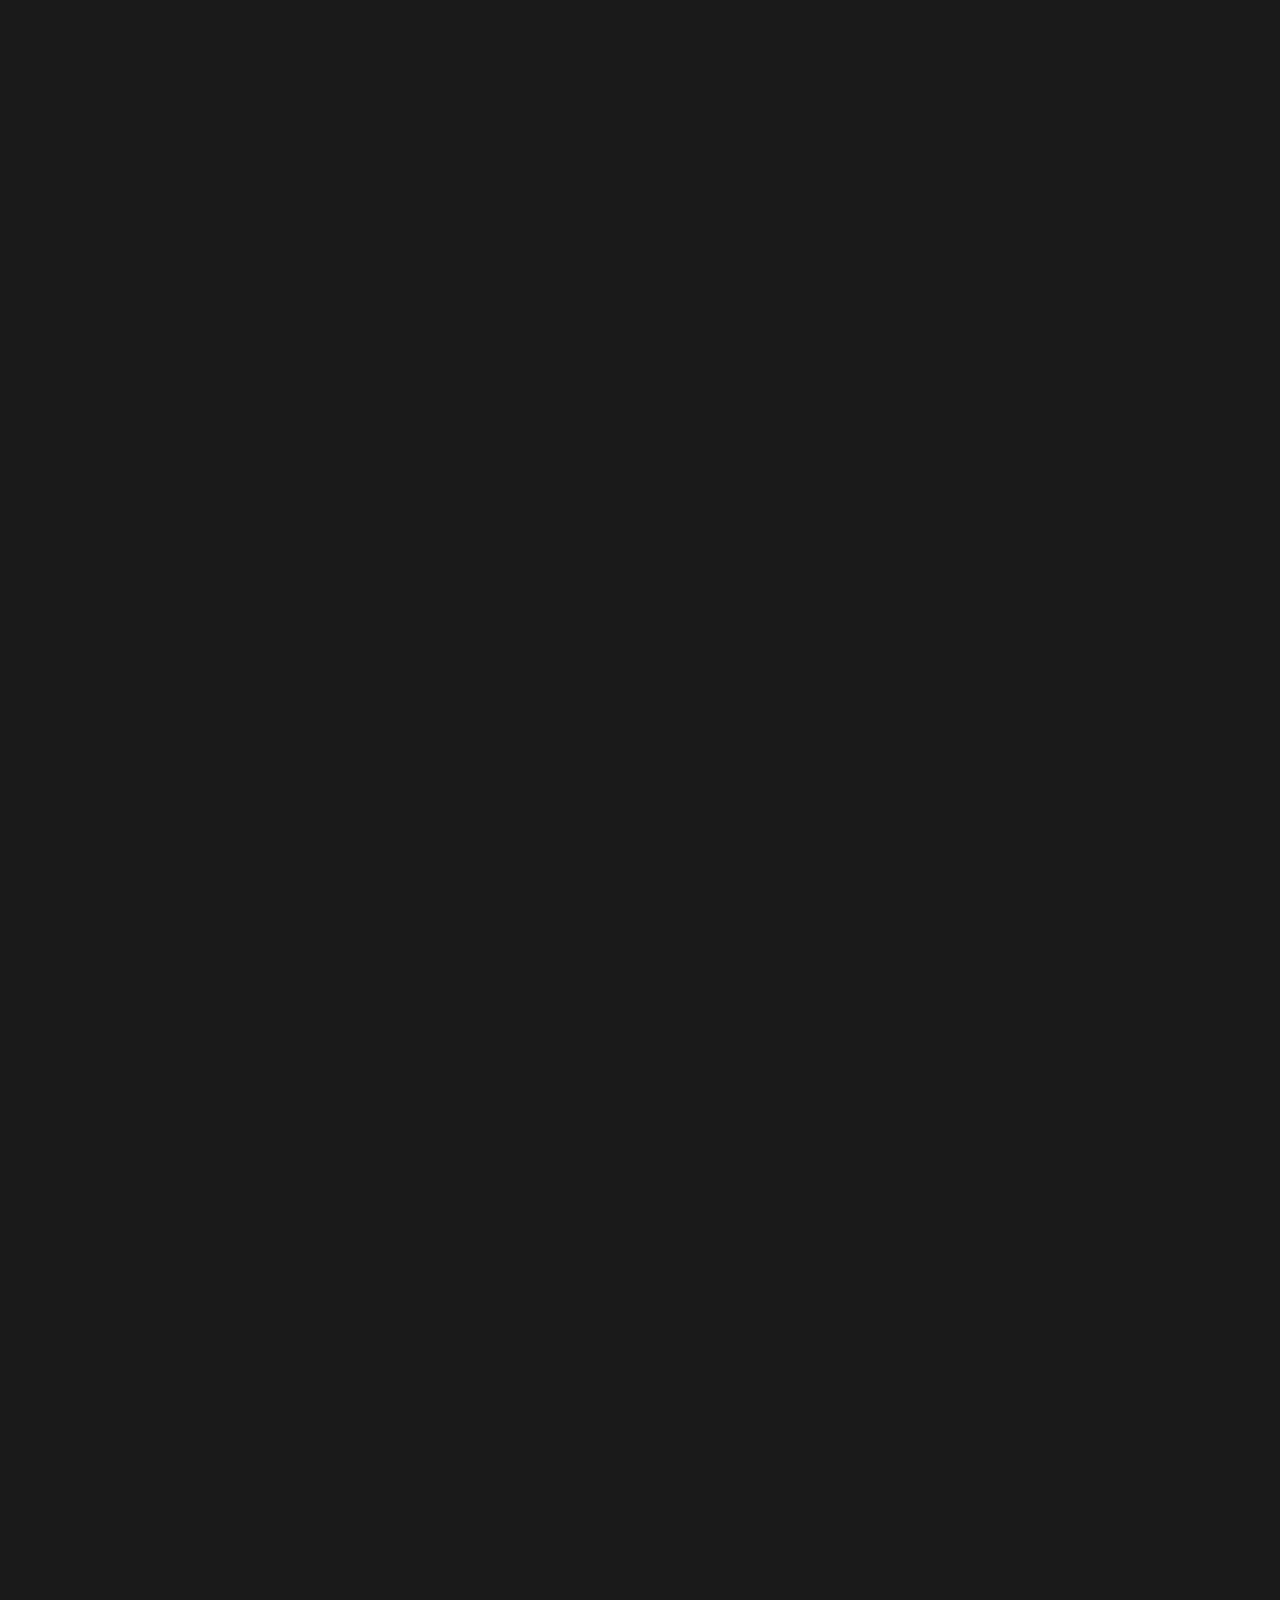
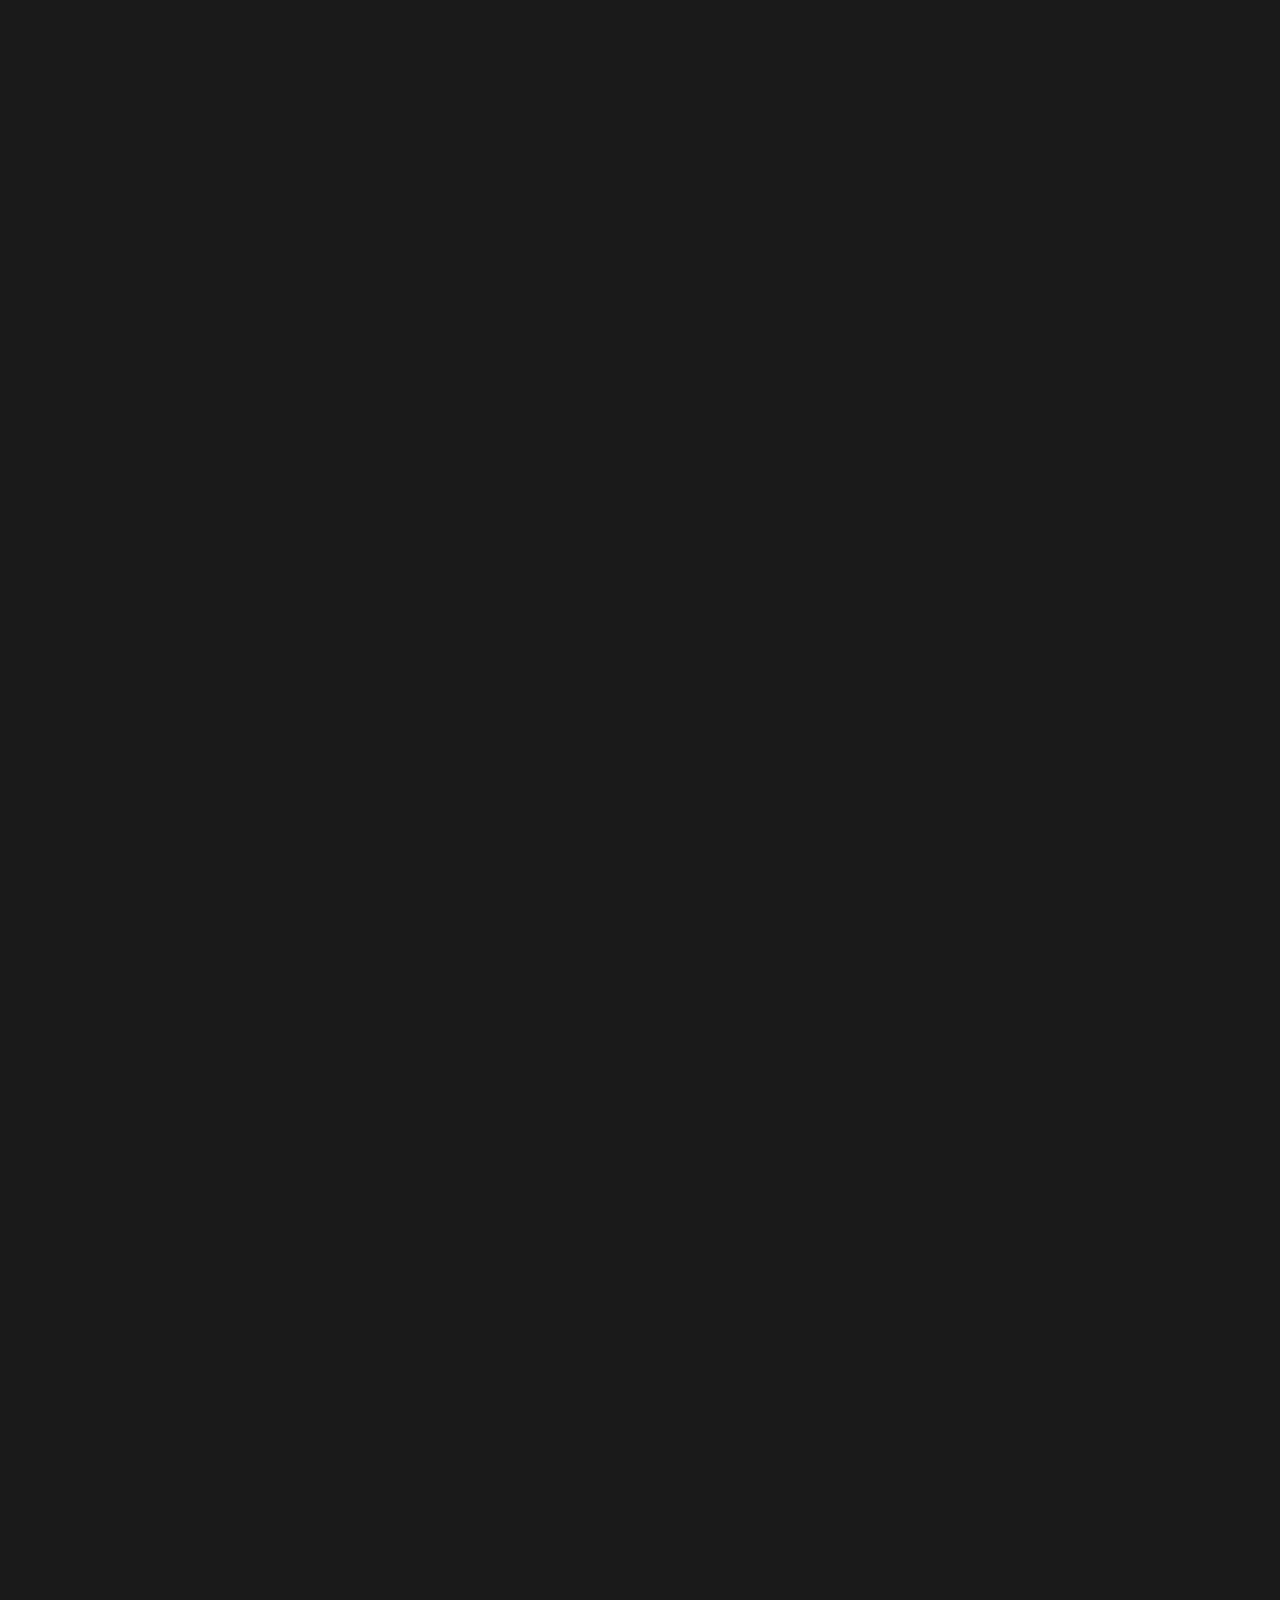
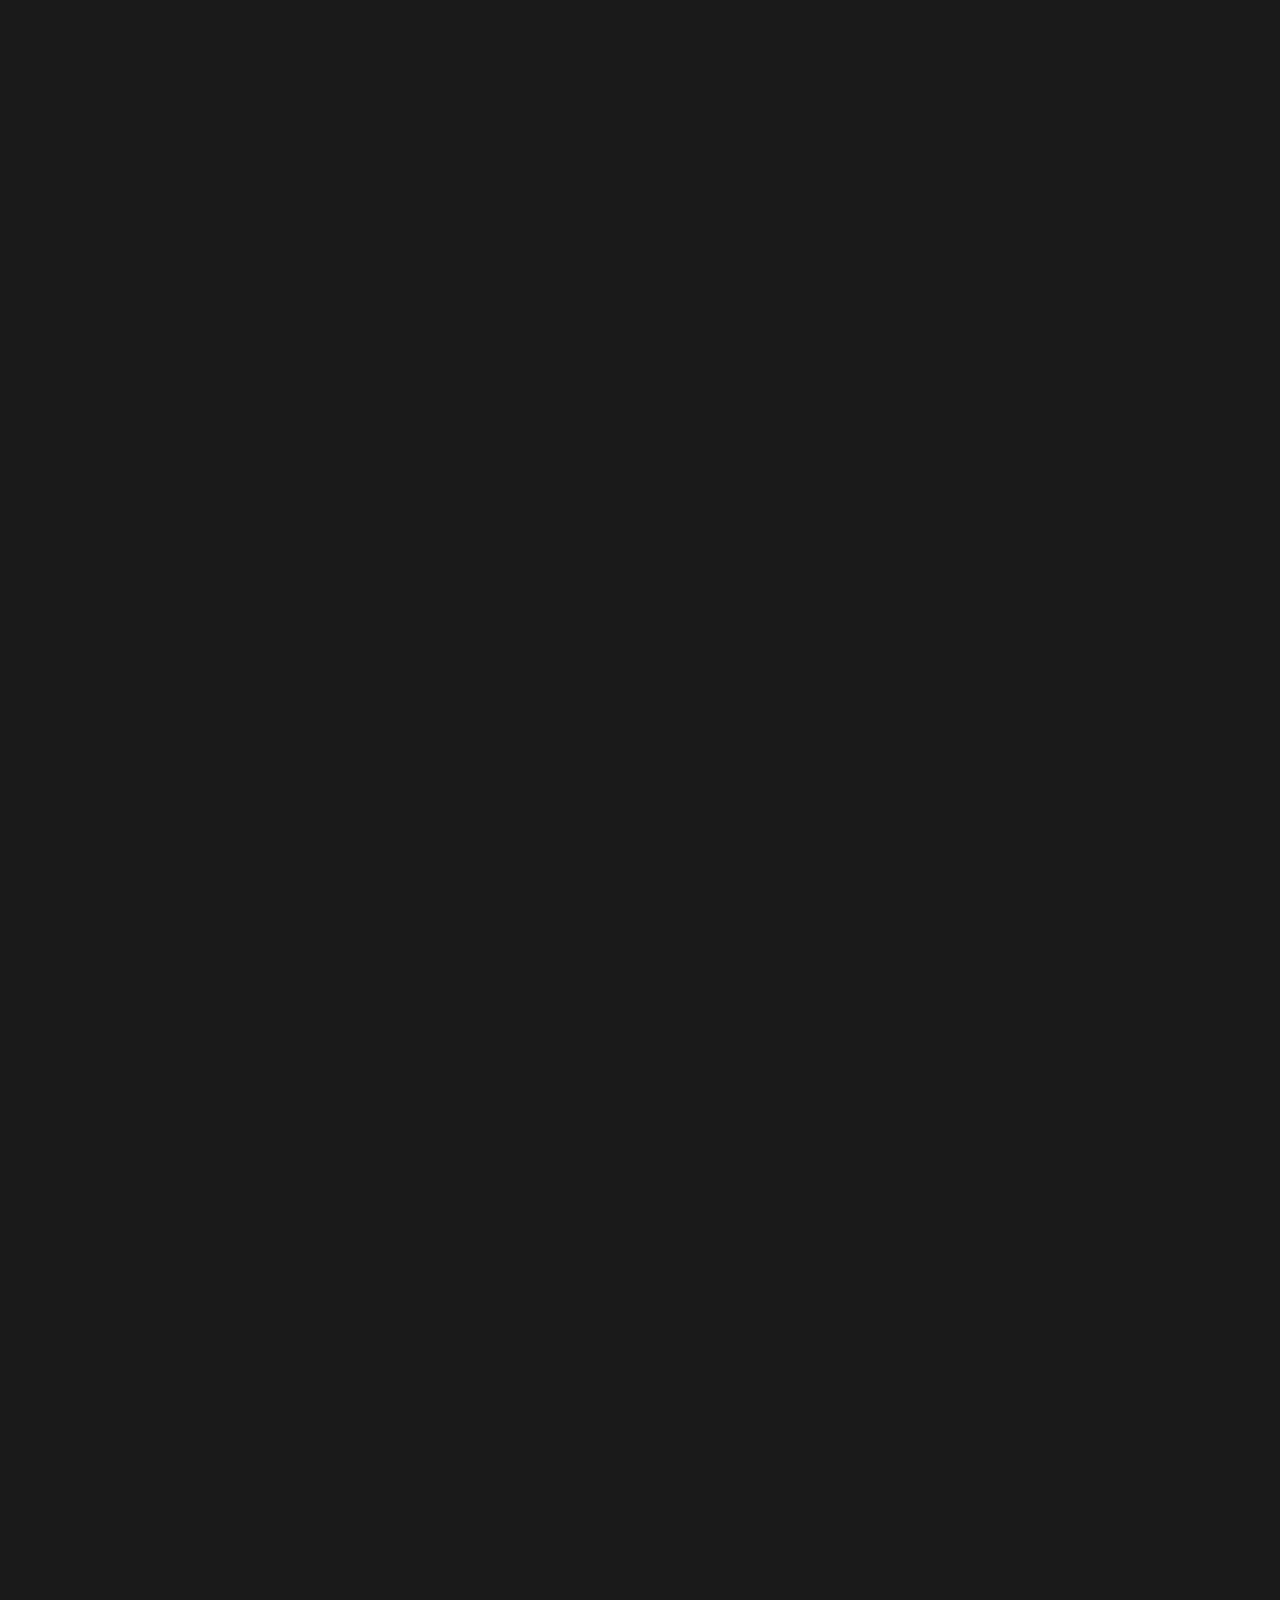
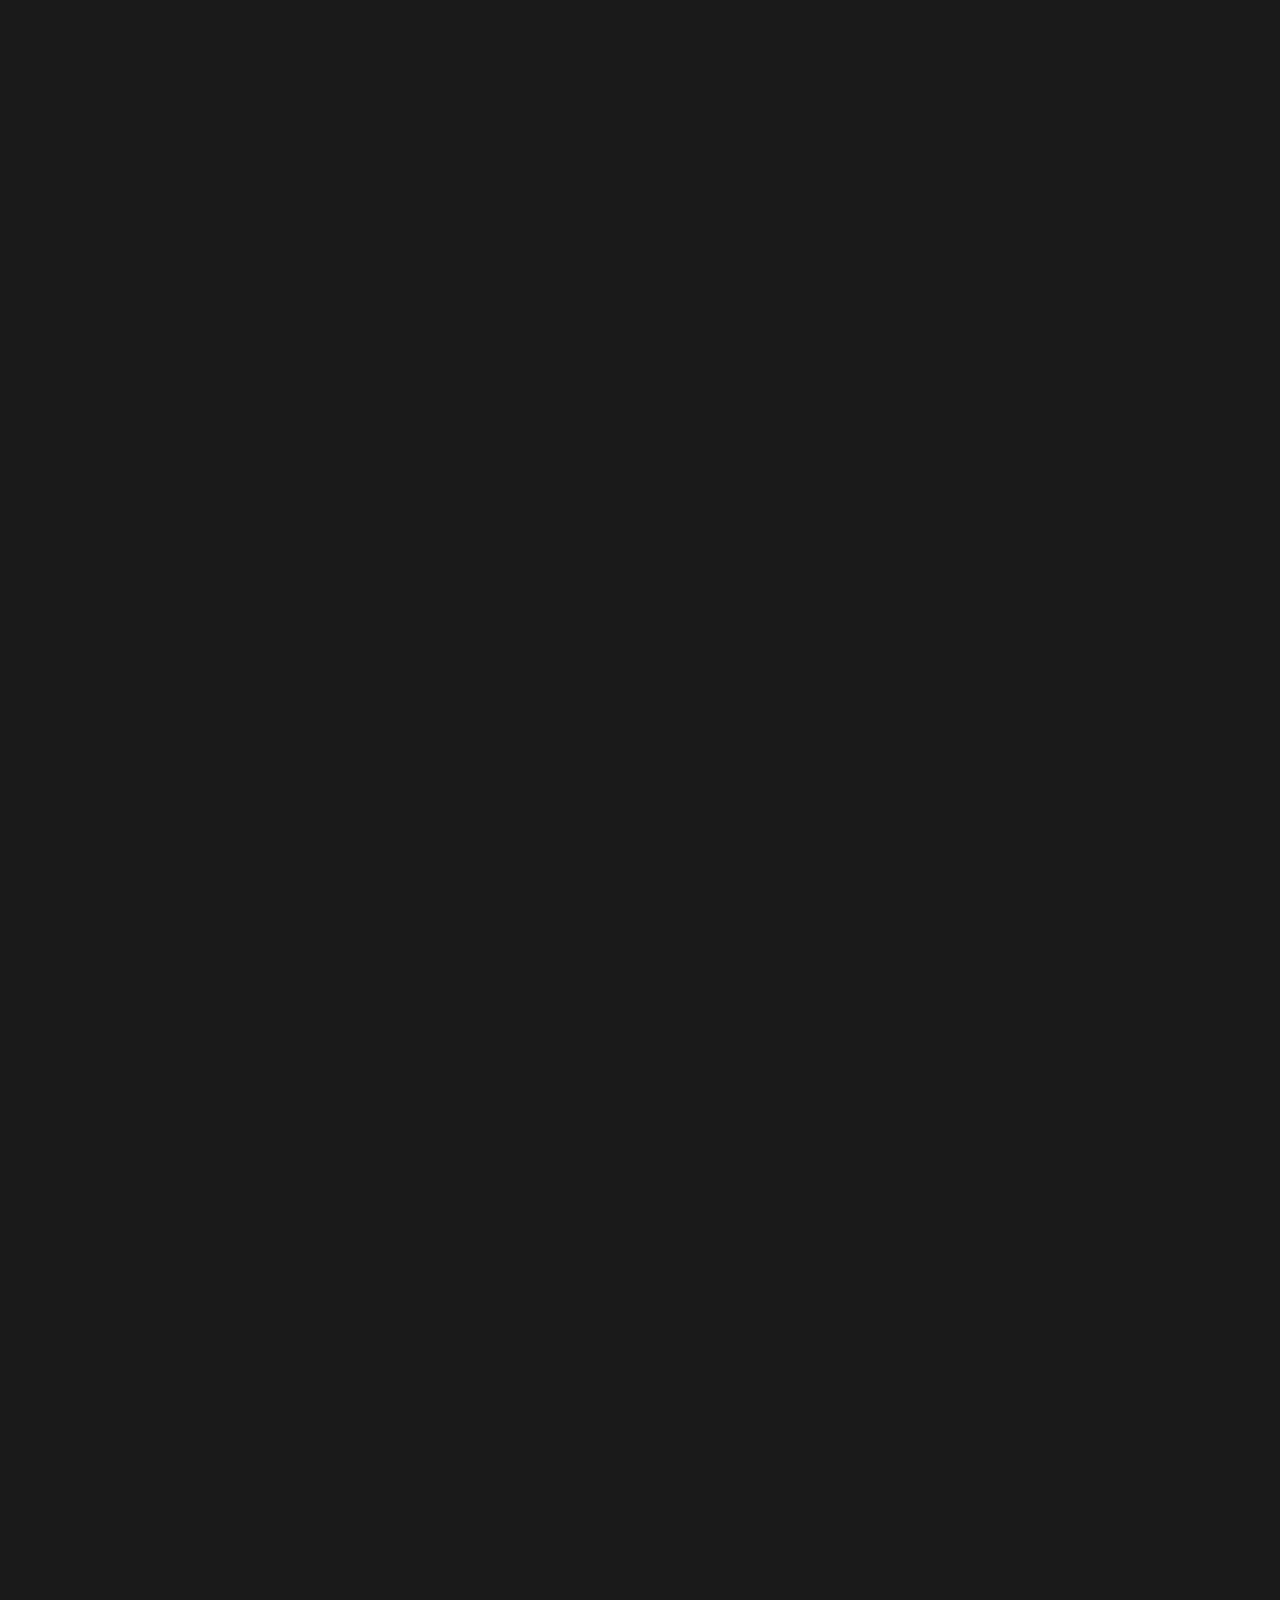
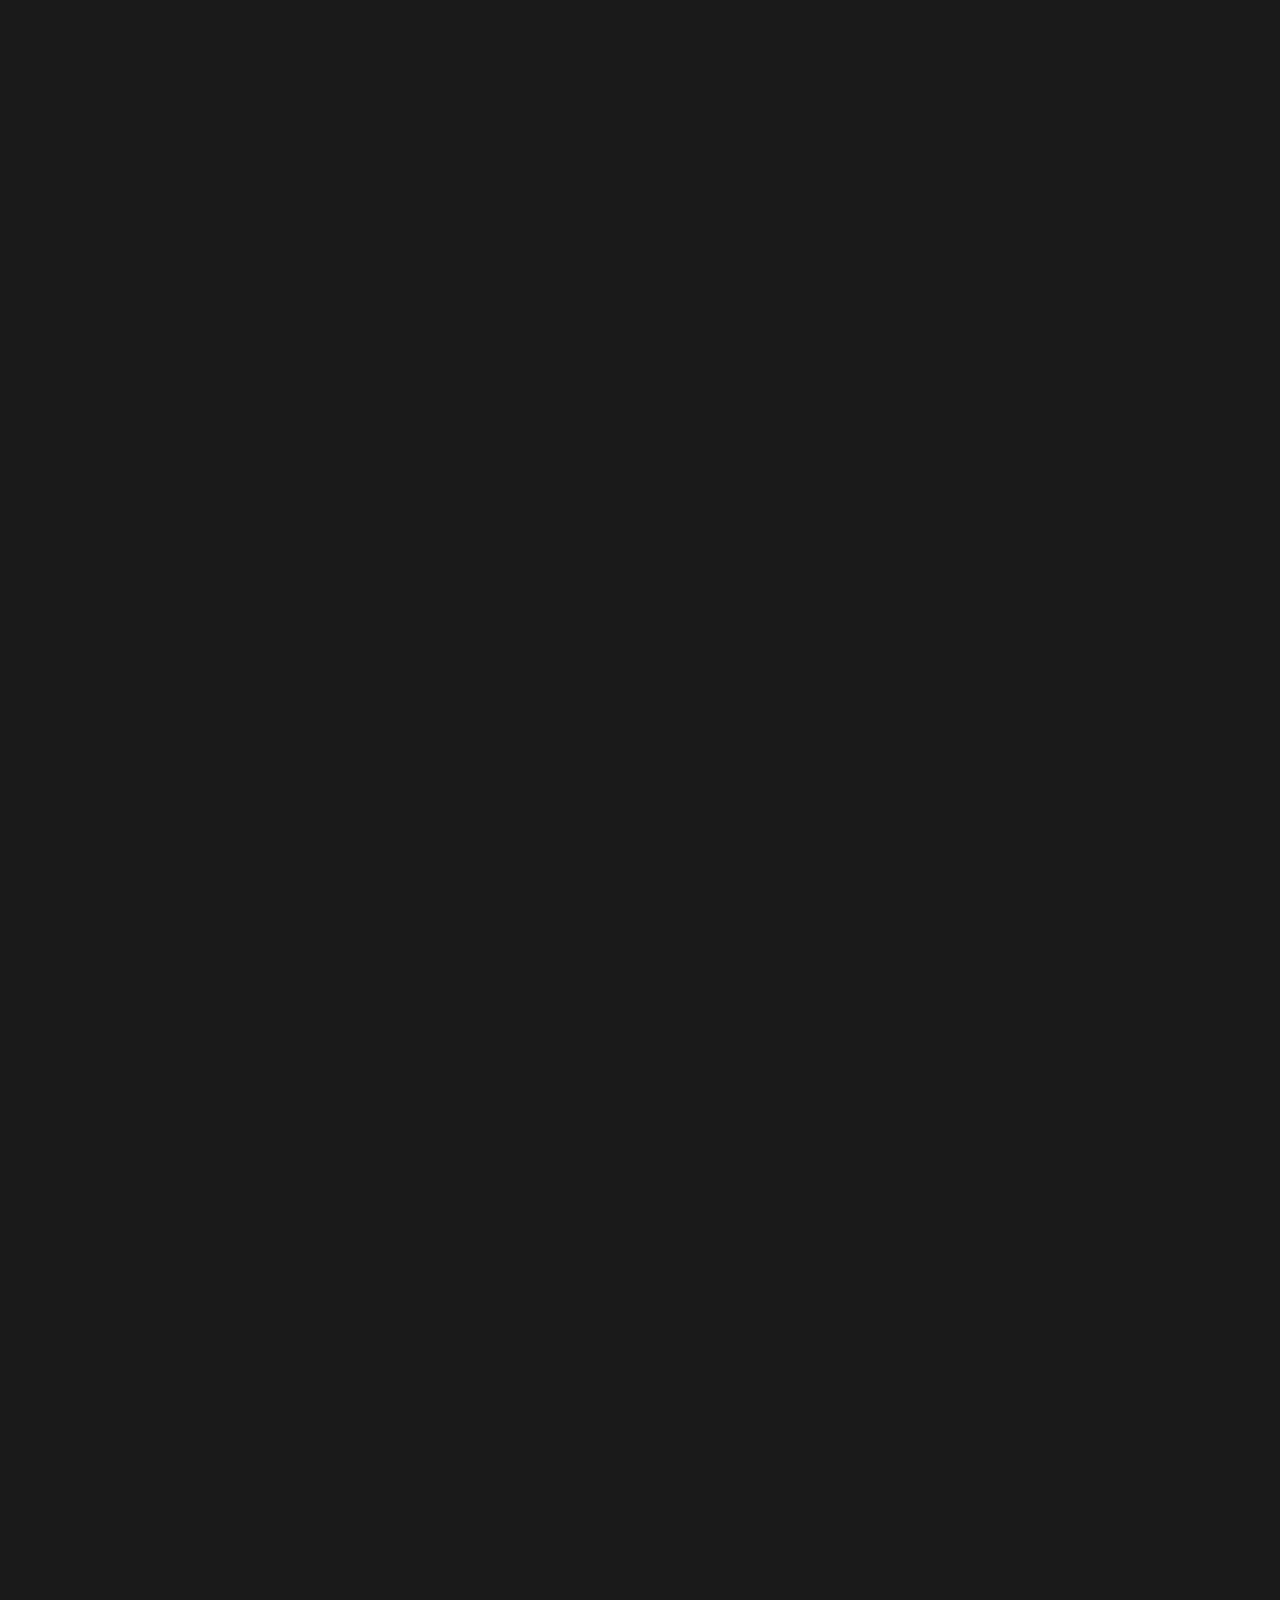
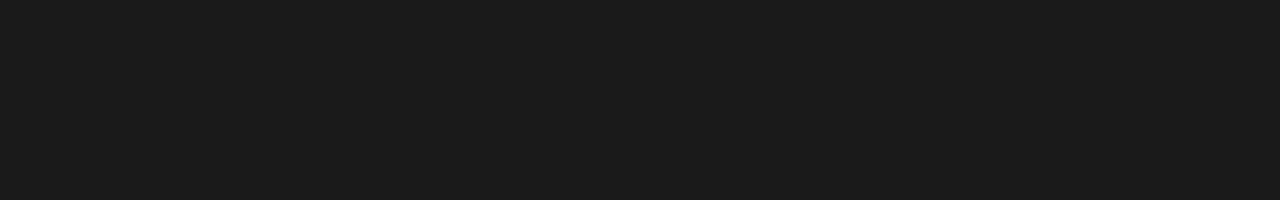
<file: indexp6-4.html>
<html>
    <head>
        <title>
            On Punctuation
        </title>
        <link rel="stylesheet" href="style6-3.css">
        <script src="javascript.js"></script>
    </head>

    <body>
        <div class="triangle-left" onclick="wheel();"></div>
        <a href="#" id="circle" onclick="randomPick();"></a>
        <div class="dot" onclick="wheel2();">
        <span class="dot"></span> </div>
    
        <!-- <div>
            <button onclick="topFunction()" id="myBtn" title="Go to top">Top</button>
        </div> -->

        <!-- <div class="choose" onclick="randomPick();"></div> -->
        <div class="heading">
            <div id="title">
                On Punctuation <br>
               <div style="font-size: 40px;"> - By Gertrude Stein</div> 
             </div>
        </div>
        
        <div id="textbox" style="top:100px">
            <section id="1-text">There are some punctuations that are interesting and there are some punctuations that are not. Let us begin with the punctuations that are not. Of these the one but the first and the most the completely most uninteresting is the question mark. The question mark is alright when it is all alone when it is used as a brand on cattle or when it could be used in decoration but connected with writing it is completely entirely completely uninteresting. It is evident that is you ask a question you ask a question but anybody who can read at all knows when a question is a question as it is written in writing. Therefore I ask you therefore wherefore should one use the question mark. Beside it does not in its form go with ordinary printing and so it pleases neither the eye nor the ear and it is therefore like a noun, just an unnecessary name of something. A question is a question, anybody can know that a question is a question and so why add to it the question mark when it is already there when the question is already there in the writing. Therefore I never could bring myself to use a question mark, I always found it positively revolting, and now very few do use it. Exclamation marks have the same difficulty and also quotation marks, they are unnecessary, they are ugly, they spoil the line of the writing or the printing and anyway what is the use, if you do not know that a question is a question what is the use of its being a question. The same thing is true of a quotation. When I first began writing I found it simply impossible to use question marks and quotation marks and exclamation points and now anybody sees it that way. Perhaps some day they will see it some other way but not at any rate anybody can and does see it that way.
            <br></section>

            <section id="2-text"> So there are the uninteresting things in punctuation uninteresting in a way that is perfectly obvious, and so we do not have to go any farther into that. There are besides dashes and dots, and these might be interesting spaces might be interesting. They might if one felt that way about them. 
            <br></section>
            <section id="3-text">
            One other little punctuation mark one can have feelings about and that is the apostrophe for possession. Well feel as you like about that, I can see and I do see that for many that for some the possessive case apostrophe has a gentle tender insinuation that makes it very difficult to definitely decide to do without it. One does do without it, I do, I mostly always do, but I cannot deny that from time to time I feel myself having regrets and from time to time I put it in to make the possessive case. I absolutely do not like it and leaving it out I feel no regret, there it is unnecessary and not ornamental but inside a word and its s well perhaps, perhaps it does appeal by its weakness to your weakness. At least at any rate from time to time I do find myself letting it alone if it has come in and sometimes it has come in. I cannot positively deny but that I do from time to time let it come in. 
            <br></section>
            <section id="4-text">
            So now to come to the real question of punctuation, periods, commas, colons,           semi-colons and capitals and small letters. 
            I have had a long and complicated life with all these. 
            Let us begin with these I use the least first and these are colons and semi-colons, one might add to these commas.
            <br></section>
            <section id="5-text"> When I first began writing, I felt that writing should go on, I still do feel that it should go on but when I first began writing I was completely possessed by the necessity that writing should go on and on and if writing should go on what had colons and commas to do with it, what had periods to do with it what had small letters and capitals to do with it to do with writing going on which was at that time the most profound need I had in connection with writing. What had colons and semi-colons to do with it what had commas to do with it what had periods to do with it.
            <br></section>
           <section id="6-text">  What had periods to do with it. Inevitably no matter how completely I had to have writing go on, physically one had to again and again stop sometime and if one had to again and again stop sometime and if one had to again and again stop some time then periods had to exist. Beside I had always like the look of periods and I liked what they did. Stopping sometime did not really keep one from going on, it was nothing that interfered, it was only something that happened, and as it happened as a perfectly natural happening, I did not believe in periods and I used them. I really never stopped using them.
            <br></section>
          <section id="7-text">Beside that periods might later come to have a life of their own to commence breaking up things in arbitrary ways, that has happened lately with me in a poem I have written called Winning His Way, later I will read you a little of it. By the time I had written this poem about three years ago periods had come to have for me completely a life of their own. They could begin to act as they thought best and one might interrupt one’s writing with them that is not really interrupt one’s writing with them but one could come to stop arbitrarily stop at times in one’s writing and so they could be used and you could use them Periods could come to exist in this way and they could come in this way to have a life of their own. They did not serve you in any servile way as commas and colons and semi-colons do. Yes you do feel what I mean.
            <br></section>
            <section id="8-text"> Periods have a life of their own a necessity of their own a feeling of their own a time of their own. And that feeling that life that necessity that time can express itself in an infinite variety that is the reason that I have always remained true to periods so much so that as I say recently I have felt that one could need them more than one had ever needed them.
            <br></section>
            <section id="9-text">You can see what an entirely different thing a period is from a comma, a colon or a semi-colon.
            There are two different way of thinking about colons and semicolons you can think of them as commas and as such they are purely servile or you can think of them as periods and then using them can make you feel adventurous I can see that one might feel about them as periods but I myself never have, I began unfortunately to feel them as a comma and commas are servile they have no life of their own they are dependent upon use and convenience and they are put there just for practical purposes. Semi-colons and colons had for me from the first completely this character the character that a comma has and not the character that a period has and therefore and definitely I have never used them. But now dimly and definitely I do see that they might well possibly they might have in them something of the character of the period and so it might have been an adventure to use them. I really do not think so. I think however lively they are or disguised they are they are definitely more comma than period and so really I cannot regret not having used them. They are more powerful more imposing more pretentious than a comma but they are a comma all the same. They really have within them deeply within them fundamentally within them the comma nature. And now what does a comma do and what has it to do and why do I feel as I do about them.
            <br></section>
            <section id="10-text">What does a comma do.
            <br>
            I have refused them so often and left them out so much and did without them so continually that I have come finally to be indifferent to them. I do not now care whether you put them in or not but for a long time I felt very definitely about them and would have nothing to do with them.
            <br></section>
            <section id="11-text"> As I say commas are servile and they have no life of their own, and their use is not a use, it is a way of replacing one’s own interest and I do decidedly like to like my own interest my own interest in what I am doing. A comma by helping you along holding your coat for you and putting on your shoes keeps you from living your life as actively as you should lead it and to me for many years and I still do feel that way about it only now I do not pay as much attention to them, the use of them was positively degrading. Let me tell you what I feel and what I mean and what I felt and what I meant.
            <br></section>
           <section id="12-text">
            When I was writing those long sentences of The Making of Americans, verbs active present verbs with long dependent adverbial clauses became a passion with me. I have told you that I recognize verbs and adverbs aided by prepositions and conjunctions with pronouns as possessing the whole of the active life of writing. 
            <br>
           </section>
           <section id="13-text">Complications make eventually for simplicity and therefore I have always liked dependent adverbial clauses. I have like dependent adverbial clauses because of their variety of dependence and independence. You can see how loving the intensity of complication of these things that commas would be degrading. Why if you want the pleasure of concentrating on the final simplicity of excessive complication would you want any artificial aid to bring about that simplicity. Do you see now why I feel about that simplicity. Do you see now why I feel about the comma as I did and as I do.
            <br></section>
            <section id="14-text">Think about anything you really like to do and you will see what I mean.
            <br>
            When it gets really difficult you want to disentangle rather than to cut the knot, at least of anybody feels who is working with any thread, so anybody feels who is working with any tool so anybody feels who is writing any sentence or reading it after it has been written. And what does a comma do, a comma does nothing but make easy a thing that if you like it enough is easy enough without the comma. A long complicated sentence should force itself upon you, make you know yourself knowing it and the comma, well at the most a comma is a poor period that lets you stop and take a breath but if you want to take a breath you ought to know yourself that you want to take a breath. It is not like stopping altogether has something to do with going on, but taking a breath well you are always taking a breath and why emphasize one breath rather than another breath. Anyway that is the way I felt about it and I felt that about it very very strongly. And so I almost never used a comma. The longer, the more complicated the sentence the greater the number of the same kinds of words I had following one after another, the more the very more I had of them the more I felt the passionate need of their taking care of themselves by themselves and not helping them, and thereby enfeebling them by putting in a comma.
            <br></section>
            <section id="15-text"> So that is the way I felt about punctuation in prose, in poetry it is a little different but more so and later I will go into that. But that is the way I felt about punctuation in prose.
            </section>
            <br>
            <section id="name"> Virajini Sanghai
            </section>
           

        </div>
       
    </body>
</html>
</file>
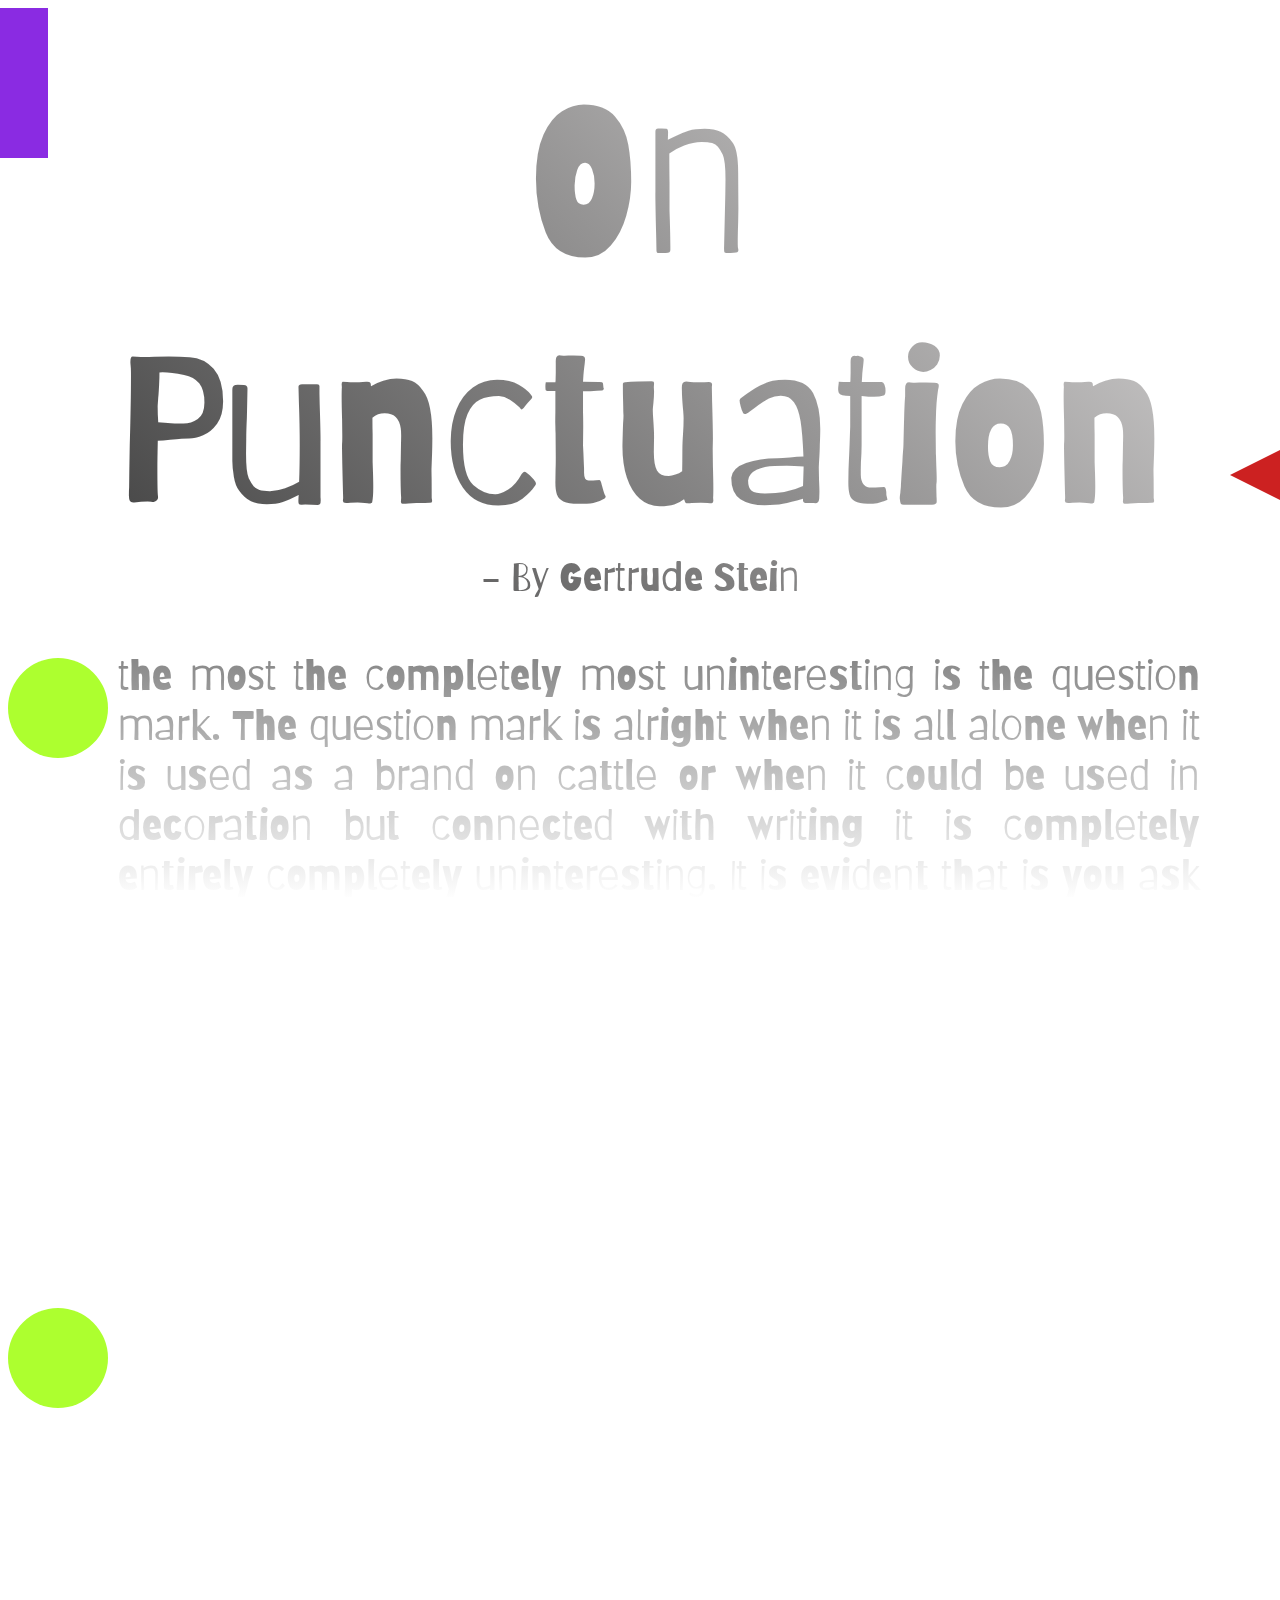
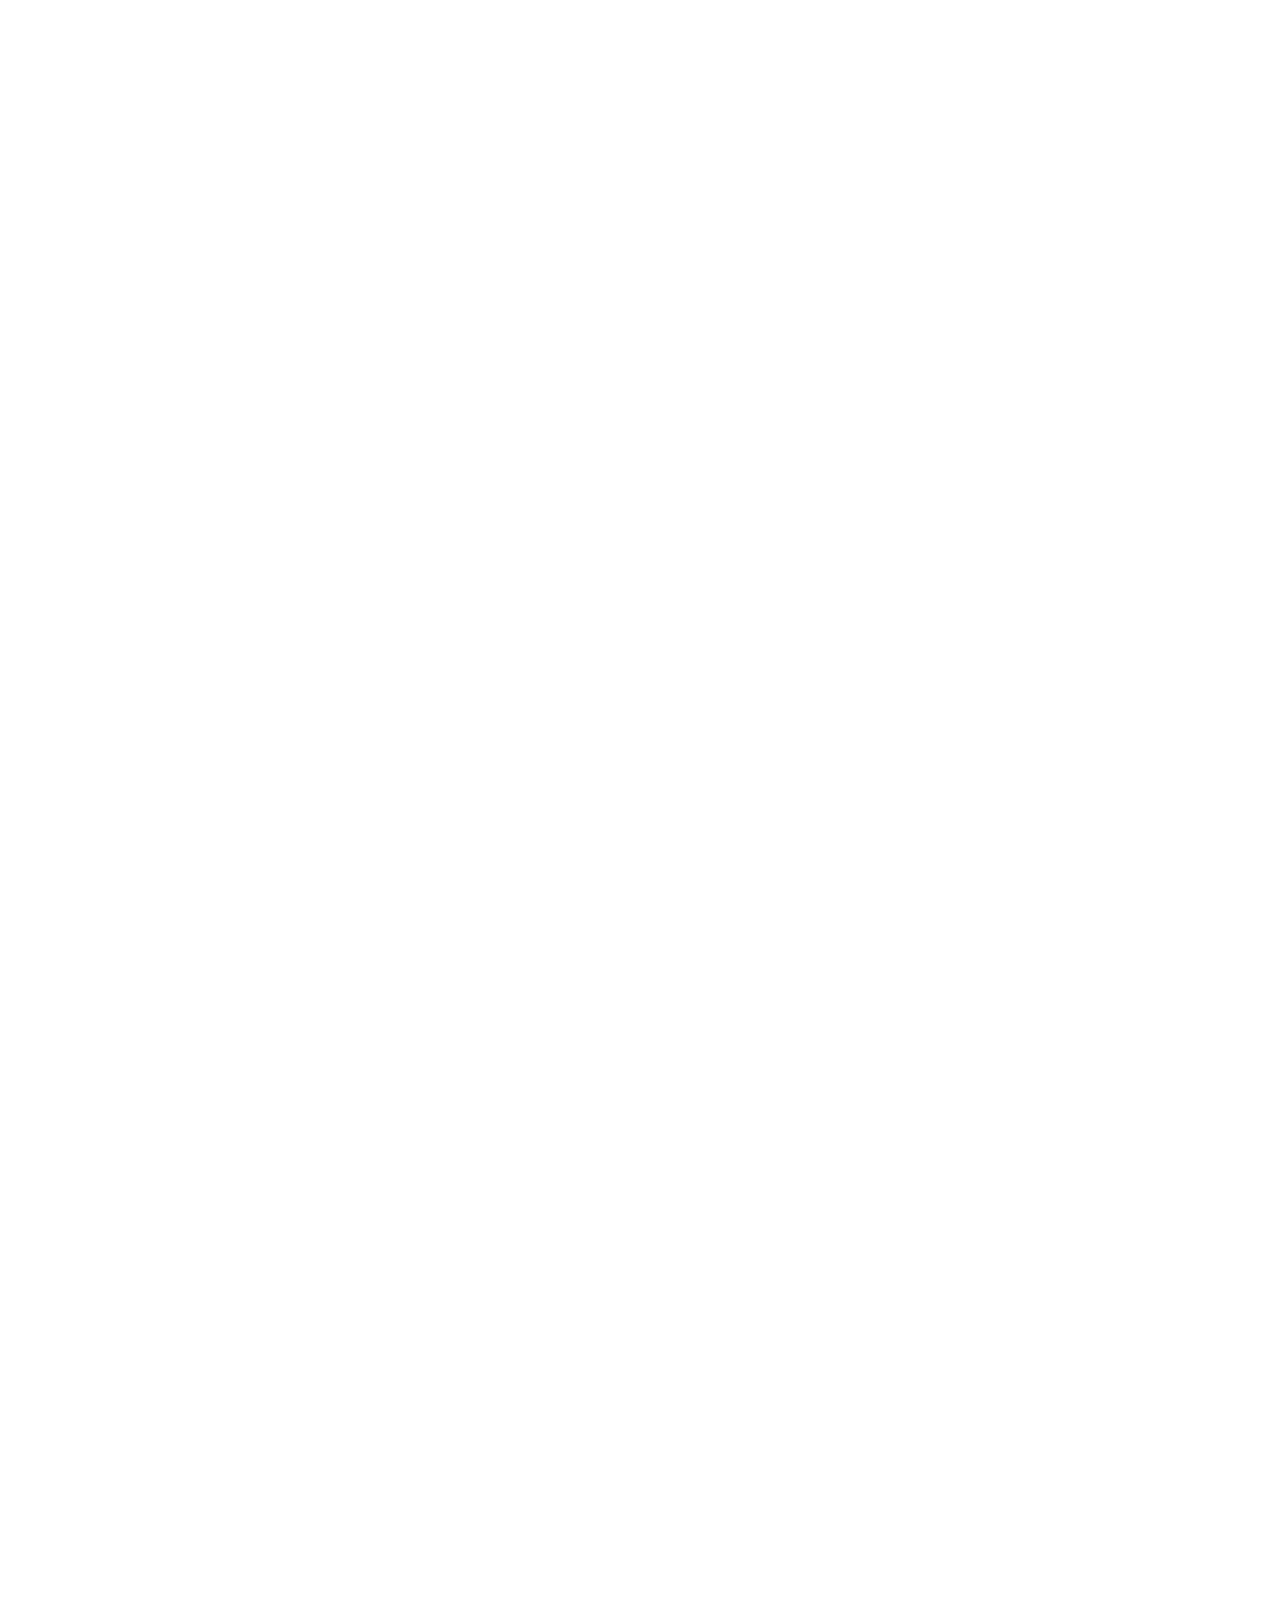
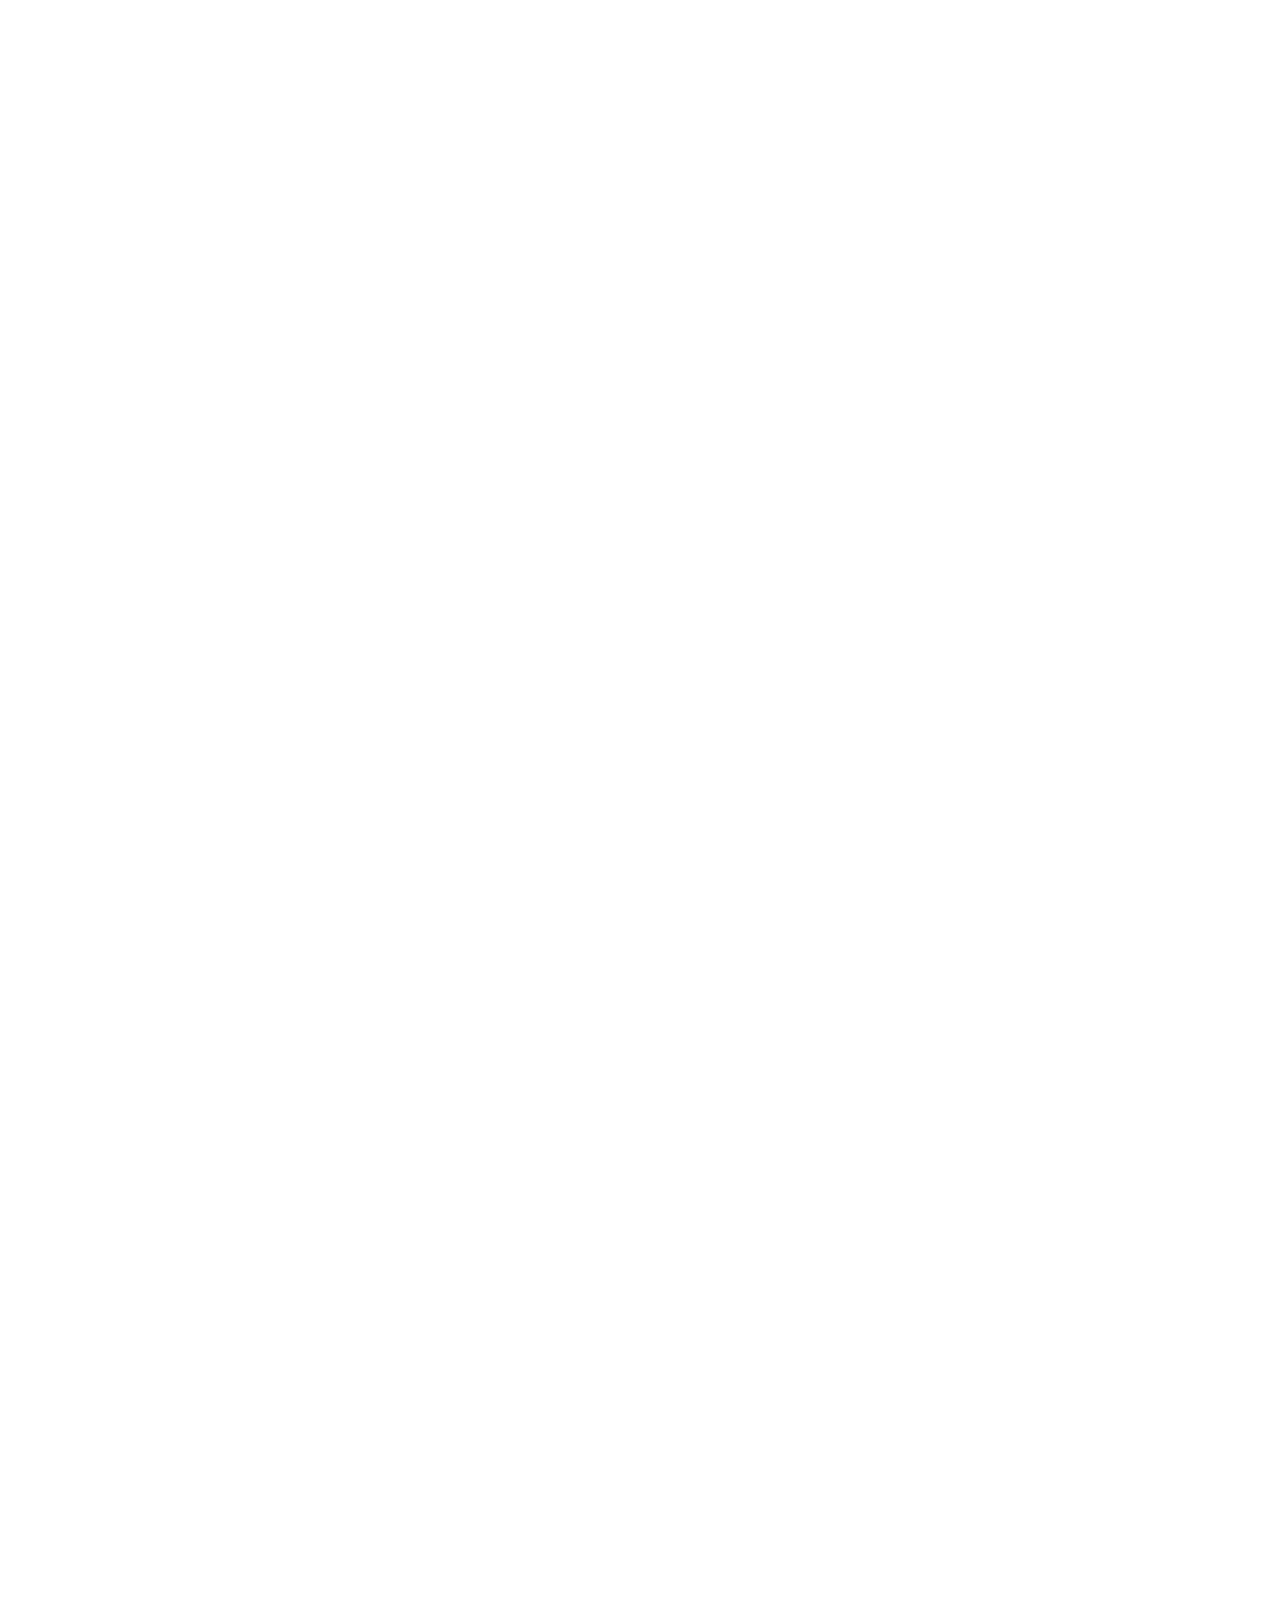
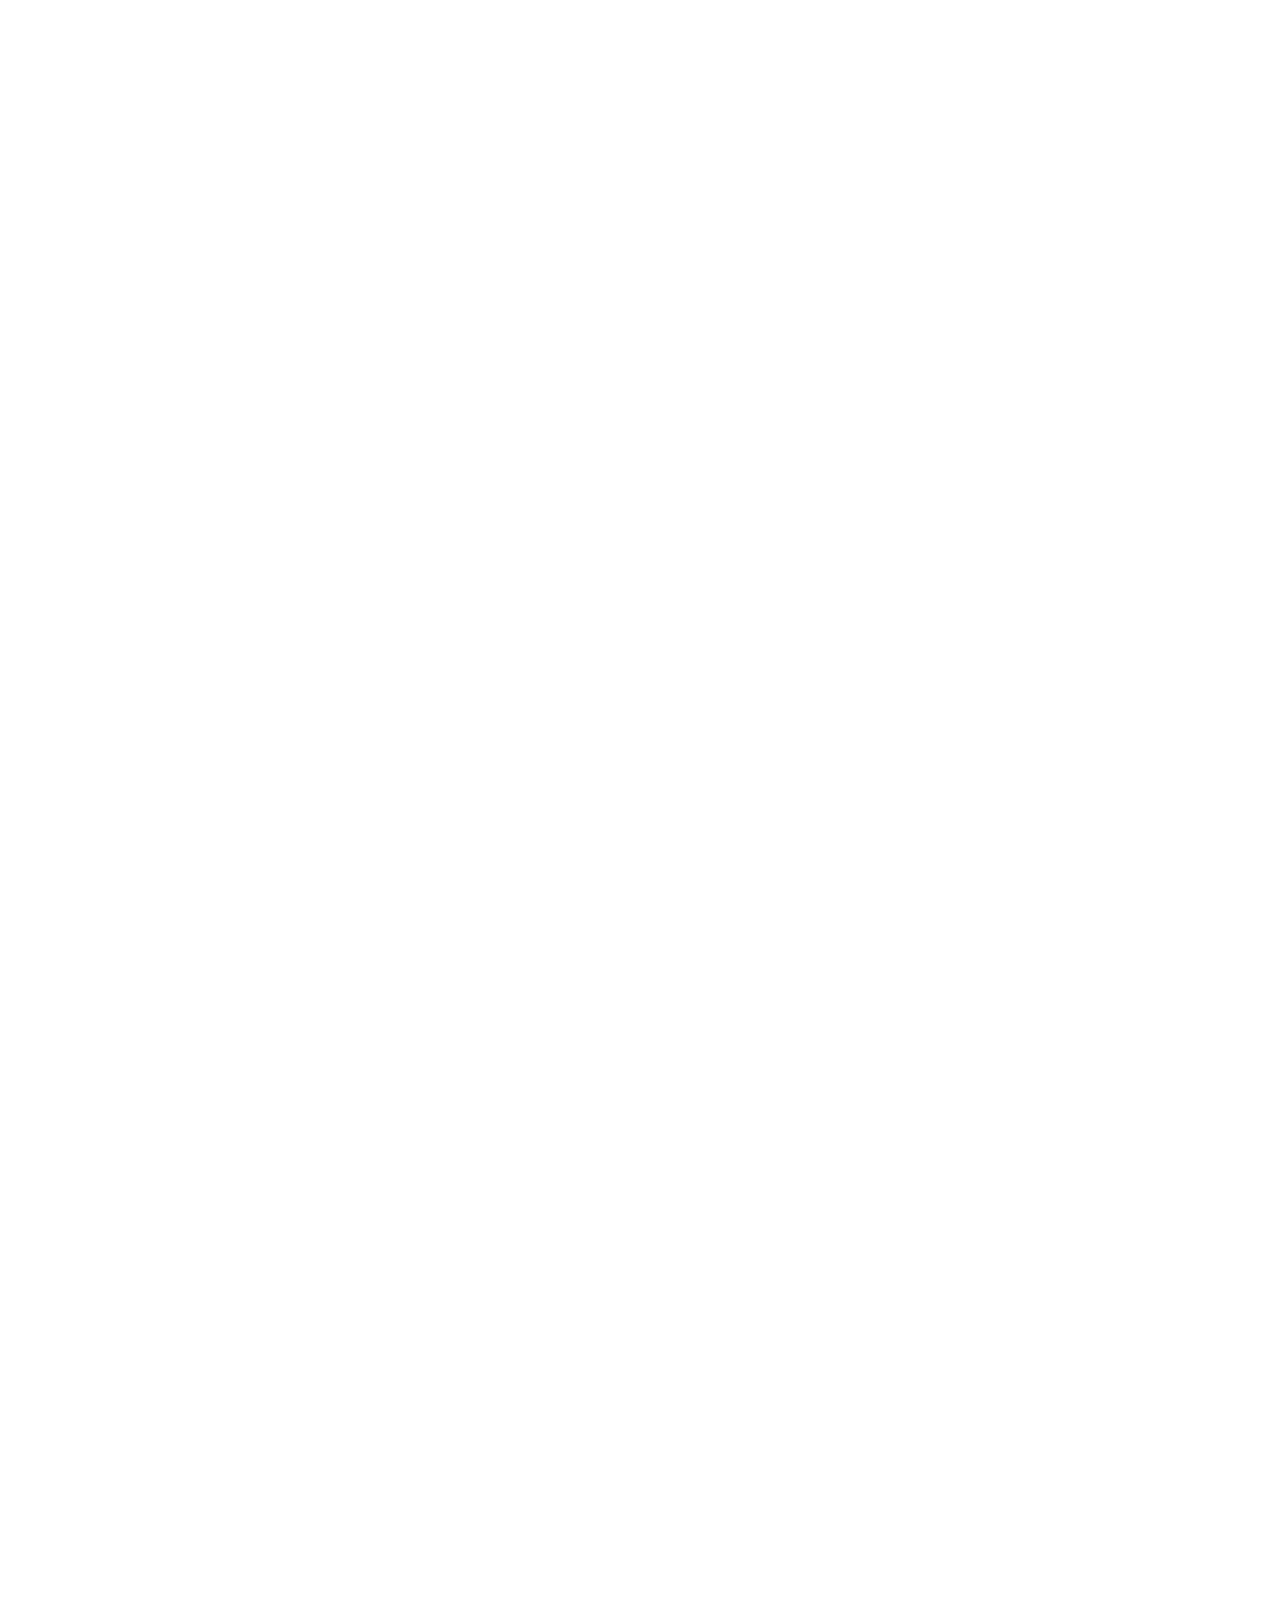
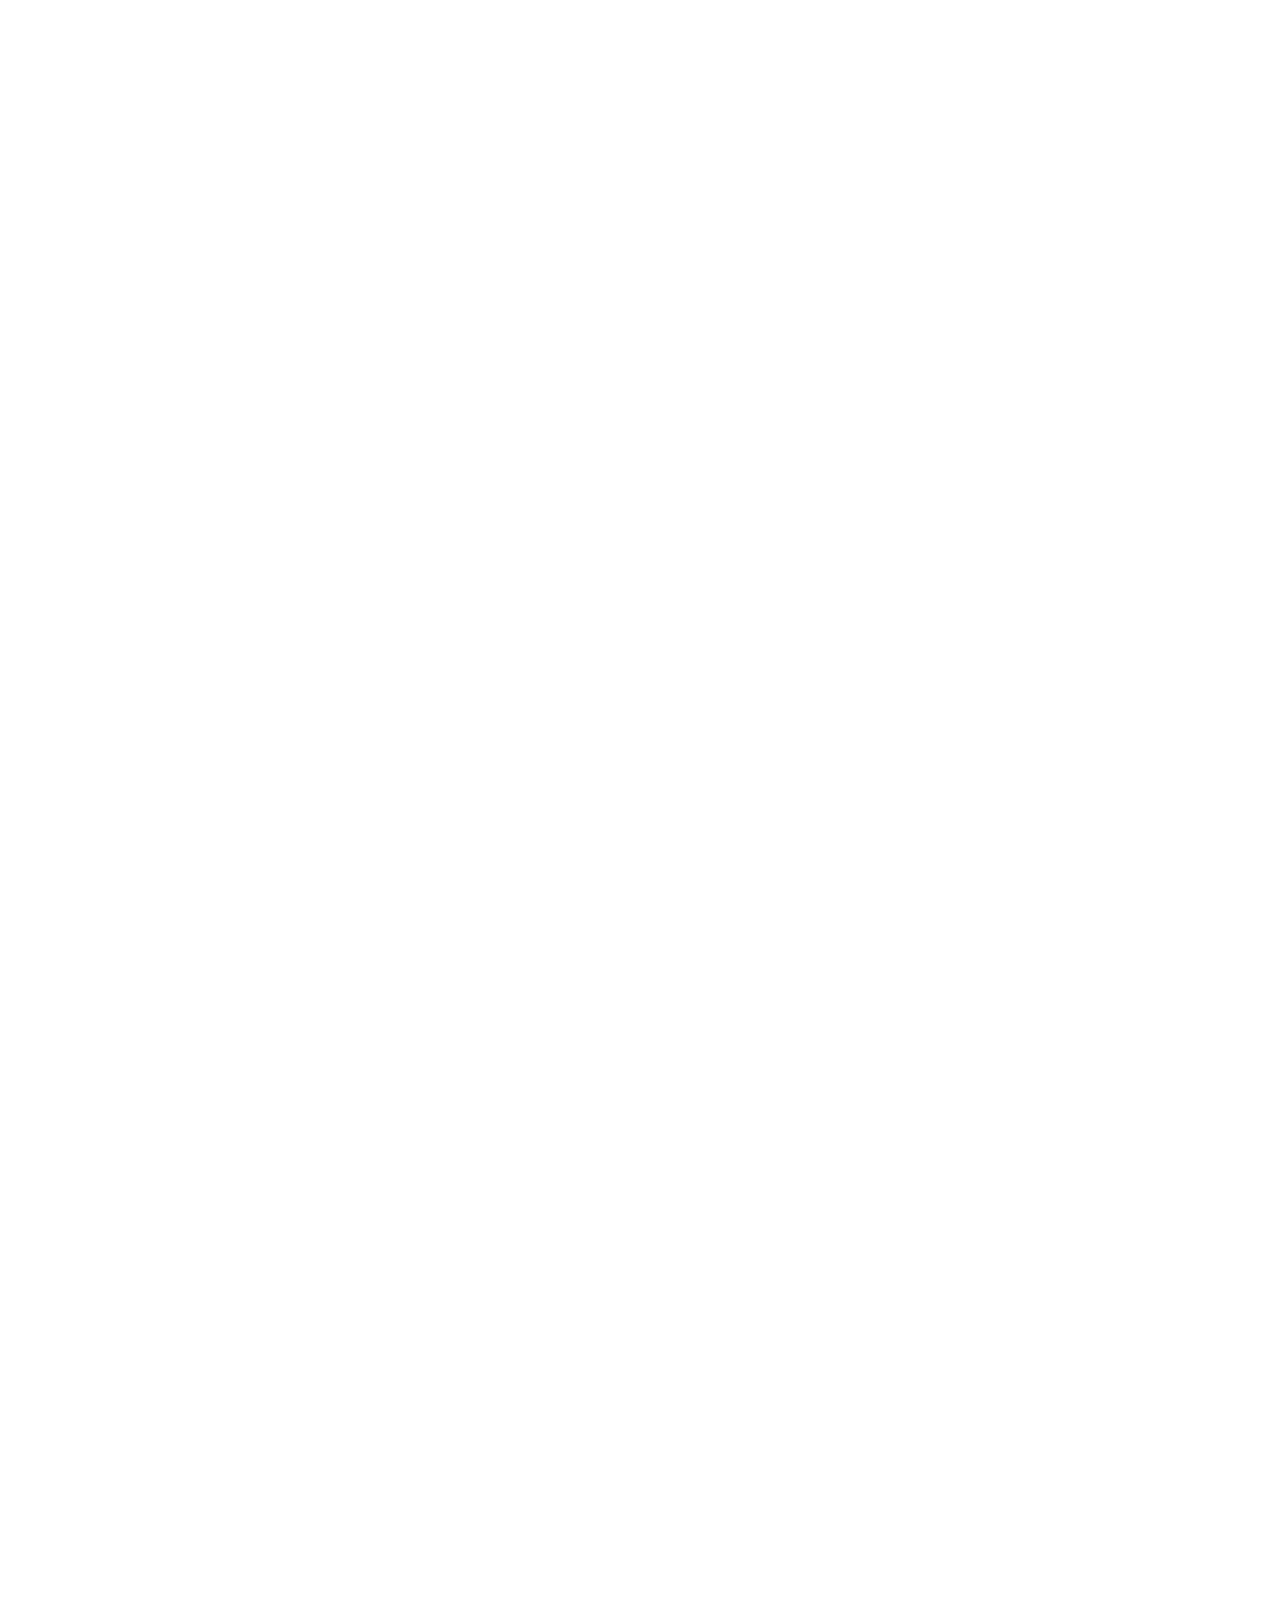
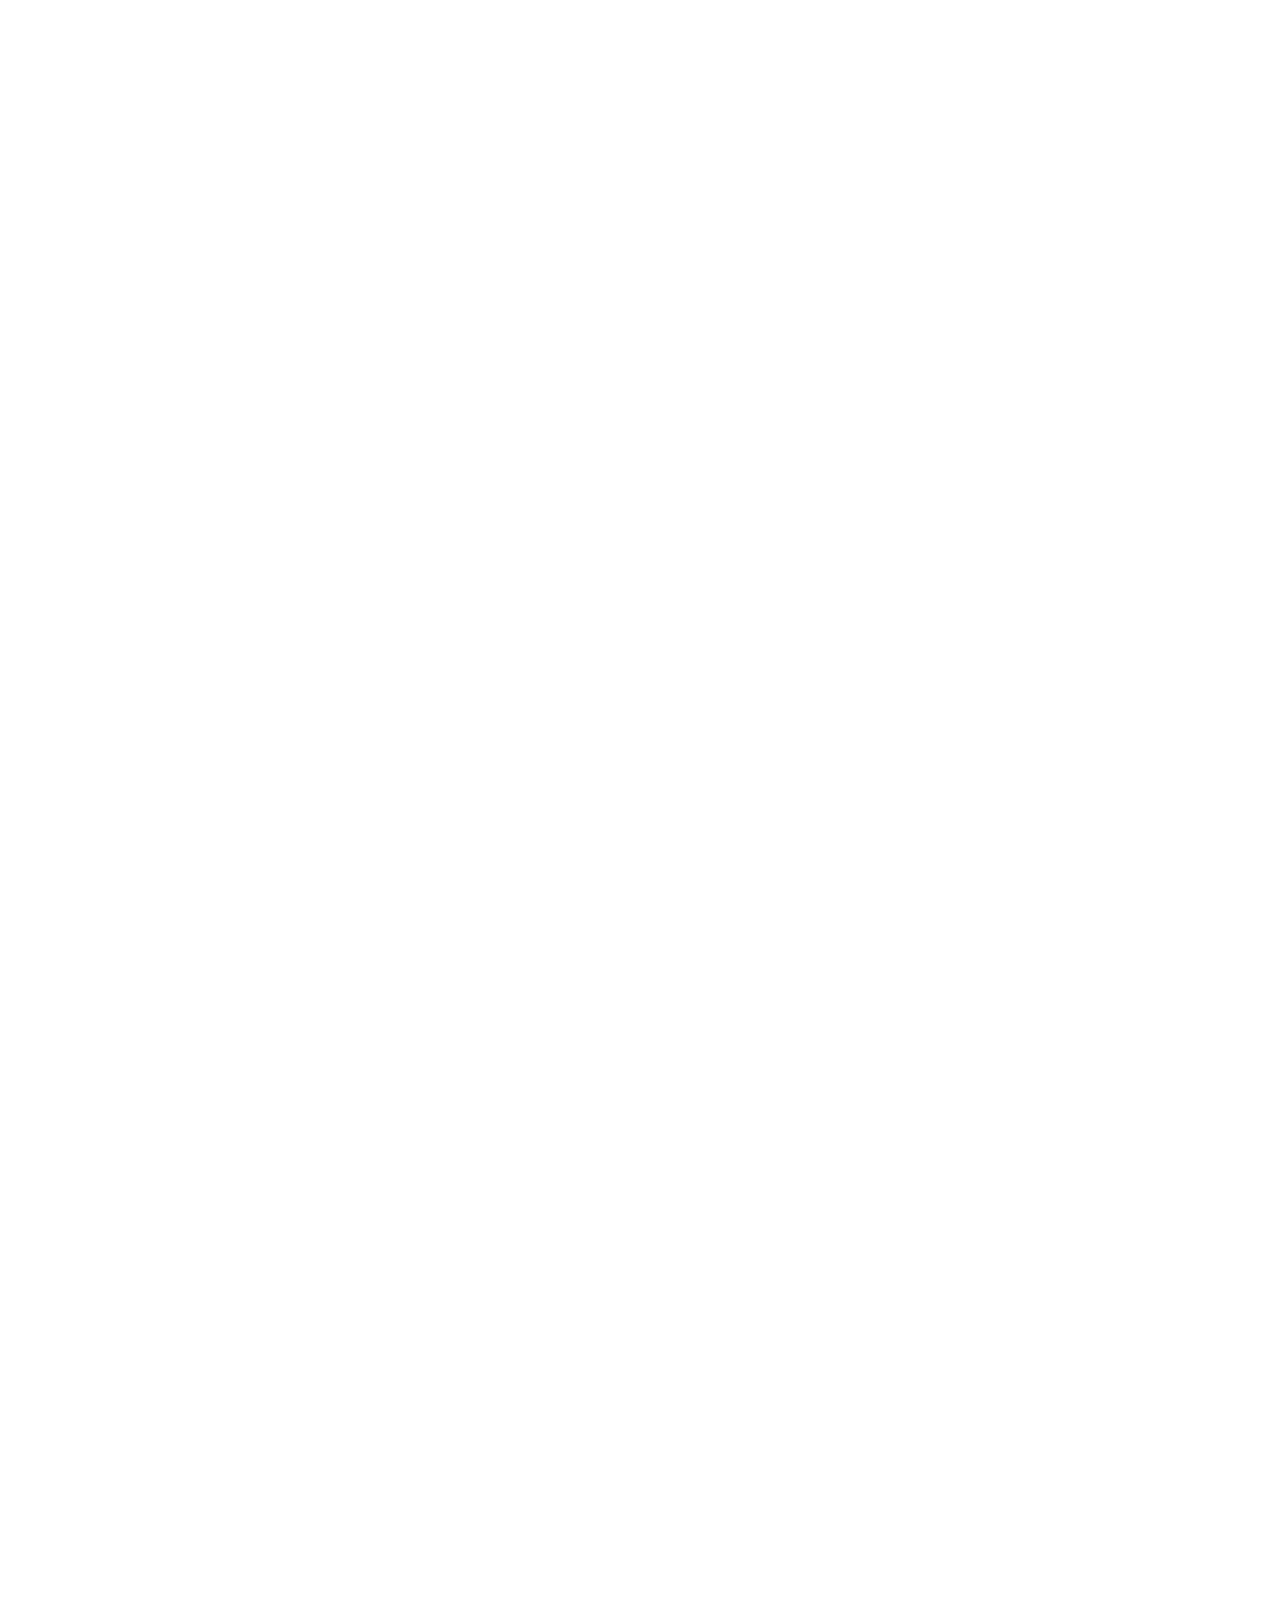
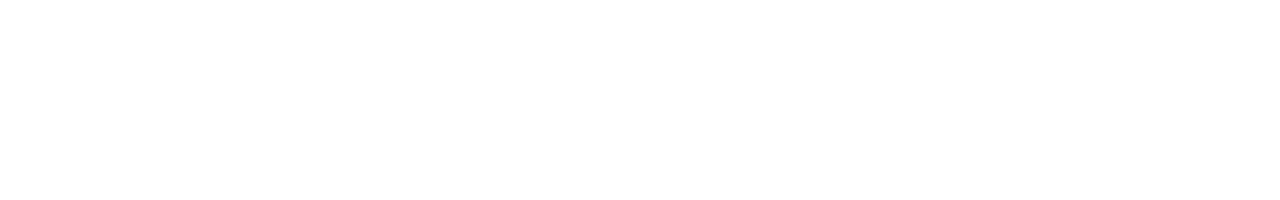
<file: indexp6-5.html>
<html>
    <head>
        <title>
            On Punctuation
        </title>
        <link rel="stylesheet" href="stylep6-4.css">
        <script src="javascript.js"></script>
    </head>

    <body>
        <div class="triangle-left" onclick="wheel();"></div>
        <a href="#" id="circle" onclick="randomPick();"></a>
        <div class="dot" onclick="wheel2();">
        <span class="dot"></span> </div>
    
        <!-- <div>
            <button onclick="topFunction()" id="myBtn" title="Go to top">Top</button>
        </div> -->

        <!-- <div class="choose" onclick="randomPick();"></div> -->
        <div class="heading">
            <div id="title">
                On Punctuation <br>
               <div style="font-size: 40px;"> - By Gertrude Stein</div> 
             </div>
        </div>
        
        <div id="textbox" style="top:100px">
            <section id="1-text">There are some punctuations that are interesting and there are some punctuations that are not. Let us begin with the punctuations that are not. Of these the one but the first and the most the completely most uninteresting is the question mark. The question mark is alright when it is all alone when it is used as a brand on cattle or when it could be used in decoration but connected with writing it is completely entirely completely uninteresting. It is evident that is you ask a question you ask a question but anybody who can read at all knows when a question is a question as it is written in writing. Therefore I ask you therefore wherefore should one use the question mark. Beside it does not in its form go with ordinary printing and so it pleases neither the eye nor the ear and it is therefore like a noun, just an unnecessary name of something. A question is a question, anybody can know that a question is a question and so why add to it the question mark when it is already there when the question is already there in the writing. Therefore I never could bring myself to use a question mark, I always found it positively revolting, and now very few do use it. Exclamation marks have the same difficulty and also quotation marks, they are unnecessary, they are ugly, they spoil the line of the writing or the printing and anyway what is the use, if you do not know that a question is a question what is the use of its being a question. The same thing is true of a quotation. When I first began writing I found it simply impossible to use question marks and quotation marks and exclamation points and now anybody sees it that way. Perhaps some day they will see it some other way but not at any rate anybody can and does see it that way.
            <br></section>

            <section id="2-text"> So there are the uninteresting things in punctuation uninteresting in a way that is perfectly obvious, and so we do not have to go any farther into that. There are besides dashes and dots, and these might be interesting spaces might be interesting. They might if one felt that way about them. 
            <br></section>
            <section id="3-text">
            One other little punctuation mark one can have feelings about and that is the apostrophe for possession. Well feel as you like about that, I can see and I do see that for many that for some the possessive case apostrophe has a gentle tender insinuation that makes it very difficult to definitely decide to do without it. One does do without it, I do, I mostly always do, but I cannot deny that from time to time I feel myself having regrets and from time to time I put it in to make the possessive case. I absolutely do not like it and leaving it out I feel no regret, there it is unnecessary and not ornamental but inside a word and its s well perhaps, perhaps it does appeal by its weakness to your weakness. At least at any rate from time to time I do find myself letting it alone if it has come in and sometimes it has come in. I cannot positively deny but that I do from time to time let it come in. 
            <br></section>
            <section id="4-text">
            So now to come to the real question of punctuation, periods, commas, colons,           semi-colons and capitals and small letters. 
            I have had a long and complicated life with all these. 
            Let us begin with these I use the least first and these are colons and semi-colons, one might add to these commas.
            <br></section>
            <section id="5-text"> When I first began writing, I felt that writing should go on, I still do feel that it should go on but when I first began writing I was completely possessed by the necessity that writing should go on and on and if writing should go on what had colons and commas to do with it, what had periods to do with it what had small letters and capitals to do with it to do with writing going on which was at that time the most profound need I had in connection with writing. What had colons and semi-colons to do with it what had commas to do with it what had periods to do with it.
            <br></section>
           <section id="6-text">  What had periods to do with it. Inevitably no matter how completely I had to have writing go on, physically one had to again and again stop sometime and if one had to again and again stop sometime and if one had to again and again stop some time then periods had to exist. Beside I had always like the look of periods and I liked what they did. Stopping sometime did not really keep one from going on, it was nothing that interfered, it was only something that happened, and as it happened as a perfectly natural happening, I did not believe in periods and I used them. I really never stopped using them.
            <br></section>
          <section id="7-text">Beside that periods might later come to have a life of their own to commence breaking up things in arbitrary ways, that has happened lately with me in a poem I have written called Winning His Way, later I will read you a little of it. By the time I had written this poem about three years ago periods had come to have for me completely a life of their own. They could begin to act as they thought best and one might interrupt one’s writing with them that is not really interrupt one’s writing with them but one could come to stop arbitrarily stop at times in one’s writing and so they could be used and you could use them Periods could come to exist in this way and they could come in this way to have a life of their own. They did not serve you in any servile way as commas and colons and semi-colons do. Yes you do feel what I mean.
            <br></section>
            <section id="8-text"> Periods have a life of their own a necessity of their own a feeling of their own a time of their own. And that feeling that life that necessity that time can express itself in an infinite variety that is the reason that I have always remained true to periods so much so that as I say recently I have felt that one could need them more than one had ever needed them.
            <br></section>
            <section id="9-text">You can see what an entirely different thing a period is from a comma, a colon or a semi-colon.
            There are two different way of thinking about colons and semicolons you can think of them as commas and as such they are purely servile or you can think of them as periods and then using them can make you feel adventurous I can see that one might feel about them as periods but I myself never have, I began unfortunately to feel them as a comma and commas are servile they have no life of their own they are dependent upon use and convenience and they are put there just for practical purposes. Semi-colons and colons had for me from the first completely this character the character that a comma has and not the character that a period has and therefore and definitely I have never used them. But now dimly and definitely I do see that they might well possibly they might have in them something of the character of the period and so it might have been an adventure to use them. I really do not think so. I think however lively they are or disguised they are they are definitely more comma than period and so really I cannot regret not having used them. They are more powerful more imposing more pretentious than a comma but they are a comma all the same. They really have within them deeply within them fundamentally within them the comma nature. And now what does a comma do and what has it to do and why do I feel as I do about them.
            <br></section>
            <section id="10-text">What does a comma do.
            <br>
            I have refused them so often and left them out so much and did without them so continually that I have come finally to be indifferent to them. I do not now care whether you put them in or not but for a long time I felt very definitely about them and would have nothing to do with them.
            <br></section>
            <section id="11-text"> As I say commas are servile and they have no life of their own, and their use is not a use, it is a way of replacing one’s own interest and I do decidedly like to like my own interest my own interest in what I am doing. A comma by helping you along holding your coat for you and putting on your shoes keeps you from living your life as actively as you should lead it and to me for many years and I still do feel that way about it only now I do not pay as much attention to them, the use of them was positively degrading. Let me tell you what I feel and what I mean and what I felt and what I meant.
            <br></section>
           <section id="12-text">
            When I was writing those long sentences of The Making of Americans, verbs active present verbs with long dependent adverbial clauses became a passion with me. I have told you that I recognize verbs and adverbs aided by prepositions and conjunctions with pronouns as possessing the whole of the active life of writing. 
            <br>
           </section>
           <section id="13-text">Complications make eventually for simplicity and therefore I have always liked dependent adverbial clauses. I have like dependent adverbial clauses because of their variety of dependence and independence. You can see how loving the intensity of complication of these things that commas would be degrading. Why if you want the pleasure of concentrating on the final simplicity of excessive complication would you want any artificial aid to bring about that simplicity. Do you see now why I feel about that simplicity. Do you see now why I feel about the comma as I did and as I do.
            <br></section>
            <section id="14-text">Think about anything you really like to do and you will see what I mean.
            <br>
            When it gets really difficult you want to disentangle rather than to cut the knot, at least of anybody feels who is working with any thread, so anybody feels who is working with any tool so anybody feels who is writing any sentence or reading it after it has been written. And what does a comma do, a comma does nothing but make easy a thing that if you like it enough is easy enough without the comma. A long complicated sentence should force itself upon you, make you know yourself knowing it and the comma, well at the most a comma is a poor period that lets you stop and take a breath but if you want to take a breath you ought to know yourself that you want to take a breath. It is not like stopping altogether has something to do with going on, but taking a breath well you are always taking a breath and why emphasize one breath rather than another breath. Anyway that is the way I felt about it and I felt that about it very very strongly. And so I almost never used a comma. The longer, the more complicated the sentence the greater the number of the same kinds of words I had following one after another, the more the very more I had of them the more I felt the passionate need of their taking care of themselves by themselves and not helping them, and thereby enfeebling them by putting in a comma.
            <br></section>
            <section id="15-text"> So that is the way I felt about punctuation in prose, in poetry it is a little different but more so and later I will go into that. But that is the way I felt about punctuation in prose.
            </section>
            <br>
            <section id="name"> Virajini Sanghai
            </section>
           

        </div>
       
    </body>
</html>
</file>
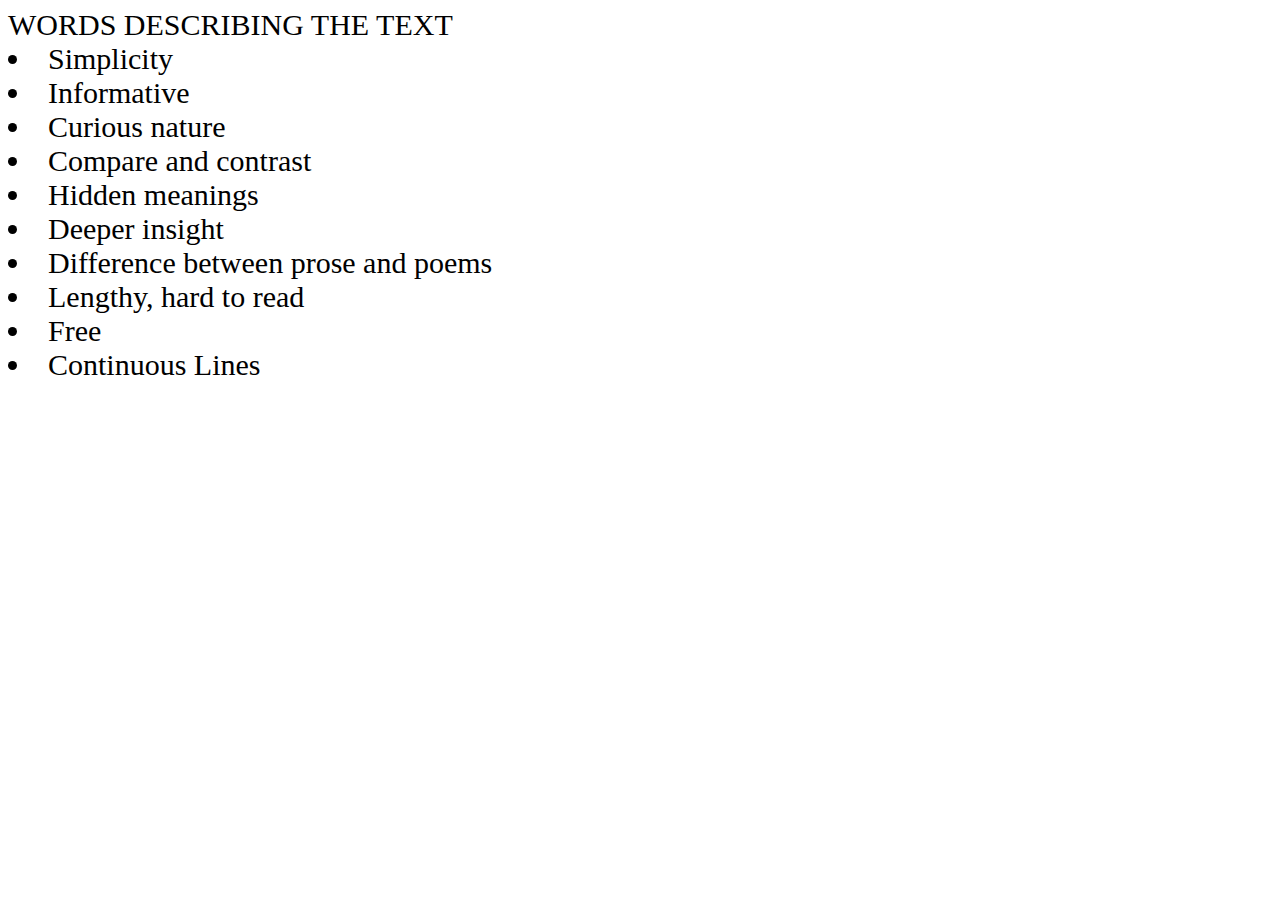
<file: P2_ Part 1 - On Punctuation Analysis.html>
<html>

<head>
    <title>
    List of Words describing the Text 
    </title>
</head>

<body style= "font-size: 30px;">


WORDS DESCRIBING THE TEXT


    <li>Simplicity</li>
    <li>Informative</li>
    <li>Curious nature</li>
    <li>Compare and contrast</li>
    <li>Hidden meanings </li>
    <li>Deeper insight</li>
    <li>Difference between prose and poems</li>
    <li>Lengthy, hard to read</li>
    <li>Free</li>
    <li>Continuous Lines</li>

</body>
</html>
</file>
<file: style.css>
@font-face{
  font-family: "barriecito";
  src: url(fonts/Barriecito/Barriecito-Regular.ttf);
  }

@media screen and (min-width: 600px) {
  div#textbox {
  font-size: 42px;
  }

  div#title {
  font-size: 10em;
  }
  
  a#circle {
  display: block;
  height: 150px;
  width: 50px;
  position:fixed;
  margin-left: -40px;
  }
  
  div.dot {
  height: 100px;
  width: 100px;
  position:fixed;
  display: inline-block;
  margin-left: -30px;
  }

  div#myBtn {
  height: 40px;
  width: 40px;
  position: fixed;
  display: inline-block;
  }
}

@media screen and (width: 400px) {
  div#textbox {
  font-size: 36px;
  }

  
  a#circle {
  display: block;
  height: 45px;
  width: 45px;
  position:fixed;
  margin-left: -30px;
  }
  
  div.dot {
  height: 35px;
  width: 35px;
  position:fixed;
  display: inline-block;
  margin-left: -25px;
  }

  div#myBtn {
  height: 30px;
  width: 30px;
  position: fixed;
  display: inline-block;
  }
}

@media screen and (max-width: 600px) {
  div#textbox {
  font-size: 20px;
  }
  a#circle {
  display: block;
  height: 25px;
  width: 25px;
  position:fixed;
  margin-left: -20px;
  }

  div.dot {
  height: 20px;
  width: 20px;
  position:fixed;
  display: inline-block;
  margin-left: -15px;
  }

  div#myBtn {
  height: 20px;
  width: 20px;
  position: fixed;
  display: inline-block;
  }
  
}

html {
  scroll-behavior: smooth;
}

body {
    height: 200px;
    /* background-color: red; For browsers that do not support gradients */
    background-color: rgb(26, 26, 26);
    padding-right: 30px;
    padding-left: 30px;
    /* scroll-behavior: smooth; */
  }


  #textbox {
    font-size: 42px;
    /* background: -webkit-linear-gradient(rgb(41, 41, 41), rgb(243, 243, 243), rgb(41, 41, 41)); */
    -webkit-background-clip: text;
    -webkit-text-fill-color: transparent;
    text-align: justify;
    padding-top: 400px;
    font-family:"barriecito";
    position: absolute;
    padding-left: 80px;
    padding-right: 80px;
    background-image: linear-gradient(black, white, black);
    background-size: cover;
    background-attachment: fixed;
    -webkit-background-clip: text;
    -webkit-text-fill-color: transparent;
    z-index: -50;
    transition: top 0.5s ease;
}

.hover1 {
  opacity: 0;
  position: fixed;
  color: white;
  transition: all 1s ease;
  top:52%;
  right: 0;
}

.triangle-left:hover > .hover1 {
  opacity: 1;
  color: rgb(255, 255, 255);
  
}


.hover3 {
  opacity: 0;
  position: fixed;
  color: white;
  transition: all 1s ease;
  left: 45px;
  bottom: 110px
}

.dot:hover > .hover3 {
  opacity: 1;
  color: rgb(49, 49, 49);
  
}

.hover4 {
  opacity: 0;
  /* position: fixed; */
  color: white;
  transition: all 1s ease;
}

#myBtn:hover > .hover4 {
  opacity: 1;
  color: rgb(255, 255, 255);
  
}

#title {
    /* font-size: 42px; */
    font-family:"barriecito";
    font-weight: normal;
    font-size: 13em;
    /* Fallback: Set a background color. */
    background-color: rgb(78, 77, 77);
    /* Create the gradient. */
    background-image: linear-gradient(45deg, #383838, #eceaea);
    /* Set the background size and repeat properties. */
    background-size: 100%;
    background-repeat: repeat;
    /* Use the text as a mask for the background. */
    /* This will show the gradient as a text color rather than element bg. */
    -webkit-background-clip: text;
    -webkit-text-fill-color: transparent; 
    -moz-background-clip: text;
    -moz-text-fill-color: transparent;
    text-align: center;
    padding-top: 5vh;
}

.heading {
  background-color: rgb(26, 26, 26);
  padding-bottom: 50px;
  
}

.triangle-left {
	width: 0;
	height: 0;
	border-top: 25px solid transparent;
	border-right: 50px solid rgb(255, 0, 0);
	border-bottom: 25px solid transparent;
  position:fixed; 
  right:0px; 
  top:50%;
  z-index: 100;
}

#circle {
  background-color: blueviolet;
  display: block;
  height: 100px;
  width: 50px;
  position:fixed;
  z-index: 100; 
}

.dot {
  height: 100px;
  width: 100px;
  background-color: #bbb;
  border-radius: 50%;
  display: inline-block;
  z-index: 150;
  background-color: greenyellow;
  margin-top: 650px;
  position:fixed;
}

.name {
  color: white;
  font-family:"barriecito";
  font-weight: normal;
  font-size: 13em;
}

#myBtn {
  position: fixed;
  bottom: 20px;
  right: 0px;
  z-index: 99;
  font-size: 18px;
  border: none;
  outline: none;
  background-color: rgb(251, 229, 24);
  color: white;
  cursor: pointer;
  padding: 15px;
  border-radius: 4px;
  height: 60px;
  width: 60px;
}
/* 
.choose {
  background-color: rgb(116, 226, 43);
  display: block;
  height: 100px;
  width: 100px;
  position:fixed;
  margin-left: 100px; 
  z-index: 100; 
} */
</file>
<file: style2.css>
@font-face {
  font-family: "hyw";
  src: url(fonts/hate_your_writing/Regular.ttf);
}

body {
  height: 200px;
  /* background-color: red; For browsers that do not support gradients */
  background-image: linear-gradient(rgb(255, 127, 127), rgb(255, 237, 73));
  padding-right: 30px;
  padding-left: 30px;
}

#textbox {
      font-size: 52px;
      /* background: -webkit-linear-gradient(rgb(41, 41, 41), rgb(243, 243, 243), rgb(41, 41, 41));
      -webkit-background-clip: text;
      -webkit-text-fill-color: transparent; */
      text-align: justify;
      padding-top: 350px;
      font-family:"hyw";
      position: absolute;
      padding-right: 50px;
}

#title {
  font-size: 42px;
  font-family:"hyw";
  font-weight: normal;
  font-size: 6em;
  /* Fallback: Set a background color. */
  background-color: rgb(78, 77, 77);
  /* Create the gradient. */
  background-image: linear-gradient(45deg, #fffbfb, #ffffff);
  /* Set the background size and repeat properties. */
  background-size: 100%;
  background-repeat: repeat;
  /* Use the text as a mask for the background. */
  /* This will show the gradient as a text color rather than element bg. */
  -webkit-background-clip: text;
  -webkit-text-fill-color: transparent; 
  -moz-background-clip: text;
  -moz-text-fill-color: transparent;
  text-align: center;
  padding-top: 350px;
}

.triangle-left {
width: 0;
height: 0;
border-top: 25px solid transparent;
border-right: 50px solid rgb(255, 255, 255);
border-bottom: 25px solid transparent;
  position:fixed; 
  right:0px; 
  top:50%;
  z-index: 100;
}
</file>
<file: style3.css>
@font-face {
    font-family: "amatic";
    src: url(fonts/Amatic_SC/AmaticSC-Regular.ttf);
  }
  
  body {
    /* height: 200px; */
    /* background-color: red; For browsers that do not support gradients */
    background-image: linear-gradient( rgb(97, 2, 0), rgb(184, 3, 3), rgb(255, 12, 12));
    /* padding-right: 40px;
    padding-left: 40px; */
    height: 1650px;
  }
  
  #textbox {
        font-size: 72px;
        /* background: -webkit-linear-gradient(rgb(41, 41, 41), rgb(243, 243, 243), rgb(41, 41, 41));
        -webkit-background-clip: text;
        -webkit-text-fill-color: transparent; */
        text-align: justify;
        padding-top: 420px;
        font-family:"amatic";
        position: absolute;
        padding-left: 80px;
        padding-right: 80px;
  }
  
  #title {
    /* font-size: 32px; */
    font-family:"amatic";
    font-weight: normal;
    font-size: 18em;
    /* Fallback: Set a background color. */
    background-color: rgb(78, 77, 77);
    /* Create the gradient. */
    background-image: linear-gradient(45deg, #fffbfb, #ffffff);
    /* Set the background size and repeat properties. */
    background-size: 100%;
    background-repeat: repeat;
    /* Use the text as a mask for the background. */
    /* This will show the gradient as a text color rather than element bg. */
    -webkit-background-clip: text;
    -webkit-text-fill-color: transparent; 
    -moz-background-clip: text;
    -moz-text-fill-color: transparent;
    text-align: center;
    padding-top: 220px;
  }
  
  .triangle-left {
  width: 0;
  height: 0;
  border-top: 25px solid transparent;
  border-right: 50px solid rgb(255, 255, 255);
  border-bottom: 25px solid transparent;
    position:fixed; 
    right:0px; 
    top:50%;
    z-index: 100;
  }
</file>
<file: style4.css>
@font-face {
    font-family: "barriecito";
    src: url(fonts/Barriecito/Barriecito-Regular.ttf);
  }
  
  body {
    /* height: 200px; */
    /* background-color: red; For browsers that do not support gradients */
    /* background-image: linear-gradient( rgb(255, 255, 255), rgb(151, 149, 149), rgb(58, 58, 58)); */
    /* padding-right: 40px;
    padding-left: 40px; */
    height: 1650px;
    background-color: black;
  }
  
  #textbox {
        font-size: 42px;
        /* background: -webkit-linear-gradient(rgb(41, 41, 41), rgb(243, 243, 243), rgb(41, 41, 41));
        -webkit-background-clip: text;
        -webkit-text-fill-color: transparent; */
        text-align: justify;
        padding-top: 420px;
        font-family:"barriecito";
        position: absolute;
        padding-left: 80px;
        padding-right: 80px;
        color: whitesmoke;
  }
  
  #title {
    /* font-size: 32px; */
    font-family:"barriecito";
    font-weight: normal;
    font-size: 8em;
    /* Fallback: Set a background color. */
    background-color: rgb(78, 77, 77);
    /* Create the gradient. */
    background-image: linear-gradient(45deg, #000000, #ffffff);
    /* Set the background size and repeat properties. */
    background-size: 100%;
    background-repeat: repeat;
    /* Use the text as a mask for the background. */
    /* This will show the gradient as a text color rather than element bg. */
    -webkit-background-clip: text;
    -webkit-text-fill-color: transparent; 
    -moz-background-clip: text;
    -moz-text-fill-color: transparent;
    text-align: center;
    padding-top: 220px;
  }
  
  .triangle-left {
  width: 0;
  height: 0;
  border-top: 25px solid transparent;
  border-right: 50px solid rgb(255, 255, 255);
  border-bottom: 25px solid transparent;
    position:fixed; 
    right:0px; 
    top:50%;
    z-index: 100;
  }
</file>
<file: style5.css>
@font-face {
    font-family: "barriecito";
    src: url(fonts/Barriecito/Barriecito-Regular.ttf);
  }
  
  body {
    /* height: 200px; */
    /* background-color: red; For browsers that do not support gradients */
    /* background-image: linear-gradient( rgb(255, 255, 255), rgb(151, 149, 149), rgb(58, 58, 58)); */
    /* padding-right: 40px;
    padding-left: 40px; */
    height: 1650px;
    background-color: black;
  }
  
  #textbox {
        font-size: 42px;
        /* background: -webkit-linear-gradient(rgb(41, 41, 41), rgb(243, 243, 243), rgb(41, 41, 41));
        -webkit-background-clip: text;
        -webkit-text-fill-color: transparent; */
        text-align: justify;
        padding-top: 420px;
        font-family:"barriecito";
        position: absolute;
        padding-left: 80px;
        padding-right: 80px;
        color: whitesmoke;
  }
  
  #title {
    /* font-size: 32px; */
    font-family:"barriecito";
    font-weight: normal;
    font-size: 13em;
    /* Fallback: Set a background color. */
    background-color: rgb(78, 77, 77);
    /* Create the gradient. */
    background-image: linear-gradient(45deg, #000000, #ffffff);
    /* Set the background size and repeat properties. */
    background-size: 100%;
    background-repeat: repeat;
    /* Use the text as a mask for the background. */
    /* This will show the gradient as a text color rather than element bg. */
    -webkit-background-clip: text;
    -webkit-text-fill-color: transparent; 
    -moz-background-clip: text;
    -moz-text-fill-color: transparent;
    text-align: center;
    padding-top: 220px;
  }
  
  .triangle-left {
  width: 0;
  height: 0;
  border-top: 25px solid transparent;
  border-right: 50px solid rgb(255, 6, 6);
  border-bottom: 25px solid transparent;
    position:fixed; 
    right:0px; 
    top:50%;
    z-index: 100;
  }
</file>
<file: stylep5-2.css>
@font-face{
    font-family: "barriecito";
    src: url(fonts/Barriecito/Barriecito-Regular.ttf);
    }
  
  @media screen and (min-width: 600px) {
    div#textbox {
    font-size: 42px;
    }
    a#circle {
    display: block;
    height: 100px;
    width: 50px;
    position:fixed;
    }
    
    div.dot {
    height: 50px;
    width: 50px;
    position:fixed;
    display: inline-block;
    }
  }
  
  @media screen and (width: 400px) {
    div#textbox {
    font-size: 36px;
    }
    a#circle {
    display: block;
    height: 35px;
    width: 35px;
    position:fixed;
    }
    
    div.dot {
    height: 35px;
    width: 35px;
    position:fixed;
    display: inline-block;
    }
  }
  
  @media screen and (max-width: 600px) {
    div#textbox {
    font-size: 20px;
    }
    a#circle {
    display: block;
    height: 25px;
    width: 25px;
    position:fixed;
    }
  
    div.dot {
    height: 20px;
    width: 20px;
    position:fixed;
    display: inline-block;
    }
  }
  
  body {
      height: 200px;
      /* background-color: red; For browsers that do not support gradients */
      background-color: rgb(245, 245, 245);
      padding-right: 30px;
      padding-left: 30px;
    }
  
  #textbox {
      font-size: 42px;
      /* background: -webkit-linear-gradient(rgb(41, 41, 41), rgb(243, 243, 243), rgb(41, 41, 41)); */
      -webkit-background-clip: text;
      -webkit-text-fill-color: transparent;
      text-align: justify;
      padding-top: 350px;
      font-family:"barriecito";
      position: absolute;
      padding-left: 80px;
      padding-right: 80px;
      background-image: linear-gradient(rgb(226, 226, 226), rgb(32, 32, 32), rgb(223, 223, 223));
      background-size: cover;
      background-attachment: fixed;
      -webkit-background-clip: text;
      -webkit-text-fill-color: transparent;
  }
  
  #title {
      /* font-size: 42px; */
      font-family:"barriecito";
      font-weight: normal;
      font-size: 13em;
      /* Fallback: Set a background color. */
      background-color: rgb(78, 77, 77);
      /* Create the gradient. */
      background-image: linear-gradient(45deg, #383838, #eceaea);
      /* Set the background size and repeat properties. */
      background-size: 100%;
      background-repeat: repeat;
      /* Use the text as a mask for the background. */
      /* This will show the gradient as a text color rather than element bg. */
      -webkit-background-clip: text;
      -webkit-text-fill-color: transparent; 
      -moz-background-clip: text;
      -moz-text-fill-color: transparent;
      text-align: center;
      padding-top: 120px;
  }
  
  .triangle-left {
      width: 0;
      height: 0;
      border-top: 25px solid transparent;
      border-right: 50px solid rgb(204, 33, 33);
      border-bottom: 25px solid transparent;
    position:fixed; 
    right:0px; 
    top:50%;
    z-index: 100;
  }
  
  #circle {
    background-color: rgb(204, 33, 33);
    display: block;
    height: 100px;
    width: 50px;
    position:fixed;
    z-index: 100; 
    left: 1380px;
  }
  
  .dot {
    height: 50px;
    width: 50px;
    background-color: #bbb;
    border-radius: 50%;
    display: inline-block;
    z-index: 150;
    background-color: rgb(204, 33, 33);
    margin-top: 650px;
    position:fixed;
    left: 1380px;
  }
  
  /* #myBtn {
    display: none;
    position: fixed;
    bottom: 20px;
    right: 30px;
    z-index: 99;
    font-size: 18px;
    border: none;
    outline: none;
    background-color: red;
    color: white;
    cursor: pointer;
    padding: 15px;
    border-radius: 4px;
  } */
  
  /* .choose {
    background-color: rgb(116, 226, 43);
    display: block;
    height: 100px;
    width: 100px;
    position:fixed;
    margin-left: 100px; 
    z-index: 100; 
  } */
</file>
<file: stylep6-2.css>
@font-face{
    font-family: "barriecito";
    src: url(fonts/Barriecito/Barriecito-Regular.ttf);
    }
  
  @media screen and (min-width: 600px) {
    div#textbox {
    font-size: 42px;
    }
    a#circle {
    display: block;
    height: 150px;
    width: 50px;
    position:fixed;
    margin-left: -40px;
    }
    
    div.dot {
    height: 100px;
    width: 100px;
    position:fixed;
    display: inline-block;
    margin-left: -30px;
    }
  }
  
  @media screen and (width: 400px) {
    div#textbox {
    font-size: 36px;
    }
    a#circle {
    display: block;
    height: 45px;
    width: 45px;
    position:fixed;
    margin-left: -30px;
    }
    
    div.dot {
    height: 35px;
    width: 35px;
    position:fixed;
    display: inline-block;
    margin-left: -25px;
    }
  }
  
  @media screen and (max-width: 600px) {
    div#textbox {
    font-size: 20px;
    }
    a#circle {
    display: block;
    height: 25px;
    width: 25px;
    position:fixed;
    margin-left: -20px;
    }
  
    div.dot {
    height: 20px;
    width: 20px;
    position:fixed;
    display: inline-block;
    margin-left: -15px;
    }
  }
  
  html {
    scroll-behavior: smooth;
  }
  
  body {
      height: 200px;
      /* background-color: red; For browsers that do not support gradients */
      background-color: rgb(26, 26, 26);
      padding-right: 30px;
      padding-left: 30px;
      /* scroll-behavior: smooth; */
    }
  
  
    #textbox {
      font-size: 42px;
      /* background: -webkit-linear-gradient(rgb(41, 41, 41), rgb(243, 243, 243), rgb(41, 41, 41)); */
      -webkit-background-clip: text;
      -webkit-text-fill-color: transparent;
      text-align: justify;
      padding-top: 400px;
      font-family:"barriecito";
      position: absolute;
      padding-left: 80px;
      padding-right: 80px;
      background-image: linear-gradient(black, white, black);
      background-size: cover;
      background-attachment: fixed;
      -webkit-background-clip: text;
      -webkit-text-fill-color: transparent;
      z-index: -50;
      transition: top 0.5s ease;
  }
  
  #title {
      /* font-size: 42px; */
      font-family:"barriecito";
      font-weight: normal;
      font-size: 13em;
      /* Fallback: Set a background color. */
      background-color: rgb(78, 77, 77);
      /* Create the gradient. */
      background-image: linear-gradient(45deg, #383838, #eceaea);
      /* Set the background size and repeat properties. */
      background-size: 100%;
      background-repeat: repeat;
      /* Use the text as a mask for the background. */
      /* This will show the gradient as a text color rather than element bg. */
      -webkit-background-clip: text;
      -webkit-text-fill-color: transparent; 
      -moz-background-clip: text;
      -moz-text-fill-color: transparent;
      text-align: center;
      padding-top: 5vh;
  }
  
  .heading {
    background-color: rgb(26, 26, 26);
    padding-bottom: 50px;
    
  }
  
  .triangle-left {
      width: 0;
      height: 0;
      border-top: 25px solid transparent;
      border-right: 50px solid rgb(204, 33, 33);
      border-bottom: 25px solid transparent;
    position:fixed; 
    right:0px; 
    top:50%;
    z-index: 100;
  }
  
  #circle {
    background-color: blueviolet;
    display: block;
    height: 100px;
    width: 50px;
    position:fixed;
    z-index: 100;
    left: 1430px; 
  }
  
  .dot {
    height: 100px;
    width: 100px;
    background-color: #bbb;
    border-radius: 50%;
    display: inline-block;
    z-index: 150;
    background-color: greenyellow;
    margin-top: 650px;
    position:fixed;
    left: 1430px; 
  }
  
  .name {
    color: white;
    font-family:"barriecito";
    font-weight: normal;
    font-size: 13em;
  }
  
  
  /* #myBtn {
    display: none;
    position: fixed;
    bottom: 20px;
    right: 30px;
    z-index: 99;
    font-size: 18px;
    border: none;
    outline: none;
    background-color: red;
    color: white;
    cursor: pointer;
    padding: 15px;
    border-radius: 4px;
  } */
  
  /* .choose {
    background-color: rgb(116, 226, 43);
    display: block;
    height: 100px;
    width: 100px;
    position:fixed;
    margin-left: 100px; 
    z-index: 100; 
  } */
</file>
<file: style6-3.css>
@font-face{
    font-family: "barriecito";
    src: url(fonts/Barriecito/Barriecito-Regular.ttf);
    }
  
  @media screen and (min-width: 600px) {
    div#textbox {
    font-size: 42px;
    }
    a#circle {
    display: block;
    height: 50px;
    width: 50px;
    position:fixed;
    margin-left: -40px;
    }
    
    div.dot {
    height: 50px;
    width: 50px;
    position:fixed;
    display: inline-block;
    margin-left: -30px;
    }
  }
  
  @media screen and (width: 400px) {
    div#textbox {
    font-size: 36px;
    }
    a#circle {
    display: block;
    height: 45px;
    width: 45px;
    position:fixed;
    margin-left: -30px;
    }
    
    div.dot {
    height: 35px;
    width: 35px;
    position:fixed;
    display: inline-block;
    margin-left: -25px;
    }
  }
  
  @media screen and (max-width: 600px) {
    div#textbox {
    font-size: 20px;
    }
    a#circle {
    display: block;
    height: 25px;
    width: 25px;
    position:fixed;
    margin-left: -20px;
    }
  
    div.dot {
    height: 20px;
    width: 20px;
    position:fixed;
    display: inline-block;
    margin-left: -15px;
    }
  }
  
  html {
    scroll-behavior: smooth;
  }
  
  body {
      height: 200px;
      /* background-color: red; For browsers that do not support gradients */
      background-color: rgb(26, 26, 26);
      padding-right: 30px;
      padding-left: 30px;
      /* scroll-behavior: smooth; */
    }
  
  
    #textbox {
      font-size: 42px;
      /* background: -webkit-linear-gradient(rgb(41, 41, 41), rgb(243, 243, 243), rgb(41, 41, 41)); */
      -webkit-background-clip: text;
      -webkit-text-fill-color: transparent;
      text-align: justify;
      padding-top: 400px;
      font-family:"barriecito";
      position: absolute;
      padding-left: 80px;
      padding-right: 80px;
      background-image: linear-gradient(black, white, black);
      background-size: cover;
      background-attachment: fixed;
      -webkit-background-clip: text;
      -webkit-text-fill-color: transparent;
      z-index: -50;
      transition: top 0.5s ease;
  }
  
  #title {
      /* font-size: 42px; */
      font-family:"barriecito";
      font-weight: normal;
      font-size: 13em;
      /* Fallback: Set a background color. */
      background-color: rgb(78, 77, 77);
      /* Create the gradient. */
      background-image: linear-gradient(45deg, #383838, #eceaea);
      /* Set the background size and repeat properties. */
      background-size: 100%;
      background-repeat: repeat;
      /* Use the text as a mask for the background. */
      /* This will show the gradient as a text color rather than element bg. */
      -webkit-background-clip: text;
      -webkit-text-fill-color: transparent; 
      -moz-background-clip: text;
      -moz-text-fill-color: transparent;
      text-align: center;
      padding-top: 5vh;
  }
  
  .heading {
    background-color: rgb(26, 26, 26);
    padding-bottom: 50px;
    
  }
  
  .triangle-left {
      width: 0;
      height: 0;
      border-top: 25px solid transparent;
      border-right: 50px solid rgb(204, 33, 33);
      border-bottom: 25px solid transparent;
    position:fixed; 
    right:0px; 
    top:50%;
    z-index: 100;
  }
  
  #circle {
    background-color: blueviolet;
    display: block;
    height: 100px;
    width: 50px;
    position:fixed;
    z-index: 100; 
  }
  
  .dot {
    height: 100px;
    width: 100px;
    background-color: #bbb;
    border-radius: 50%;
    display: inline-block;
    z-index: 150;
    background-color: greenyellow;
    margin-top: 650px;
    position:fixed;
  }
  
  .name {
    color: white;
    font-family:"barriecito";
    font-weight: normal;
    font-size: 13em;
  }
  
  
  
  /* #myBtn {
    display: none;
    position: fixed;
    bottom: 20px;
    right: 30px;
    z-index: 99;
    font-size: 18px;
    border: none;
    outline: none;
    background-color: red;
    color: white;
    cursor: pointer;
    padding: 15px;
    border-radius: 4px;
  } */
  
  /* .choose {
    background-color: rgb(116, 226, 43);
    display: block;
    height: 100px;
    width: 100px;
    position:fixed;
    margin-left: 100px; 
    z-index: 100; 
  } */
</file>
<file: stylep6-4.css>
@font-face{
    font-family: "barriecito";
    src: url(fonts/Barriecito/Barriecito-Regular.ttf);
    }
  
  @media screen and (min-width: 600px) {
    div#textbox {
    font-size: 42px;
    }
    a#circle {
    display: block;
    height: 150px;
    width: 50px;
    position:fixed;
    margin-left: -40px;
    }
    
    div.dot {
    height: 100px;
    width: 100px;
    position:fixed;
    display: inline-block;
    margin-left: -30px;
    }
  }
  
  @media screen and (width: 400px) {
    div#textbox {
    font-size: 36px;
    }
    a#circle {
    display: block;
    height: 45px;
    width: 45px;
    position:fixed;
    margin-left: -30px;
    }
    
    div.dot {
    height: 35px;
    width: 35px;
    position:fixed;
    display: inline-block;
    margin-left: -25px;
    }
  }
  
  @media screen and (max-width: 600px) {
    div#textbox {
    font-size: 20px;
    }
    a#circle {
    display: block;
    height: 25px;
    width: 25px;
    position:fixed;
    margin-left: -20px;
    }
  
    div.dot {
    height: 20px;
    width: 20px;
    position:fixed;
    display: inline-block;
    margin-left: -15px;
    }
  }
  
  html {
    scroll-behavior: smooth;
  }
  
  body {
      height: 200px;
      /* background-color: red; For browsers that do not support gradients */
      background-color: rgb(255, 255, 255);
      padding-right: 30px;
      padding-left: 30px;
      /* scroll-behavior: smooth; */
    }
  
  
    #textbox {
      font-size: 42px;
      /* background: -webkit-linear-gradient(rgb(41, 41, 41), rgb(243, 243, 243), rgb(41, 41, 41)); */
      -webkit-background-clip: text;
      -webkit-text-fill-color: transparent;
      text-align: justify;
      padding-top: 400px;
      font-family:"barriecito";
      position: absolute;
      padding-left: 80px;
      padding-right: 80px;
      background-image: linear-gradient(rgb(255, 255, 255), rgb(34, 34, 34), rgb(255, 255, 255));
      background-size: cover;
      background-attachment: fixed;
      -webkit-background-clip: text;
      -webkit-text-fill-color: transparent;
      z-index: -50;
      transition: top 0.5s ease;
  }
  
  #title {
      /* font-size: 42px; */
      font-family:"barriecito";
      font-weight: normal;
      font-size: 13em;
      /* Fallback: Set a background color. */
      background-color: rgb(78, 77, 77);
      /* Create the gradient. */
      background-image: linear-gradient(45deg, #383838, #eceaea);
      /* Set the background size and repeat properties. */
      background-size: 100%;
      background-repeat: repeat;
      /* Use the text as a mask for the background. */
      /* This will show the gradient as a text color rather than element bg. */
      -webkit-background-clip: text;
      -webkit-text-fill-color: transparent; 
      -moz-background-clip: text;
      -moz-text-fill-color: transparent;
      text-align: center;
      padding-top: 5vh;
  }
  
  .heading {
    background-color: rgb(255, 255, 255);
    padding-bottom: 50px;
    
  }
  
  .triangle-left {
      width: 0;
      height: 0;
      border-top: 25px solid transparent;
      border-right: 50px solid rgb(204, 33, 33);
      border-bottom: 25px solid transparent;
    position:fixed; 
    right:0px; 
    top:50%;
    z-index: 100;
  }
  
  #circle {
    background-color: blueviolet;
    display: block;
    height: 100px;
    width: 50px;
    position:fixed;
    z-index: 100; 
  }
  
  .dot {
    height: 100px;
    width: 100px;
    background-color: #bbb;
    border-radius: 50%;
    display: inline-block;
    z-index: 150;
    background-color: greenyellow;
    margin-top: 650px;
    position:fixed;
  }
  
  .name {
    color: white;
    font-family:"barriecito";
    font-weight: normal;
    font-size: 13em;
  }
  
  
  
  /* #myBtn {
    display: none;
    position: fixed;
    bottom: 20px;
    right: 30px;
    z-index: 99;
    font-size: 18px;
    border: none;
    outline: none;
    background-color: red;
    color: white;
    cursor: pointer;
    padding: 15px;
    border-radius: 4px;
  } */
  
  /* .choose {
    background-color: rgb(116, 226, 43);
    display: block;
    height: 100px;
    width: 100px;
    position:fixed;
    margin-left: 100px; 
    z-index: 100; 
  } */
</file>
